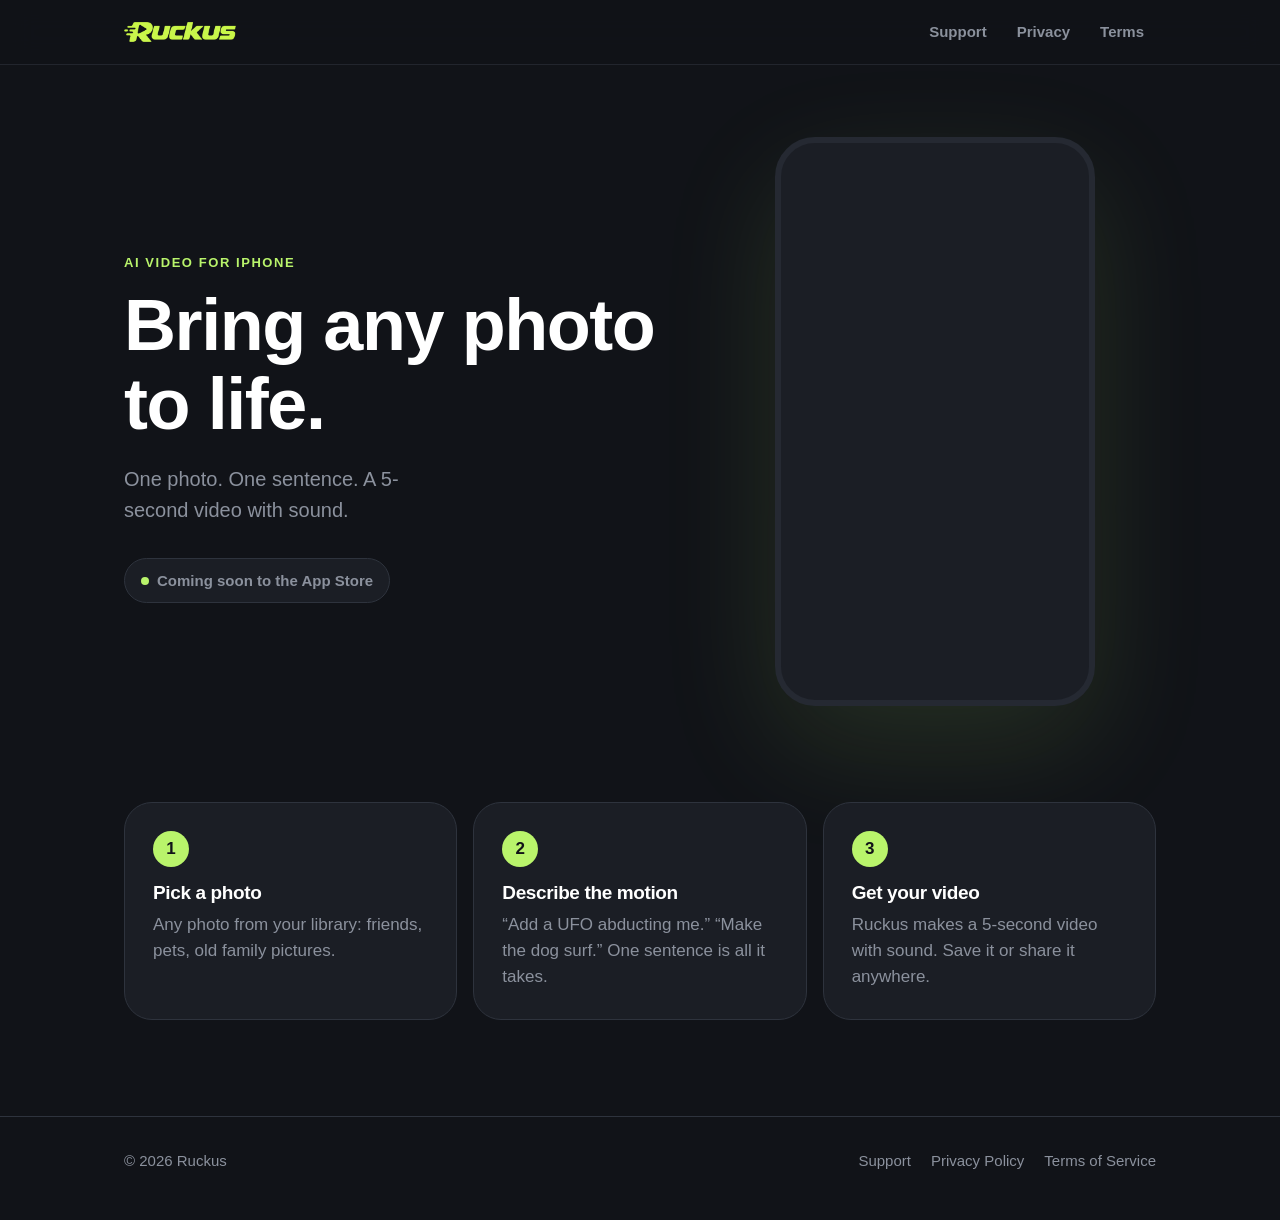
<file: index.html>
<!doctype html>
<html lang="en">
  <head>
    <meta charset="utf-8" />
    <meta name="viewport" content="width=device-width, initial-scale=1" />
    <title>Ruckus: AI Video Generator</title>
    <meta
      name="description"
      content="Ruckus turns any photo into a 5-second AI video with sound. Pick a photo, describe the motion, and watch it come to life."
    />
    <meta name="theme-color" content="#111318" />
    <link rel="icon" type="image/png" href="/assets/favicon.png" />
    <link rel="apple-touch-icon" href="/assets/icon-180.png" />
    <meta property="og:title" content="Ruckus: AI Video Generator" />
    <meta property="og:description" content="Turn any photo into a 5-second AI video with sound." />
    <meta property="og:image" content="https://ruckusapp.ai/assets/icon-512.png" />
    <meta property="og:url" content="https://ruckusapp.ai/" />
    <link rel="stylesheet" href="/assets/site.css" />
  </head>
  <body>
    <header class="site-header">
      <div class="wrap">
        <a class="logo" href="/" aria-label="Ruckus home"><img src="/assets/logo.png" alt="Ruckus" width="112" height="20" /></a>
        <nav class="site-nav" aria-label="Main">
          <a href="/support/">Support</a>
          <a href="/privacy/">Privacy</a>
          <a href="/terms/">Terms</a>
        </nav>
      </div>
    </header>

    <main class="wrap">
      <section class="hero">
        <div>
          <p class="eyebrow">AI video for iPhone</p>
          <h1>Bring any photo to life.</h1>
          <p class="lede muted">One photo. One sentence. A 5-second video with sound.</p>
          <div class="actions">
            <span class="badge"><span class="dot" aria-hidden="true"></span>Coming soon to the App Store</span>
          </div>
        </div>
        <div class="phone">
          <video src="/assets/hero.mp4" autoplay muted loop playsinline preload="metadata" aria-label="A gorilla paddleboarding, made with Ruckus"></video>
        </div>
      </section>

      <section class="steps" aria-label="How Ruckus works">
        <div class="card">
          <span class="num">1</span>
          <h3>Pick a photo</h3>
          <p class="muted">Any photo from your library: friends, pets, old family pictures.</p>
        </div>
        <div class="card">
          <span class="num">2</span>
          <h3>Describe the motion</h3>
          <p class="muted">“Add a UFO abducting me.” “Make the dog surf.” One sentence is all it takes.</p>
        </div>
        <div class="card">
          <span class="num">3</span>
          <h3>Get your video</h3>
          <p class="muted">Ruckus makes a 5-second video with sound. Save it or share it anywhere.</p>
        </div>
      </section>
    </main>

    <footer class="site-footer">
      <div class="wrap">
        <span>© 2026 Ruckus</span>
        <nav aria-label="Footer">
          <a href="/support/">Support</a>
          <a href="/privacy/">Privacy Policy</a>
          <a href="/terms/">Terms of Service</a>
        </nav>
      </div>
    </footer>
  </body>
</html>
</file>
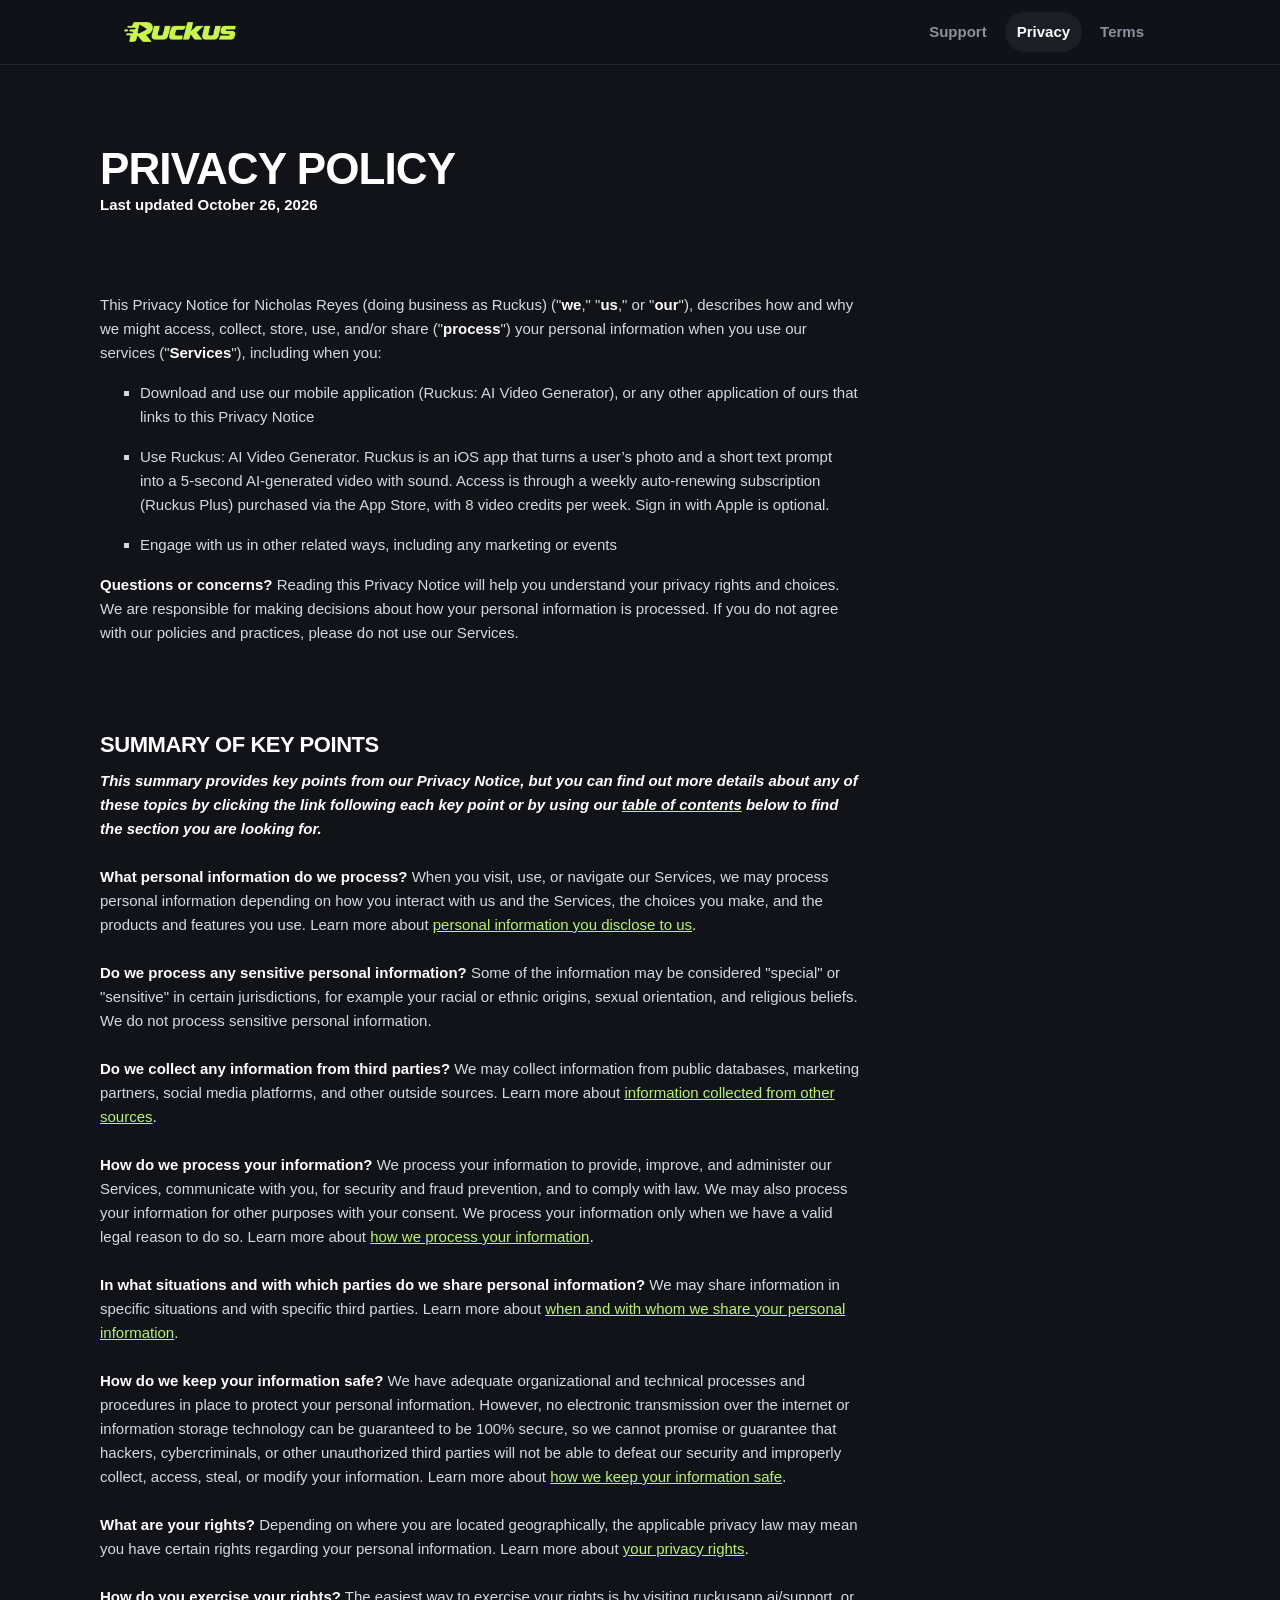
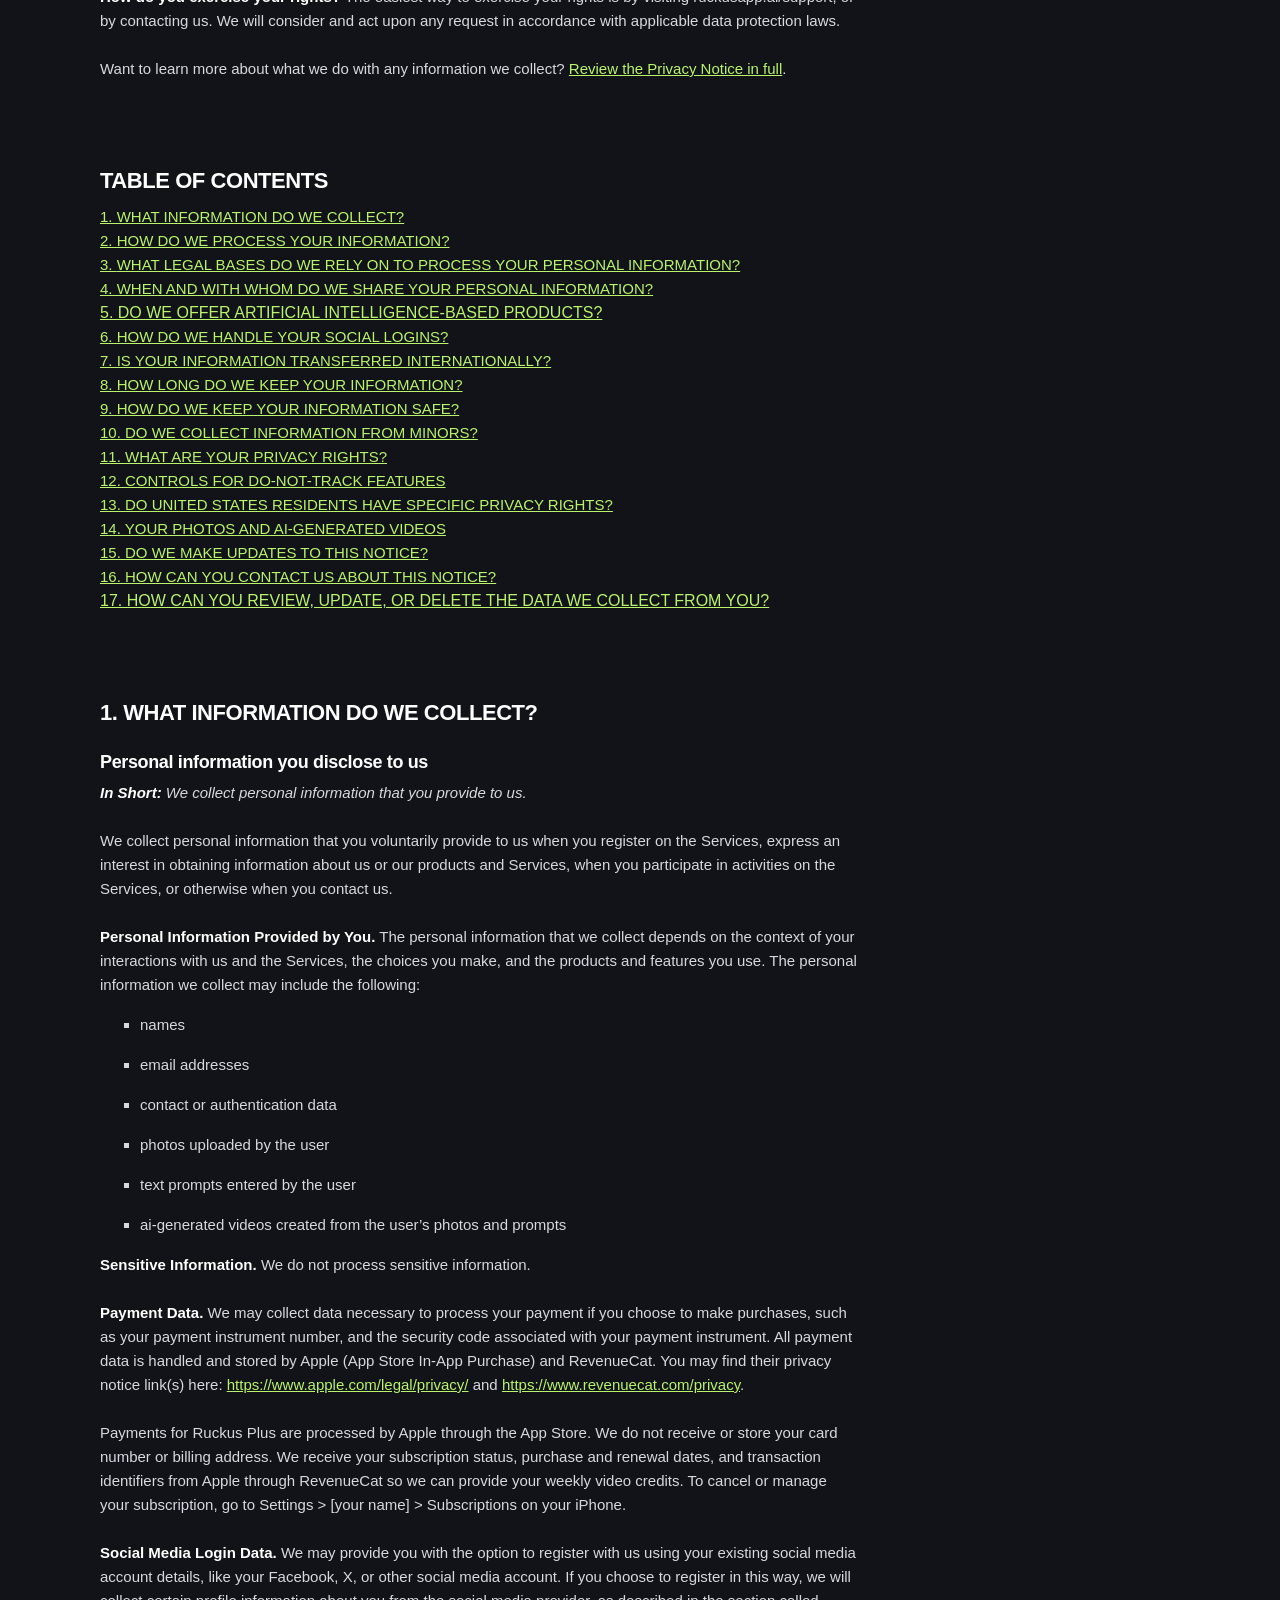
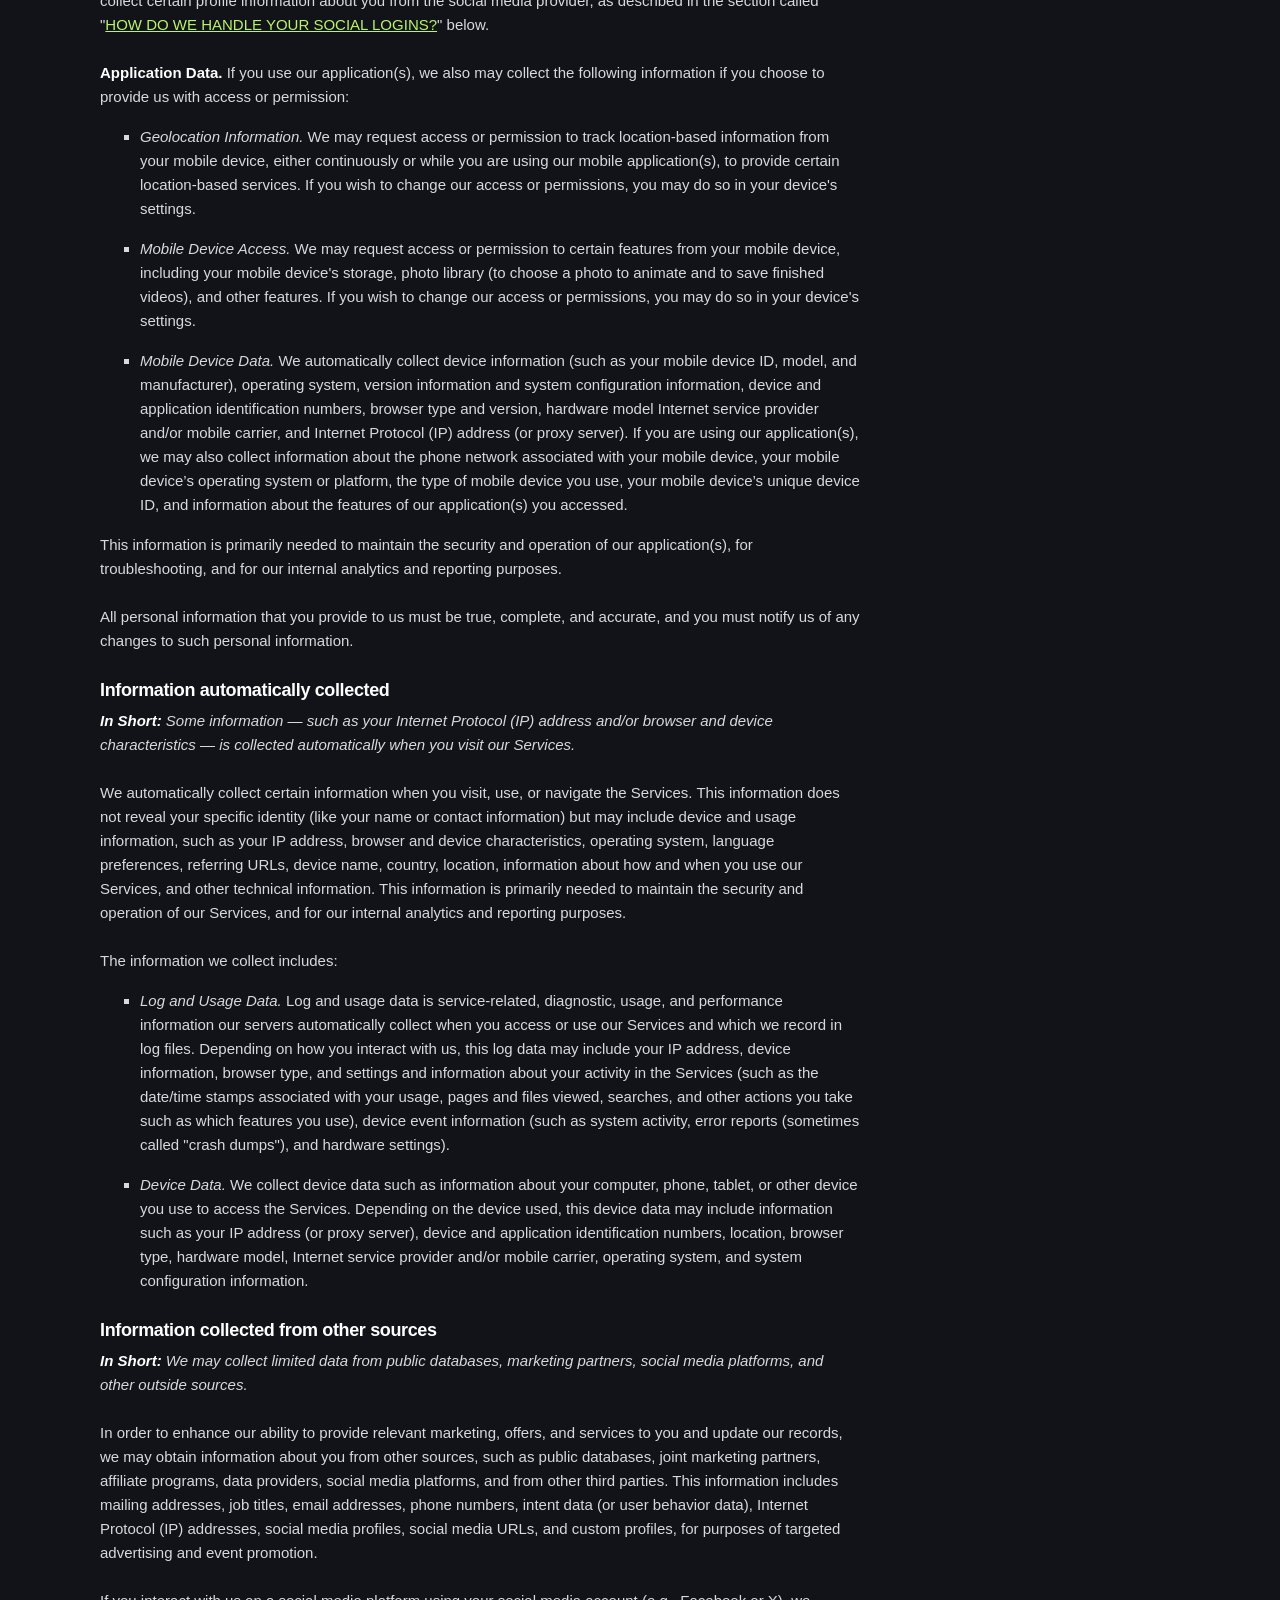
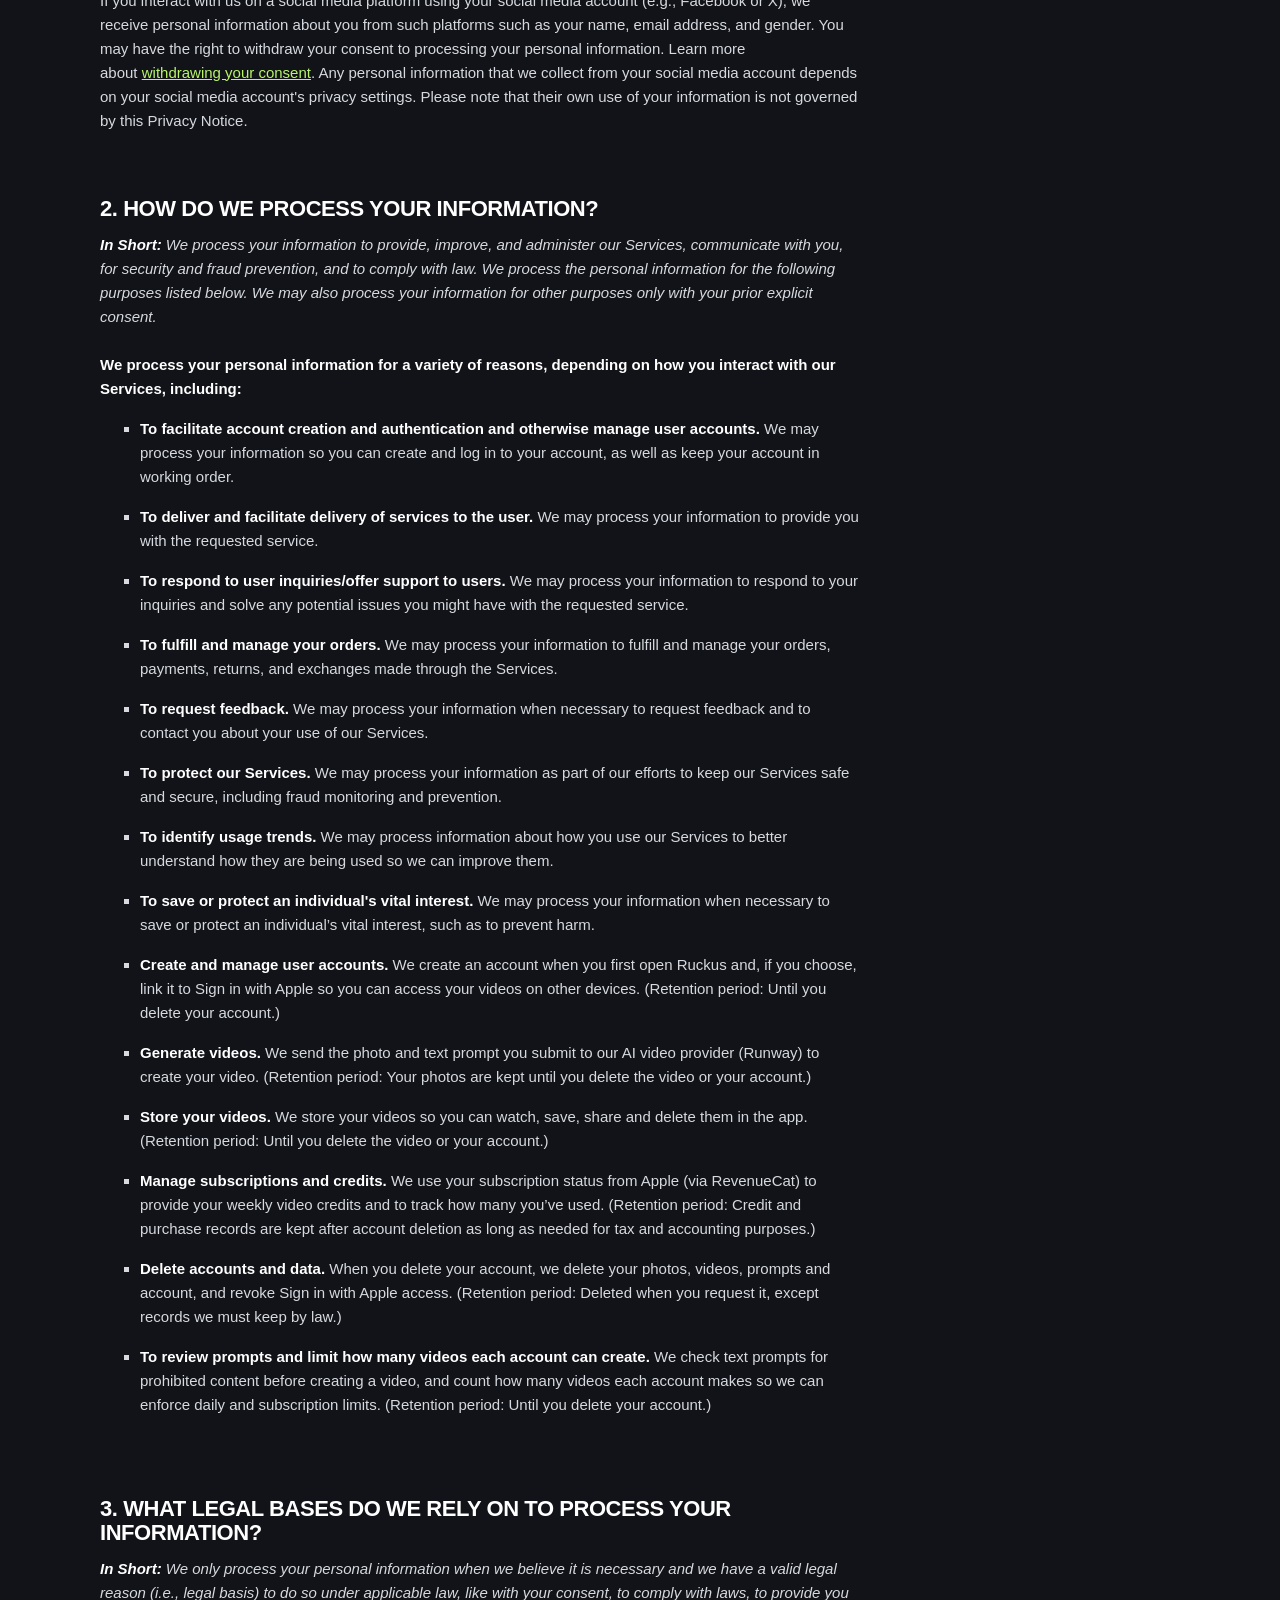
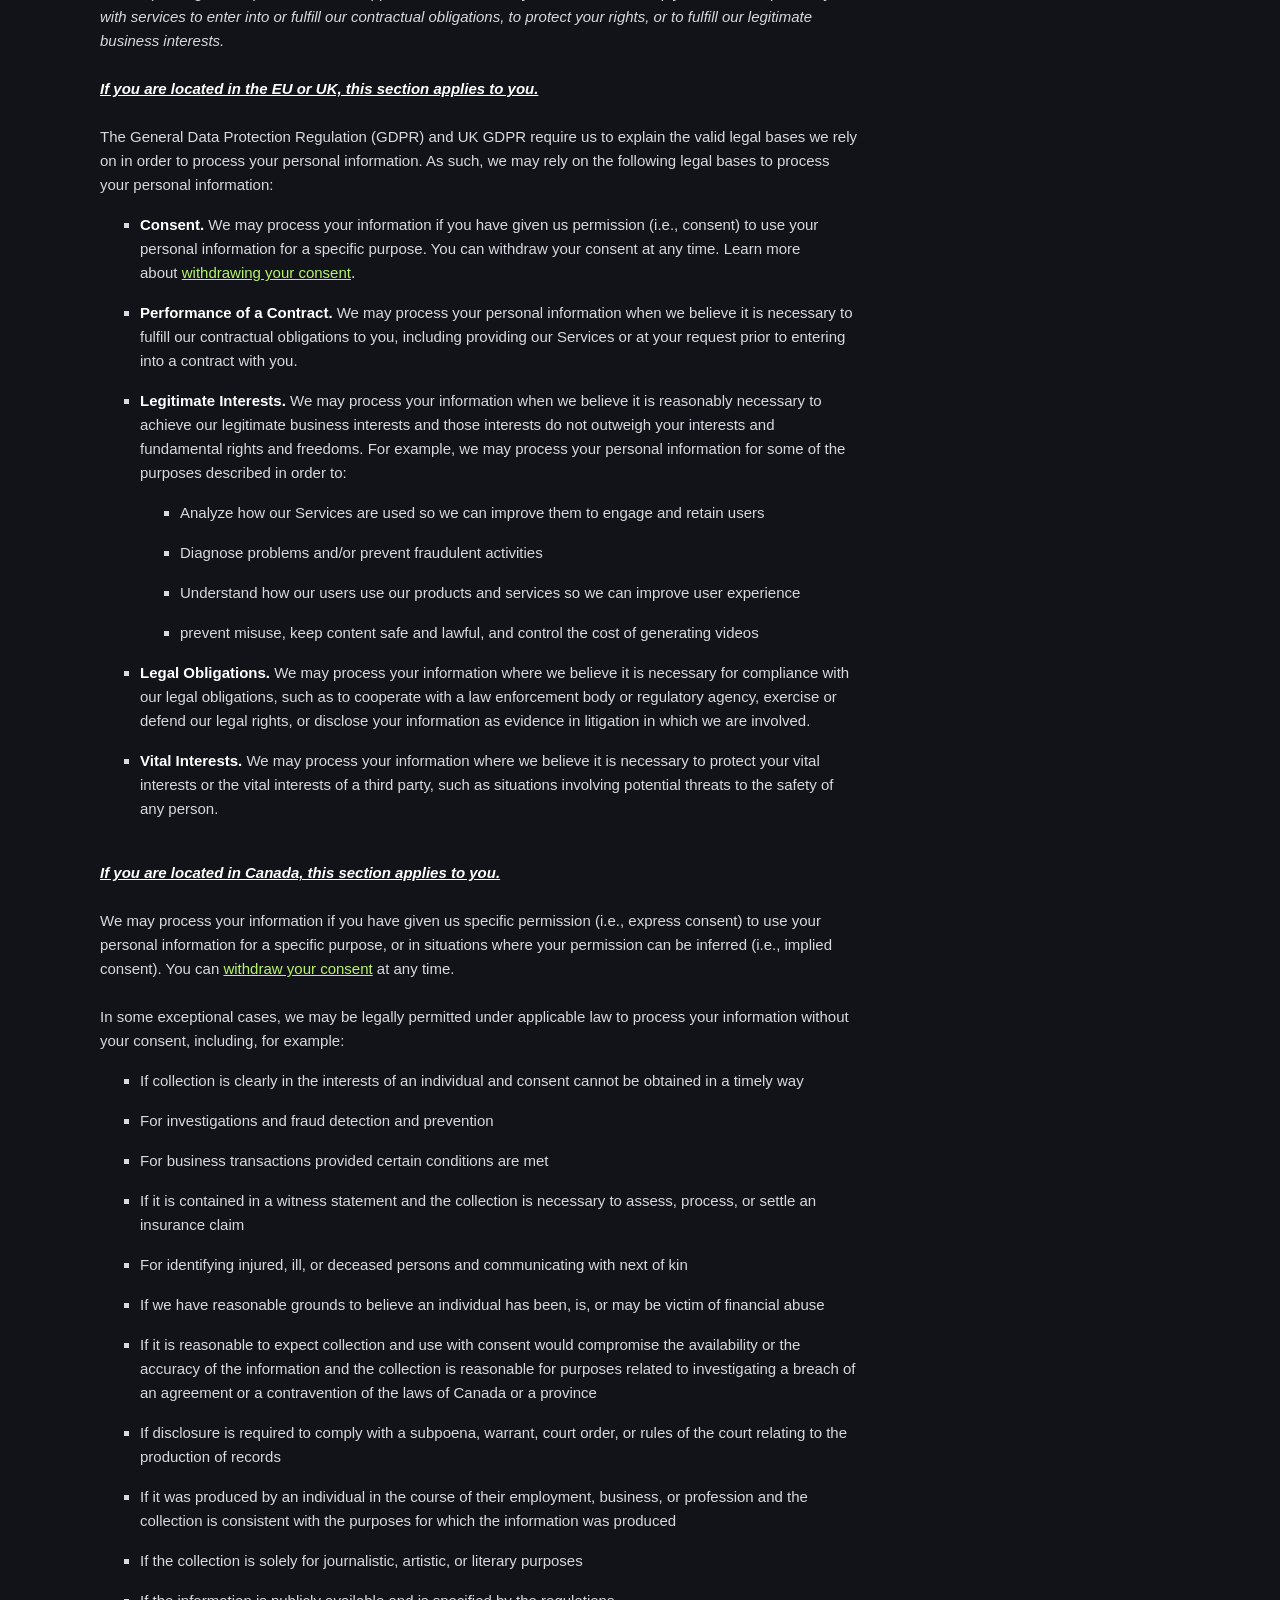
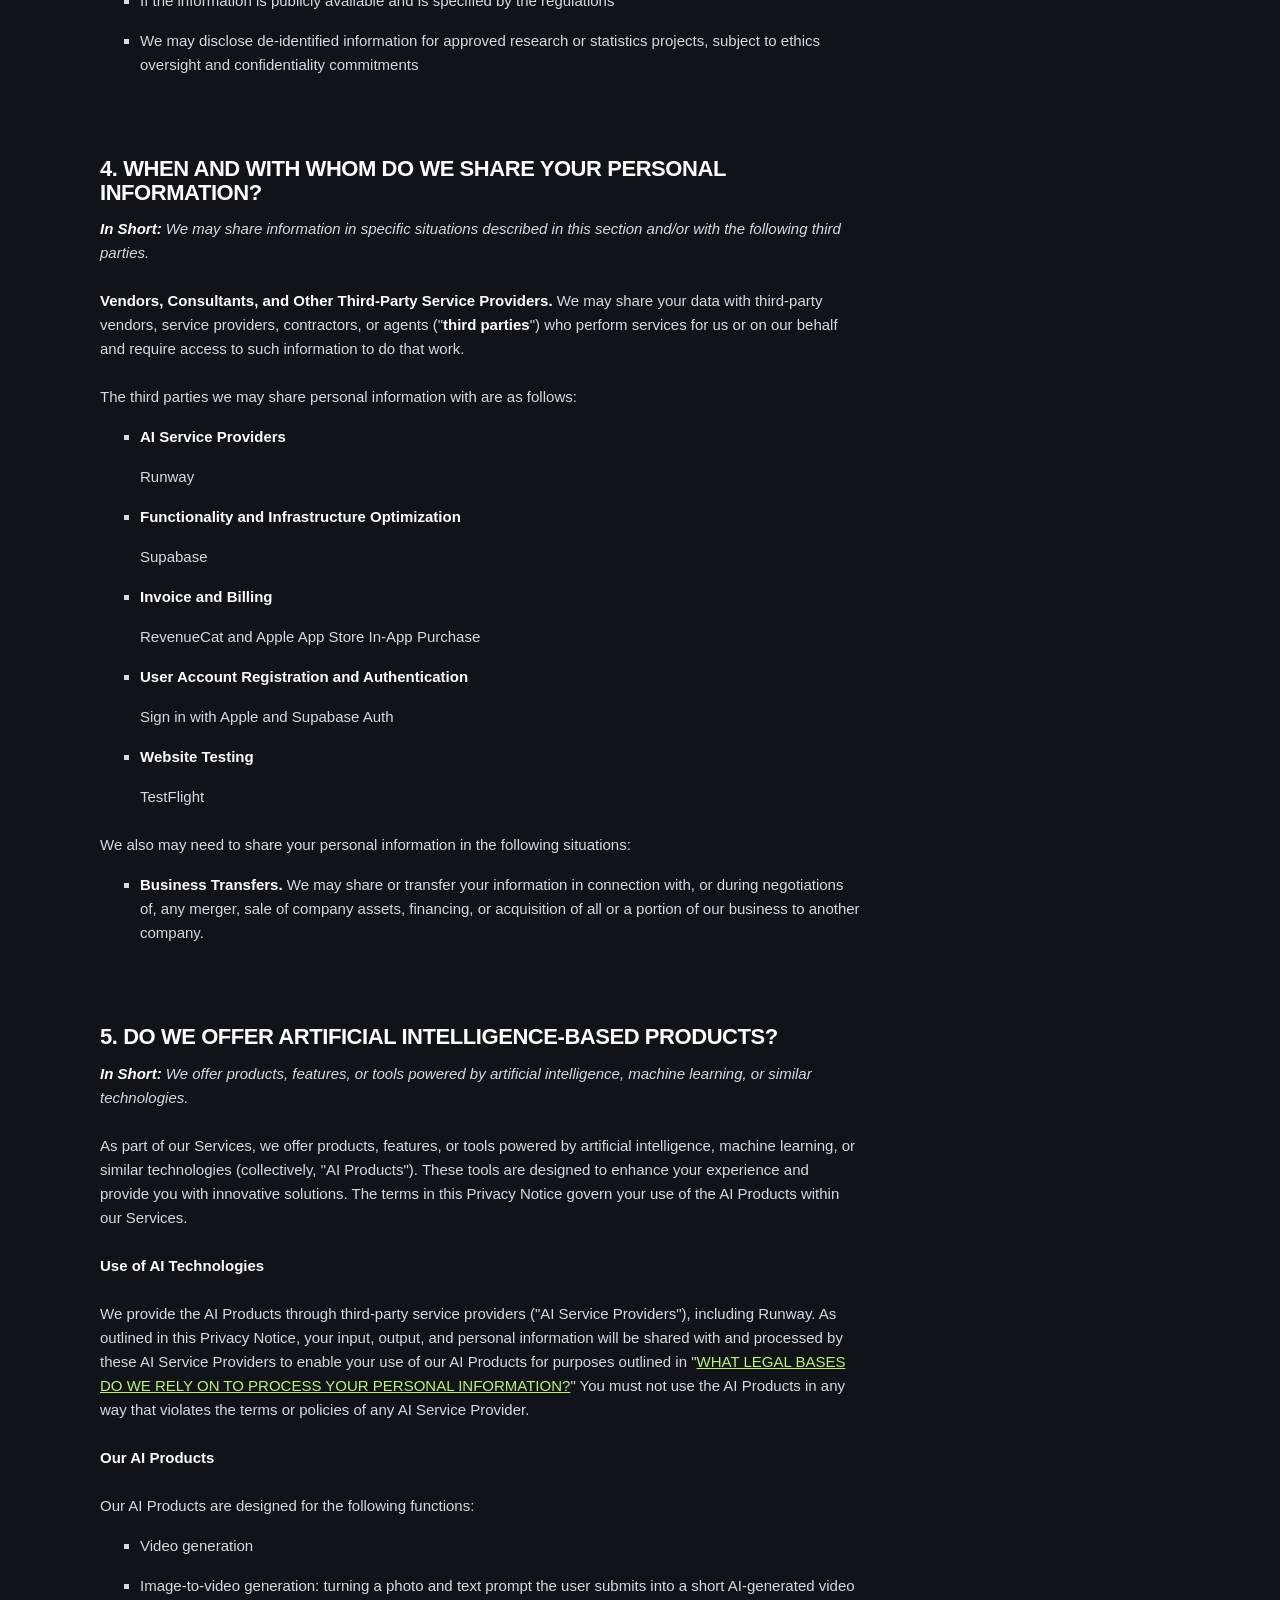
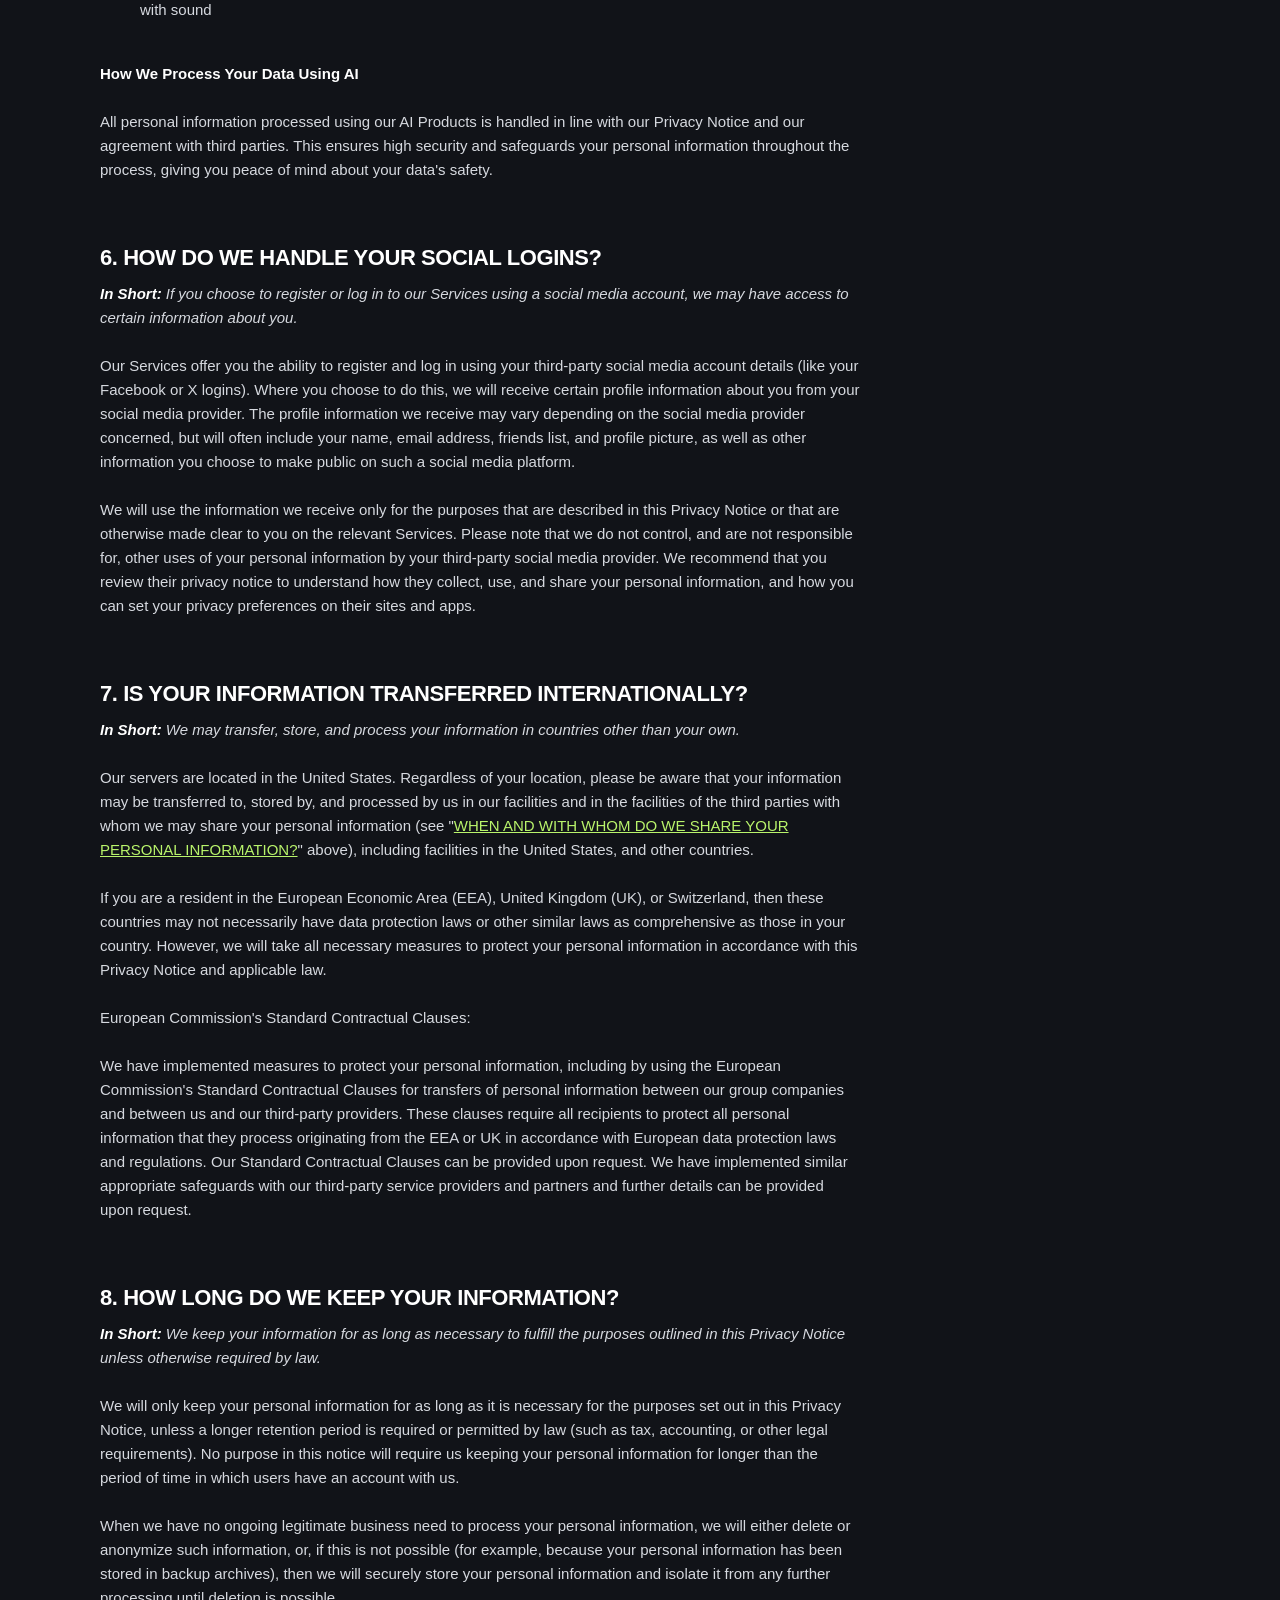
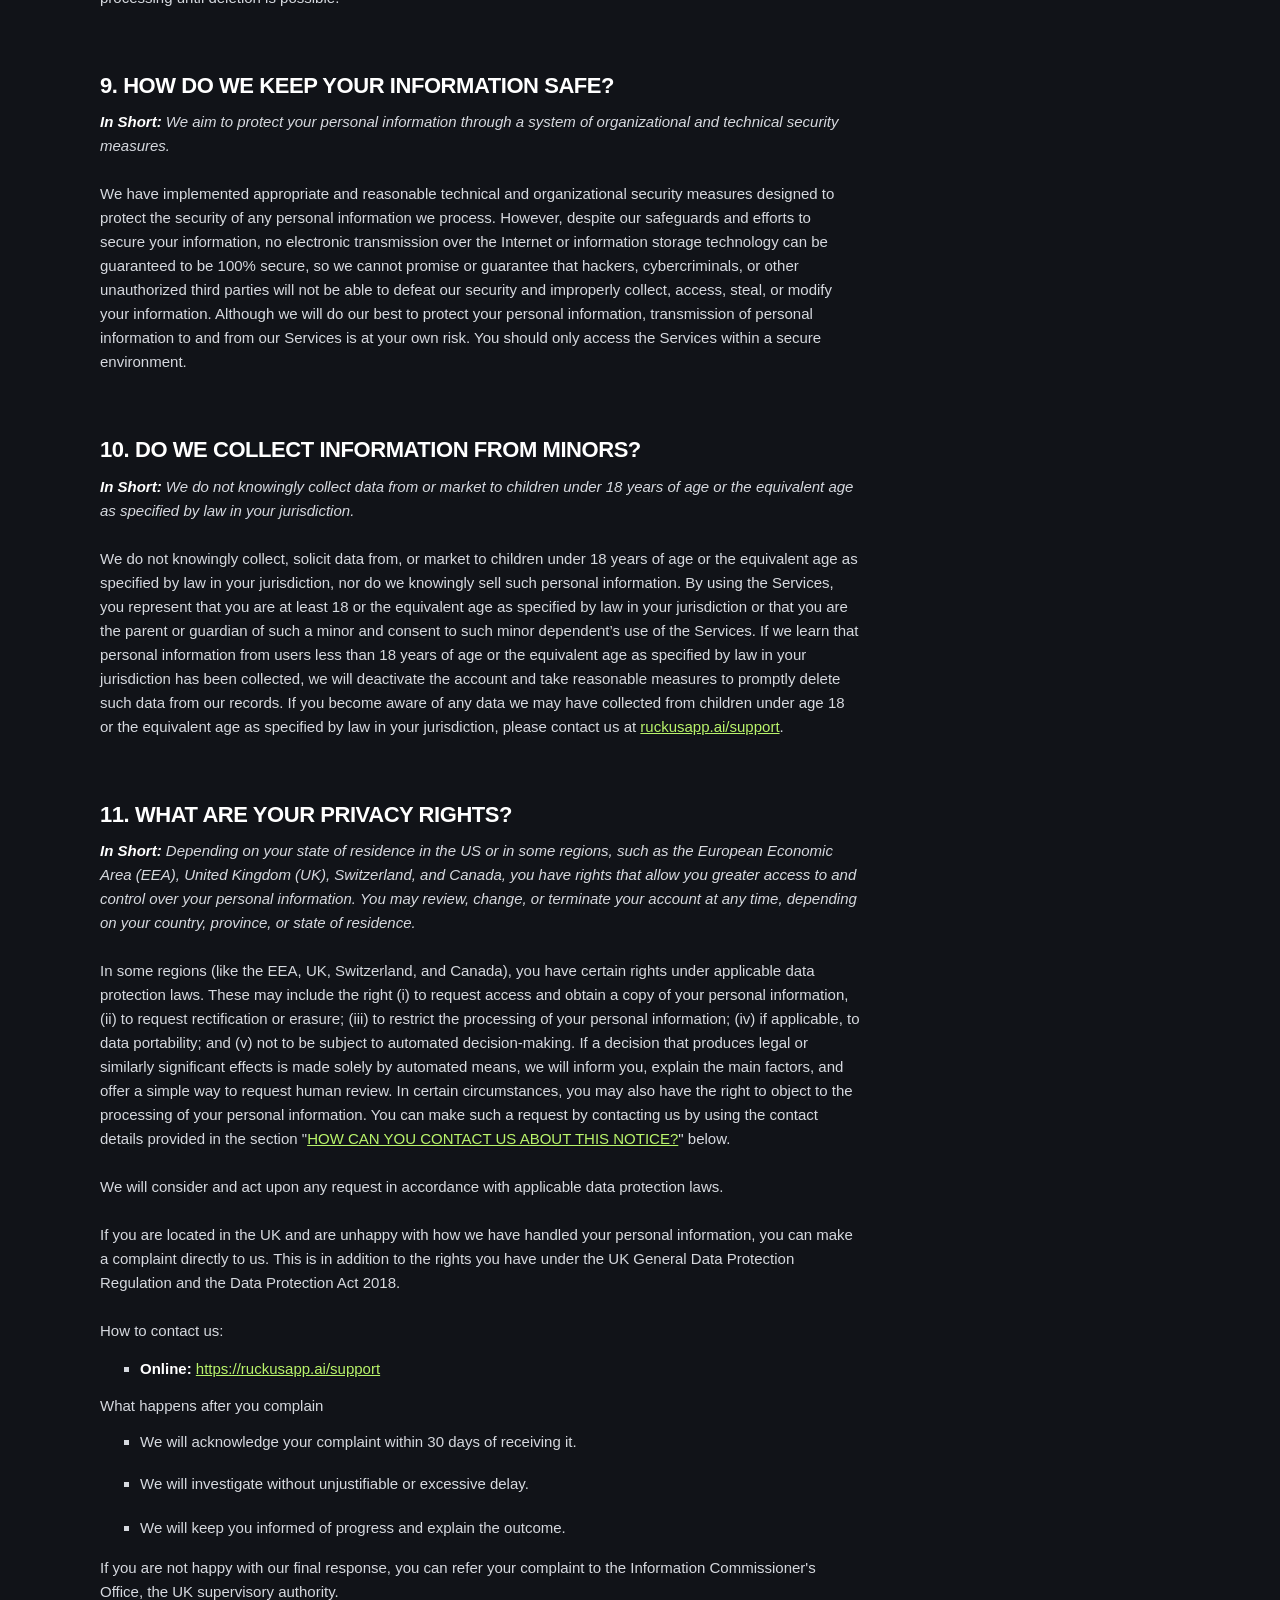
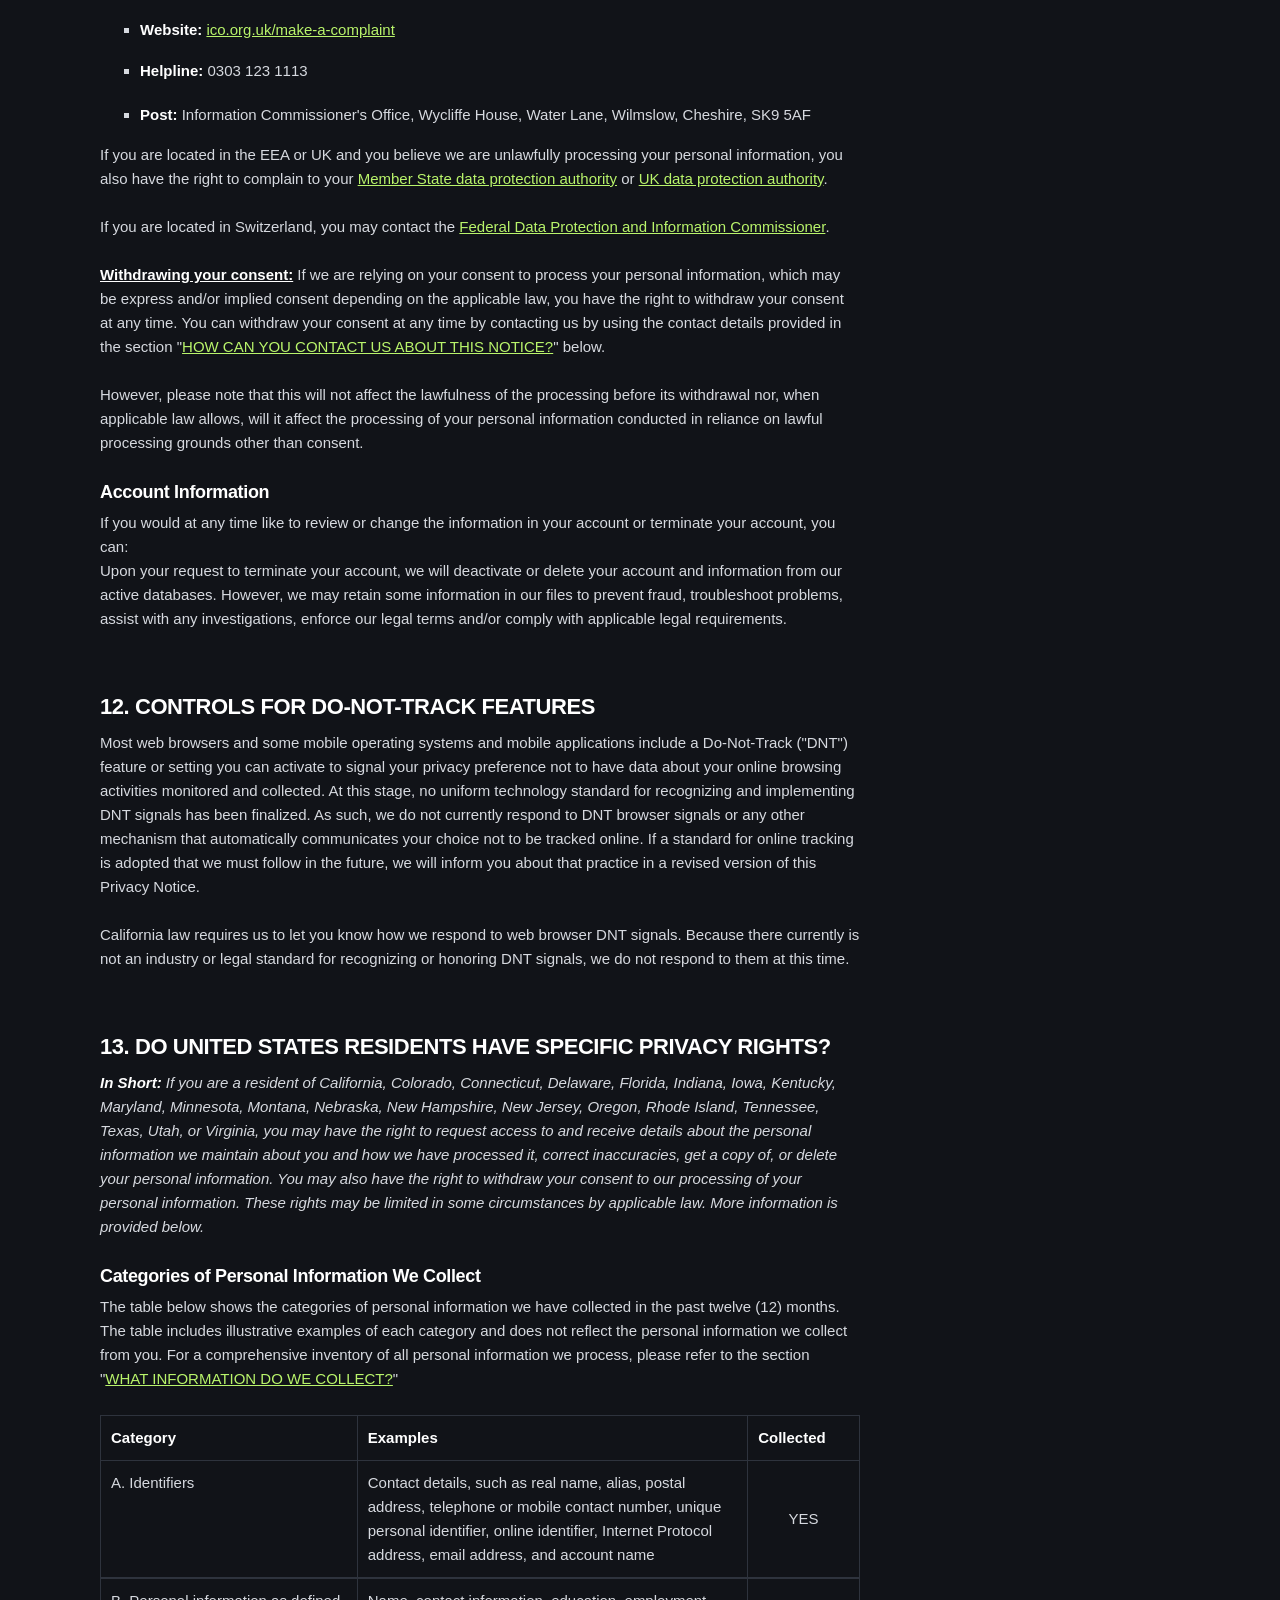
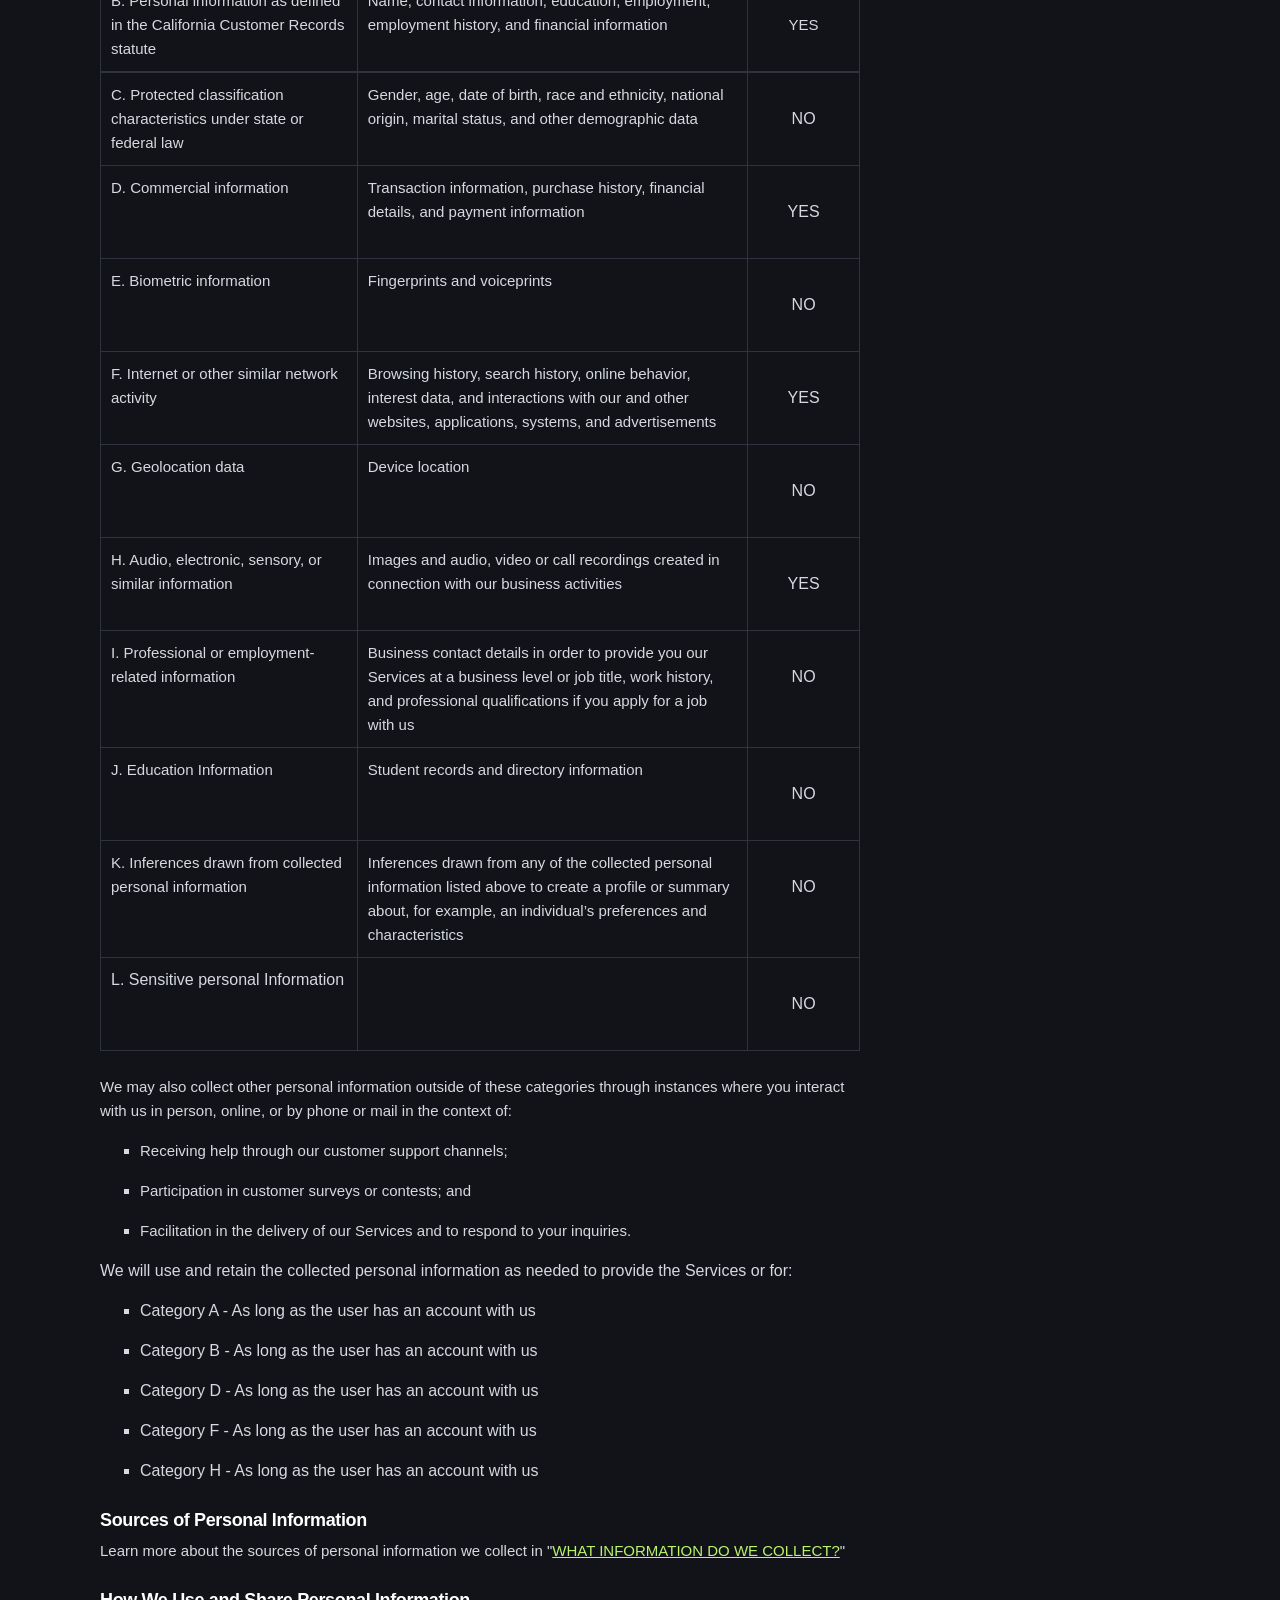
<file: privacy/index.html>
<!doctype html>
<html lang="en">
  <head>
    <meta charset="utf-8" />
    <meta name="viewport" content="width=device-width, initial-scale=1" />
    <title>Privacy Policy | Ruckus</title>
    <meta name="description" content="How Ruckus collects, uses and protects your information." />
    <meta name="theme-color" content="#111318" />
    <link rel="icon" type="image/png" href="/assets/favicon.png" />
    <link rel="apple-touch-icon" href="/assets/icon-180.png" />
    <link rel="stylesheet" href="/assets/site.css" />
  </head>
  <body>
    <header class="site-header">
      <div class="wrap">
        <a class="logo" href="/" aria-label="Ruckus home"><img src="/assets/logo.png" alt="Ruckus" width="112" height="20" /></a>
        <nav class="site-nav" aria-label="Main">
          <a href="/support/">Support</a>
          <a href="/privacy/" aria-current="page">Privacy</a>
          <a href="/terms/">Terms</a>
        </nav>
      </div>
    </header>

    <main class="wrap page">
      <article class="legal narrow">
        <!-- PRIVACY POLICY: generated with Termly. Placeholder blanks (address, email, mail) are
             replaced with the support form; see the website README. -->
<div data-custom-class="body">
      <div><strong><span style="font-size: 26px;"><span data-custom-class="title"><bdt class="block-component"></bdt><bdt class="question"><h1>PRIVACY POLICY</h1></bdt><bdt class="statement-end-if-in-editor"></bdt></span></span></strong></div><div><span style="color: rgb(127, 127, 127);"><strong><span style="font-size: 15px;"><span data-custom-class="subtitle">Last updated <bdt class="question">October 26, 2026</bdt></span></span></strong></span></div><div><br></div><div><br></div><div><br></div><div style="line-height: 1.5;"><span style="color: rgb(127, 127, 127);"><span style="color: rgb(89, 89, 89); font-size: 15px;"><span data-custom-class="body_text">This Privacy Notice for <bdt class="question noTranslate">Nicholas Reyes</bdt><bdt class="block-component"> (doing business as <bdt class="question noTranslate">Ruckus</bdt>)<bdt class="statement-end-if-in-editor"></bdt></bdt> (<bdt class="block-component"></bdt>"<strong>we</strong>," "<strong>us</strong>," or "<strong>our</strong>"<bdt class="statement-end-if-in-editor"></bdt></span><span data-custom-class="body_text">), describes how and why we might access, collect, store, use, and/or share (<bdt class="block-component"></bdt>"<strong>process</strong>"<bdt class="statement-end-if-in-editor"></bdt>) your personal information when you use our services (<bdt class="block-component"></bdt>"<strong>Services</strong>"<bdt class="statement-end-if-in-editor"></bdt>), including when you:</span></span></span><span style="font-size: 15px;"><span style="color: rgb(127, 127, 127);"><span data-custom-class="body_text"><span style="color: rgb(89, 89, 89);"><span data-custom-class="body_text"><bdt class="block-component"></bdt></span></span></span></span></span></span></span></span></li></ul><div><bdt class="block-component"><span style="font-size: 15px;"><span style="font-size: 15px;"><span style="color: rgb(127, 127, 127);"><span data-custom-class="body_text"><span style="color: rgb(89, 89, 89);"><span data-custom-class="body_text"><bdt class="block-component"></bdt></span></span></span></span></span></span></bdt></div><ul><li data-custom-class="body_text" style="line-height: 1.5;"><span style="font-size: 15px; color: rgb(89, 89, 89);"><span style="font-size: 15px; color: rgb(89, 89, 89);"><span data-custom-class="body_text">Download and use<bdt class="block-component"></bdt> our mobile application<bdt class="block-component"></bdt> (<bdt class="question noTranslate">Ruckus: AI Video Generator)<span style="font-size: 15px; color: rgb(89, 89, 89);"><span style="font-size: 15px; color: rgb(89, 89, 89);"><span data-custom-class="body_text"><span style="font-size: 15px;"><span style="color: rgb(89, 89, 89);"><span data-custom-class="body_text"><span style="font-size: 15px;"><span style="color: rgb(89, 89, 89);"><bdt class="statement-end-if-in-editor">,</bdt></span></span></span></span></span></span></span></span></bdt></span><span data-custom-class="body_text"><span style="font-size: 15px;"><span style="color: rgb(89, 89, 89);"><span data-custom-class="body_text"><span style="font-size: 15px;"><span style="color: rgb(89, 89, 89);"><bdt class="statement-end-if-in-editor"><bdt class="block-component"> or any other application of ours that links to this Privacy Notice</bdt></bdt></span></span></span></span></span></span></span></span></li></ul><div style="line-height: 1.5;"><bdt class="block-component"><span style="font-size: 15px;"></span></bdt></div><ul><li data-custom-class="body_text" style="line-height: 1.5;"><span style="font-size: 15px;">Use <bdt class="question noTranslate">Ruckus: AI Video Generator</bdt>. <bdt class="question">Ruckus is an iOS app that turns a user’s photo and a short text prompt into a 5-second AI-generated video with sound. Access is through a weekly auto-renewing subscription (Ruckus Plus) purchased via the App Store, with 8 video credits per week. Sign in with Apple is optional.</bdt></span><bdt class="statement-end-if-in-editor"><span style="font-size: 15px;"></span></bdt></li></ul><div style="line-height: 1.5;"><span style="font-size: 15px;"><span style="color: rgb(127, 127, 127);"><span data-custom-class="body_text"><span style="color: rgb(89, 89, 89);"><span data-custom-class="body_text"><bdt class="block-component"></bdt></span></span></span></span></span></div><ul><li data-custom-class="body_text" style="line-height: 1.5;"><span style="font-size: 15px; color: rgb(89, 89, 89);"><span style="font-size: 15px; color: rgb(89, 89, 89);"><span data-custom-class="body_text">Engage with us in other related ways, including any marketing or events<span style="font-size: 15px;"><span style="color: rgb(89, 89, 89);"><span data-custom-class="body_text"><span style="font-size: 15px;"><span style="color: rgb(89, 89, 89);"><bdt class="statement-end-if-in-editor"></bdt></span></span></span></span></span></span></span></span></li></ul><div style="line-height: 1.5;"><span style="font-size: 15px;"><span style="color: rgb(127, 127, 127);"><span data-custom-class="body_text"><strong>Questions or concerns?&nbsp;</strong>Reading this Privacy Notice will help you understand your privacy rights and choices. We are responsible for making decisions about how your personal information is processed. If you do not agree with our policies and practices, please do not use our Services.<bdt class="block-component"></span></span></span></div><div style="line-height: 1.5;"><br></div><div style="line-height: 1.5;"><br></div><div style="line-height: 1.5;"><strong><span style="font-size: 15px;"><span data-custom-class="heading_1"><h2>SUMMARY OF KEY POINTS</h2></span></span></strong></div><div style="line-height: 1.5;"><span style="font-size: 15px;"><span data-custom-class="body_text"><strong><em>This summary provides key points from our Privacy Notice, but you can find out more details about any of these topics by clicking the link following each key point or by using our&nbsp;</em></strong></span></span><a data-custom-class="link" href="#toc"><span style="color: rgb(0, 58, 250); font-size: 15px;"><span data-custom-class="body_text"><strong><em>table of contents</em></strong></span></span></a><span style="font-size: 15px;"><span data-custom-class="body_text"><strong><em>&nbsp;below to find the section you are looking for.</em></strong></span></span></div><div style="line-height: 1.5;"><br></div><div style="line-height: 1.5;"><span style="font-size: 15px;"><span data-custom-class="body_text"><strong>What personal information do we process?</strong> When you visit, use, or navigate our Services, we may process personal information depending on how you interact with us and the Services, the choices you make, and the products and features you use. Learn more about&nbsp;</span></span><a data-custom-class="link" href="#personalinfo"><span style="color: rgb(0, 58, 250); font-size: 15px;"><span data-custom-class="body_text">personal information you disclose to us</span></span></a><span data-custom-class="body_text">.</span></div><div style="line-height: 1.5;"><br></div><div style="line-height: 1.5;"><span style="font-size: 15px;"><span data-custom-class="body_text"><strong>Do we process any sensitive personal information?&nbsp;</strong>Some of the information may be considered <bdt class="block-component"></bdt>"special" or "sensitive"<bdt class="statement-end-if-in-editor"></bdt> in certain jurisdictions, for example your racial or ethnic origins, sexual orientation, and religious beliefs. <bdt class="block-component"></bdt>We do not process sensitive personal information.<bdt class="else-block"></bdt></span></span></div><div style="line-height: 1.5;"><br></div><div style="line-height: 1.5;"><span style="font-size: 15px;"><span data-custom-class="body_text"><strong>Do we collect any information from third parties?</strong> <bdt class="block-component"></bdt>We may collect information from public databases, marketing partners, social media platforms, and other outside sources. Learn more about&nbsp;</span></span><a data-custom-class="link" href="#othersources"><span style="color: rgb(0, 58, 250); font-size: 15px;"><span data-custom-class="body_text">information collected from other sources</span></span></a><span data-custom-class="body_text">.</span><span style="font-size: 15px;"><span data-custom-class="body_text"><bdt class="statement-end-if-in-editor"></bdt></span></span></div><div style="line-height: 1.5;"><br></div><div style="line-height: 1.5;"><span style="font-size: 15px;"><span data-custom-class="body_text"><strong>How do we process your information?</strong> We process your information to provide, improve, and administer our Services, communicate with you, for security and fraud prevention, and to comply with law. We may also process your information for other purposes with your consent. We process your information only when we have a valid legal reason to do so. Learn more about&nbsp;</span></span><a data-custom-class="link" href="#infouse"><span style="color: rgb(0, 58, 250); font-size: 15px;"><span data-custom-class="body_text">how we process your information</span></span></a><span data-custom-class="body_text">.</span></div><div style="line-height: 1.5;"><br></div><div style="line-height: 1.5;"><span style="font-size: 15px;"><span data-custom-class="body_text"><strong>In what situations and with which <bdt class="block-component"></bdt>parties do we share personal information?</strong> We may share information in specific situations and with specific <bdt class="block-component"></bdt>third parties. Learn more about&nbsp;</span></span><a data-custom-class="link" href="#whoshare"><span style="color: rgb(0, 58, 250); font-size: 15px;"><span data-custom-class="body_text">when and with whom we share your personal information</span></span></a><span style="font-size: 15px;"><span data-custom-class="body_text">.<bdt class="block-component"></bdt></span></span></div><div style="line-height: 1.5;"><br></div><div style="line-height: 1.5;"><span style="font-size: 15px;"><span data-custom-class="body_text"><strong>How do we keep your information safe?</strong> We have adequate <bdt class="block-component"></bdt>organizational<bdt class="statement-end-if-in-editor"></bdt> and technical processes and procedures in place to protect your personal information. However, no electronic transmission over the internet or information storage technology can be guaranteed to be 100% secure, so we cannot promise or guarantee that hackers, cybercriminals, or other <bdt class="block-component"></bdt>unauthorized<bdt class="statement-end-if-in-editor"></bdt> third parties will not be able to defeat our security and improperly collect, access, steal, or modify your information. Learn more about&nbsp;</span></span><a data-custom-class="link" href="#infosafe"><span style="color: rgb(0, 58, 250); font-size: 15px;"><span data-custom-class="body_text">how we keep your information safe</span></span></a><span data-custom-class="body_text">.</span><span style="font-size: 15px;"><span data-custom-class="body_text"><bdt class="statement-end-if-in-editor"></bdt></span></span></div><div style="line-height: 1.5;"><br></div><div style="line-height: 1.5;"><span style="font-size: 15px;"><span data-custom-class="body_text"><strong>What are your rights?</strong> Depending on where you are located geographically, the applicable privacy law may mean you have certain rights regarding your personal information. Learn more about&nbsp;</span></span><a data-custom-class="link" href="#privacyrights"><span style="color: rgb(0, 58, 250); font-size: 15px;"><span data-custom-class="body_text">your privacy rights</span></span></a><span data-custom-class="body_text">.</span></div><div style="line-height: 1.5;"><br></div><div style="line-height: 1.5;"><span style="font-size: 15px;"><span data-custom-class="body_text"><strong>How do you exercise your rights?</strong> The easiest way to exercise your rights is by <bdt class="block-component"></bdt>visiting <span style="color: rgb(0, 58, 250);"><bdt class="question noTranslate">ruckusapp.ai/support</bdt></span><bdt class="else-block"></bdt>, or by contacting us. We will consider and act upon any request in accordance with applicable data protection laws.</span></span></div><div style="line-height: 1.5;"><br></div><div style="line-height: 1.5;"><span style="font-size: 15px;"><span data-custom-class="body_text">Want to learn more about what we do with any information we collect?&nbsp;</span></span><a data-custom-class="link" href="#toc"><span style="color: rgb(0, 58, 250); font-size: 15px;"><span data-custom-class="body_text">Review the Privacy Notice in full</span></span></a><span style="font-size: 15px;"><span data-custom-class="body_text">.</span></span></div><div style="line-height: 1.5;"><br></div><div style="line-height: 1.5;"><br></div><div id="toc" style="line-height: 1.5;"><span style="font-size: 15px;"><span style="color: rgb(127, 127, 127);"><span style="color: rgb(0, 0, 0);"><strong><span data-custom-class="heading_1"><h2>TABLE OF CONTENTS</h2></span></strong></span></span></span></div><div style="line-height: 1.5;"><span style="font-size: 15px;"><a data-custom-class="link" href="#infocollect"><span style="color: rgb(0, 58, 250);">1. WHAT INFORMATION DO WE COLLECT?</span></a></span></div><div style="line-height: 1.5;"><span style="font-size: 15px;"><a data-custom-class="link" href="#infouse"><span style="color: rgb(0, 58, 250);">2. HOW DO WE PROCESS YOUR INFORMATION?<bdt class="block-component"></bdt></span></a></span></div><div style="line-height: 1.5;"><span style="font-size: 15px;"><a data-custom-class="link" href="#legalbases"><span style="color: rgb(0, 58, 250);">3. <span style="font-size: 15px;"><span style="color: rgb(0, 58, 250);">WHAT LEGAL BASES DO WE RELY ON TO PROCESS YOUR PERSONAL INFORMATION?</span></span><bdt class="statement-end-if-in-editor"></bdt></span></a></span></div><div style="line-height: 1.5;"><span style="font-size: 15px;"><span style="color: rgb(0, 58, 250);"><a data-custom-class="link" href="#whoshare">4. WHEN AND WITH WHOM DO WE SHARE YOUR PERSONAL INFORMATION?</a></span><span data-custom-class="body_text"><bdt class="block-component"></bdt></a><span style="color: rgb(127, 127, 127);"><span style="color: rgb(89, 89, 89);"><span data-custom-class="body_text"><span style="color: rgb(89, 89, 89);"><bdt class="block-component"></bdt></span></span></span></span><bdt class="block-component"></bdt></span></div><div style="line-height: 1.5;"><a data-custom-class="link" href="#ai"><span style="color: rgb (0, 58, 250);">5. DO WE OFFER ARTIFICIAL INTELLIGENCE-BASED PRODUCTS?</span></a><span style="font-size: 15px;"><bdt class="statement-end-if-in-editor"></bdt></span></div><div style="line-height: 1.5;"><span style="font-size: 15px;"><span style="color: rgb(127, 127, 127);"><span style="color: rgb(89, 89, 89);"><span data-custom-class="body_text"><span style="color: rgb(89, 89, 89);"><span style="color: rgb(89, 89, 89);"><span style="color: rgb(89, 89, 89);"><bdt class="block-component"></bdt></span></span></span></span></span></span></span></div><div style="line-height: 1.5;"><span style="font-size: 15px;"><a data-custom-class="link" href="#sociallogins"><span style="color: rgb(0, 58, 250);"><span style="color: rgb(0, 58, 250);"><span style="color: rgb(0, 58, 250);">6. HOW DO WE HANDLE YOUR SOCIAL LOGINS?</span></span></span></a><span style="color: rgb(127, 127, 127);"><span style="color: rgb(89, 89, 89);"><span data-custom-class="body_text"><span style="color: rgb(89, 89, 89);"><span style="color: rgb(89, 89, 89);"><span style="color: rgb(89, 89, 89);"><bdt class="statement-end-if-in-editor"></bdt></span></span> <bdt class="block-component"></bdt></span></span></span></span></span></div><div style="line-height: 1.5;"><span style="font-size: 15px;"><a data-custom-class="link" href="#intltransfers"><span style="color: rgb(0, 58, 250);">7. IS YOUR INFORMATION TRANSFERRED INTERNATIONALLY?</span></a><span style="color: rgb(127, 127, 127);"><span style="color: rgb(89, 89, 89);"><span data-custom-class="body_text"><span style="color: rgb(89, 89, 89);"><bdt class="statement-end-if-in-editor"></bdt></span></span></span></span></span></div><div style="line-height: 1.5;"><span style="font-size: 15px;"><a data-custom-class="link" href="#inforetain"><span style="color: rgb(0, 58, 250);">8. HOW LONG DO WE KEEP YOUR INFORMATION?</span></a><span style="color: rgb(127, 127, 127);"><span style="color: rgb(89, 89, 89);"><span data-custom-class="body_text"><span style="color: rgb(89, 89, 89);"><span style="color: rgb(89, 89, 89);"><bdt class="block-component"></bdt></span></span></span></span></span></span></div><div style="line-height: 1.5;"><span style="font-size: 15px;"><a data-custom-class="link" href="#infosafe"><span style="color: rgb(0, 58, 250);">9. HOW DO WE KEEP YOUR INFORMATION SAFE?</span></a><span style="color: rgb(127, 127, 127);"><span style="color: rgb(89, 89, 89);"><span data-custom-class="body_text"><span style="color: rgb(89, 89, 89);"><bdt class="statement-end-if-in-editor"></bdt><bdt class="block-component"></bdt></span></span></span></span></span></div><div style="line-height: 1.5;"><span style="font-size: 15px;"><a data-custom-class="link" href="#infominors"><span style="color: rgb(0, 58, 250);">10. DO WE COLLECT INFORMATION FROM MINORS?</span></a><span style="color: rgb(127, 127, 127);"><span style="color: rgb(89, 89, 89);"><span data-custom-class="body_text"><span style="color: rgb(89, 89, 89);"><bdt class="statement-end-if-in-editor"></bdt></span></span></span></span></span></div><div style="line-height: 1.5;"><span style="font-size: 15px;"><span style="color: rgb(0, 58, 250);"><a data-custom-class="link" href="#privacyrights">11. WHAT ARE YOUR PRIVACY RIGHTS?</a></span></span></div><div style="line-height: 1.5;"><span style="font-size: 15px;"><a data-custom-class="link" href="#DNT"><span style="color: rgb(0, 58, 250);">12. CONTROLS FOR DO-NOT-TRACK FEATURES<bdt class="block-component"></bdt></span></a></span></div><div style="line-height: 1.5;"><span style="font-size: 15px;"><a data-custom-class="link" href="#uslaws"><span style="color: rgb(0, 58, 250);">13. DO UNITED STATES RESIDENTS HAVE SPECIFIC PRIVACY RIGHTS?</span></a></span><bdt class="block-component"><span style="font-size: 15px;"><span data-custom-class="body_text"></span></bdt></span></div><div style="line-height: 1.5;"><bdt class="block-component"><span style="font-size: 15px;"></span></bdt></div><div style="line-height: 1.5;"><span style="color: rgb(0, 58, 250); font-size: 15px;"><a data-custom-class="link" href="#clausea">14. YOUR PHOTOS AND AI-GENERATED VIDEOS</a><bdt class="statement-end-if-in-editor"></bdt><bdt class="block-component"></bdt><bdt class="block-component"></bdt><bdt class="block-component"></bdt><bdt class="block-component"></bdt><bdt class="block-component"></bdt><bdt class="block-component"></bdt><bdt class="block-component"></bdt><bdt class="block-component"></bdt><bdt class="block-component"></span></bdt></div><div style="line-height: 1.5;"><span style="font-size: 15px;"><a data-custom-class="link" href="#policyupdates"><span style="color: rgb(0, 58, 250);">15. DO WE MAKE UPDATES TO THIS NOTICE?</span></a></span></div><div style="line-height: 1.5;"><a data-custom-class="link" href="#contact"><span style="color: rgb(0, 58, 250); font-size: 15px;">16. HOW CAN YOU CONTACT US ABOUT THIS NOTICE?</span></a></div><div style="line-height: 1.5;"><a data-custom-class="link" href="#request"><span style="color: rgb(0, 58, 250);">17. HOW CAN YOU REVIEW, UPDATE, OR DELETE THE DATA WE COLLECT FROM YOU?</span></a></div><div style="line-height: 1.5;"><br></div><div style="line-height: 1.5;"><br></div><div id="infocollect" style="line-height: 1.5;"><span style="color: rgb(0, 0, 0);"><span style="color: rgb(0, 0, 0); font-size: 15px;"><span style="font-size: 15px; color: rgb(0, 0, 0);"><span style="font-size: 15px; color: rgb(0, 0, 0);"><span id="control" style="color: rgb(0, 0, 0);"><strong><span data-custom-class="heading_1"><h2>1. WHAT INFORMATION DO WE COLLECT?</h2></span></strong></span></span></span></span></span><span data-custom-class="heading_2" id="personalinfo" style="color: rgb(0, 0, 0);"><span style="font-size: 15px;"><strong><h3>Personal information you disclose to us</h3></strong></span></span><span style="color: rgb(127, 127, 127);"><span style="color: rgb(89, 89, 89); font-size: 15px;"><span data-custom-class="body_text"><span style="font-size: 15px; color: rgb(89, 89, 89);"><span style="font-size: 15px; color: rgb(89, 89, 89);"><span data-custom-class="body_text"><strong><em>In Short:</em></strong></span></span></span></span><span data-custom-class="body_text"><span style="font-size: 15px; color: rgb(89, 89, 89);"><span style="font-size: 15px; color: rgb(89, 89, 89);"><span data-custom-class="body_text"><strong><em>&nbsp;</em></strong><em>We collect personal information that you provide to us.</em></span></span></span></span></span></span></div><div style="line-height: 1.5;"><br></div><div style="line-height: 1.5;"><span style="font-size: 15px; color: rgb(89, 89, 89);"><span style="font-size: 15px; color: rgb(89, 89, 89);"><span data-custom-class="body_text">We collect personal information that you voluntarily provide to us when you <span style="font-size: 15px;"><bdt class="block-component"></bdt></span>register on the Services,&nbsp;</span><span style="font-size: 15px;"><span data-custom-class="body_text"><span style="font-size: 15px;"><bdt class="statement-end-if-in-editor"></bdt></span></span><span data-custom-class="body_text">express an interest in obtaining information about us or our products and Services, when you participate in activities on the Services, or otherwise when you contact us.</span></span></span></span></div><div style="line-height: 1.5;"><br></div><div style="line-height: 1.5;"><span style="font-size: 15px; color: rgb(89, 89, 89);"><span style="font-size: 15px; color: rgb(89, 89, 89);"><span data-custom-class="body_text"><span style="font-size: 15px;"><bdt class="block-component"></bdt></span></span></span></span></div><div style="line-height: 1.5;"><span style="font-size: 15px; color: rgb(89, 89, 89);"><span style="font-size: 15px; color: rgb(89, 89, 89);"><span data-custom-class="body_text"><strong>Personal Information Provided by You.</strong> The personal information that we collect depends on the context of your interactions with us and the Services, the choices you make, and the products and features you use. The personal information we collect may include the following:<span style="font-size: 15px;"><span data-custom-class="body_text"><bdt class="forloop-component"></bdt></span></span></span></span></span></div><ul><li data-custom-class="body_text" style="line-height: 1.5;"><span style="font-size: 15px; color: rgb(89, 89, 89);"><span style="font-size: 15px; color: rgb(89, 89, 89);"><span data-custom-class="body_text"><span style="font-size: 15px;"><span data-custom-class="body_text"><bdt class="question">names</bdt></span></span></span></span></span></li></ul><div style="line-height: 1.5;"><span style="font-size: 15px; color: rgb(89, 89, 89);"><span style="font-size: 15px; color: rgb(89, 89, 89);"><span data-custom-class="body_text"><span style="font-size: 15px;"><span data-custom-class="body_text"><bdt class="forloop-component"></bdt></span></span></span></span></span></div><ul><li data-custom-class="body_text" style="line-height: 1.5;"><span style="font-size: 15px; color: rgb(89, 89, 89);"><span style="font-size: 15px; color: rgb(89, 89, 89);"><span data-custom-class="body_text"><span style="font-size: 15px;"><span data-custom-class="body_text"><bdt class="question">email addresses</bdt></span></span></span></span></span></li></ul><div style="line-height: 1.5;"><span style="font-size: 15px; color: rgb(89, 89, 89);"><span style="font-size: 15px; color: rgb(89, 89, 89);"><span data-custom-class="body_text"><span style="font-size: 15px;"><span data-custom-class="body_text"><bdt class="forloop-component"></bdt></span></span></span></span></span></div><ul><li data-custom-class="body_text" style="line-height: 1.5;"><span style="font-size: 15px; color: rgb(89, 89, 89);"><span style="font-size: 15px; color: rgb(89, 89, 89);"><span data-custom-class="body_text"><span style="font-size: 15px;"><span data-custom-class="body_text"><bdt class="question">contact or authentication data</bdt></span></span></span></span></span></li></ul><div style="line-height: 1.5;"><span style="font-size: 15px; color: rgb(89, 89, 89);"><span style="font-size: 15px; color: rgb(89, 89, 89);"><span data-custom-class="body_text"><span style="font-size: 15px;"><span data-custom-class="body_text"><bdt class="forloop-component"></bdt></span></span></span></span></span></div><ul><li data-custom-class="body_text" style="line-height: 1.5;"><span style="font-size: 15px; color: rgb(89, 89, 89);"><span style="font-size: 15px; color: rgb(89, 89, 89);"><span data-custom-class="body_text"><span style="font-size: 15px;"><span data-custom-class="body_text"><bdt class="question">photos uploaded by the user</bdt></span></span></span></span></span></li></ul><div style="line-height: 1.5;"><span style="font-size: 15px; color: rgb(89, 89, 89);"><span style="font-size: 15px; color: rgb(89, 89, 89);"><span data-custom-class="body_text"><span style="font-size: 15px;"><span data-custom-class="body_text"><bdt class="forloop-component"></bdt></span></span></span></span></span></div><ul><li data-custom-class="body_text" style="line-height: 1.5;"><span style="font-size: 15px; color: rgb(89, 89, 89);"><span style="font-size: 15px; color: rgb(89, 89, 89);"><span data-custom-class="body_text"><span style="font-size: 15px;"><span data-custom-class="body_text"><bdt class="question">text prompts entered by the user</bdt></span></span></span></span></span></li></ul><div style="line-height: 1.5;"><span style="font-size: 15px; color: rgb(89, 89, 89);"><span style="font-size: 15px; color: rgb(89, 89, 89);"><span data-custom-class="body_text"><span style="font-size: 15px;"><span data-custom-class="body_text"><bdt class="forloop-component"></bdt></span></span></span></span></span></div><ul><li data-custom-class="body_text" style="line-height: 1.5;"><span style="font-size: 15px; color: rgb(89, 89, 89);"><span style="font-size: 15px; color: rgb(89, 89, 89);"><span data-custom-class="body_text"><span style="font-size: 15px;"><span data-custom-class="body_text"><bdt class="question">ai-generated videos created from the user’s photos and prompts</bdt></span></span></span></span></span></li></ul><div style="line-height: 1.5;"><span style="font-size: 15px; color: rgb(89, 89, 89);"><span style="font-size: 15px; color: rgb(89, 89, 89);"><span data-custom-class="body_text"><span style="font-size: 15px;"><span data-custom-class="body_text"><bdt class="forloop-component"></bdt></span><span data-custom-class="body_text"><bdt class="statement-end-if-in-editor"></bdt></span></span></span></span></span></div><div id="sensitiveinfo" style="line-height: 1.5;"><span style="font-size: 15px;"><span data-custom-class="body_text"><strong>Sensitive Information.</strong> <bdt class="block-component"></bdt>We do not process sensitive information.</span></span></div><div style="line-height: 1.5;"><br></div><div style="line-height: 1.5;"><span style="font-size: 15px;"><span data-custom-class="body_text"><bdt class="else-block"></bdt></span></span><span style="font-size: 15px; color: rgb(89, 89, 89);"><span style="font-size: 15px; color: rgb(89, 89, 89);"><span data-custom-class="body_text"><span style="font-size: 15px;"><span data-custom-class="body_text"><bdt class="block-component"></bdt></span></span></span></span></span></div><div style="line-height: 1.5;"><span style="font-size: 15px; color: rgb(89, 89, 89);"><span style="font-size: 15px; color: rgb(89, 89, 89);"><span data-custom-class="body_text"><strong>Payment Data.</strong> We may collect data necessary to process your payment if you choose to make purchases, such as your payment instrument number, and the security code associated with your payment instrument. All payment data is handled and stored by<bdt class="forloop-component"></bdt><span style="font-size: 15px; color: rgb(89, 89, 89);"><span style="font-size: 15px; color: rgb(89, 89, 89);"><span data-custom-class="body_text"><span style="font-size: 15px;"><span data-custom-class="body_text"><bdt class="block-component"></bdt></span></span></span></span></span> <bdt class="question noTranslate">Apple (App Store In-App Purchase)</bdt><span style="font-size: 15px; color: rgb(89, 89, 89);"><span style="font-size: 15px; color: rgb(89, 89, 89);"><span data-custom-class="body_text"><span style="font-size: 15px; color: rgb(89, 89, 89);"><span style="font-size: 15px; color: rgb(89, 89, 89);"><span data-custom-class="body_text"><span style="font-size: 15px;"><span data-custom-class="body_text"><bdt class="block-component"></bdt></span></span></span><span data-custom-class="body_text"><span style="font-size: 15px;"><span style="color: rgb(89, 89, 89);"><span data-custom-class="body_text"><span style="font-size: 15px;"><span style="color: rgb(89, 89, 89);"><span data-custom-class="body_text"><span style="color: rgb(89, 89, 89);"><span style="font-size: 15px;"><span data-custom-class="body_text"><bdt class="forloop-component"></bdt><span style="font-size: 15px; color: rgb(89, 89, 89);"><span style="font-size: 15px; color: rgb(89, 89, 89);"><span data-custom-class="body_text"><span style="font-size: 15px;"><span data-custom-class="body_text"><bdt class="block-component"></bdt> and <span style="font-size: 15px; color: rgb(89, 89, 89);"><span style="font-size: 15px; color: rgb(89, 89, 89);"><span data-custom-class="body_text"><bdt class="question noTranslate">RevenueCat</bdt></span><span data-custom-class="body_text"><span style="font-size: 15px;"><span data-custom-class="body_text"><bdt class="statement-end-if-in-editor"></bdt></span></span></span><span data-custom-class="body_text"><span style="font-size: 15px;"><span style="color: rgb(89, 89, 89);"><span data-custom-class="body_text"><span style="font-size: 15px;"><span style="color: rgb(89, 89, 89);"><span data-custom-class="body_text"><span style="color: rgb(89, 89, 89);"><span style="font-size: 15px;"><span data-custom-class="body_text"><bdt class="forloop-component"></bdt></span></span></span></span></span></span></span></span></span></span></span></span>. You may find their privacy notice link(s) here:<span style="font-size: 15px; color: rgb(89, 89, 89);"><span style="font-size: 15px; color: rgb(89, 89, 89);"><span data-custom-class="body_text"><bdt class="forloop-component"></bdt><span style="font-size: 15px; color: rgb(89, 89, 89);"><span style="font-size: 15px; color: rgb(89, 89, 89);"><span data-custom-class="body_text"><span style="font-size: 15px;"><span data-custom-class="body_text"><bdt class="block-component"></bdt></span></span></span></span></span></span></span></span> <span style="color: rgb(0, 58, 250);"><bdt class="question noTranslate"><a target="_blank" data-custom-class="link" href="https://www.apple.com/legal/privacy/">https://www.apple.com/legal/privacy/</a></bdt></span><span style="font-size: 15px; color: rgb(89, 89, 89);"><span style="font-size: 15px; color: rgb(89, 89, 89);"><span data-custom-class="body_text"><span style="font-size: 15px; color: rgb(89, 89, 89);"><span style="font-size: 15px; color: rgb(89, 89, 89);"><span data-custom-class="body_text"><span style="font-size: 15px; color: rgb(89, 89, 89);"><span style="font-size: 15px; color: rgb(89, 89, 89);"><span data-custom-class="body_text"><span style="font-size: 15px;"><span data-custom-class="body_text"><bdt class="block-component"></bdt></span></span></span></span></span></span></span></span><bdt class="forloop-component"></bdt><span style="font-size: 15px; color: rgb(89, 89, 89);"><span style="font-size: 15px; color: rgb(89, 89, 89);"><span data-custom-class="body_text"><span style="font-size: 15px;"><span data-custom-class="body_text"><bdt class="block-component"></bdt> and <span style="font-size: 15px; color: rgb(0, 58, 250);"><span style="font-size: 15px; color: rgb(0, 58, 250);"><span data-custom-class="body_text"><bdt class="question noTranslate"><a target="_blank" data-custom-class="link" href="https://www.revenuecat.com/privacy">https://www.revenuecat.com/privacy</a></bdt></span><span data-custom-class="body_text"><span style="font-size: 15px; color: rgb(89, 89, 89);"><span style="font-size: 15px; color: rgb(89, 89, 89);"><span data-custom-class="body_text"><span style="font-size: 15px;"><span data-custom-class="body_text"><bdt class="statement-end-if-in-editor"></bdt></span></span></span></span></span></span></span></span><bdt class="forloop-component"></bdt><span style="font-size: 15px;"><span data-custom-class="body_text">.<bdt class="block-component"></bdt></span></span></span></span></span></div><div style="line-height: 1.5;"><br></div><div style="line-height: 1.5;"><span style="font-size: 15px; color: rgb(89, 89, 89);"><span style="font-size: 15px; color: rgb(89, 89, 89);"><span data-custom-class="body_text"><span style="font-size: 15px;"><span data-custom-class="body_text"><bdt class="question">Payments for Ruckus Plus are processed by Apple through the App Store. We do not receive or store your card number or billing address. We receive your subscription status, purchase and renewal dates, and transaction identifiers from Apple through RevenueCat so we can provide your weekly video credits. To cancel or manage your subscription, go to Settings &gt; [your name] &gt; Subscriptions on your iPhone.</bdt><bdt class="statement-end-if-in-editor"></bdt></span></span></span></span></span></div><div style="line-height: 1.5;"><br></div><div style="line-height: 1.5;"><span style="font-size: 15px; color: rgb(89, 89, 89);"><span style="font-size: 15px; color: rgb(89, 89, 89);"><span data-custom-class="body_text"><span style="font-size: 15px;"><span data-custom-class="body_text"><bdt class="statement-end-if-in-editor"><bdt class="block-component"></bdt></bdt></span></span></span></span></span></div><div style="line-height: 1.5;"><span style="font-size: 15px; color: rgb(89, 89, 89);"><span style="font-size: 15px; color: rgb(89, 89, 89);"><span data-custom-class="body_text"><strong>Social Media Login Data.&nbsp;</strong>We may provide you with the option to register with us using your existing social media account details, like your Facebook, X, or other social media account. If you choose to register in this way, we will collect certain profile information about you from the social media provider, as described in the section called <bdt class="block-component"></bdt>"<bdt class="statement-end-if-in-editor"></bdt><span style="font-size: 15px;"><span data-custom-class="body_text"><span style="font-size: 15px;"><span style="color: rgb(0, 58, 250);"><a data-custom-class="link" href="#sociallogins">HOW DO WE HANDLE YOUR SOCIAL LOGINS?</a></span></span></span></span><bdt class="block-component"></bdt>"<bdt class="statement-end-if-in-editor"></bdt> below.</span></span></span></div><div style="line-height: 1.5;"><br></div><div style="line-height: 1.5;"><span style="font-size: 15px; color: rgb(89, 89, 89);"><span style="font-size: 15px; color: rgb(89, 89, 89);"><span data-custom-class="body_text"><span style="font-size: 15px;"><bdt class="statement-end-if-in-editor"><bdt class="statement-end-if-in-editor"></bdt></bdt></span></span></span></span><bdt class="block-component"><bdt class="block-component"></bdt></bdt></div><div style="line-height: 1.5;"><span data-custom-class="body_text"><span style="font-size: 15px;"><strong>Application Data.</strong> If you use our application(s), we also may collect the following information if you choose to provide us with access or permission:<bdt class="block-component"></bdt></span></span></div><ul><li data-custom-class="body_text" style="line-height: 1.5;"><span data-custom-class="body_text"><span style="font-size: 15px;"><em>Geolocation Information.</em> We may request access or permission to track location-based information from your mobile device, either continuously or while you are using our mobile application(s), to provide certain location-based services. If you wish to change our access or permissions, you may do so in your device's settings.<bdt class="statement-end-if-in-editor"></bdt></span></span></li></ul><div style="line-height: 1.5;"><bdt class="block-component"><span style="font-size: 15px;"><span data-custom-class="body_text"></span></span></bdt></div><ul><li data-custom-class="body_text" style="line-height: 1.5;"><span style="font-size: 15px;"><span data-custom-class="body_text"><em>Mobile Device Access.</em> We may request access or permission to certain features from your mobile device, including your mobile device's <bdt class="forloop-component"></bdt><bdt class="question">storage</bdt>, <bdt class="forloop-component"></bdt><bdt class="question">photo library (to choose a photo to animate and to save finished videos)</bdt>, <bdt class="forloop-component"></bdt>and other features. If you wish to change our access or permissions, you may do so in your device's settings.<bdt class="statement-end-if-in-editor"></bdt></span></span></li></ul><div style="line-height: 1.5;"><bdt class="block-component"><span style="font-size: 15px;"><span data-custom-class="body_text"></span></span></bdt></div><ul><li data-custom-class="body_text" style="line-height: 1.5;"><span style="font-size: 15px;"><span data-custom-class="body_text"><em>Mobile Device Data.</em> We automatically collect device information (such as your mobile device ID, model, and manufacturer), operating system, version information and system configuration information, device and application identification numbers, browser type and version, hardware model Internet service provider and/or mobile carrier, and Internet Protocol (IP) address (or proxy server). If you are using our application(s), we may also collect information about the phone network associated with your mobile device, your mobile device’s operating system or platform, the type of mobile device you use, your mobile device’s unique device ID, and information about the features of our application(s) you accessed.<bdt class="statement-end-if-in-editor"></bdt></span></span></li></ul><div style="line-height: 1.5;"><bdt class="block-component"><span style="font-size: 15px;"><span data-custom-class="body_text"></bdt></span></span></li></ul><div style="line-height: 1.5;"><span style="font-size: 15px;"><span data-custom-class="body_text">This information is primarily needed to maintain the security and operation of our application(s), for troubleshooting, and for our internal analytics and reporting purposes.</span></span></div><div style="line-height: 1.5;"><br></div><div style="line-height: 1.5;"><bdt class="statement-end-if-in-editor"><span style="font-size: 15px;"><span data-custom-class="body_text"></span></span></bdt></div><div style="line-height: 1.5;"><span style="font-size: 15px; color: rgb(89, 89, 89);"><span style="font-size: 15px; color: rgb(89, 89, 89);"><span data-custom-class="body_text">All personal information that you provide to us must be true, complete, and accurate, and you must notify us of any changes to such personal information.</span></span></span></div><div style="line-height: 1.5;"><span style="font-size: 15px; color: rgb(89, 89, 89);"><span style="font-size: 15px; color: rgb(89, 89, 89);"><span data-custom-class="body_text"><bdt class="block-component"></bdt></span></span></span><span data-custom-class="heading_2" style="color: rgb(0, 0, 0);"><span style="font-size: 15px;"><strong><h3>Information automatically collected</h3></strong></span></span><span style="color: rgb(127, 127, 127);"><span style="color: rgb(89, 89, 89); font-size: 15px;"><span data-custom-class="body_text"><span style="font-size: 15px; color: rgb(89, 89, 89);"><span style="font-size: 15px; color: rgb(89, 89, 89);"><span data-custom-class="body_text"><strong><em>In Short:</em></strong></span></span></span></span><span data-custom-class="body_text"><span style="font-size: 15px; color: rgb(89, 89, 89);"><span style="font-size: 15px; color: rgb(89, 89, 89);"><span data-custom-class="body_text"><strong><em>&nbsp;</em></strong><em>Some information — such as your Internet Protocol (IP) address and/or browser and device characteristics — is collected automatically when you visit our Services.</em></span></span></span></span></span></span></div><div style="line-height: 1.5;"><br></div><div style="line-height: 1.5;"><span style="font-size: 15px; color: rgb(89, 89, 89);"><span style="font-size: 15px; color: rgb(89, 89, 89);"><span data-custom-class="body_text">We automatically collect certain information when you visit, use, or navigate the Services. This information does not reveal your specific identity (like your name or contact information) but may include device and usage information, such as your IP address, browser and device characteristics, operating system, language preferences, referring URLs, device name, country, location, information about how and when you use our Services, and other technical information. This information is primarily needed to maintain the security and operation of our Services, and for our internal analytics and reporting purposes.</span></span></span></div><div style="line-height: 1.5;"><br></div><div style="line-height: 1.5;"><span style="font-size: 15px; color: rgb(89, 89, 89);"><span style="font-size: 15px; color: rgb(89, 89, 89);"><span data-custom-class="body_text"><bdt class="block-component"></span></bdt></span><span data-custom-class="body_text"><bdt class="block-component"></bdt></span></span></span></div><div style="line-height: 1.5;"><span style="font-size: 15px; color: rgb(89, 89, 89);"><span style="font-size: 15px; color: rgb(89, 89, 89);"><span data-custom-class="body_text">The information we collect includes:<bdt class="block-component"></bdt></span></span></span></div><ul><li data-custom-class="body_text" style="line-height: 1.5;"><span style="font-size: 15px; color: rgb(89, 89, 89);"><span style="font-size: 15px; color: rgb(89, 89, 89);"><span data-custom-class="body_text"><em>Log and Usage Data.</em> Log and usage data is service-related, diagnostic, usage, and performance information our servers automatically collect when you access or use our Services and which we record in log files. Depending on how you interact with us, this log data may include your IP address, device information, browser type, and settings and information about your activity in the Services<span style="font-size: 15px;">&nbsp;</span>(such as the date/time stamps associated with your usage, pages and files viewed, searches, and other actions you take such as which features you use), device event information (such as system activity, error reports (sometimes called <bdt class="block-component"></bdt>"crash dumps"<bdt class="statement-end-if-in-editor"></bdt>), and hardware settings).<span style="font-size: 15px;"><span style="color: rgb(89, 89, 89);"><span data-custom-class="body_text"><span style="font-size: 15px;"><span style="color: rgb(89, 89, 89);"><bdt class="statement-end-if-in-editor"></bdt></span></span></span></span></span></span></span></span></li></ul><div style="line-height: 1.5;"><bdt class="block-component"><span style="font-size: 15px;"><span data-custom-class="body_text"></span></span></bdt></div><ul><li data-custom-class="body_text" style="line-height: 1.5;"><span style="font-size: 15px; color: rgb(89, 89, 89);"><span style="font-size: 15px; color: rgb(89, 89, 89);"><span data-custom-class="body_text"><em>Device Data.</em> We collect device data such as information about your computer, phone, tablet, or other device you use to access the Services. Depending on the device used, this device data may include information such as your IP address (or proxy server), device and application identification numbers, location, browser type, hardware model, Internet service provider and/or mobile carrier, operating system, and system configuration information.<span style="font-size: 15px;"><span style="color: rgb(89, 89, 89);"><span data-custom-class="body_text"><span style="font-size: 15px;"><span style="color: rgb(89, 89, 89);"><bdt class="statement-end-if-in-editor"></bdt></span></span></span></span></span></span></span></span></li></ul><div style="line-height: 1.5;"><bdt class="block-component"><span style="font-size: 15px;"><span data-custom-class="body_text"></bdt></span></span></span></span></span></span></span></span></li></ul><div><bdt class="block-component"><span style="font-size: 15px;"></bdt></bdt><bdt class="statement-end-if-in-editor"></bdt></bdt></span></span></span><bdt class="block-component"><span style="font-size: 15px;"></span></bdt><span style="font-size: 15px; color: rgb(89, 89, 89);"><span style="font-size: 15px; color: rgb(89, 89, 89);"><span data-custom-class="body_text"><span style="color: rgb(89, 89, 89); font-size: 15px;"><span data-custom-class="body_text"><span style="color: rgb(89, 89, 89); font-size: 15px;"><span data-custom-class="body_text"><bdt class="statement-end-if-in-editor"><bdt class="block-component"></bdt></bdt></span></span></span></span></span></span></span><span data-custom-class="heading_2" id="othersources" style="color: rgb(0, 0, 0);"><span style="font-size: 15px;"><strong><h3>Information collected from other sources</h3></strong></span></span><span style="color: rgb(127, 127, 127);"><span style="color: rgb(89, 89, 89); font-size: 15px;"><span data-custom-class="body_text"><span style="font-size: 15px; color: rgb(89, 89, 89);"><span style="font-size: 15px; color: rgb(89, 89, 89);"><span data-custom-class="body_text"><strong><em>In Short:&nbsp;</em></strong><em>We may collect limited data from public databases, marketing partners, <span style="color: rgb(89, 89, 89);"><span style="font-size: 15px;"><em><span data-custom-class="body_text"><bdt class="block-component"></bdt>social media platforms, <bdt class="statement-end-if-in-editor"></bdt></span></em></span></span>and other outside sources.</em></span></span></span></span></span></span></div><div style="line-height: 1.5;"><br></div><div style="line-height: 1.5;"><span style="font-size: 15px; color: rgb(89, 89, 89);"><span style="font-size: 15px; color: rgb(89, 89, 89);"><span data-custom-class="body_text">In order to enhance our ability to provide relevant marketing, offers, and services to you and update our records, we may obtain information about you from other sources, such as public databases, joint marketing partners, affiliate programs, data providers,<span style="color: rgb(89, 89, 89);"><span style="font-size: 15px;"><span data-custom-class="body_text"><bdt class="block-component"></bdt> social media platforms,<bdt class="statement-end-if-in-editor"></bdt></span></span>&nbsp;</span>and from other third parties. This information includes mailing addresses, job titles, email addresses, phone numbers, intent data (or user <bdt class="block-component"></bdt>behavior<bdt class="statement-end-if-in-editor"></bdt> data), Internet Protocol (IP) addresses, social media profiles, social media URLs, and custom profiles, for purposes of targeted advertising and event promotion.<span style="color: rgb(89, 89, 89);"><span style="font-size: 15px;"><span data-custom-class="body_text"><span style="color: rgb(89, 89, 89);"><span style="font-size: 15px;"><span data-custom-class="body_text"><bdt class="block-component"></bdt></span></span></span></span></span></span></span></span></span></div><div style="line-height: 1.5;"><br></div><div style="line-height: 1.5;"><span style="font-size: 15px; color: rgb(89, 89, 89);"><span style="font-size: 15px; color: rgb(89, 89, 89);"><span data-custom-class="body_text"><span style="color: rgb(89, 89, 89);"><span style="font-size: 15px;"><span data-custom-class="body_text">If you interact with us on a social media platform using your social media account (e.g.<bdt class="block-component"></bdt>,<bdt class="statement-end-if-in-editor"></bdt> Facebook or X), we receive personal information about you from such platforms such as your name, email address, and gender. You may have the right to withdraw your consent to processing your personal information. Learn more about&nbsp;</span></span></span></span></span></span><a data-custom-class="link" href="#withdrawconsent"><span style="font-size: 15px; color: rgb(0, 58, 250);"><span style="font-size: 15px; color: rgb(0, 58, 250);"><span data-custom-class="body_text"><span style="color: rgb(0, 58, 250);"><span style="font-size: 15px;"><span data-custom-class="body_text">withdrawing your consent</span></span></span></span></span></span></a><span style="font-size: 15px; color: rgb(89, 89, 89);"><span style="font-size: 15px; color: rgb(89, 89, 89);"><span data-custom-class="body_text"><span style="color: rgb(89, 89, 89);"><span style="font-size: 15px;"><span data-custom-class="body_text">. Any personal information that we collect from your social media account depends on your social media account's privacy settings. Please note that their own use of your information is not governed by this Privacy Notice.</span></span></span></span><span data-custom-class="body_text"><span style="color: rgb(89, 89, 89);"><span style="font-size: 15px;"><span data-custom-class="body_text"><span style="color: rgb(89, 89, 89);"><span style="font-size: 15px;"><span data-custom-class="body_text"><span style="color: rgb(89, 89, 89);"><span style="font-size: 15px;"><span data-custom-class="body_text"><bdt class="statement-end-if-in-editor"></bdt></span></span></span></span></span></span></span></span></span></span><span data-custom-class="body_text"><span style="color: rgb(89, 89, 89);"><span style="font-size: 15px;"><span data-custom-class="body_text"><span style="color: rgb(89, 89, 89);"><span style="color: rgb(89, 89, 89);"><bdt class="block-component"><span style="color: rgb(89, 89, 89); font-size: 15px;"><span data-custom-class="body_text"><span style="color: rgb(89, 89, 89); font-size: 15px;"><span data-custom-class="body_text"><bdt class="statement-end-if-in-editor"><bdt class="statement-end-if-in-editor"></bdt></bdt></span></span></span></span></bdt></span></span></span></span></span></span></span></span><span style="font-size: 15px;"><span data-custom-class="body_text"><bdt class="block-component"></bdt></span></span></div><div style="line-height: 1.5;"><br></div><div id="infouse" style="line-height: 1.5;"><span style="color: rgb(127, 127, 127);"><span style="color: rgb(89, 89, 89); font-size: 15px;"><span style="font-size: 15px; color: rgb(89, 89, 89);"><span style="font-size: 15px; color: rgb(89, 89, 89);"><span id="control" style="color: rgb(0, 0, 0);"><strong><span data-custom-class="heading_1"><h2>2. HOW DO WE PROCESS YOUR INFORMATION?</h2></span></strong></span></span></span><span data-custom-class="body_text"><span style="font-size: 15px; color: rgb(89, 89, 89);"><span style="font-size: 15px; color: rgb(89, 89, 89);"><span data-custom-class="body_text"><strong><em>In Short:&nbsp;</em></strong><em>We process your information to provide, improve, and administer our Services, communicate with you, for security and fraud prevention, and to comply with law.<bdt class="block-component"></bdt> We process the personal information for the following purposes listed below.<bdt class="statement-end-if-in-editor"></bdt> We may also process your information for other purposes <bdt class="block-component"></bdt>only with your prior explicit<bdt class="else-block"></bdt> consent.</em></span></span></span></span></span></span></div><div style="line-height: 1.5;"><br></div><div style="line-height: 1.5;"><span style="font-size: 15px; color: rgb(89, 89, 89);"><span style="font-size: 15px; color: rgb(89, 89, 89);"><span data-custom-class="body_text"><strong>We process your personal information for a variety of reasons, depending on how you interact with our Services, including:</strong><bdt class="block-component"></bdt></span></span></span></div><ul><li data-custom-class="body_text" style="line-height: 1.5;"><span style="font-size: 15px; color: rgb(89, 89, 89);"><span style="font-size: 15px; color: rgb(89, 89, 89);"><span data-custom-class="body_text"><strong>To facilitate account creation and authentication and otherwise manage user accounts.&nbsp;</strong>We may process your information so you can create and log in to your account, as well as keep your account in working order.<bdt class="block-component"></bdt><span style="font-size: 15px; color: rgb(89, 89, 89);"><span style="font-size: 15px; color: rgb(89, 89, 89);"><span data-custom-class="body_text"><span style="font-size: 15px;"><span style="color: rgb(89, 89, 89);"><span data-custom-class="body_text"><span style="font-size: 15px;"><span style="color: rgb(89, 89, 89);"><span data-custom-class="body_text"><bdt class="statement-end-if-in-editor"></bdt></span></span></span></span></span></span></span></span></span></span></span></span></li></ul><div style="line-height: 1.5;"><span style="font-size: 15px; color: rgb(89, 89, 89);"><span style="font-size: 15px; color: rgb(89, 89, 89);"><span data-custom-class="body_text"><bdt class="block-component"></bdt></span></span></span></span></span></span></span></span></span></span></span></span></span></span></span></li></ul><div style="line-height: 1.5;"><span style="font-size: 15px; color: rgb(89, 89, 89);"><span style="font-size: 15px; color: rgb(89, 89, 89);"><span data-custom-class="body_text"><bdt class="block-component"></bdt></span></span></span></div><ul><li data-custom-class="body_text" style="line-height: 1.5;"><span style="font-size: 15px; color: rgb(89, 89, 89);"><span style="font-size: 15px; color: rgb(89, 89, 89);"><span data-custom-class="body_text"><strong>To deliver and facilitate delivery of services to the user.&nbsp;</strong>We may process your information to provide you with the requested service.<bdt class="block-component"></bdt><bdt class="block-component"></bdt><span style="font-size: 15px;"><span style="color: rgb(89, 89, 89);"><span data-custom-class="body_text"><span style="font-size: 15px; color: rgb(89, 89, 89);"><span style="font-size: 15px; color: rgb(89, 89, 89);"><span data-custom-class="body_text"><span style="font-size: 15px; color: rgb(89, 89, 89);"><span style="font-size: 15px; color: rgb(89, 89, 89);"><span data-custom-class="body_text"><span style="font-size: 15px; color: rgb(89, 89, 89);"><span style="font-size: 15px; color: rgb(89, 89, 89);"><span data-custom-class="body_text"><span style="font-size: 15px;"><span style="color: rgb(89, 89, 89);"><span data-custom-class="body_text"><span style="font-size: 15px;"><span style="color: rgb(89, 89, 89);"><span data-custom-class="body_text"><bdt class="statement-end-if-in-editor"></bdt></span></span></span></span></span></span></span></span></span></span></span></span></span></span></span></span></span></span></span></span></span></li></ul><div style="line-height: 1.5;"><span style="font-size: 15px; color: rgb(89, 89, 89);"><span style="font-size: 15px; color: rgb(89, 89, 89);"><span data-custom-class="body_text"><bdt class="block-component"></bdt></span></span></span></span></span></span></span></span></span></span></span></span></li></ul><div style="line-height: 1.5;"><span style="font-size: 15px; color: rgb(89, 89, 89);"><span style="font-size: 15px; color: rgb(89, 89, 89);"><span data-custom-class="body_text"><bdt class="block-component"></bdt></span></span></span></div><ul><li data-custom-class="body_text" style="line-height: 1.5;"><span style="font-size: 15px; color: rgb(89, 89, 89);"><span style="font-size: 15px; color: rgb(89, 89, 89);"><span data-custom-class="body_text"><strong>To respond to user inquiries/offer support to users.&nbsp;</strong>We may process your information to respond to your inquiries and solve any potential issues you might have with the requested service.<bdt class="block-component"></bdt><bdt class="block-component"></bdt><bdt class="statement-end-if-in-editor"></bdt></span></span></span></li></ul><div style="line-height: 1.5;"><bdt class="block-component"><span style="font-size: 15px;"></bdt></span></span></span></span></span></span></li></ul><div style="line-height: 1.5;"><bdt class="block-component"><span style="font-size: 15px;"></bdt></span></span></span></span></span></span></span></span></span></li></ul><div style="line-height: 1.5;"><bdt class="block-component"><span style="font-size: 15px;"></bdt></span></span></span></span></span></span></span></span></span></span></span></span></li></ul><div style="line-height: 1.5;"><bdt class="block-component"><span style="font-size: 15px;"><span data-custom-class="body_text"></span></span></bdt></div><ul><li data-custom-class="body_text" style="line-height: 1.5;"><span data-custom-class="body_text"><span style="font-size: 15px;"><strong>To <bdt class="block-component"></bdt>fulfill<bdt class="statement-end-if-in-editor"></bdt> and manage your orders.</strong> We may process your information to <bdt class="block-component"></bdt>fulfill<bdt class="statement-end-if-in-editor"></bdt> and manage your orders, payments, returns, and exchanges made through the Services.<bdt class="block-component"></bdt><bdt class="block-component"></bdt></span></span><bdt class="statement-end-if-in-editor"><span style="font-size: 15px;"><span data-custom-class="body_text"></span></span></bdt></li></ul><p style="font-size: 15px; line-height: 1.5;"><bdt class="block-component"><span style="font-size: 15px;"></bdt></span></span></span></span></span></span></span></span></span></span></span></li></ul><p style="font-size: 15px; line-height: 1.5;"><bdt class="block-component"><span style="font-size: 15px;"></bdt></span></span></span></span></span></span></span></span></span></span></span></li></ul><p style="font-size: 15px; line-height: 1.5;"><bdt class="block-component"></bdt></span></span></span></span></span></span></span></span></span></span></span></li></ul><p style="font-size: 15px; line-height: 1.5;"><bdt class="block-component"></bdt></p><ul><li data-custom-class="body_text" style="line-height: 1.5;"><span style="font-size: 15px;"><span style="color: rgb(89, 89, 89);"><span style="color: rgb(89, 89, 89);"><span data-custom-class="body_text"><strong>To request feedback.&nbsp;</strong>We may process your information when necessary to request feedback and to contact you about your use of our Services.<bdt class="block-component"></bdt><bdt class="block-component"></bdt><span style="color: rgb(89, 89, 89);"><span style="color: rgb(89, 89, 89);"><span data-custom-class="body_text"><span style="color: rgb(89, 89, 89);"><span data-custom-class="body_text"><span style="color: rgb(89, 89, 89);"><span data-custom-class="body_text"><bdt class="statement-end-if-in-editor"></bdt></span></span></span></span></span></span></span></span></span></span></span></li></ul><div style="line-height: 1.5;"><bdt class="block-component"><span style="font-size: 15px;"><span data-custom-class="body_text"></span></bdt></span></li></ul><div style="line-height: 1.5;"><bdt class="block-component"><span style="font-size: 15px;"></bdt></span></span></span></li></ul><div style="line-height: 1.5;"><bdt class="block-component"><span style="font-size: 15px;"></bdt></span></span></span></li></ul><div style="line-height: 1.5;"><span style="font-size: 15px;"><bdt class="block-component"><span data-custom-class="body_text"></bdt></span></span></li></ul><div style="line-height: 1.5;"><bdt class="block-component"><span style="font-size: 15px;"><span data-custom-class="body_text"></bdt></span></span></li></ul><div style="line-height: 1.5;"><bdt class="block-component"><span style="font-size: 15px;"><span data-custom-class="body_text"></span></span></bdt></li></ul><div style="line-height: 1.5;"><bdt class="block-component"><span style="font-size: 15px;"><span data-custom-class="body_text"></span></span></bdt></div><ul><li data-custom-class="body_text" style="line-height: 1.5;"><span data-custom-class="body_text"><span style="font-size: 15px;"><strong>To protect our Services.</strong> We may process your information as part of our efforts to keep our Services safe and secure, including fraud monitoring and prevention.<bdt class="block-component"></bdt><bdt class="block-component"></bdt></span></span><bdt class="statement-end-if-in-editor"><span style="font-size: 15px;"><span data-custom-class="body_text"></span></span></bdt></li></ul><div style="line-height: 1.5;"><bdt class="block-component"><span style="font-size: 15px;"><span data-custom-class="body_text"></span></span></bdt></li></ul><div style="line-height: 1.5;"><bdt class="block-component"><span style="font-size: 15px;"><span data-custom-class="body_text"></span></span></bdt></li></ul><div style="line-height: 1.5;"><bdt class="block-component"><span style="font-size: 15px;"><span data-custom-class="body_text"></span></span></bdt></li></ul><div style="line-height: 1.5;"><bdt class="block-component"><span style="font-size: 15px;"><span data-custom-class="body_text"></span></span></bdt></div><ul><li data-custom-class="body_text" style="line-height: 1.5;"><span data-custom-class="body_text"><span style="font-size: 15px;"><strong>To identify usage trends.</strong> We may process information about how you use our Services to better understand how they are being used so we can improve them.<bdt class="block-component"></bdt><bdt class="block-component"></bdt></span></span><bdt class="statement-end-if-in-editor"><span style="font-size: 15px;"><span data-custom-class="body_text"></span></span></bdt></li></ul><div style="line-height: 1.5;"><bdt class="block-component"><span style="font-size: 15px;"><span data-custom-class="body_text"></bdt></span></span></li></ul><div style="line-height: 1.5;"><bdt class="block-component"><span style="font-size: 15px;"><span data-custom-class="body_text"></bdt></span></span></li></ul><div style="line-height: 1.5;"><bdt class="block-component"><span style="font-size: 15px;"><span data-custom-class="body_text"></bdt></span></span></li></ul><div style="line-height: 1.5;"><bdt class="block-component"><span style="font-size: 15px;"><span data-custom-class="body_text"></span></span></bdt></div><ul><li data-custom-class="body_text" style="line-height: 1.5;"><span data-custom-class="body_text"><span style="font-size: 15px;"><strong>To save or protect an individual's vital interest.</strong> We may process your information when necessary to save or protect an individual’s vital interest, such as to prevent harm.</span></span> <bdt class="statement-end-if-in-editor"><span style="font-size: 15px;"><span data-custom-class="body_text"></span></span></bdt></li></ul><div style="line-height: 1.5;"><bdt class="block-component"><span style="font-size: 15px;"><span data-custom-class="body_text"></span></span></bdt><bdt class="block-component"><span style="font-size: 15px;"><span data-custom-class="body_text"></span></span></bdt><span style="font-size: 15px;"><span data-custom-class="body_text"><bdt class="forloop-component"></bdt></span></span></div><ul><li data-custom-class="body_text" style="line-height: 1.5;"><span style="font-size: 15px;"><span data-custom-class="body_text"><bdt class="question"><strong>Create and manage user accounts</strong></bdt><strong>.</strong> <bdt class="question">We create an account when you first open Ruckus and, if you choose, link it to Sign in with Apple so you can access your videos on other devices.<bdt class="forloop-component"></bdt> (Retention period: <bdt class="question">Until you delete your account.)</bdt><bdt class="forloop-component"></bdt></bdt></span></span></li></ul><div style="line-height: 1.5;"><span style="font-size: 15px;"><span data-custom-class="body_text"><bdt class="forloop-component"></bdt></span></span></div><ul><li data-custom-class="body_text" style="line-height: 1.5;"><span style="font-size: 15px;"><span data-custom-class="body_text"><bdt class="question"><strong>Generate videos</strong></bdt><strong>.</strong> <bdt class="question">We send the photo and text prompt you submit to our AI video provider (Runway) to create your video.<bdt class="forloop-component"></bdt> (Retention period: <bdt class="question">Your photos are kept until you delete the video or your account.)</bdt><bdt class="forloop-component"></bdt></bdt></span></span></li></ul><div style="line-height: 1.5;"><span style="font-size: 15px;"><span data-custom-class="body_text"><bdt class="forloop-component"></bdt></span></span></div><ul><li data-custom-class="body_text" style="line-height: 1.5;"><span style="font-size: 15px;"><span data-custom-class="body_text"><bdt class="question"><strong>Store your videos</strong></bdt><strong>.</strong> <bdt class="question">We store your videos so you can watch, save, share and delete them in the app.<bdt class="forloop-component"></bdt> (Retention period: <bdt class="question">Until you delete the video or your account.)</bdt><bdt class="forloop-component"></bdt></bdt></span></span></li></ul><div style="line-height: 1.5;"><span style="font-size: 15px;"><span data-custom-class="body_text"><bdt class="forloop-component"></bdt></span></span></div><ul><li data-custom-class="body_text" style="line-height: 1.5;"><span style="font-size: 15px;"><span data-custom-class="body_text"><bdt class="question"><strong>Manage subscriptions and credits</strong></bdt><strong>.</strong> <bdt class="question">We use your subscription status from Apple (via RevenueCat) to provide your weekly video credits and to track how many you’ve used.<bdt class="forloop-component"></bdt> (Retention period: <bdt class="question">Credit and purchase records are kept after account deletion as long as needed for tax and accounting purposes.)</bdt><bdt class="forloop-component"></bdt></bdt></span></span></li></ul><div style="line-height: 1.5;"><span style="font-size: 15px;"><span data-custom-class="body_text"><bdt class="forloop-component"></bdt></span></span></div><ul><li data-custom-class="body_text" style="line-height: 1.5;"><span style="font-size: 15px;"><span data-custom-class="body_text"><bdt class="question"><strong>Delete accounts and data</strong></bdt><strong>.</strong> <bdt class="question">When you delete your account, we delete your photos, videos, prompts and account, and revoke Sign in with Apple access.<bdt class="forloop-component"></bdt> (Retention period: <bdt class="question">Deleted when you request it, except records we must keep by law.)</bdt><bdt class="forloop-component"></bdt></bdt></span></span></li></ul><div style="line-height: 1.5;"><span style="font-size: 15px;"><span data-custom-class="body_text"><bdt class="forloop-component"></bdt><bdt class="statement-end-if-in-editor"></bdt></span></span><bdt class="block-component"><span style="font-size: 15px;"><span data-custom-class="body_text"></span></span></bdt><span data-custom-class="body_text"><span style="font-size: 15px;"><bdt class="forloop-component"></bdt></span></span></div><ul><li data-custom-class="body_text" style="line-height: 1.5;"><span data-custom-class="body_text"><span style="font-size: 15px;"><bdt class="question"><strong>To review prompts and limit how many videos each account can create</strong></bdt><strong>.</strong> <bdt class="question">We check text prompts for prohibited content before creating a video, and count how many videos each account makes so we can enforce daily and subscription limits.<bdt class="forloop-component"></bdt> (Retention period: <bdt class="question">Until you delete your account.)</bdt><bdt class="forloop-component"></bdt></bdt></span></span></li></ul><div style="line-height: 1.5;"><span data-custom-class="body_text"><span style="font-size: 15px;"><bdt class="forloop-component"></bdt></span></span><bdt class="statement-end-if-in-editor"><span style="font-size: 15px;"><span data-custom-class="body_text"></span></span></bdt><bdt class="block-component"><span style="font-size: 15px;"><span data-custom-class="body_text"></span></span></bdt></div><div style="line-height: 1.5;"><br></div><div id="legalbases" style="line-height: 1.5;"><strong><span style="font-size: 15px;"><span data-custom-class="heading_1"><h2>3. WHAT LEGAL BASES DO WE RELY ON TO PROCESS YOUR INFORMATION?</h2></span></span></strong><em><span style="font-size: 15px;"><span data-custom-class="body_text"><strong>In Short:&nbsp;</strong>We only process your personal information when we believe it is necessary and we have a valid legal reason (i.e.<bdt class="block-component"></bdt>,<bdt class="statement-end-if-in-editor"></bdt> legal basis) to do so under applicable law, like with your consent, to comply with laws, to provide you with services to enter into or <bdt class="block-component"></bdt>fulfill<bdt class="statement-end-if-in-editor"></bdt> our contractual obligations, to protect your rights, or to <bdt class="block-component"></bdt>fulfill<bdt class="statement-end-if-in-editor"></bdt> our legitimate business interests.</span></span></em></div><div style="line-height: 1.5;"><span style="font-size: 15px;"><span data-custom-class="body_text"><bdt class="block-component"></bdt></span><span data-custom-class="body_text"><bdt class="block-component"></bdt></span></span></div><div style="line-height: 1.5;"><br></div><div style="line-height: 1.5;"><em><span style="font-size: 15px;"><span data-custom-class="body_text"><strong><u>If you are located in the EU or UK, this section applies to you.</u></strong></span></span></em></div><div style="line-height: 1.5;"><br></div><div style="line-height: 1.5;"><span style="font-size: 15px;"><span data-custom-class="body_text"><bdt class="statement-end-if-in-editor"></bdt></span></span></div><div style="line-height: 1.5;"><span style="font-size: 15px;"><span data-custom-class="body_text">The General Data Protection Regulation (GDPR) and UK GDPR require us to explain the valid legal bases we rely on in order to process your personal information. As such, we may rely on the following legal bases to process your personal information:</span></span></div><ul><li data-custom-class="body_text" style="line-height: 1.5;"><span style="font-size: 15px;"><span data-custom-class="body_text"><strong>Consent.&nbsp;</strong>We may process your information if you have given us permission (i.e.<bdt class="block-component"></bdt>,<bdt class="statement-end-if-in-editor"></bdt> consent) to use your personal information for a specific purpose. You can withdraw your consent at any time. Learn more about&nbsp;</span></span><a data-custom-class="link" href="#withdrawconsent"><span style="color: rgb(0, 58, 250); font-size: 15px;"><span data-custom-class="body_text">withdrawing your consent</span></span></a><span data-custom-class="body_text">.</span></li></ul><div style="line-height: 1.5;"><bdt class="block-component"><span style="font-size: 15px;"><span data-custom-class="body_text"></span></span></bdt></div><ul><li data-custom-class="body_text" style="line-height: 1.5;"><span data-custom-class="body_text"><span style="font-size: 15px;"><strong>Performance of a Contract.</strong> We may process your personal information when we believe it is necessary to <bdt class="block-component"></bdt>fulfill<bdt class="statement-end-if-in-editor"></bdt> our contractual obligations to you, including providing our Services or at your request prior to entering into a contract with you.</span></span><bdt class="statement-end-if-in-editor"><span style="font-size: 15px;"><span data-custom-class="body_text"></span></span></bdt></li></ul><div style="line-height: 1.5;"><bdt class="block-component"><span style="font-size: 15px;"><span data-custom-class="body_text"></span></span></bdt></div><ul><li data-custom-class="body_text" style="line-height: 1.5;"><span data-custom-class="body_text"><span style="font-size: 15px;"><strong>Legitimate Interests.</strong> We may process your information when we believe it is reasonably necessary to achieve our legitimate business interests and those interests do not outweigh your interests and fundamental rights and freedoms. For example, we may process your personal information for some of the purposes described in order to:</span></span></li></ul><div style="line-height: 1.5;"><span data-custom-class="body_text"><span style="font-size: 15px;"><bdt class="block-component"></bdt></span></span></li></ul><div style="line-height: 1.5;"><span data-custom-class="body_text"><span style="font-size: 15px;"><bdt class="block-component"></bdt></span></span></li></ul><div style="line-height: 1.5;"><span data-custom-class="body_text"><span style="font-size: 15px;"><bdt class="block-component"></bdt></span></span></div><ul style="margin-left: 40px;"><li data-custom-class="body_text" style="line-height: 1.5;"><span data-custom-class="body_text"><span style="font-size: 15px;"><bdt class="block-component"></bdt>Analyze<bdt class="statement-end-if-in-editor"></bdt> how our Services are used so we can improve them to engage and retain users<bdt class="statement-end-if-in-editor"></bdt></span></span></li></ul><div style="line-height: 1.5;"><span data-custom-class="body_text"><span style="font-size: 15px;"><bdt class="block-component"></bdt></span></span></li></ul><div style="line-height: 1.5;"><span data-custom-class="body_text"><span style="font-size: 15px;"><bdt class="block-component"></bdt></span></span></div><ul style="margin-left: 40px;"><li data-custom-class="body_text" style="line-height: 1.5;"><span data-custom-class="body_text"><span style="font-size: 15px;">Diagnose problems and/or prevent fraudulent activities<bdt class="statement-end-if-in-editor"></bdt></span></span></li></ul><div style="line-height: 1.5;"><span data-custom-class="body_text"><span style="font-size: 15px;"><bdt class="block-component"></bdt></span></span></div><ul style="margin-left: 40px;"><li data-custom-class="body_text" style="line-height: 1.5;"><span data-custom-class="body_text"><span style="font-size: 15px;">Understand how our users use our products and services so we can improve user experience<bdt class="statement-end-if-in-editor"></bdt></span></span></li></ul><div style="line-height: 1.5;"><span data-custom-class="body_text"><span style="font-size: 15px;"><bdt class="block-component"></bdt><bdt class="forloop-component"></bdt></span></span></div><ul style="margin-left: 40px;"><li data-custom-class="body_text" style="line-height: 1.5;"><span data-custom-class="body_text"><span style="font-size: 15px;"><bdt class="question">prevent misuse, keep content safe and lawful, and control the cost of generating videos</bdt></span></span></li></ul><div style="line-height: 1.5;"><span data-custom-class="body_text"><span style="font-size: 15px;"><bdt class="forloop-component"></bdt></span></span><span data-custom-class="body_text"><span style="font-size: 15px;"><bdt class="statement-end-if-in-editor"></bdt></span></span><bdt class="statement-end-if-in-editor"><span style="font-size: 15px;"><span data-custom-class="body_text"></span></span></bdt><bdt class="block-component"><span style="font-size: 15px;"><span data-custom-class="body_text"></span></span></bdt></div><ul><li data-custom-class="body_text" style="line-height: 1.5;"><span data-custom-class="body_text"><span style="font-size: 15px;"><strong>Legal Obligations.</strong> We may process your information where we believe it is necessary for compliance with our legal obligations, such as to cooperate with a law enforcement body or regulatory agency, exercise or defend our legal rights, or disclose your information as evidence in litigation in which we are involved.<bdt class="statement-end-if-in-editor"></bdt><br></span></span></li></ul><div style="line-height: 1.5;"><bdt class="block-component"><span style="font-size: 15px;"><span data-custom-class="body_text"></span></span></bdt></div><ul><li data-custom-class="body_text" style="line-height: 1.5;"><span data-custom-class="body_text"><span style="font-size: 15px;"><strong>Vital Interests.</strong> We may process your information where we believe it is necessary to protect your vital interests or the vital interests of a third party, such as situations involving potential threats to the safety of any person.</span></span><bdt class="statement-end-if-in-editor"><span style="font-size: 15px;"><span data-custom-class="body_text"></span></span></bdt></li></ul><div style="line-height: 1.5;"><bdt class="block-component"><span style="font-size: 15px;"><span data-custom-class="body_text"></span></span></bdt><span data-custom-class="body_text"><span style="font-size: 15px;"><bdt class="block-component"><bdt class="block-component"></bdt></bdt></span></span></div><div style="line-height: 1.5;"><br></div><div style="line-height: 1.5;"><span data-custom-class="body_text"><span style="font-size: 15px;"><strong><u><em>If you are located in Canada, this section applies to you.</em></u></strong></span></span></div><div style="line-height: 1.5;"><br></div><div style="line-height: 1.5;"><span data-custom-class="body_text"><span style="font-size: 15px;"><bdt class="statement-end-if-in-editor"></bdt></span></span></div><div style="line-height: 1.5;"><span data-custom-class="body_text"><span style="font-size: 15px;">We may process your information if you have given us specific permission (i.e.<bdt class="block-component"></bdt>,<bdt class="statement-end-if-in-editor"></bdt> express consent) to use your personal information for a specific purpose, or in situations where your permission can be inferred (i.e.<bdt class="block-component"></bdt>,<bdt class="statement-end-if-in-editor"></bdt> implied consent). You can&nbsp;</span></span><a data-custom-class="link" href="#withdrawconsent"><span data-custom-class="body_text"><span style="color: rgb(0, 58, 250); font-size: 15px;">withdraw your consent</span></span></a><span data-custom-class="body_text"><span style="font-size: 15px;">&nbsp;at any time.</span></span></div><div style="line-height: 1.5;"><br></div><div style="line-height: 1.5;"><span data-custom-class="body_text"><span style="font-size: 15px;">In some exceptional cases, we may be legally permitted under applicable law to process your information without your consent, including, for example:</span></span></div><ul><li data-custom-class="body_text" style="line-height: 1.5;"><span data-custom-class="body_text"><span style="font-size: 15px;">If collection is clearly in the interests of an individual and consent cannot be obtained in a timely way</span></span></li></ul><div style="line-height: 1.5;"><span data-custom-class="body_text"><span style="font-size: 15px;"><bdt class="block-component"></bdt></span></span></div><ul><li data-custom-class="body_text" style="line-height: 1.5;"><span data-custom-class="body_text"><span style="font-size: 15px;">For investigations and fraud detection and prevention<bdt class="statement-end-if-in-editor"></bdt></span></span></li></ul><div style="line-height: 1.5;"><bdt class="block-component"><span style="font-size: 15px;"><span data-custom-class="body_text"></span></span></bdt></div><ul><li data-custom-class="body_text" style="line-height: 1.5;"><span data-custom-class="body_text"><span style="font-size: 15px;">For business transactions provided certain conditions are met</span></span><bdt class="statement-end-if-in-editor"><span style="font-size: 15px;"><span data-custom-class="body_text"></span></span></bdt></li></ul><div style="line-height: 1.5;"><bdt class="block-component"><span style="font-size: 15px;"><span data-custom-class="body_text"></span></span></bdt></div><ul><li data-custom-class="body_text" style="line-height: 1.5;"><span data-custom-class="body_text"><span style="font-size: 15px;">If it is contained in a witness statement and the collection is necessary to assess, process, or settle an insurance claim</span></span><bdt class="statement-end-if-in-editor"><span style="font-size: 15px;"><span data-custom-class="body_text"></span></span></bdt></li></ul><div style="line-height: 1.5;"><bdt class="block-component"><span style="font-size: 15px;"><span data-custom-class="body_text"></span></span></bdt></div><ul><li data-custom-class="body_text" style="line-height: 1.5;"><span data-custom-class="body_text"><span style="font-size: 15px;">For identifying injured, ill, or deceased persons and communicating with next of kin</span></span><bdt class="statement-end-if-in-editor"><span style="font-size: 15px;"><span data-custom-class="body_text"></span></span></bdt></li></ul><div style="line-height: 1.5;"><span data-custom-class="body_text"><span style="font-size: 15px;"><bdt class="block-component"></bdt></span></span></div><ul><li data-custom-class="body_text" style="line-height: 1.5;"><span data-custom-class="body_text"><span style="font-size: 15px;">If we have reasonable grounds to believe an individual has been, is, or may be victim of financial abuse<bdt class="statement-end-if-in-editor"></bdt></span></span></li></ul><div style="line-height: 1.5;"><span data-custom-class="body_text"><span style="font-size: 15px;"><bdt class="block-component"></bdt></span></span></div><ul><li data-custom-class="body_text" style="line-height: 1.5;"><span data-custom-class="body_text"><span style="font-size: 15px;">If it is reasonable to expect collection and use with consent would compromise the availability or the accuracy of the information and the collection is reasonable for purposes related to investigating a breach of an agreement or a contravention of the laws of Canada or a province<bdt class="statement-end-if-in-editor"></bdt></span></span></li></ul><div style="line-height: 1.5;"><span data-custom-class="body_text"><span style="font-size: 15px;"><bdt class="block-component"></bdt></span></span></div><ul><li data-custom-class="body_text" style="line-height: 1.5;"><span data-custom-class="body_text"><span style="font-size: 15px;">If disclosure is required to comply with a subpoena, warrant, court order, or rules of the court relating to the production of records<bdt class="statement-end-if-in-editor"></bdt></span></span></li></ul><div style="line-height: 1.5;"><bdt class="block-component"><span style="font-size: 15px;"><span data-custom-class="body_text"></span></span></bdt></div><ul><li data-custom-class="body_text" style="line-height: 1.5;"><span style="font-size: 15px;"><span data-custom-class="body_text">If it was produced by an individual in the course of their employment, business, or profession and the collection is consistent with the purposes for which the information was produced<bdt class="statement-end-if-in-editor"></bdt></span></span></li></ul><div style="line-height: 1.5;"><span style="font-size: 15px;"><span data-custom-class="body_text"><bdt class="block-component"></bdt></span></span></div><ul><li data-custom-class="body_text" style="line-height: 1.5;"><span style="font-size: 15px;"><span data-custom-class="body_text">If the collection is solely for journalistic, artistic, or literary purposes<bdt class="statement-end-if-in-editor"></bdt></span></span></li></ul><div style="line-height: 1.5;"><span style="font-size: 15px;"><span data-custom-class="body_text"><bdt class="block-component"></bdt></span></span></div><ul><li data-custom-class="body_text" style="line-height: 1.5;"><span style="font-size: 15px;"><span data-custom-class="body_text">If the information is publicly available and is specified by the regulations</span><bdt class="statement-end-if-in-editor"><span data-custom-class="body_text"></span></bdt></span></li></ul><div style="line-height: 1.5;"><bdt class="block-component"><span style="font-size: 15px;"></span></bdt></div><ul><li data-custom-class="body_text" style="line-height: 1.5;"><span style="font-size: 15px;">We may disclose de-identified information for approved research or statistics projects, subject to ethics oversight and confidentiality commitments<bdt class="statement-end-if-in-editor"></bdt></span></li></ul><div style="line-height: 1.5;"><bdt class="statement-end-if-in-editor"><span style="font-size: 15px;"><span data-custom-class="body_text"></span></span></bdt><bdt class="statement-end-if-in-editor"><span style="font-size: 15px;"><span data-custom-class="body_text"></span></span></bdt></div><div style="line-height: 1.5;"><br></div><div id="whoshare" style="line-height: 1.5;"><span style="color: rgb(127, 127, 127);"><span style="color: rgb(89, 89, 89); font-size: 15px;"><span style="font-size: 15px; color: rgb(89, 89, 89);"><span style="font-size: 15px; color: rgb(89, 89, 89);"><span id="control" style="color: rgb(0, 0, 0);"><strong><span data-custom-class="heading_1"><h2>4. WHEN AND WITH WHOM DO WE SHARE YOUR PERSONAL INFORMATION?</h2></span></strong></span></span></span></span></span><span style="font-size: 15px; color: rgb(89, 89, 89);"><span style="font-size: 15px; color: rgb(89, 89, 89);"><span data-custom-class="body_text"><strong><em>In Short:</em></strong><em>&nbsp;We may share information in specific situations described in this section and/or with the following <bdt class="block-component"></bdt>third parties.</em></span></span></span></div><div style="line-height: 1.5;"><span style="font-size: 15px; color: rgb(89, 89, 89);"><span style="font-size: 15px; color: rgb(89, 89, 89);"><span data-custom-class="body_text"><bdt class="block-component"></bdt></span></span></span></div><div style="line-height: 1.5;"><br></div><div style="line-height: 1.5;"><span style="font-size: 15px;"><span data-custom-class="body_text"><strong>Vendors, Consultants, and Other Third-Party Service Providers.</strong> We may share your data with third-party vendors, service providers, contractors, or agents (<bdt class="block-component"></bdt>"<strong>third parties</strong>"<bdt class="statement-end-if-in-editor"></bdt>) who perform services for us or on our behalf and require access to such information to do that work. <bdt class="block-component"></bdt></span><bdt class="block-component"></bdt></span></div><div style="line-height: 1.5;"><br></div><div style="line-height: 1.5;"><span style="font-size: 15px;"><span data-custom-class="body_text">The <bdt class="block-component"></bdt>third parties we may share personal information with are as follows:</span></span><span style="font-size: 15px; color: rgb(89, 89, 89);"><span style="font-size: 15px; color: rgb(89, 89, 89);"><span data-custom-class="body_text"><bdt class="block-component"></bdt></span></span></span></span></span></span></span></span></span></span></span></span></bdt></span></span></span></bdt></span></span></span></span></span></span><span data-custom-class="body_text"><bdt class="block-component"></bdt></span></span></span></span></span></span></span></span><bdt class="block-component"></bdt></span></span></span></span></span></span></span></span><span style="font-size: 15px;"><bdt class="block-component"></bdt></span></div><ul><li data-custom-class="body_text"><span style="font-size: 15px;"><strong>AI Service Providers</strong></span></li></ul><div style="margin-left: 40px;"><span style="font-size: 15px;"><bdt class="forloop-component"><span data-custom-class="body_text"></span></bdt><span data-custom-class="body_text"><bdt class="block-component"></bdt><bdt class="question noTranslate">Runway</bdt><bdt class="block-component"></bdt></span><bdt class="forloop-component"><span data-custom-class="body_text"></span></bdt><bdt class="statement-end-if-in-editor"></bdt></span><bdt class="block-component"></bdt></span></span></span></span></span></span></span></span><bdt class="block-component"></bdt></span></span></span></span></span></span></span></span><bdt class="block-component"></bdt></span></span></span></span></span></span></span></span><bdt class="block-component"></bdt></span></span></span></span></span></span></span></span><bdt class="block-component"></bdt></span></span></span></span></span></span></span></span><bdt class="block-component"></bdt></div><ul><li data-custom-class="body_text" style="line-height: 1.5;"><span style="font-size: 15px; color: rgb(89, 89, 89);"><span style="font-size: 15px; color: rgb(89, 89, 89);"><span data-custom-class="body_text"><strong>Functionality and Infrastructure <bdt class="block-component"></bdt>Optimization<bdt class="statement-end-if-in-editor"></bdt></strong></span></span></span></li></ul><div style="margin-left: 40px;"><span style="font-size: 15px; color: rgb(89, 89, 89);"><span style="font-size: 15px; color: rgb(89, 89, 89);"><span data-custom-class="body_text"><span style="font-size: 15px;"><span style="color: rgb(89, 89, 89);"><bdt class="forloop-component"><span data-custom-class="body_text"></span></bdt><span data-custom-class="body_text"><span style="font-size: 15px;"><span style="color: rgb(89, 89, 89);"><bdt class="block-component"></bdt><bdt class="question noTranslate">Supabase</bdt><bdt class="block-component"></bdt></span></span></span></span><bdt class="forloop-component"></bdt><bdt class="statement-end-if-in-editor"></bdt></span></span></span></span></span></span></span></span><bdt class="block-component"></bdt></div><ul><li data-custom-class="body_text" style="line-height: 1.5;"><span style="font-size: 15px; color: rgb(89, 89, 89);"><span style="font-size: 15px; color: rgb(89, 89, 89);"><span data-custom-class="body_text"><strong>Invoice and Billing</strong></span></span></span></li></ul><div style="margin-left: 40px;"><span style="font-size: 15px; color: rgb(89, 89, 89);"><span style="font-size: 15px; color: rgb(89, 89, 89);"><span data-custom-class="body_text"><span style="font-size: 15px;"><span style="color: rgb(89, 89, 89);"><bdt class="forloop-component"><span data-custom-class="body_text"></span></bdt><span data-custom-class="body_text"><span style="font-size: 15px;"><span style="color: rgb(89, 89, 89);"><bdt class="block-component"></bdt><bdt class="question noTranslate">RevenueCat</bdt><bdt class="block-component"></bdt></span></span></span></span><bdt class="forloop-component"></span></bdt><span data-custom-class="body_text"><span style="font-size: 15px;"><span style="color: rgb(89, 89, 89);"><bdt class="block-component"></bdt></span></span> and <bdt class="question noTranslate">Apple App Store In-App Purchase</bdt><span style="font-size: 15px;"><span style="color: rgb(89, 89, 89);"><span style="font-size: 15px;"><span style="color: rgb(89, 89, 89);"><bdt class="statement-end-if-in-editor"></bdt></span></span></span></span><bdt class="forloop-component"></bdt><bdt class="statement-end-if-in-editor"></bdt></span></span></span></span></span></span></span></span><bdt class="block-component"></bdt></span></span></span></span></span></span></span></span><bdt class="block-component"></bdt></span></span></span></span></span></span></span></span><bdt class="block-component"></bdt></div><ul><li data-custom-class="body_text" style="line-height: 1.5;"><span style="font-size: 15px; color: rgb(89, 89, 89);"><span style="font-size: 15px; color: rgb(89, 89, 89);"><span data-custom-class="body_text"><strong>User Account Registration and Authentication</strong></span></span></span></li></ul><div style="margin-left: 40px;"><span style="font-size: 15px; color: rgb(89, 89, 89);"><span style="font-size: 15px; color: rgb(89, 89, 89);"><span data-custom-class="body_text"><span style="font-size: 15px;"><span style="color: rgb(89, 89, 89);"><bdt class="forloop-component"><span data-custom-class="body_text"></span></bdt><span data-custom-class="body_text"><span style="font-size: 15px;"><span style="color: rgb(89, 89, 89);"><bdt class="block-component"></bdt><bdt class="question noTranslate">Sign in with Apple</bdt><bdt class="block-component"></bdt></span></span></span></span><bdt class="forloop-component"></span></bdt><span data-custom-class="body_text"><span style="font-size: 15px;"><span style="color: rgb(89, 89, 89);"><bdt class="block-component"></bdt></span></span> and <bdt class="question noTranslate">Supabase Auth</bdt><span style="font-size: 15px;"><span style="color: rgb(89, 89, 89);"><span style="font-size: 15px;"><span style="color: rgb(89, 89, 89);"><bdt class="statement-end-if-in-editor"></bdt></span></span></span></span><bdt class="forloop-component"></bdt><bdt class="statement-end-if-in-editor"></bdt></span></span></span></span></span></span></span></span><bdt class="block-component"></bdt></span></span></span></span></span></span></span></span><bdt class="block-component"></bdt></span></span></span></span></span></span></span></span><bdt class="block-component"></bdt></span></span></span></span></span></span></span></span><bdt class="block-component"></bdt></span></span></span></span></span></span></span></span><bdt class="block-component"></bdt></div><ul><li data-custom-class="body_text" style="line-height: 1.5;"><span style="font-size: 15px; color: rgb(89, 89, 89);"><span style="font-size: 15px; color: rgb(89, 89, 89);"><span data-custom-class="body_text"><strong>Website Testing</strong></span></span></span></li></ul><div style="margin-left: 40px;"><span style="font-size: 15px; color: rgb(89, 89, 89);"><span style="font-size: 15px; color: rgb(89, 89, 89);"><span data-custom-class="body_text"><span style="font-size: 15px;"><span style="color: rgb(89, 89, 89);"><bdt class="forloop-component"><span data-custom-class="body_text"></span></bdt><span data-custom-class="body_text"><span style="font-size: 15px;"><span style="color: rgb(89, 89, 89);"><bdt class="block-component"></bdt><bdt class="question noTranslate">TestFlight</bdt><bdt class="block-component"></bdt></span></span></span></span><bdt class="forloop-component"></bdt><bdt class="statement-end-if-in-editor"></bdt></span></span></span></span></span></span></span></span><span data-custom-class="body_text"></span><span data-custom-class="body_text"></span><span data-custom-class="body_text"></span><span data-custom-class="body_text"></span><span data-custom-class="body_text"></span><span data-custom-class="body_text"></span></div><div style="line-height: 1.5;"><br></div><div style="line-height: 1.5;"><span style="font-size: 15px;"><span data-custom-class="body_text">We <bdt class="block-component"></bdt>also <bdt class="statement-end-if-in-editor"></bdt>may need to share your personal information in the following situations:</span></span></div><ul><li data-custom-class="body_text" style="line-height: 1.5;"><span style="font-size: 15px;"><span data-custom-class="body_text"><strong>Business Transfers.</strong> We may share or transfer your information in connection with, or during negotiations of, any merger, sale of company assets, financing, or acquisition of all or a portion of our business to another company.</span></span></li></ul><div style="line-height: 1.5;"><bdt class="block-component"><span style="font-size: 15px;"></span></bdt></li></ul><div style="line-height: 1.5;"><span style="font-size: 15px;"><span data-custom-class="body_text"><bdt class="block-component"></bdt></span></span></li></ul><div style="line-height: 1.5;"><span style="font-size: 15px;"><bdt class="block-component"><span data-custom-class="body_text"></span></bdt></span></li></ul><div style="line-height: 1.5;"><bdt class="block-component"><span style="font-size: 15px;"><span data-custom-class="body_text"></span></span></bdt></li></ul><div style="line-height: 1.5;"><bdt class="block-component"><span style="font-size: 15px;"><span data-custom-class="body_text"></bdt></span></span></li></ul><div style="line-height: 1.5;"><bdt class="block-component"><span style="font-size: 15px;"><span data-custom-class="body_text"></span></span></bdt><span data-custom-class="body_text"><span style="font-size: 15px;"><bdt class="block-component"></bdt></span></span><bdt class="statement-end-if-in-editor"><span style="font-size: 15px;"><span data-custom-class="body_text"></span></span></bdt></li></ul><div style="line-height: 1.5;"><bdt class="block-component"><span style="font-size: 15px;"><span data-custom-class="body_text"></span></span></bdt><span style="color: rgb(89, 89, 89); font-size: 15px;"><span style="font-size: 15px;"><span style="color: rgb(89, 89, 89);"><span style="font-size: 15px;"><span style="color: rgb(89, 89, 89);"><bdt class="block-component"><span data-custom-class="heading_1"><bdt class="block-component"></bdt></span></span></span></span></span></span></span></span></span></span><span style="font-size: 15px;"><bdt class="block-component"></bdt></span></div><div style="line-height: 1.5;"><br></div><div id="ai" style="line-height: 1.5;"><span style="font-size: 15px;"><strong><span data-custom-class="heading_1"><h2>5. DO WE OFFER ARTIFICIAL INTELLIGENCE-BASED PRODUCTS?</h2></span></strong><strong><em><span data-custom-class="body_text">In Short:</span></em></strong><em><span data-custom-class="body_text">&nbsp;We offer products, features, or tools powered by artificial intelligence, machine learning, or similar technologies.</span></em></span></div><div style="line-height: 1.5;"><br></div><div style="line-height: 1.5;"><span style="font-size: 15px;"><span data-custom-class="body_text">As part of our Services, we offer products, features, or tools powered by artificial intelligence, machine learning, or similar technologies (collectively, <bdt class="block-component"></bdt>"<bdt class="statement-end-if-in-editor"></bdt>AI Products<bdt class="block-component"></bdt>"<bdt class="statement-end-if-in-editor"></bdt>). These tools are designed to enhance your experience and provide you with innovative solutions. The terms in this Privacy Notice govern your use of the AI Products within our Services.</span><bdt class="block-component"></bdt></span></div><div style="line-height: 1.5;"><br></div><div style="line-height: 1.5;"><span style="font-size: 15px;"><strong><span data-custom-class="body_text">Use of AI Technologies</span></strong></span></div><div style="line-height: 1.5;"><br></div><div style="line-height: 1.5;"><span style="font-size: 15px;"><span data-custom-class="body_text">We provide the AI Products through third-party service providers (<bdt class="block-component"></bdt>"<bdt class="statement-end-if-in-editor"></bdt>AI Service Providers<bdt class="block-component"></bdt>"<bdt class="statement-end-if-in-editor"></bdt>), including <bdt class="forloop-component"></bdt><bdt class="block-component"></bdt><bdt class="question noTranslate">Runway</bdt><bdt class="block-component"></bdt><bdt class="forloop-component"></bdt>. As outlined in this Privacy Notice, your input, output, and personal information will be shared with and processed by these AI Service Providers to enable your use of our AI Products for purposes outlined in <bdt class="block-component"></bdt>"<bdt class="statement-end-if-in-editor"></bdt><bdt class="block-component"></bdt></span></span><span data-custom-class="body_text"><a data-custom-class="link" href="#legalbases"><span style="color: rgb(0, 58, 250); font-size: 15px;">WHAT LEGAL BASES DO WE RELY ON TO PROCESS YOUR PERSONAL INFORMATION?</span></a><span style="font-size: 15px;"><bdt class="else-block"></bdt><bdt class="block-component"></bdt>"<bdt class="statement-end-if-in-editor"></bdt> You must not use the AI Products in any way that violates the terms or policies of any AI Service Provider.</span><bdt class="statement-end-if-in-editor"></bdt></span></div><div style="line-height: 1.5;"><span style="font-size: 15px;"><br></span></div><div style="line-height: 1.5;"><span style="font-size: 15px;"><strong><span data-custom-class="body_text">Our AI Products</span></strong></span></div><div style="line-height: 1.5;"><span style="font-size: 15px;"><br></span></div><div style="line-height: 1.5;"><span style="font-size: 15px;"><span data-custom-class="body_text">Our AI Products are designed for the following functions:</span><bdt class="forloop-component"></bdt></span></div><ul><li data-custom-class="body_text" style="line-height: 1.5;"><span style="font-size: 15px;"><bdt class="question"><span data-custom-class="body_text">Video generation</span></bdt></span></li></ul><div><span style="font-size: 15px;"><bdt class="forloop-component"></bdt></span></div><ul><li data-custom-class="body_text" style="line-height: 1.5;"><span style="font-size: 15px;"><bdt class="question"><span data-custom-class="body_text">Image-to-video generation: turning a photo and text prompt the user submits into a short AI-generated video with sound</span></bdt></span></li></ul><div><span style="font-size: 15px;"><bdt class="forloop-component"></bdt><br></span></div><div style="line-height: 1.5;"><span style="font-size: 15px;"><strong><span data-custom-class="body_text">How We Process Your Data Using AI</span></strong></span></div><div style="line-height: 1.5;"><span style="font-size: 15px;"><br></span></div><div style="line-height: 1.5;"><span style="font-size: 15px;"><span data-custom-class="body_text">All personal information processed using our AI Products is handled in line with our Privacy Notice and our agreement with third parties. This ensures high security and safeguards your personal information throughout the process, giving you peace of mind about your data's safety.</span> <bdt class="block-component"></bdt><bdt class="statement-end-if-in-editor"></bdt></span><span style="font-size: 15px; color: rgb(89, 89, 89);"><span style="font-size: 15px; color: rgb(89, 89, 89);"><span data-custom-class="body_text"><span style="color: rgb(89, 89, 89); font-size: 15px;"><span style="color: rgb(89, 89, 89); font-size: 15px;"><span style="color: rgb(89, 89, 89); font-size: 15px;"><span style="font-size: 15px;"><span style="color: rgb(89, 89, 89);"><span style="font-size: 15px;"><span style="color: rgb(89, 89, 89);"><span data-custom-class="body_text"><bdt class="block-component"></bdt></span></span></span></span></span></span></span></span></span></span></span></div><div style="line-height: 1.5;"><br></div><div id="sociallogins" style="line-height: 1.5;"><span style="color: rgb(127, 127, 127);"><span style="color: rgb(89, 89, 89); font-size: 15px;"><span style="font-size: 15px; color: rgb(89, 89, 89);"><span style="font-size: 15px; color: rgb(89, 89, 89);"><span id="control" style="color: rgb(0, 0, 0);"><strong><span data-custom-class="heading_1"><h2>6. HOW DO WE HANDLE YOUR SOCIAL LOGINS?</h2></span></strong></span></span></span></span></span><span style="font-size: 15px; color: rgb(89, 89, 89);"><span style="font-size: 15px; color: rgb(89, 89, 89);"><span data-custom-class="body_text"><strong><em>In Short:&nbsp;</em></strong><em>If you choose to register or log in to our Services using a social media account, we may have access to certain information about you.</em></span></span></span></div><div style="line-height: 1.5;"><br></div><div style="line-height: 1.5;"><span style="font-size: 15px; color: rgb(89, 89, 89);"><span style="font-size: 15px; color: rgb(89, 89, 89);"><span data-custom-class="body_text">Our Services offer you the ability to register and log in using your third-party social media account details (like your Facebook or X logins). Where you choose to do this, we will receive certain profile information about you from your social media provider. The profile information we receive may vary depending on the social media provider concerned, but will often include your name, email address, friends list, and profile picture, as well as other information you choose to make public on such a social media platform.<span style="font-size: 15px;"><span style="color: rgb(89, 89, 89);"><span data-custom-class="body_text"><bdt class="block-component"></bdt></span></span></span></span></span></span></span></span></span></span></div><div style="line-height: 1.5;"><br></div><div style="line-height: 1.5;"><span style="font-size: 15px; color: rgb(89, 89, 89);"><span style="font-size: 15px; color: rgb(89, 89, 89);"><span data-custom-class="body_text">We will use the information we receive only for the purposes that are described in this Privacy Notice or that are otherwise made clear to you on the relevant Services. Please note that we do not control, and are not responsible for, other uses of your personal information by your third-party social media provider. We recommend that you review their privacy notice to understand how they collect, use, and share your personal information, and how you can set your privacy preferences on their sites and apps.<span style="color: rgb(89, 89, 89); font-size: 15px;"><span style="color: rgb(89, 89, 89); font-size: 15px;"><span style="color: rgb(89, 89, 89); font-size: 15px;"><span style="color: rgb(89, 89, 89); font-size: 15px;"><span style="font-size: 15px;"><span style="color: rgb(89, 89, 89);"><span style="font-size: 15px;"><span style="color: rgb(89, 89, 89);"><span data-custom-class="body_text"><bdt class="statement-end-if-in-editor"></bdt></span><bdt class="block-component"><span data-custom-class="body_text"><bdt class="block-component"></bdt></span></bdt></span></span></span></span></span></span></span></span></span></span></span></div><div style="line-height: 1.5;"><br></div><div id="intltransfers" style="line-height: 1.5;"><span style="color: rgb(127, 127, 127);"><span style="color: rgb(89, 89, 89); font-size: 15px;"><span style="font-size: 15px; color: rgb(89, 89, 89);"><span style="font-size: 15px; color: rgb(89, 89, 89);"><span id="control" style="color: rgb(0, 0, 0);"><strong><span data-custom-class="heading_1"><h2>7. IS YOUR INFORMATION TRANSFERRED INTERNATIONALLY?</h2></span></strong></span></span></span></span></span><span style="font-size: 15px; color: rgb(89, 89, 89);"><span style="font-size: 15px; color: rgb(89, 89, 89);"><span data-custom-class="body_text"><strong><em>In Short:&nbsp;</em></strong><em>We may transfer, store, and process your information in countries other than your own.</em></span></span></span></div><div style="line-height: 1.5;"><br></div><div data-custom-class="body_text" style="line-height: 1.5;"><span style="font-size: 15px; color: rgb(89, 89, 89);"><span style="font-size: 15px; color: rgb(89, 89, 89);"><span data-custom-class="body_text">Our servers are located in<span style="font-size: 15px;"><span style="color: rgb(89, 89, 89);"><span data-custom-class="body_text"><bdt class="forloop-component"></bdt><bdt class="block-component"></bdt><span style="font-size: 15px; color: rgb(89, 89, 89);"><span style="font-size: 15px; color: rgb(89, 89, 89);"><span data-custom-class="body_text"><span style="font-size: 15px;"><span style="color: rgb(89, 89, 89);"><span data-custom-class="body_text"><bdt class="block-component"></bdt></span></span></span></span></span></span> the <span style="font-size: 15px; color: rgb(89, 89, 89);"><span style="font-size: 15px; color: rgb(89, 89, 89);"><span data-custom-class="body_text"><span style="font-size: 15px;"><span style="color: rgb(89, 89, 89);"><span data-custom-class="body_text"><bdt class="question">United States</bdt></span></span></span></span><span data-custom-class="body_text"><span style="font-size: 15px;"><span style="color: rgb(89, 89, 89);"><span data-custom-class="body_text"><bdt class="block-component"></bdt></span></span></span></span></span></span></bdt><bdt class="block-component"></bdt></span></span></span></span></span></span></bdt><bdt class="forloop-component"></bdt></span></span></span><span style="font-size: 15px; color: rgb(89, 89, 89);"><span style="font-size: 15px; color: rgb(89, 89, 89);"><span data-custom-class="body_text">. Regardless of your location,</span><span data-custom-class="body_text">&nbsp;please be aware that your information may be transferred to, stored by, and processed by us in our facilities and in the facilities of the third parties with whom we may share your personal information (see <bdt class="block-component"></bdt>"<bdt class="statement-end-if-in-editor"></bdt></span></span></span><a data-custom-class="link" href="#whoshare"><span style="font-size: 15px;"><span style="color: rgb(0, 58, 250);">WHEN AND WITH WHOM DO WE SHARE YOUR PERSONAL INFORMATION?</span></span></a><span style="font-size: 15px; color: rgb(89, 89, 89);"><span style="font-size: 15px; color: rgb(89, 89, 89);"><span data-custom-class="body_text"><bdt class="block-component"></bdt>"<bdt class="statement-end-if-in-editor"></bdt> above), including facilities in</span></span></span><span style="font-size: 15px;"><span style="color: rgb(89, 89, 89);"><span data-custom-class="body_text"><bdt class="forloop-component"></bdt><span style="font-size: 15px; color: rgb(89, 89, 89);"><span style="font-size: 15px; color: rgb(89, 89, 89);"><span data-custom-class="body_text"><span style="font-size: 15px; color: rgb(89, 89, 89);"><span style="font-size: 15px; color: rgb(89, 89, 89);"><span data-custom-class="body_text"><span style="font-size: 15px;"><span style="color: rgb(89, 89, 89);"><span data-custom-class="body_text"><bdt class="block-component"></bdt><span style="font-size: 15px; color: rgb(89, 89, 89);"><span style="font-size: 15px; color: rgb(89, 89, 89);"><span data-custom-class="body_text"><span style="font-size: 15px;"><span style="color: rgb(89, 89, 89);"><span data-custom-class="body_text"><bdt class="block-component"></bdt></span></span></span></span></span></span> the <span style="font-size: 15px; color: rgb(89, 89, 89);"><span style="font-size: 15px; color: rgb(89, 89, 89);"><span data-custom-class="body_text"><span style="font-size: 15px;"><span style="color: rgb(89, 89, 89);"><span data-custom-class="body_text"><bdt class="question">United States,</bdt></span></span></span></span><span data-custom-class="body_text"><span style="font-size: 15px;"><span style="color: rgb(89, 89, 89);"><span data-custom-class="body_text"><bdt class="block-component"></bdt></span></span></span></span></span></span></bdt><span style="font-size: 15px; color: rgb(89, 89, 89);"><span style="font-size: 15px; color: rgb(89, 89, 89);"><span data-custom-class="body_text"><span style="font-size: 15px;"><span style="color: rgb(89, 89, 89);"><span data-custom-class="body_text"><bdt class="else-block"></bdt></span></span></span></span></span></span></bdt></span></span></span></span></span></span></span></span></span><bdt class="forloop-component"></bdt></span></span></span><span style="font-size: 15px; color: rgb(89, 89, 89);"><span style="font-size: 15px; color: rgb(89, 89, 89);"><span data-custom-class="body_text">&nbsp;and other countries.</span></span></span></span></span></span></div><div style="line-height: 1.5;"><br></div><div style="line-height: 1.5;"><span style="font-size: 15px; color: rgb(89, 89, 89);"><span style="font-size: 15px; color: rgb(89, 89, 89);"><span data-custom-class="body_text">If you are a resident in the European Economic Area (EEA), United Kingdom (UK), or Switzerland, then these countries may not necessarily have data protection laws or other similar laws as comprehensive as those in your country. However, we will take all necessary measures to protect your personal information in accordance with this Privacy Notice and applicable law.<span style="font-size: 15px;"><span style="color: rgb(89, 89, 89);"><span data-custom-class="body_text"><bdt class="block-component"></bdt></span></span></span></span></span></span></div><div style="line-height: 1.5;"><br></div><div style="line-height: 1.5;"><span style="font-size: 15px; color: rgb(89, 89, 89);"><span style="font-size: 15px; color: rgb(89, 89, 89);"><span data-custom-class="body_text">European Commission's Standard Contractual Clauses:</span></span></span></div><div style="line-height: 1.5;"><br></div><div style="line-height: 1.5;"><span style="font-size: 15px; color: rgb(89, 89, 89);"><span style="font-size: 15px; color: rgb(89, 89, 89);"><span data-custom-class="body_text">We have implemented measures to protect your personal information, including by using the European Commission's Standard Contractual Clauses for transfers of personal information between our group companies and between us and our third-party providers. These clauses require all recipients to protect all personal information that they process originating from the EEA or UK in accordance with European data protection laws and regulations.<span style="font-size: 15px;"><span style="color: rgb(89, 89, 89);"><span data-custom-class="body_text"><bdt class="block-component"></bdt></span></span>&nbsp;</span>Our Standard Contractual Clauses can be provided upon request.<span style="font-size: 15px;"><span style="color: rgb(89, 89, 89);"><span data-custom-class="body_text"><bdt class="statement-end-if-in-editor"></bdt></span></span>&nbsp;</span>We have implemented similar appropriate safeguards with our third-party service providers and partners and further details can be provided upon request.<span style="font-size: 15px;"><span style="color: rgb(89, 89, 89);"><span data-custom-class="body_text"><span style="font-size: 15px;"><span style="color: rgb(89, 89, 89);"><span data-custom-class="body_text"><bdt class="statement-end-if-in-editor"></bdt></span></span></span></span></span></span></span></span></span><span style="font-size: 15px;"><span style="color: rgb(89, 89, 89);"><span data-custom-class="body_text"><bdt class="block-component"></bdt></span></span></span></span></span><span data-custom-class="body_text"><span style="font-size: 15px;"><span style="color: rgb(89, 89, 89);"><span data-custom-class="body_text"><bdt class="block-component"></bdt></span></span></span></span></span><span style="font-size: 15px; color: rgb(89, 89, 89);"><span style="font-size: 15px; color: rgb(89, 89, 89);"><span data-custom-class="body_text"><span style="color: rgb(89, 89, 89); font-size: 15px;"><span style="color: rgb(89, 89, 89); font-size: 15px;"><span style="color: rgb(89, 89, 89); font-size: 15px;"><span style="color: rgb(89, 89, 89); font-size: 15px;"><span style="color: rgb(89, 89, 89); font-size: 15px;"><span style="font-size: 15px;"><span style="color: rgb(89, 89, 89);"><span style="font-size: 15px;"><span style="color: rgb(89, 89, 89);"><span data-custom-class="body_text"><bdt class="statement-end-if-in-editor"></bdt></span></span></span></span></span></span></span></span></span></span></span></span></span></div><div style="line-height: 1.5;"><br></div><div id="inforetain" style="line-height: 1.5;"><span style="color: rgb(127, 127, 127);"><span style="color: rgb(89, 89, 89); font-size: 15px;"><span style="font-size: 15px; color: rgb(89, 89, 89);"><span style="font-size: 15px; color: rgb(89, 89, 89);"><span id="control" style="color: rgb(0, 0, 0);"><strong><span data-custom-class="heading_1"><h2>8. HOW LONG DO WE KEEP YOUR INFORMATION?</h2></span></strong></span></span></span></span></span><span style="font-size: 15px; color: rgb(89, 89, 89);"><span style="font-size: 15px; color: rgb(89, 89, 89);"><span data-custom-class="body_text"><strong><em>In Short:&nbsp;</em></strong><em>We keep your information for as long as necessary to <bdt class="block-component"></bdt>fulfill<bdt class="statement-end-if-in-editor"></bdt> the purposes outlined in this Privacy Notice unless otherwise required by law.</em></span></span></span></div><div style="line-height: 1.5;"><br></div><div style="line-height: 1.5;"><span style="font-size: 15px; color: rgb(89, 89, 89);"><span style="font-size: 15px; color: rgb(89, 89, 89);"><span data-custom-class="body_text">We will only keep your personal information for as long as it is necessary for the purposes set out in this Privacy Notice, unless a longer retention period is required or permitted by law (such as tax, accounting, or other legal requirements).<bdt class="block-component"></bdt><bdt class="block-component"></bdt> No purpose in this notice will require us keeping your personal information for longer than <span style="font-size: 15px;"><span style="color: rgb(89, 89, 89);"><span data-custom-class="body_text"><bdt class="block-component"></bdt></span></span></span><bdt class="block-component"></bdt>the period of time in which users have an account with us<bdt class="block-component"></bdt><span style="font-size: 15px;"><span style="color: rgb(89, 89, 89);"><span data-custom-class="body_text"><bdt class="else-block"></bdt></span></span></span>.</span></span></span></div><div><div style="line-height: 1.5;"><br></div><div style="line-height: 1.5;"><span style="font-size: 15px; color: rgb(89, 89, 89);"><span style="font-size: 15px; color: rgb(89, 89, 89);"><span data-custom-class="body_text">When we have no ongoing legitimate business need to process your personal information, we will either delete or <bdt class="block-component"></bdt>anonymize<bdt class="statement-end-if-in-editor"></bdt> such information, or, if this is not possible (for example, because your personal information has been stored in backup archives), then we will securely store your personal information and isolate it from any further processing until deletion is possible.<span style="color: rgb(89, 89, 89);"><bdt class="block-component"></bdt></span></span></span></span></div><div style="line-height: 1.5;"><br></div><div id="infosafe" style="line-height: 1.5;"><span style="color: rgb(127, 127, 127);"><span style="color: rgb(89, 89, 89); font-size: 15px;"><span style="font-size: 15px; color: rgb(89, 89, 89);"><span style="font-size: 15px; color: rgb(89, 89, 89);"><span id="control" style="color: rgb(0, 0, 0);"><strong><span data-custom-class="heading_1"><h2>9. HOW DO WE KEEP YOUR INFORMATION SAFE?</h2></span></strong></span></span></span></span></span><span style="font-size: 15px; color: rgb(89, 89, 89);"><span style="font-size: 15px; color: rgb(89, 89, 89);"><span data-custom-class="body_text"><strong><em>In Short:&nbsp;</em></strong><em>We aim to protect your personal information through a system of <bdt class="block-component"></bdt>organizational<bdt class="statement-end-if-in-editor"></bdt> and technical security measures.</em></span></span></span></div><div style="line-height: 1.5;"><br></div><div style="line-height: 1.5;"><span style="font-size: 15px; color: rgb(89, 89, 89);"><span style="font-size: 15px; color: rgb(89, 89, 89);"><span data-custom-class="body_text">We have implemented appropriate and reasonable technical and <bdt class="block-component"></bdt>organizational<bdt class="statement-end-if-in-editor"></bdt> security measures designed to protect the security of any personal information we process. However, despite our safeguards and efforts to secure your information, no electronic transmission over the Internet or information storage technology can be guaranteed to be 100% secure, so we cannot promise or guarantee that hackers, cybercriminals, or other <bdt class="block-component"></bdt>unauthorized<bdt class="statement-end-if-in-editor"></bdt> third parties will not be able to defeat our security and improperly collect, access, steal, or modify your information. Although we will do our best to protect your personal information, transmission of personal information to and from our Services is at your own risk. You should only access the Services within a secure environment.<span style="color: rgb(89, 89, 89);"><bdt class="statement-end-if-in-editor"></bdt></span><span style="color: rgb(89, 89, 89); font-size: 15px;"><span data-custom-class="body_text"><bdt class="block-component"></bdt></span></span></span></span></span></div><div style="line-height: 1.5;"><br></div><div id="infominors" style="line-height: 1.5;"><span style="color: rgb(127, 127, 127);"><span style="color: rgb(89, 89, 89); font-size: 15px;"><span style="font-size: 15px; color: rgb(89, 89, 89);"><span style="font-size: 15px; color: rgb(89, 89, 89);"><span id="control" style="color: rgb(0, 0, 0);"><strong><span data-custom-class="heading_1"><h2>10. DO WE COLLECT INFORMATION FROM MINORS?</h2></span></strong></span></span></span></span></span><span style="font-size: 15px; color: rgb(89, 89, 89);"><span style="font-size: 15px; color: rgb(89, 89, 89);"><span data-custom-class="body_text"><strong><em>In Short:</em></strong><em>&nbsp;We do not knowingly collect data from or market to <bdt class="block-component"></bdt>children under 18 years of age<bdt class="block-component"></bdt> or the equivalent age as specified by law in your jurisdiction<bdt class="statement-end-if-in-editor"></bdt><bdt class="else-block"></bdt>.</em><bdt class="block-component"></bdt></span></span></span></div><div style="line-height: 1.5;"><br></div><div style="line-height: 1.5;"><span style="font-size: 15px; color: rgb(89, 89, 89);"><span style="font-size: 15px; color: rgb(89, 89, 89);"><span data-custom-class="body_text">We do not knowingly collect, solicit data from, or market to children under 18 years of age<bdt class="block-component"></bdt> or the equivalent age as specified by law in your jurisdiction<bdt class="statement-end-if-in-editor"></bdt>, nor do we knowingly sell such personal information. By using the Services, you represent that you are at least 18<bdt class="block-component"></bdt> or the equivalent age as specified by law in your jurisdiction<bdt class="statement-end-if-in-editor"></bdt> or that you are the parent or guardian of such a minor and consent to such minor dependent’s use of the Services. If we learn that personal information from users less than 18 years of age<bdt class="block-component"></bdt> or the equivalent age as specified by law in your jurisdiction<bdt class="statement-end-if-in-editor"></bdt> has been collected, we will deactivate the account and take reasonable measures to promptly delete such data from our records. If you become aware of any data we may have collected from children under age 18<bdt class="block-component"></bdt> or the equivalent age as specified by law in your jurisdiction<bdt class="statement-end-if-in-editor"></bdt>, please contact us at <span style="color: rgb(89, 89, 89); font-size: 15px;"><span data-custom-class="body_text"><bdt class="block-component"></bdt><bdt class="question"><a data-custom-class="link" href="https://ruckusapp.ai/support/">ruckusapp.ai/support</a></bdt><bdt class="else-block"></bdt></span></span>.</span><span data-custom-class="body_text"><bdt class="else-block"><bdt class="block-component"></bdt></span></span></span></span></span></span></div><div style="line-height: 1.5;"><br></div><div id="privacyrights" style="line-height: 1.5;"><span style="color: rgb(127, 127, 127);"><span style="color: rgb(89, 89, 89); font-size: 15px;"><span style="font-size: 15px; color: rgb(89, 89, 89);"><span style="font-size: 15px; color: rgb(89, 89, 89);"><span id="control" style="color: rgb(0, 0, 0);"><strong><span data-custom-class="heading_1"><h2>11. WHAT ARE YOUR PRIVACY RIGHTS?</h2></span></strong></span></span></span></span></span><span style="font-size: 15px; color: rgb(89, 89, 89);"><span style="font-size: 15px; color: rgb(89, 89, 89);"><span data-custom-class="body_text"><strong><em>In Short:</em></strong><em>&nbsp;<span style="color: rgb(89, 89, 89);"><span style="font-size: 15px;"><span data-custom-class="body_text"><em><bdt class="block-component"></bdt></em></span></span></span><bdt class="block-component"></bdt>Depending on your state of residence in the US or in <bdt class="else-block"></bdt>some regions, such as <bdt class="block-component"></bdt>the European Economic Area (EEA), United Kingdom (UK), Switzerland, and Canada<bdt class="block-component"></bdt>, you have rights that allow you greater access to and control over your personal information.<span style="color: rgb(89, 89, 89);"><span style="font-size: 15px;"><span data-custom-class="body_text"><em><bdt class="statement-end-if-in-editor"></bdt></em></span></span>&nbsp;</span>You may review, change, or terminate your account at any time, depending on your country, province, or state of residence.</em><span style="color: rgb(89, 89, 89);"><span style="font-size: 15px;"><bdt class="block-component"></bdt></span></span></span></span></span></div><div style="line-height: 1.5;"><br></div></div><div style="line-height: 1.5;"><span style="font-size: 15px; color: rgb(89, 89, 89);"><span style="font-size: 15px; color: rgb(89, 89, 89);"><span data-custom-class="body_text">In some regions (like <bdt class="block-component"></bdt>the EEA, UK, Switzerland, and Canada<bdt class="block-component"></bdt>), you have certain rights under applicable data protection laws. These may include the right (i) to request access and obtain a copy of your personal information, (ii) to request rectification or erasure; (iii) to restrict the processing of your personal information; (iv) if applicable, to data portability; and (v) not to be subject to automated decision-making.<bdt class="block-component"></bdt> If a decision that produces legal or similarly significant effects is made solely by automated means, we will inform you, explain the main factors, and offer a simple way to request human review.<bdt class="statement-end-if-in-editor"></bdt> In certain circumstances, you may also have the right to object to the processing of your personal information. You can make such a request by contacting us by using the contact details provided in the section <bdt class="block-component"></bdt>"<bdt class="statement-end-if-in-editor"></bdt></span></span></span><a data-custom-class="link" href="#contact"><span style="font-size: 15px; color: rgb(0, 58, 250);"><span style="font-size: 15px; color: rgb(0, 58, 250);"><span data-custom-class="body_text">HOW CAN YOU CONTACT US ABOUT THIS NOTICE?</span></span></span></a><span style="font-size: 15px; color: rgb(89, 89, 89);"><span style="font-size: 15px; color: rgb(89, 89, 89);"><span data-custom-class="body_text"><bdt class="block-component"></bdt>"<bdt class="statement-end-if-in-editor"></bdt> below.</span></span></span></div><div style="line-height: 1.5;"><br></div><div style="line-height: 1.5;"><span style="font-size: 15px; color: rgb(89, 89, 89);"><span style="font-size: 15px; color: rgb(89, 89, 89);"><span data-custom-class="body_text">We will consider and act upon any request in accordance with applicable data protection laws.<bdt class="block-component"></bdt></span></span></span></div><div style="line-height: 1.5;"><br></div><div style="line-height: 1.5;"><span style="font-size: 15px;"><span data-custom-class="body_text">If you are located in the UK and are unhappy with how we have handled your personal information, you can make a complaint directly to us. This is in addition to the rights you have under the UK General Data Protection Regulation and the Data Protection Act 2018.</span></span></div><div style="line-height: 1.5;"><br></div><div style="line-height: 1.5;"><span style="font-size: 15px;"><span data-custom-class="body_text">How to contact us:</span><span data-custom-class="body_text"><bdt class="block-component"></bdt></span></span></div><ul style="list-style-type: square;"><li data-custom-class="body_text" style="line-height: 1.3;"><span data-custom-class="body_text"><span style="font-size: 15px;"><strong>Online:</strong> <span style="color: rgb(0, 58, 250);"><bdt class="question noTranslate"><a target="_blank" data-custom-class="link" href="https://ruckusapp.ai/support">https://ruckusapp.ai/support</a></bdt></span></span></span></li></ul><div style="line-height: 1.3;"><span data-custom-class="body_text"><span style="font-size: 15px;"><bdt class="statement-end-if-in-editor"><bdt class="block-component">What happens after you complain<br></span></span></div><ul><li data-custom-class="body_text" style="line-height: 1.3;"><span data-custom-class="body_text"><span style="font-size: 15px;">We will acknowledge your complaint within 30 days of receiving it.<br><br></span></span></li><li data-custom-class="body_text" style="line-height: 1.3;"><span data-custom-class="body_text"><span style="font-size: 15px;">We will investigate without unjustifiable or excessive delay.<br><br></span></span></li><li data-custom-class="body_text" style="line-height: 1.5;"><span data-custom-class="body_text"><span style="font-size: 15px;">We will keep you informed of progress and explain the outcome.<br></span></span></li></ul><div style="line-height: 1.5;"><span data-custom-class="body_text"><span style="font-size: 15px;">If you are not happy with our final response, you can refer your complaint to the Information Commissioner's Office, the UK supervisory authority.<br></span></span></div><ul><li data-custom-class="body_text" style="line-height: 1.3;"><span data-custom-class="body_text"><span style="font-size: 15px;"><strong>Website:</strong>&nbsp;</span></span><span style="color: rgb(0, 58, 250);"><a data-custom-class="link" href="http://ico.org.uk/make-a-complaint" rel="noopener noreferrer" target="_blank"><span data-custom-class="body_text"><span style="font-size: 15px;">ico.org.uk/make-a-complaint</span></span></a></span><span data-custom-class="body_text"><span style="font-size: 15px;"><br><br></span></span></li><li data-custom-class="body_text" style="line-height: 1.3;"><span data-custom-class="body_text"><span style="font-size: 15px;"><strong>Helpline:</strong> 0303 123 1113<br><br></span></span></li><li data-custom-class="body_text" style="line-height: 1.5;"><span data-custom-class="body_text"><span style="font-size: 15px;"><strong>Post:</strong> Information Commissioner's Office, Wycliffe House, Water Lane, Wilmslow, Cheshire, SK9 5AF</span></span></li></ul><div style="line-height: 1.5;"><span style="font-size: 15px; color: rgb(89, 89, 89);"><span style="font-size: 15px; color: rgb(89, 89, 89);"><span data-custom-class="body_text">If you are located in the EEA or UK and you believe we are unlawfully processing your personal information, you also have the right to complain to your <span style="font-size: 15px;"><span style="color: rgb(0, 58, 250);"><span data-custom-class="body_text"><span style="color: rgb(0, 58, 250);"><span data-custom-class="body_text"><a data-custom-class="link" href="https://ec.europa.eu/justice/data-protection/bodies/authorities/index_en.htm" rel="noopener noreferrer" target="_blank"><span style="font-size: 15px;">Member State data protection authority</span></a></span></span></span></span></span> or&nbsp;</span></span></span><a data-custom-class="link" href="https://ico.org.uk/make-a-complaint/data-protection-complaints/data-protection-complaints/" rel="noopener noreferrer" target="_blank"><span style="font-size: 15px; color: rgb(0, 58, 250);"><span style="font-size: 15px; color: rgb(0, 58, 250);"><span data-custom-class="body_text">UK data protection authority</span></span></span></a><span style="font-size: 15px; color: rgb(89, 89, 89);"><span style="font-size: 15px; color: rgb(89, 89, 89);"><span data-custom-class="body_text">.</span></span></span></div><div style="line-height: 1.5;"><br></div><div style="line-height: 1.5;"><span style="font-size: 15px; color: rgb(89, 89, 89);"><span style="font-size: 15px; color: rgb(89, 89, 89);"><span data-custom-class="body_text">If you are located in Switzerland, you may contact the <span style="font-size: 15px;"><span style="color: rgb(0, 58, 250);"><span data-custom-class="body_text"><span style="color: rgb(0, 58, 250);"><span data-custom-class="body_text"><span style="color: rgb(0, 58, 250); font-size: 15px;"><a data-custom-class="link" href="https://www.edoeb.admin.ch/edoeb/en/home.html" rel="noopener noreferrer" target="_blank">Federal Data Protection and Information Commissioner</a></span></span></span></span></span></span>.</span></span></span></div><div style="line-height: 1.5;"><br></div><div id="withdrawconsent" style="line-height: 1.5;"><span style="font-size: 15px; color: rgb(89, 89, 89);"><span style="font-size: 15px; color: rgb(89, 89, 89);"><span data-custom-class="body_text"><strong><u>Withdrawing your consent:</u></strong> If we are relying on your consent to process your personal information,<bdt class="block-component"></bdt> which may be express and/or implied consent depending on the applicable law,<bdt class="statement-end-if-in-editor"></bdt> you have the right to withdraw your consent at any time. You can withdraw your consent at any time by contacting us by using the contact details provided in the section <bdt class="block-component"></bdt>"<bdt class="statement-end-if-in-editor"></bdt></span></span></span><a data-custom-class="link" href="#contact"><span style="font-size: 15px; color: rgb(0, 58, 250);"><span style="font-size: 15px; color: rgb(0, 58, 250);"><span data-custom-class="body_text">HOW CAN YOU CONTACT US ABOUT THIS NOTICE?</span></span></span></a><span style="font-size: 15px; color: rgb(89, 89, 89);"><span style="font-size: 15px; color: rgb(89, 89, 89);"><span data-custom-class="body_text"><bdt class="block-component"></bdt>"<bdt class="statement-end-if-in-editor"></bdt> below<bdt class="block-component"></bdt>.</span></span></span></div><div style="line-height: 1.5;"><br></div><div style="line-height: 1.5;"><span style="font-size: 15px;"><span data-custom-class="body_text">However, please note that this will not affect the lawfulness of the processing before its withdrawal nor,<bdt class="block-component"></bdt> when applicable law allows,<bdt class="statement-end-if-in-editor"></bdt> will it affect the processing of your personal information conducted in reliance on lawful processing grounds other than consent.<bdt class="block-component"></bdt></span></span><bdt class="block-component"><span style="font-size: 15px;"><span data-custom-class="body_text"></span></span></bdt><span style="font-size: 15px;"><span data-custom-class="heading_2"><strong><h3>Account Information</h3></strong></span></span><span data-custom-class="body_text"><span style="font-size: 15px;">If you would at any time like to review or change the information in your account or terminate your account, you can:<bdt class="forloop-component"></bdt></span></span></div><div style="line-height: 1.5;"><span style="font-size: 15px;"><span data-custom-class="body_text">Upon your request to terminate your account, we will deactivate or delete your account and information from our active databases. However, we may retain some information in our files to prevent fraud, troubleshoot problems, assist with any investigations, enforce our legal terms and/or comply with applicable legal requirements.</span></span><bdt class="statement-end-if-in-editor"><span style="font-size: 15px;"><span data-custom-class="body_text"></span></span></bdt><span style="font-size: 15px; color: rgb(89, 89, 89);"><span style="font-size: 15px; color: rgb(89, 89, 89);"><span data-custom-class="body_text"><span style="font-size: 15px;"><span style="color: rgb(89, 89, 89);"><span style="font-size: 15px;"><span style="color: rgb(89, 89, 89);"><span data-custom-class="body_text"><span style="font-size: 15px;"><span style="color: rgb(89, 89, 89);"><bdt class="block-component"></bdt></span></span></span></span></span></span></span></span></span></span></span></span><bdt class="block-component"><span style="font-size: 15px;"><span data-custom-class="body_text"></span></span></bdt></div><div style="line-height: 1.5;"><br></div><div id="DNT" style="line-height: 1.5;"><span style="color: rgb(127, 127, 127);"><span style="color: rgb(89, 89, 89); font-size: 15px;"><span style="font-size: 15px; color: rgb(89, 89, 89);"><span style="font-size: 15px; color: rgb(89, 89, 89);"><span id="control" style="color: rgb(0, 0, 0);"><strong><span data-custom-class="heading_1"><h2>12. CONTROLS FOR DO-NOT-TRACK FEATURES</h2></span></strong></span></span></span></span></span><span style="font-size: 15px; color: rgb(89, 89, 89);"><span style="font-size: 15px; color: rgb(89, 89, 89);"><span data-custom-class="body_text">Most web browsers and some mobile operating systems and mobile applications include a Do-Not-Track (<bdt class="block-component"></bdt>"DNT"<bdt class="statement-end-if-in-editor"></bdt>) feature or setting you can activate to signal your privacy preference not to have data about your online browsing activities monitored and collected. At this stage, no uniform technology standard for <bdt class="block-component"></bdt>recognizing<bdt class="statement-end-if-in-editor"></bdt> and implementing DNT signals has been <bdt class="block-component"></bdt>finalized<bdt class="statement-end-if-in-editor"></bdt>. As such, we do not currently respond to DNT browser signals or any other mechanism that automatically communicates your choice not to be tracked online. If a standard for online tracking is adopted that we must follow in the future, we will inform you about that practice in a revised version of this Privacy Notice.</span></span></span><bdt class="block-component"><span style="font-size: 15px;"></span></bdt></div><div style="line-height: 1.5;"><span style="font-size: 15px;"><br></span></div><div style="line-height: 1.5;"><span style="font-size: 15px;"><span data-custom-class="body_text">California law requires us to let you know how we respond to web browser DNT signals. Because there currently is not an industry or legal standard for <bdt class="block-component"></bdt>recognizing<bdt class="statement-end-if-in-editor"></bdt> or <bdt class="block-component"></bdt>honoring<bdt class="statement-end-if-in-editor"></bdt> DNT signals, we do not respond to them at this time.</span></span><bdt class="statement-end-if-in-editor"><span style="font-size: 15px;"><bdt class="block-component"></bdt></span></span></span></div><div style="line-height: 1.5;"><br></div><div id="uslaws" style="line-height: 1.5;"><span style="color: rgb(127, 127, 127);"><span style="color: rgb(89, 89, 89); font-size: 15px;"><span style="font-size: 15px; color: rgb(89, 89, 89);"><span style="font-size: 15px; color: rgb(89, 89, 89);"><span id="control" style="color: rgb(0, 0, 0);"><strong><span data-custom-class="heading_1"><h2>13. DO UNITED STATES RESIDENTS HAVE SPECIFIC PRIVACY RIGHTS?</h2></span></strong></span></span></span></span></span><span style="font-size: 15px; color: rgb(89, 89, 89);"><span style="font-size: 15px; color: rgb(89, 89, 89);"><span data-custom-class="body_text"><strong><em>In Short:&nbsp;</em></strong><em>If you are a resident of<bdt class="block-component"></bdt> California, Colorado, Connecticut, Delaware, Florida, Indiana, Iowa, Kentucky, Maryland, Minnesota, Montana, Nebraska, New Hampshire, New Jersey, Oregon, Rhode Island, Tennessee, Texas, Utah, or Virginia<bdt class="else-block"></bdt>, you may have the right to request access to and receive details about the personal information we maintain about you and how we have processed it, correct inaccuracies, get a copy of, or delete your personal information. You may also have the right to withdraw your consent to our processing of your personal information. These rights may be limited in some circumstances by applicable law. More information is provided below.</em></span><strong><span data-custom-class="heading_2"><h3>Categories of Personal Information We Collect</h3></span></strong><span data-custom-class="body_text">The table below shows the categories of personal information we have collected in the past twelve (12) months. The table includes illustrative examples of each category and does not reflect the personal information we collect from you. For a comprehensive inventory of all personal information we process, please refer to the section <bdt class="block-component"></bdt>"<bdt class="statement-end-if-in-editor"></bdt></span></span></span><a data-custom-class="link" href="#infocollect"><span style="font-size: 15px; color: rgb(89, 89, 89);"><span style="font-size: 15px; color: rgb(0, 58, 250);"><span data-custom-class="body_text"><span data-custom-class="link">WHAT INFORMATION DO WE COLLECT?</span></span></span></span></a><span style="font-size: 15px; color: rgb(89, 89, 89);"><span style="font-size: 15px; color: rgb(89, 89, 89);"><span data-custom-class="body_text"><bdt class="block-component"></bdt>"<bdt class="statement-end-if-in-editor"></bdt></span></span></span></div><div style="line-height: 1.5;"><br></div><table style="width: 100%;"><thead><tr><th style="width: 33.8274%; border-left: 1px solid black; border-right: 1px solid black; border-top: 1px solid black; text-align: left;"><span style="font-size: 15px; color: rgb(89, 89, 89);"><span style="font-size: 15px; color: rgb(89, 89, 89);"><span data-custom-class="body_text"><strong>Category</strong></span></span></span></th><th style="width: 51.4385%; border-top: 1px solid black; border-right: 1px solid black; text-align: left;"><span style="font-size: 15px; color: rgb(89, 89, 89);"><span style="font-size: 15px; color: rgb(89, 89, 89);"><span data-custom-class="body_text"><strong>Examples</strong></span></span></span></th><th style="width: 14.9084%; border-right: 1px solid black; border-top: 1px solid black; text-align: center; text-align: left;"><span style="font-size: 15px; color: rgb(89, 89, 89);"><span style="font-size: 15px; color: rgb(89, 89, 89);"><span data-custom-class="body_text"><strong>Collected</strong></span></span></span></th></tr></thead><tbody><tr><td style="width: 33.8274%; border-left: 1px solid black; border-right: 1px solid black; border-top: 1px solid black;"><div style="line-height: 1.5;"><span style="font-size: 15px; color: rgb(89, 89, 89);"><span style="font-size: 15px; color: rgb(89, 89, 89);"><span data-custom-class="body_text">A. Identifiers</span></span></span></div></td><td style="width: 51.4385%; border-top: 1px solid black; border-right: 1px solid black;"><div style="line-height: 1.5;"><span style="font-size: 15px; color: rgb(89, 89, 89);"><span style="font-size: 15px; color: rgb(89, 89, 89);"><span data-custom-class="body_text">Contact details, such as real name, alias, postal address, telephone or mobile contact number, unique personal identifier, online identifier, Internet Protocol address, email address, and account name</span></span></span></div></td><td style="width: 14.9084%; text-align: center; vertical-align: middle; border-right: 1px solid black; border-top: 1px solid black;"><div style="line-height: 1.5;"><br></div><div style="line-height: 1.5;"><span style="font-size: 15px; color: rgb(89, 89, 89);"><span style="font-size: 15px; color: rgb(89, 89, 89);"><span data-custom-class="body_text"><bdt class="block-component"><bdt class="block-component"><bdt class="forloop-component"></bdt>YES<bdt class="forloop-component"></bdt><bdt class="forloop-component"></bdt><bdt class="block-component"></bdt><bdt class="statement-end-if-in-editor"></bdt><bdt class="statement-end-if-in-editor"></bdt></bdt></bdt></bdt></span><span data-custom-class="body_text"><bdt class="statement-end-if-in-editor"></bdt></span></span></span></div><div style="line-height: 1.5;"><br></div></td></tr></tbody></table><div style="line-height: 1.5;"><bdt class="block-component"></bdt></div><table style="width: 100%;"><tbody><tr><td style="width: 33.8274%; border-left: 1px solid black; border-right: 1px solid black; border-top: 1px solid black;"><div style="line-height: 1.5;"><span style="font-size: 15px; color: rgb(89, 89, 89);"><span style="font-size: 15px; color: rgb(89, 89, 89);"><span data-custom-class="body_text">B. Personal information as defined in the California Customer Records statute</span></span></span></div></td><td style="width: 51.4385%; border-right: 1px solid black; border-top: 1px solid black;"><div style="line-height: 1.5;"><span style="font-size: 15px; color: rgb(89, 89, 89);"><span style="font-size: 15px; color: rgb(89, 89, 89);"><span data-custom-class="body_text">Name, contact information, education, employment, employment history, and financial information</span></span></span></div></td><td style="width: 14.9084%; text-align: center; border-right: 1px solid black; border-top: 1px solid black;"><div style="line-height: 1.5;"><br></div><div style="line-height: 1.5;"><span style="font-size: 15px; color: rgb(89, 89, 89);"><span style="font-size: 15px; color: rgb(89, 89, 89);"><span data-custom-class="body_text"><bdt class="forloop-component"><bdt class="block-component"><bdt class="forloop-component"></bdt>YES<bdt class="forloop-component"></bdt><bdt class="forloop-component"></bdt><bdt class="block-component"></bdt><bdt class="statement-end-if-in-editor"></bdt><bdt class="statement-end-if-in-editor"></bdt></bdt></bdt></span></span></span></div><div style="line-height: 1.5;"><br></div></td></tr></tbody></table><div style="line-height: 1.5;"><bdt class="block-component"></bdt></div><table style="width: 100%;"><tbody><tr><td style="width: 33.8274%; border-left: 1px solid black; border-right: 1px solid black; border-top: 1px solid black;"><div style="line-height: 1.5;"><span style="font-size: 15px; color: rgb(89, 89, 89);"><span style="font-size: 15px; color: rgb(89, 89, 89);"><span data-custom-class="body_text"><bdt class="block-component"></bdt>C<bdt class="else-block"></bdt>. Protected classification characteristics under state or federal law</span></span></span></div></td><td style="width: 51.4385%; border-right: 1px solid black; border-top: 1px solid black;"><div style="line-height: 1.5;"><span style="font-size: 15px; color: rgb(89, 89, 89);"><span style="font-size: 15px; color: rgb(89, 89, 89);"><span data-custom-class="body_text">Gender, age, date of birth, race and ethnicity, national origin, marital status, and other demographic data</span></span></span></div></td><td style="width: 14.9084%; text-align: center; border-right: 1px solid black; border-top: 1px solid black;"><div style="line-height: 1.5;"><br></div><div data-custom-class="body_text" style="line-height: 1.5;"><bdt class="forloop-component"><span data-custom-class="body_text"><bdt class="block-component"></bdt></bdt><bdt class="block-component"></bdt><bdt class="block-component"></bdt>NO</span><bdt class="statement-end-if-in-editor"><span data-custom-class="body_text"></span></bdt></div><div style="line-height: 1.5;"><br></div></td></tr><tr><td style="width: 33.8274%; border-left: 1px solid black; border-right: 1px solid black; border-top: 1px solid black;"><div style="line-height: 1.5;"><span style="font-size: 15px; color: rgb(89, 89, 89);"><span style="font-size: 15px; color: rgb(89, 89, 89);"><span data-custom-class="body_text"><bdt class="block-component"></bdt>D<bdt class="else-block"></bdt>. Commercial information</span></span></span></div></td><td style="width: 51.4385%; border-right: 1px solid black; border-top: 1px solid black;"><div style="line-height: 1.5;"><span style="font-size: 15px; color: rgb(89, 89, 89);"><span style="font-size: 15px; color: rgb(89, 89, 89);"><span data-custom-class="body_text">Transaction information, purchase history, financial details, and payment information</span></span></span></div></td><td style="width: 14.9084%; text-align: center; border-right: 1px solid black; border-top: 1px solid black;"><div style="line-height: 1.5;"><br></div><div data-custom-class="body_text" style="line-height: 1.5;"><bdt class="forloop-component"><span data-custom-class="body_text"><bdt class="block-component"></bdt></bdt></span></bdt><span data-custom-class="body_text"><bdt class="block-component"></bdt>YES<bdt class="statement-end-if-in-editor"></bdt><bdt class="forloop-component"></span></bdt><span data-custom-class="body_text"><bdt class="block-component"></bdt><bdt class="forloop-component"></bdt><bdt class="block-component"></bdt><bdt class="statement-end-if-in-editor"></bdt><bdt class="statement-end-if-in-editor"></bdt><bdt class="block-component"></span></bdt></div><div style="line-height: 1.5;"><br></div></td></tr><tr><td style="width: 33.8274%; border-left: 1px solid black; border-right: 1px solid black; border-top: 1px solid black;"><div style="line-height: 1.5;"><span style="font-size: 15px; color: rgb(89, 89, 89);"><span style="font-size: 15px; color: rgb(89, 89, 89);"><span data-custom-class="body_text"><bdt class="block-component"></bdt>E<bdt class="else-block"></bdt>. Biometric information</span></span></span></div></td><td style="width: 51.4385%; border-right: 1px solid black; border-top: 1px solid black;"><div style="line-height: 1.5;"><span style="font-size: 15px; color: rgb(89, 89, 89);"><span style="font-size: 15px; color: rgb(89, 89, 89);"><span data-custom-class="body_text">Fingerprints and voiceprints</span></span></span></div></td><td style="width: 14.9084%; text-align: center; border-right: 1px solid black; border-top: 1px solid black;"><div style="line-height: 1.5;"><br></div><div data-custom-class="body_text" style="line-height: 1.5;"><bdt class="forloop-component"><span data-custom-class="body_text"><bdt class="block-component"></bdt></bdt></bdt></bdt><bdt class="block-component"></bdt><bdt class="block-component"></bdt>NO</span><bdt class="statement-end-if-in-editor"><span data-custom-class="body_text"></span></bdt></div><div style="line-height: 1.5;"><br></div></td></tr><tr><td style="width: 33.8274%; border-left: 1px solid black; border-right: 1px solid black; border-top: 1px solid black;"><div style="line-height: 1.5;"><span style="font-size: 15px; color: rgb(89, 89, 89);"><span style="font-size: 15px; color: rgb(89, 89, 89);"><span data-custom-class="body_text"><bdt class="block-component"></bdt>F<bdt class="else-block"></bdt>. Internet or other similar network activity</span></span></span></div></td><td style="width: 51.4385%; border-right: 1px solid black; border-top: 1px solid black;"><div style="line-height: 1.5;"><span style="font-size: 15px; color: rgb(89, 89, 89);"><span style="font-size: 15px; color: rgb(89, 89, 89);"><span data-custom-class="body_text">Browsing history, search history, online <bdt class="block-component"></bdt>behavior<bdt class="statement-end-if-in-editor"></bdt>, interest data, and interactions with our and other websites, applications, systems, and advertisements</span></span></span></div></td><td style="width: 14.9084%; text-align: center; border-right: 1px solid black; border-top: 1px solid black;"><div style="line-height: 1.5;"><br></div><div data-custom-class="body_text" style="line-height: 1.5;"><bdt class="forloop-component"><span data-custom-class="body_text"><bdt class="block-component"></bdt></bdt></span></bdt><span data-custom-class="body_text"><bdt class="block-component"></bdt>YES<bdt class="statement-end-if-in-editor"></bdt><bdt class="forloop-component"></span></bdt><span data-custom-class="body_text"><bdt class="block-component"></bdt><bdt class="forloop-component"></bdt><bdt class="block-component"></bdt><bdt class="statement-end-if-in-editor"></bdt><bdt class="statement-end-if-in-editor"></bdt><bdt class="block-component"></span></bdt></div><div style="line-height: 1.5;"><br></div></td></tr><tr><td style="width: 33.8274%; border-left: 1px solid black; border-right: 1px solid black; border-top: 1px solid black;"><div style="line-height: 1.5;"><span style="font-size: 15px; color: rgb(89, 89, 89);"><span style="font-size: 15px; color: rgb(89, 89, 89);"><span data-custom-class="body_text"><bdt class="block-component"></bdt>G<bdt class="else-block"></bdt>. Geolocation data</span></span></span></div></td><td style="width: 51.4385%; border-right: 1px solid black; border-top: 1px solid black;"><div style="line-height: 1.5;"><span style="font-size: 15px; color: rgb(89, 89, 89);"><span style="font-size: 15px; color: rgb(89, 89, 89);"><span data-custom-class="body_text">Device location</span></span></span></div></td><td style="width: 14.9084%; text-align: center; border-right: 1px solid black; border-top: 1px solid black;"><div style="line-height: 1.5;"><br></div><div data-custom-class="body_text" style="line-height: 1.5;"><bdt class="forloop-component"><span data-custom-class="body_text"><bdt class="block-component"></bdt></bdt></bdt><bdt class="block-component"></bdt><bdt class="block-component"></bdt>NO</span><bdt class="statement-end-if-in-editor"><span data-custom-class="body_text"></span></bdt></div><div style="line-height: 1.5;"><br></div></td></tr><tr><td style="width: 33.8274%; border-left: 1px solid black; border-right: 1px solid black; border-top: 1px solid black;"><div style="line-height: 1.5;"><span style="font-size: 15px; color: rgb(89, 89, 89);"><span style="font-size: 15px; color: rgb(89, 89, 89);"><span data-custom-class="body_text"><bdt class="block-component"></bdt>H<bdt class="else-block"></bdt>. Audio, electronic, sensory, or similar information</span></span></span></div></td><td style="width: 51.4385%; border-right: 1px solid black; border-top: 1px solid black;"><div style="line-height: 1.5;"><span style="font-size: 15px; color: rgb(89, 89, 89);"><span style="font-size: 15px; color: rgb(89, 89, 89);"><span data-custom-class="body_text">Images and audio, video or call recordings created in connection with our business activities</span></span></span></div></td><td style="width: 14.9084%; text-align: center; border-right: 1px solid black; border-top: 1px solid black;"><div style="line-height: 1.5;"><br></div><div data-custom-class="body_text" style="line-height: 1.5;"><bdt class="forloop-component"><span data-custom-class="body_text"><bdt class="block-component"></bdt></bdt></bdt></span></bdt><span data-custom-class="body_text"><bdt class="block-component"></bdt>YES<bdt class="statement-end-if-in-editor"></bdt><bdt class="forloop-component"></span></bdt><span data-custom-class="body_text"><bdt class="block-component"></bdt><bdt class="forloop-component"></bdt><bdt class="block-component"></bdt><bdt class="statement-end-if-in-editor"></bdt><bdt class="statement-end-if-in-editor"></bdt><bdt class="block-component"></span></bdt></div><div style="line-height: 1.5;"><br></div></td></tr><tr><td style="width: 33.8274%; border-left: 1px solid black; border-right: 1px solid black; border-top: 1px solid black;"><div style="line-height: 1.5;"><span style="font-size: 15px; color: rgb(89, 89, 89);"><span style="font-size: 15px; color: rgb(89, 89, 89);"><span data-custom-class="body_text"><bdt class="block-component"></bdt>I<bdt class="else-block"></bdt>. Professional or employment-related information</span></span></span></div></td><td style="width: 51.4385%; border-right: 1px solid black; border-top: 1px solid black;"><div style="line-height: 1.5;"><span style="font-size: 15px; color: rgb(89, 89, 89);"><span style="font-size: 15px; color: rgb(89, 89, 89);"><span data-custom-class="body_text">Business contact details in order to provide you our Services at a business level or job title, work history, and professional qualifications if you apply for a job with us</span></span></span></div></td><td style="width: 14.9084%; text-align: center; border-right: 1px solid black; border-top: 1px solid black;"><div style="line-height: 1.5;"><br></div><div data-custom-class="body_text" style="line-height: 1.5;"><bdt class="forloop-component"><span data-custom-class="body_text"><bdt class="block-component"></bdt></bdt><bdt class="block-component"></bdt><bdt class="block-component"></bdt>NO</span><bdt class="statement-end-if-in-editor"><span data-custom-class="body_text"></span></bdt></div><div style="line-height: 1.5;"><br></div></td></tr><tr><td style="border-left: 1px solid black; border-right: 1px solid black; border-top: 1px solid black; width: 33.8274%;"><div style="line-height: 1.5;"><span style="font-size: 15px; color: rgb(89, 89, 89);"><span style="font-size: 15px; color: rgb(89, 89, 89);"><span data-custom-class="body_text"><bdt class="block-component"></bdt>J<bdt class="else-block"></bdt>. Education Information</span></span></span></div></td><td style="border-right: 1px solid black; border-top: 1px solid black; width: 51.4385%;"><div style="line-height: 1.5;"><span style="font-size: 15px; color: rgb(89, 89, 89);"><span style="font-size: 15px; color: rgb(89, 89, 89);"><span data-custom-class="body_text">Student records and directory information</span></span></span></div></td><td style="text-align: center; border-right: 1px solid black; border-top: 1px solid black; width: 14.9084%;"><div style="line-height: 1.5;"><br></div><div data-custom-class="body_text" style="line-height: 1.5;"><bdt class="forloop-component"><span data-custom-class="body_text"><bdt class="block-component"></bdt></bdt></bdt><bdt class="block-component"></bdt><bdt class="block-component"></bdt>NO</span><bdt class="statement-end-if-in-editor"><span data-custom-class="body_text"></span></bdt></div><div style="line-height: 1.5;"><br></div></td></tr><tr><td style="border-width: 1px; border-color: black; border-style: solid; width: 33.8274%;"><div style="line-height: 1.5;"><span style="font-size: 15px; color: rgb(89, 89, 89);"><span style="font-size: 15px; color: rgb(89, 89, 89);"><span data-custom-class="body_text"><bdt class="block-component"></bdt>K<bdt class="else-block"></bdt>. Inferences drawn from collected personal information</span></span></span></div></td><td style="border-bottom: 1px solid black; border-top: 1px solid black; border-right: 1px solid black; width: 51.4385%;"><div style="line-height: 1.5;"><span style="font-size: 15px; color: rgb(89, 89, 89);"><span style="font-size: 15px; color: rgb(89, 89, 89);"><span data-custom-class="body_text">Inferences drawn from any of the collected personal information listed above to create a profile or summary about, for example, an individual’s preferences and characteristics</span></span></span></div></td><td style="text-align: center; border-right: 1px solid black; border-bottom: 1px solid black; border-top: 1px solid black; width: 14.9084%;"><div style="line-height: 1.5;"><br></div><div data-custom-class="body_text" style="line-height: 1.5;"><span data-custom-class="body_text"><bdt class="block-component"></bdt>NO<span style="font-size: 15px; color: rgb(89, 89, 89);"><span style="font-size: 15px; color: rgb(89, 89, 89);"><span data-custom-class="body_text"><span style="color: rgb(89, 89, 89);"><span data-custom-class="body_text"><bdt class="statement-end-if-in-editor"></bdt></span></span></span></span></span></span></span></span></div><div style="line-height: 1.5;"><br></div></td></tr><tr><td style="border-left: 1px solid black; border-right: 1px solid black; border-bottom: 1px solid black; line-height: 1.5;"><span data-custom-class="body_text"><bdt class="block-component"></bdt>L<bdt class="else-block"></bdt>. Sensitive personal Information</span></td><td style="border-right: 1px solid black; border-bottom: 1px solid black; line-height: 1.5;"><bdt class="block-component"><span data-custom-class="body_text"></span></bdt></td><td style="border-right: 1px solid black; border-bottom: 1px solid black;"><div data-empty="true" style="text-align: center;"><br></div><div data-custom-class="body_text" data-empty="true" style="text-align: center; line-height: 1.5;"><bdt class="block-component"><span data-custom-class="body_text"></bdt>NO</span><bdt class="statement-end-if-in-editor"><span data-custom-class="body_text"></span></bdt></div><div data-empty="true" style="text-align: center;"><br></div></td></tr></tbody></table><div style="line-height: 1.5;"><bdt class="block-component"><span style="font-size: 15px;"></bdt></span></div><div style="line-height: 1.5;"><br></div><div style="line-height: 1.5;"><span style="font-size: 15px;"><span data-custom-class="body_text">We may also collect other personal information outside of these categories through instances where you interact with us in person, online, or by phone or mail in the context of:</span><bdt class="block-component"></bdt></span></div><ul><li data-custom-class="body_text" style="line-height: 1.5;"><span style="font-size: 15px;">Receiving help through our customer support channels;<bdt class="statement-end-if-in-editor"></bdt></span></li></ul><div><span style="font-size: 15px;"><bdt class="block-component"></bdt></span></div><ul><li data-custom-class="body_text"><span style="font-size: 15px;">Participation in customer surveys or contests; and<bdt class="statement-end-if-in-editor"></bdt></span></li></ul><div><span style="font-size: 15px;"><bdt class="block-component"></bdt></span></div><ul><li data-custom-class="body_text"><span style="font-size: 15px;">Facilitation in the delivery of our Services and to respond to your inquiries.</span><bdt class="statement-end-if-in-editor"><span style="font-size: 15px;"></span></bdt></li></ul><div style="line-height: 1.5;"><bdt class="block-component"><span data-custom-class="body_text"></span></bdt><span data-custom-class="body_text">We will use and retain the collected personal information as needed to provide the Services or for:<bdt class="block-component"></bdt></span></div><ul><li data-custom-class="body_text" style="line-height: 1.5;"><span data-custom-class="body_text">Category A - <bdt class="question">As long as the user has an account with us</bdt><bdt class="statement-end-if-in-editor"></bdt></span></li></ul><div style="line-height: 1.5;"><span data-custom-class="body_text"><bdt class="block-component"><bdt class="block-component"></bdt></bdt></span></div><ul><li data-custom-class="body_text" style="line-height: 1.5;"><span data-custom-class="body_text">Category B - <bdt class="question">As long as the user has an account with us</bdt><bdt class="statement-end-if-in-editor"></bdt></span></li></ul><div style="line-height: 1.5;"><span data-custom-class="body_text"><bdt class="block-component"></bdt></span></li></ul><div style="line-height: 1.5;"><span data-custom-class="body_text"><bdt class="block-component"></bdt></span></div><ul><li data-custom-class="body_text" style="line-height: 1.5;"><span data-custom-class="body_text">Category <bdt class="block-component"></bdt>D<bdt class="else-block"></bdt> - <bdt class="question">As long as the user has an account with us</bdt><bdt class="statement-end-if-in-editor"></bdt></span></li></ul><div style="line-height: 1.5;"><span data-custom-class="body_text"><bdt class="block-component"></bdt></span></li></ul><div style="line-height: 1.5;"><span data-custom-class="body_text"><bdt class="block-component"></bdt></span></div><ul><li data-custom-class="body_text" style="line-height: 1.5;"><span data-custom-class="body_text">Category <bdt class="block-component"></bdt>F<bdt class="else-block"></bdt> - <bdt class="question">As long as the user has an account with us</bdt><bdt class="statement-end-if-in-editor"></bdt></span></li></ul><div style="line-height: 1.5;"><span data-custom-class="body_text"><bdt class="block-component"></bdt></span></li></ul><div style="line-height: 1.5;"><span data-custom-class="body_text"><bdt class="block-component"></bdt></span></div><ul><li data-custom-class="body_text" style="line-height: 1.5;"><span data-custom-class="body_text">Category <bdt class="block-component"></bdt>H<bdt class="else-block"></bdt> - <bdt class="question">As long as the user has an account with us</bdt><bdt class="statement-end-if-in-editor"></bdt></span></li></ul><div style="line-height: 1.5;"><span data-custom-class="body_text"><bdt class="block-component"></bdt></span></li></ul><div style="line-height: 1.5;"><span data-custom-class="body_text"><bdt class="block-component"></bdt></span></li></ul><div style="line-height: 1.5;"><span data-custom-class="body_text"><bdt class="block-component"></bdt></span></li></ul><div style="line-height: 1.5;"><span data-custom-class="body_text"><bdt class="block-component"></bdt></span><bdt class="statement-end-if-in-editor"><span data-custom-class="body_text"></span></bdt></li></ul><div style="line-height: 1.5;"><strong><span style="font-size: 15px;"><span data-custom-class="heading_2"><h3>Sources of Personal Information</h3></span></span></strong><span style="font-size: 15px;"><span data-custom-class="body_text">Learn more about the sources of personal information we collect in <bdt class="block-component"></bdt>"<bdt class="statement-end-if-in-editor"></bdt></span></span><span style="color: rgb(0, 58, 250);"><span data-custom-class="body_text"><a data-custom-class="link" href="#infocollect"><span style="color: rgb (0, 58, 250); font-size: 15px;">WHAT INFORMATION DO WE COLLECT?</span></a></span></span><span style="font-size: 15px;"><span data-custom-class="body_text"><bdt class="block-component"></bdt>"</span><bdt class="statement-end-if-in-editor"><span data-custom-class="body_text"></span></bdt></span><span style="font-size: 15px; color: rgb(89, 89, 89);"><span style="font-size: 15px; color: rgb(89, 89, 89);"><strong><span data-custom-class="heading_2"><h3>How We Use and Share Personal Information</h3></span></strong></span></span><span data-custom-class="body_text" style="font-size: 15px;"><bdt class="block-component"></bdt>Learn more about how we use your personal information in the section, <bdt class="block-component"></bdt>"<bdt class="statement-end-if-in-editor"></bdt></span><a data-custom-class="link" href="#infouse"><span style="color: rgb(0, 58, 250); font-size: 15px;">HOW DO WE PROCESS YOUR INFORMATION?</span></a><span data-custom-class="body_text" style="font-size: 15px;"><bdt class="block-component"></bdt>"</span><bdt class="statement-end-if-in-editor"><span data-custom-class="body_text" style="font-size: 15px;"></span></bdt></div><div style="line-height: 1.5;"><br></div><div style="line-height: 1.5;"><span style="font-size: 15px; color: rgb(89, 89, 89);"><span style="font-size: 15px; color: rgb(89, 89, 89);"><span data-custom-class="body_text"><span style="color: rgb(89, 89, 89); font-size: 15px;"><span data-custom-class="body_text"><bdt class="block-component"></bdt><bdt class="block-component"></bdt></span></span></span></span></span></span></span></span></span></span></span></span></span></span><span data-custom-class="body_text"><span style="font-size: 15px;"><span style="color: rgb(89, 89, 89);"><span style="font-size: 15px;"><span style="color: rgb(89, 89, 89);"><span style="font-size: 15px;"><span style="color: rgb(89, 89, 89);"><span style="font-size: 15px;"><span style="color: rgb(89, 89, 89);"><span style="font-size: 15px;"><span style="color: rgb(89, 89, 89);"><span style="font-size: 15px;"><span style="color: rgb(89, 89, 89);"><span data-custom-class="body_text"><bdt class="statement-end-if-in-editor"></bdt></span></span></span></span></span></span></span></span></span></span></span></span></span></span></span></span></bdt></bdt></span></span></div><div style="line-height: 1.5;"><span style="font-size: 15px; color: rgb(89, 89, 89);"><span style="font-size: 15px; color: rgb(89, 89, 89);"><span data-custom-class="body_text"><strong>Will your information be shared with anyone else?</strong></span></span></span></div><div style="line-height: 1.5;"><br></div><div style="line-height: 1.5;"><span style="font-size: 15px; color: rgb(89, 89, 89);"><span style="font-size: 15px; color: rgb(89, 89, 89);"><span data-custom-class="body_text">We may disclose your personal information with our service providers pursuant to a written contract between us and each service provider. Learn more about how we disclose personal information to in the section, <bdt class="block-component"></bdt>"<bdt class="statement-end-if-in-editor"></bdt></span></span></span><a data-custom-class="link" href="#whoshare"><span style="font-size: 15px; color: rgb(0, 58, 250);"><span style="font-size: 15px; color: rgb(0, 58, 250);">WHEN AND WITH WHOM DO WE SHARE YOUR PERSONAL INFORMATION?</span></span></a><span style="font-size: 15px; color: rgb(89, 89, 89);"><span style="font-size: 15px; color: rgb(89, 89, 89);"><span data-custom-class="body_text"><bdt class="block-component"></bdt>"<bdt class="statement-end-if-in-editor"></bdt></span></span></span></div><div style="line-height: 1.5;"><br></div><div style="line-height: 1.5;"><span style="font-size: 15px; color: rgb(89, 89, 89);"><span style="font-size: 15px; color: rgb(89, 89, 89);"><span data-custom-class="body_text">We may use your personal information for our own business purposes, such as for undertaking internal research for technological development and demonstration. This is not considered to be <bdt class="block-component"></bdt>"selling"<bdt class="statement-end-if-in-editor"></bdt> of your personal information.<span style="color: rgb(89, 89, 89); font-size: 15px;"><span data-custom-class="body_text"><bdt class="block-component"></bdt></span></span></span></span><bdt class="block-component"></bdt></span></span></span></span></span></div><div style="line-height: 1.5;"><br></div><div style="line-height: 1.5;"><bdt class="block-component"><span style="font-size: 15px;"><span data-custom-class="body_text"></span></span></bdt><span data-custom-class="body_text"><span style="font-size: 15px;">We have not sold or shared any personal information to third parties for a business or commercial purpose in the preceding twelve (12) months.&nbsp;</span></span><bdt class="statement-end-if-in-editor"><span style="font-size: 15px;"><span data-custom-class="body_text"></span></span></bdt><span style="font-size: 15px;"><span style="color: rgb(89, 89, 89);"><span style="color: rgb(89, 89, 89);"><span data-custom-class="body_text">We have disclosed the following categories of personal information to third parties for a business or commercial purpose in the preceding twelve (12) months:<bdt class="forloop-component"></bdt></span></span></span></span></span></span></span></li></ul><p style="font-size: 15px;"><span style="font-size: 15px;"><bdt class="forloop-component"></bdt><bdt class="block-component"></bdt></span></span></span><span data-custom-class="body_text"><span style="color: rgb(89, 89, 89);"><bdt class="forloop-component"></bdt><bdt class="block-component"></bdt></span></p><ul><li data-custom-class="body_text" style="line-height: 1.5;"><span style="font-size: 15px;"><span style="color: rgb(89, 89, 89);"><span style="color: rgb(89, 89, 89);"><span data-custom-class="body_text">Category A. Identifiers<span style="color: rgb(89, 89, 89);"><span style="color: rgb(89, 89, 89);"><span data-custom-class="body_text"><span style="color: rgb(89, 89, 89);"><bdt class="statement-end-if-in-editor"></bdt></span></span></span><span data-custom-class="body_text"><span style="color: rgb(89, 89, 89);"><bdt class="forloop-component"></bdt></span></span></span></span></span></span></span></li></ul><p style="font-size: 15px; line-height: 1.5;"><bdt class="forloop-component"><bdt class="block-component"></bdt></li></ul><p style="font-size: 15px; line-height: 1.5;"><bdt class="forloop-component"></bdt></bdt></p><ul><li data-custom-class="body_text">Category B. Personal information as defined in the California Customer Records law</li></ul><p style="font-size: 15px;"><span style="font-size: 15px;"><bdt class="forloop-component"></bdt></span></span></span></span></span></span></span></li></ul><p style="font-size: 15px;"><span style="font-size: 15px;"><bdt class="forloop-component"></bdt></span></span></span></span></span></span></span></li></ul><p style="font-size: 15px;"><span style="font-size: 15px;"><bdt class="forloop-component"></bdt></span></span></span></span></span></span></span></li></ul><p style="font-size: 15px;"><span style="font-size: 15px;"><bdt class="forloop-component"></bdt><bdt class="block-component"></bdt></span></span></span><span data-custom-class="body_text"><span style="color: rgb(89, 89, 89);"><bdt class="forloop-component"></bdt><bdt class="block-component"></bdt></span></p><ul><li data-custom-class="body_text" style="line-height: 1.5;"><span style="font-size: 15px;"><span style="color: rgb(89, 89, 89);"><span style="color: rgb(89, 89, 89);"><span data-custom-class="body_text">Category <bdt class="block-component"></bdt>D<bdt class="else-block"></bdt>. Commercial information<span style="color: rgb(89, 89, 89);"><span style="color: rgb(89, 89, 89);"><span data-custom-class="body_text"><span style="color: rgb(89, 89, 89);"><bdt class="statement-end-if-in-editor"></bdt></span></span></span><span data-custom-class="body_text"><span style="color: rgb(89, 89, 89);"><bdt class="forloop-component"></bdt></span></span></span></span></span></span></span></li></ul><p style="font-size: 15px;"><span style="font-size: 15px;"><bdt class="forloop-component"></bdt></span></span></span></span></span></span></span></li></ul><p style="font-size: 15px;"><span style="font-size: 15px;"><bdt class="forloop-component"></bdt></span></span></span></span></span></span></span></li></ul><p style="font-size: 15px;"><span style="font-size: 15px;"><bdt class="forloop-component"></bdt></span></span></span></span></span></span></span></li></ul><div style="line-height: 1.5;"><span style="font-size: 15px;"><bdt class="forloop-component"></bdt></span><bdt class="block-component"><span style="font-size: 15px;"></bdt></span></span></span></span><span data-custom-class="body_text"><span style="color: rgb(89, 89, 89);"><bdt class="forloop-component"></bdt></span><bdt class="block-component"><span style="font-size: 15px;"></span></bdt></div><ul><li data-custom-class="body_text" style="line-height: 1.5;"><span style="font-size: 15px;"><span style="color: rgb(89, 89, 89);"><span style="color: rgb(89, 89, 89);"><span data-custom-class="body_text">Category <bdt class="block-component"></bdt>F<bdt class="else-block"></bdt>. Internet or other electronic network activity information<span style="color: rgb(89, 89, 89);"><span data-custom-class="body_text"><span style="color: rgb(89, 89, 89);"><span data-custom-class="body_text"><span style="color: rgb(89, 89, 89);"><bdt class="statement-end-if-in-editor"></bdt></span></span></span></span><span data-custom-class="body_text"><span style="color: rgb(89, 89, 89);"><bdt class="forloop-component"></bdt></span></span></span></span></span></span></span></li></ul><p style="font-size: 15px;"><bdt class="forloop-component"></bdt></span></span></span></span></span></span></span></span></li></ul><p style="font-size: 15px;"><bdt class="forloop-component"></bdt></span></span></span></span></span></span></span></span></li></ul><p style="font-size: 15px;"><bdt class="forloop-component"><span style="font-size: 15px;"></bdt></span></span></span></span></span></span></span></li></ul><p style="font-size: 15px;"><span style="font-size: 15px;"><bdt class="forloop-component"></bdt><bdt class="block-component"></bdt></span></span></span></span><span data-custom-class="body_text"><span style="color: rgb(89, 89, 89);"><bdt class="forloop-component"></bdt><bdt class="block-component"></bdt></span></p><ul><li data-custom-class="body_text" style="line-height: 1.5;"><span style="font-size: 15px;"><span style="color: rgb(89, 89, 89);"><span style="color: rgb(89, 89, 89);"><span data-custom-class="body_text">Category <bdt class="block-component"></bdt>H<bdt class="else-block"></bdt>. Audio, electronic, visual, and similar information<span style="color: rgb(89, 89, 89);"><span data-custom-class="body_text"><span style="color: rgb(89, 89, 89);"><span data-custom-class="body_text"><span style="color: rgb(89, 89, 89);"><bdt class="statement-end-if-in-editor"></bdt></span></span></span></span><span data-custom-class="body_text"><span style="color: rgb(89, 89, 89);"><bdt class="forloop-component"></bdt></span></span></span></span></span></span></span></li></ul><div><span style="font-size: 15px;"><bdt class="forloop-component"></bdt></span></span></span></span></span></span></span></span></li></ul><div><bdt class="forloop-component"><span style="font-size: 15px;"></bdt></span></span></span></span></span></span></span></span></li></ul><div><bdt class="forloop-component"><span style="font-size: 15px;"></bdt></span></span></span></span></span></span></span></span></li></ul><div><bdt class="forloop-component"><span style="font-size: 15px;"></bdt></span></span></span></span></span></span></span></span></li></ul><div><bdt class="block-component"><span style="font-size: 15px;"></bdt></span></span></span></span></span></span></span></span></span></span></span></li></ul><div><bdt class="block-component"></span></bdt></li></ul><div style="line-height: 1.5;"><span style="font-size: 15px; color: rgb(89, 89, 89);"><span style="font-size: 15px; color: rgb(89, 89, 89);"><span data-custom-class="body_text">The categories of third parties to whom we disclosed personal information for a business or commercial purpose can be found under <bdt class="block-component"></bdt>"<bdt class="statement-end-if-in-editor"></bdt><span style="font-size: 15px;"><span style="color: rgb(89, 89, 89);"><span style="color: rgb(0, 58, 250);"><a data-custom-class="link" href="#whoshare">WHEN AND WITH WHOM DO WE SHARE YOUR PERSONAL INFORMATION?</a></span><span style="font-size: 15px;"><span style="color: rgb(89, 89, 89);"><span style="font-size: 15px;"><span style="color: rgb(89, 89, 89);"><span style="font-size: 15px;"><span style="color: rgb(89, 89, 89);"><span data-custom-class="body_text"><span style="color: rgb(89, 89, 89);"><bdt class="block-component"></bdt>"<bdt class="statement-end-if-in-editor"></bdt></span></span></span></span></span></span></span></span></span></span></span><span data-custom-class="body_text"><span style="font-size: 15px;"><span style="color: rgb(89, 89, 89);"><span style="font-size: 15px;"><span style="color: rgb(89, 89, 89);"><span style="font-size: 15px;"><span style="color: rgb(89, 89, 89);"><span style="font-size: 15px;"><span style="color: rgb(89, 89, 89);"><span data-custom-class="body_text"><span style="color: rgb(89, 89, 89);"><span style="font-size: 15px;"><span style="color: rgb(89, 89, 89);"><span style="font-size: 15px;"><span style="color: rgb(89, 89, 89);"><span style="font-size: 15px;"><span style="color: rgb(89, 89, 89);"><span style="font-size: 15px;"><span style="color: rgb(89, 89, 89);"><span data-custom-class="body_text"><bdt class="statement-end-if-in-editor"><span style="font-size: 15px;"><span style="color: rgb(89, 89, 89);"><span style="font-size: 15px;"><span style="color: rgb(89, 89, 89);"><span style="font-size: 15px;"><span style="color: rgb(89, 89, 89);"><span style="font-size: 15px;"><span style="color: rgb(89, 89, 89);"><span data-custom-class="body_text"><bdt class="statement-end-if-in-editor"></bdt></span></span></span></span></span></span></span></span></span></bdt></span></span></span></span></span></span></span></span></span></span></span></span></span></span></span></span></span></span></span></span><span data-custom-class="body_text"><span style="color: rgb(0, 0, 0);"><span data-custom-class="body_text"><bdt class="block-component"></bdt></span></span></span></span></span></div><div style="line-height: 1.5;"><span style="font-size: 15px;"><strong><span data-custom-class="heading_2"><h3>Your Rights</h3></span></strong><span data-custom-class="body_text">You have rights under certain US state data protection laws. However, these rights are not absolute, and in certain cases, we may decline your request as permitted by law. These rights include:</span><bdt class="block-component"></bdt></span></div><ul><li data-custom-class="body_text" style="line-height: 1.5;"><span style="font-size: 15px;"><strong>Right to know</strong> whether or not we are processing your personal data<bdt class="statement-end-if-in-editor"></bdt></span></li></ul><div style="line-height: 1.5;"><span style="font-size: 15px;"><bdt class="block-component"></bdt></span></div><ul><li data-custom-class="body_text" style="line-height: 1.5;"><span style="font-size: 15px;"><strong>Right to access&nbsp;</strong>your personal data<bdt class="statement-end-if-in-editor"></bdt></span></li></ul><div style="line-height: 1.5;"><span style="font-size: 15px;"><bdt class="block-component"></bdt></span></div><ul><li data-custom-class="body_text" style="line-height: 1.5;"><span style="font-size: 15px;"><strong>Right to correct&nbsp;</strong>inaccuracies in your personal data<bdt class="statement-end-if-in-editor"></bdt></span></li></ul><div style="line-height: 1.5;"><span style="font-size: 15px;"><bdt class="block-component"></bdt></span></div><ul><li data-custom-class="body_text" style="line-height: 1.5;"><span style="font-size: 15px;"><strong>Right to request</strong> the deletion of your personal data<bdt class="statement-end-if-in-editor"></bdt></span></li></ul><div style="line-height: 1.5;"><span style="font-size: 15px;"><bdt class="block-component"></bdt></span></div><ul><li data-custom-class="body_text" style="line-height: 1.5;"><span style="font-size: 15px;"><strong>Right to obtain a copy&nbsp;</strong>of the personal data you previously shared with us<bdt class="statement-end-if-in-editor"></bdt></span></li></ul><div style="line-height: 1.5;"><span style="font-size: 15px;"><bdt class="block-component"></bdt></span></div><ul><li data-custom-class="body_text" style="line-height: 1.5;"><span style="font-size: 15px;"><strong>Right to non-discrimination</strong> for exercising your rights<bdt class="statement-end-if-in-editor"></bdt></span></li></ul><div style="line-height: 1.5;"><span style="font-size: 15px;"><bdt class="block-component"></bdt></span></div><ul><li data-custom-class="body_text" style="line-height: 1.5;"><span style="font-size: 15px;"><strong>Right to opt out</strong> of the processing of your personal data if it is used for targeted advertising<bdt class="block-component"></bdt> (or sharing as defined under California’s privacy law)<bdt class="statement-end-if-in-editor"></bdt>, the sale of personal data, or profiling in furtherance of decisions that produce legal or similarly significant effects (<bdt class="block-component"></bdt>"profiling"<bdt class="statement-end-if-in-editor"></bdt>)<bdt class="statement-end-if-in-editor"></bdt></span></li></ul><div style="line-height: 1.5;"><span style="font-size: 15px;"><bdt class="block-component"></bdt></span></div><div style="line-height: 1.5;"><span style="font-size: 15px;"><span data-custom-class="body_text">Depending upon the state where you live, you may also have the following rights:</span><bdt class="block-component"></bdt></span></div><ul><li data-custom-class="body_text" style="line-height: 1.5;"><span style="font-size: 15px;">Right to access the categories of personal data being processed (as permitted by applicable law, including the privacy law in Minnesota)<bdt class="statement-end-if-in-editor"></bdt></span></li></ul><div style="line-height: 1.5;"><span style="font-size: 15px;"><bdt class="block-component"></bdt></span></div><ul><li data-custom-class="body_text" style="line-height: 1.5;"><span style="font-size: 15px;">Right to obtain a list of the categories of third parties to which we have disclosed personal data (as permitted by applicable law, including the privacy law in<bdt class="block-component"></bdt> California, Delaware, and Maryland<bdt class="else-block"></bdt><bdt class="block-component"></bdt>)<bdt class="statement-end-if-in-editor"></bdt></span></li></ul><div style="line-height: 1.5;"><bdt class="block-component"><span style="font-size: 15px;"></span></bdt></div><ul><li data-custom-class="body_text" style="line-height: 1.5;"><span style="font-size: 15px;">Right to obtain a list of specific third parties to which we have disclosed personal data (as permitted by applicable law, including the privacy law in<bdt class="block-component"></bdt> Minnesota and Oregon<bdt class="else-block"></bdt>)</span><bdt class="statement-end-if-in-editor"><span style="font-size: 15px;"></span></bdt></li></ul><div style="line-height: 1.5;"><bdt class="block-component"><span style="font-size: 15px;"></span></bdt></div><ul><li data-custom-class="body_text" style="line-height: 1.5; font-size: 15px;">Right to obtain a list of third parties to which we have sold personal data (as permitted by applicable law, including the privacy law in Connecticut)<bdt class="statement-end-if-in-editor"></bdt></li></ul><div style="line-height: 1.5;"><span style="font-size: 15px;"><bdt class="block-component"></bdt></span></div><ul><li data-custom-class="body_text" style="line-height: 1.5;"><span style="font-size: 15px;">Right to review, understand, question, and depending on where you live, correct how personal data has been profiled (as permitted by applicable law, including the privacy law in <bdt class="block-component"></bdt>Connecticut and Minnesota<bdt class="else-block"></bdt>)<bdt class="statement-end-if-in-editor"></bdt></span></li></ul><div style="line-height: 1.5;"><bdt class="block-component"><span style="font-size: 15px;"></span></bdt></div><ul><li data-custom-class="body_text" style="line-height: 1.5;"><span style="font-size: 15px;">Right to limit use and disclosure of sensitive personal data (as permitted by applicable law, including the privacy law in California)</span><bdt class="statement-end-if-in-editor"><span style="font-size: 15px;"></span></bdt></li></ul><div style="line-height: 1.5;"><bdt class="block-component"><span style="font-size: 15px;"></span></bdt></div><ul><li data-custom-class="body_text" style="line-height: 1.5;"><span style="font-size: 15px;">Right to opt out of the collection of sensitive data and personal data collected through the operation of a voice or facial recognition feature (as permitted by applicable law, including the privacy law in Florida)</span><bdt class="statement-end-if-in-editor"><span style="font-size: 15px;"></span></bdt></li></ul><div style="line-height: 1.5;"><span style="font-size: 15px;"><bdt class="statement-end-if-in-editor"></bdt></span><strong><span style="font-size: 15px;"><span data-custom-class="heading_2"><h3>How to Exercise Your Rights</h3></span></span></strong><span style="font-size: 15px; color: rgb(89, 89, 89);"><span style="font-size: 15px; color: rgb(89, 89, 89);"><span data-custom-class="body_text">To exercise these rights, you can contact us <bdt class="block-component"></bdt>by visiting <span style="color: rgb(0, 58, 250);"><bdt class="question noTranslate">ruckusapp.ai/support</bdt></span>, <bdt class="else-block"></bdt></span><span style="color: rgb(89, 89, 89); font-size: 15px;"><span data-custom-class="body_text"><span style="color: rgb(89, 89, 89); font-size: 15px;"><span data-custom-class="body_text"><bdt class="block-component"></bdt><bdt class="block-component"></bdt></span><span data-custom-class="body_text"><bdt class="block-component"></bdt>by visiting <span style="color: rgb(0, 58, 250);"><bdt class="question noTranslate"><a target="_blank" data-custom-class="link" href="https://ruckusapp.ai/support">https://ruckusapp.ai/support</a></bdt></span>, <bdt class="statement-end-if-in-editor"></bdt><bdt class="block-component"><span data-custom-class="body_text"><bdt class="block-component"></bdt></bdt></span></span></span></span></span></span></span></span></span></span></span></span><span data-custom-class="body_text">or by referring to the contact details at the bottom of this document.</span></span></span><bdt class="block-component"><span style="font-size: 15px;"></span></bdt><bdt class="block-component"><span style="font-size: 15px;"></span></bdt></div><div style="line-height: 1.5;"><br></div><div style="line-height: 1.5;"><span style="font-size: 15px;"><span data-custom-class="body_text">Under certain US state data protection laws, you can designate an <bdt class="block-component"></bdt>authorized<bdt class="statement-end-if-in-editor"></bdt> agent to make a request on your behalf. We may deny a request from an <bdt class="block-component"></bdt>authorized<bdt class="statement-end-if-in-editor"></bdt> agent that does not submit proof that they have been validly <bdt class="block-component"></bdt>authorized<bdt class="statement-end-if-in-editor"></bdt> to act on your behalf in accordance with applicable laws.</span> <br><strong><span data-custom-class="heading_2"><h3>Request Verification</h3></span></strong><span data-custom-class="body_text">Upon receiving your request, we will need to verify your identity to determine you are the same person about whom we have the information in our system. We will only use personal information provided in your request to verify your identity or authority to make the request. However, if we cannot verify your identity from the information already maintained by us, we may request that you provide additional information for the purposes of verifying your identity and for security or fraud-prevention purposes.</span></span></div><div style="line-height: 1.5;"><span style="font-size: 15px;"><br></span></div><div style="line-height: 1.5;"><span style="font-size: 15px;"><span data-custom-class="body_text">If you submit the request through an <bdt class="block-component"></bdt>authorized<bdt class="statement-end-if-in-editor"></bdt> agent, we may need to collect additional information to verify your identity before processing your request and the agent will need to provide a written and signed permission from you to submit such request on your behalf.</span></span><bdt class="block-component"><span style="font-size: 15px;"></span></bdt><span style="font-size: 15px;"><span data-custom-class="heading_2"><strong><h3>Appeals</h3></strong></span><span data-custom-class="body_text">Under certain US state data protection laws, if we decline to take action regarding your request, you may appeal our decision by contacting us at <a data-custom-class="link" href="https://ruckusapp.ai/support/">ruckusapp.ai/support</a> (choose "Privacy request")<bdt class="statement-end-if-in-editor"></bdt>. We will inform you in writing of any action taken or not taken in response to the appeal, including a written explanation of the reasons for the decisions. If your appeal is denied, you may submit a complaint to your state attorney general.</span><bdt class="statement-end-if-in-editor"></bdt></span><span style="font-size: 15px; color: rgb(89, 89, 89);"><span style="font-size: 15px; color: rgb(89, 89, 89);"><span style="color: rgb(89, 89, 89); font-size: 15px;"><span data-custom-class="body_text"><bdt class="block-component"><bdt class="block-component"></span></bdt></span></span></span></span></span></span></span></span></span></span><bdt class="block-component"><span style="font-size: 15px;"><bdt class="block-component"></bdt></span></bdt><span style="font-size: 15px;"><strong><span data-custom-class="heading_2"><h3>California <bdt class="block-component"></bdt>"Shine The Light"<bdt class="statement-end-if-in-editor"></bdt> Law</h3></span></strong><span data-custom-class="body_text">California Civil Code Section 1798.83, also known as the <bdt class="block-component"></bdt>"Shine The Light"<bdt class="statement-end-if-in-editor"></bdt> law, permits our users who are California residents to request and obtain from us, once a year and free of charge, information about categories of personal information (if any) we disclosed to third parties for direct marketing purposes and the names and addresses of all third parties with which we shared personal information in the immediately preceding calendar year. If you are a California resident and would like to make such a request, please submit your request in writing to us by using the contact details provided in the section <bdt class="block-component"></bdt>"<bdt class="statement-end-if-in-editor"></bdt></span></span><span data-custom-class="body_text"><a data-custom-class="link" href="#contact"><span style="color: rgb(0, 58, 250); font-size: 15px;">HOW CAN YOU CONTACT US ABOUT THIS NOTICE?</span></a></span><span style="font-size: 15px;"><span data-custom-class="body_text"><bdt class="block-component"></bdt>"</span><bdt class="statement-end-if-in-editor"><span data-custom-class="body_text"></span></bdt></span><bdt class="statement-end-if-in-editor"><span style="font-size: 15px;"></span></bdt><span style="font-size: 15px; color: rgb(89, 89, 89);"><span style="font-size: 15px; color: rgb(89, 89, 89);"><span style="color: rgb(89, 89, 89); font-size: 15px;"><span data-custom-class="body_text"><span style="color: rgb(89, 89, 89); font-size: 15px;"><span data-custom-class="body_text"><span style="color: rgb(89, 89, 89); font-size: 15px;"><span data-custom-class="body_text"><span style="color: rgb(89, 89, 89); font-size: 15px;"><span data-custom-class="body_text"><bdt class="statement-end-if-in-editor"><span data-custom-class="body_text"><span style="font-size: 15px; color: rgb(89, 89, 89);"><span style="font-size: 15px; color: rgb(89, 89, 89);"><span style="color: rgb(89, 89, 89); font-size: 15px;"><span data-custom-class="body_text"><span style="color: rgb(89, 89, 89); font-size: 15px;"><span data-custom-class="body_text"><span style="color: rgb(89, 89, 89); font-size: 15px;"><span data-custom-class="body_text"><span style="color: rgb(89, 89, 89); font-size: 15px;"><span data-custom-class="body_text"><bdt class="statement-end-if-in-editor"><bdt class="statement-end-if-in-editor"></bdt></bdt></span></span></span></span></span></span></span></span></span></span></span></bdt></span></span></span></span></span></span></span></span></span></span><bdt class="block-component"><span style="font-size: 15px;"></bdt></span><bdt class="block-component"><span style="font-size: 15px;"></span></bdt><span style="font-size: 15px;"><bdt class="block-component"></bdt></span></div><div style="line-height: 1.5;"><span style="font-size: 15px;"><br></span></div><div id="clausea" style="line-height: 1.5;"><span style="font-size: 15px;"><strong><span data-custom-class="heading_1"><h2>14. YOUR PHOTOS AND AI-GENERATED VIDEOS</h2></span></strong> <bdt class="question"><span data-custom-class="body_text">When you create a video, the photo and text prompt you submit are sent to our AI video provider, Runway, solely to generate your video. We store your photos and videos privately in your account; they are not visible to other users and are never posted publicly by us. We do not use facial recognition or try to identify the people in your photos.

Only upload photos you have the right to use. If a photo includes other people, make sure you have their permission.

You can delete any video at any time in the app, which also deletes the photo used to create it. You can delete your account and all of your photos and videos at any time by going to Me → Delete account in the Ruckus app.

If you use Ruckus without signing in, your account exists only on your device. If you delete the app or lose your device without signing in with Apple, you may lose access to your videos.</span></bdt><bdt class="statement-end-if-in-editor"></bdt><bdt class="block-component"></bdt><bdt class="block-component"></bdt><bdt class="block-component"></bdt><bdt class="block-component"></bdt><bdt class="block-component"></bdt><bdt class="block-component"></bdt><bdt class="block-component"></bdt><bdt class="block-component"></bdt><bdt class="block-component"></bdt></span><bdt class="statement-end-if-in-editor"><span style="font-size: 15px;"></span></bdt></div><div style="line-height: 1.5;"><br></div><div id="policyupdates" style="line-height: 1.5;"><span style="color: rgb(127, 127, 127);"><span style="color: rgb(89, 89, 89); font-size: 15px;"><span style="font-size: 15px; color: rgb(89, 89, 89);"><span style="font-size: 15px; color: rgb(89, 89, 89);"><span id="control" style="color: rgb(0, 0, 0);"><strong><span data-custom-class="heading_1"><h2>15. DO WE MAKE UPDATES TO THIS NOTICE?</h2></span></strong></span></span></span></span></span><span style="font-size: 15px; color: rgb(89, 89, 89);"><span style="font-size: 15px; color: rgb(89, 89, 89);"><span data-custom-class="body_text"><em><strong>In Short:&nbsp;</strong>Yes, we will update this notice as necessary to stay compliant with relevant laws.</em></span></span></span></div><div style="line-height: 1.5;"><br></div><div style="line-height: 1.5;"><span style="font-size: 15px; color: rgb(89, 89, 89);"><span style="font-size: 15px; color: rgb(89, 89, 89);"><span data-custom-class="body_text">We may update this Privacy Notice from time to time. The updated version will be indicated by an updated <bdt class="block-component"></bdt>"Revised"<bdt class="statement-end-if-in-editor"></bdt> date at the top of this Privacy Notice. If we make material changes to this Privacy Notice, we may notify you either by prominently posting a notice of such changes or by directly sending you a notification. We encourage you to review this Privacy Notice frequently to be informed of how we are protecting your information.</span></span></span></div><div style="line-height: 1.5;"><br></div><div id="contact" style="line-height: 1.5;"><span style="color: rgb(127, 127, 127);"><span style="color: rgb(89, 89, 89); font-size: 15px;"><span style="font-size: 15px; color: rgb(89, 89, 89);"><span style="font-size: 15px; color: rgb(89, 89, 89);"><span id="control" style="color: rgb(0, 0, 0);"><strong><span data-custom-class="heading_1"><h2>16. HOW CAN YOU CONTACT US ABOUT THIS NOTICE?</h2></span></strong></span></span></span></span></span><span style="font-size: 15px; color: rgb(89, 89, 89);"><span style="font-size: 15px; color: rgb(89, 89, 89);"><span data-custom-class="body_text">If you have questions or comments about this notice, you may <span style="color: rgb(89, 89, 89); font-size: 15px;"><span data-custom-class="body_text"><bdt class="block-component"><bdt class="block-component"></bdt></bdt>contact us through our support page at <bdt class="question noTranslate"><a data-custom-class="link" href="https://ruckusapp.ai/support/">ruckusapp.ai/support</a>.</bdt> <bdt class="statement-end-if-in-editor"><bdt class="block-component"></bdt></bdt></span></span><span style="font-size: 15px; color: rgb(89, 89, 89);"><span style="font-size: 15px; color: rgb(89, 89, 89);"><span data-custom-class="body_text">Ruckus is operated by:</span></span></span></span></span></span></div><div style="line-height: 1.5;"><br></div><div style="line-height: 1.5;"><span style="font-size: 15px; color: rgb(89, 89, 89);"><span style="font-size: 15px; color: rgb(89, 89, 89);"><span data-custom-class="body_text"><span style="font-size: 15px;"><span style="color: rgb(89, 89, 89);"><span style="color: rgb(89, 89, 89);"><span data-custom-class="body_text"><bdt class="question noTranslate">Nicholas Reyes</bdt></span></span></span></span></span><span data-custom-class="body_text"><span style="color: rgb(89, 89, 89);"><span data-custom-class="body_text"><bdt class="block-component"><bdt class="block-component"></bdt></span></span></span></bdt></span></div><div style="line-height: 1.5;"><span data-custom-class="body_text" style="font-size: 15px;"><bdt class="question noTranslate">United States<span data-custom-class="body_text"><span style="color: rgb(89, 89, 89);"><span style="font-size: 15px;"><span data-custom-class="body_text"><span style="color: rgb(89, 89, 89);"><span style="font-size: 15px;"><span data-custom-class="body_text"><span style="color: rgb(89, 89, 89);"><span style="font-size: 15px;"><bdt class="statement-end-if-in-editor"></bdt></span></span></span></span></span></span></span></span></span></bdt></span><bdt class="block-component"><span style="font-size: 15px;"><span data-custom-class="body_text"></bdt></span></span></span></bdt><bdt class="statement-end-if-in-editor"></bdt></span></span></span><span data-custom-class="body_text"><span style="color: rgb(89, 89, 89);"><span style="font-size: 15px;"><bdt class="statement-end-if-in-editor"><bdt class="block-component"></bdt></bdt></span></span></span></bdt></span></span></span></span><span data-custom-class="body_text"><span style="font-size: 15px;"><span data-custom-class="body_text"><span style="color: rgb(89, 89, 89);"><bdt class="statement-end-if-in-editor"><span style="color: rgb(89, 89, 89);"><span style="font-size: 15px;"><span data-custom-class="body_text"><bdt class="block-component"><bdt class="block-component"></bdt></span></span></span></span></span></span><bdt class="block-component"><span style="font-size: 15px;"></span></bdt><span style="font-size: 15px;"><span data-custom-class="body_text"><span style="color: rgb(89, 89, 89); font-size: 15px;"><span style="font-size: 15px;"><span data-custom-class="body_text"><bdt class="statement-end-if-in-editor"><bdt class="block-component"></bdt></span></span></div><div style="line-height: 1.5;"><br></div><div id="request" style="line-height: 1.5;"><span style="color: rgb(127, 127, 127);"><span style="color: rgb(89, 89, 89); font-size: 15px;"><span style="font-size: 15px; color: rgb(89, 89, 89);"><span style="font-size: 15px; color: rgb(89, 89, 89);"><span id="control" style="color: rgb(0, 0, 0);"><strong><span data-custom-class="heading_1"><h2>17. HOW CAN YOU REVIEW, UPDATE, OR DELETE THE DATA WE COLLECT FROM YOU?</h2></span></strong></span></span></span></span></span><span style="font-size: 15px; color: rgb(89, 89, 89);"><span style="font-size: 15px; color: rgb(89, 89, 89);"><span data-custom-class="body_text"><bdt class="block-component"></bdt>Based on the applicable laws of your country<bdt class="block-component"></bdt> or state of residence in the US<bdt class="statement-end-if-in-editor"></bdt>, you may<bdt class="else-block"><bdt class="block-component"> have the right to request access to the personal information we collect from you, details about how we have processed it, correct inaccuracies, or delete your personal information. You may also have the right to <bdt class="block-component"></bdt>withdraw your consent to our processing of your personal information. These rights may be limited in some circumstances by applicable law. To request to review, update, or delete your personal information, please <bdt class="block-component"></span></bdt><span data-custom-class="body_text">visit: <span style="color: rgb(0, 58, 250);"><bdt class="question noTranslate">ruckusapp.ai/support</bdt></span><bdt class="else-block"></bdt></span></span><span data-custom-class="body_text">.</span></span></span><div style="display: none;"><a class="privacy123" href="https://app.termly.io/dsar/cd88cc1d-60b0-4585-86cf-ef0451accbeb"></a></div></div>
        <!-- /PRIVACY POLICY -->
      </article>
    </main>

    <footer class="site-footer">
      <div class="wrap">
        <span>© 2026 Ruckus</span>
        <nav aria-label="Footer">
          <a href="/support/">Support</a>
          <a href="/privacy/">Privacy Policy</a>
          <a href="/terms/">Terms of Service</a>
        </nav>
      </div>
    </footer>
  </body>
</html>
</file>
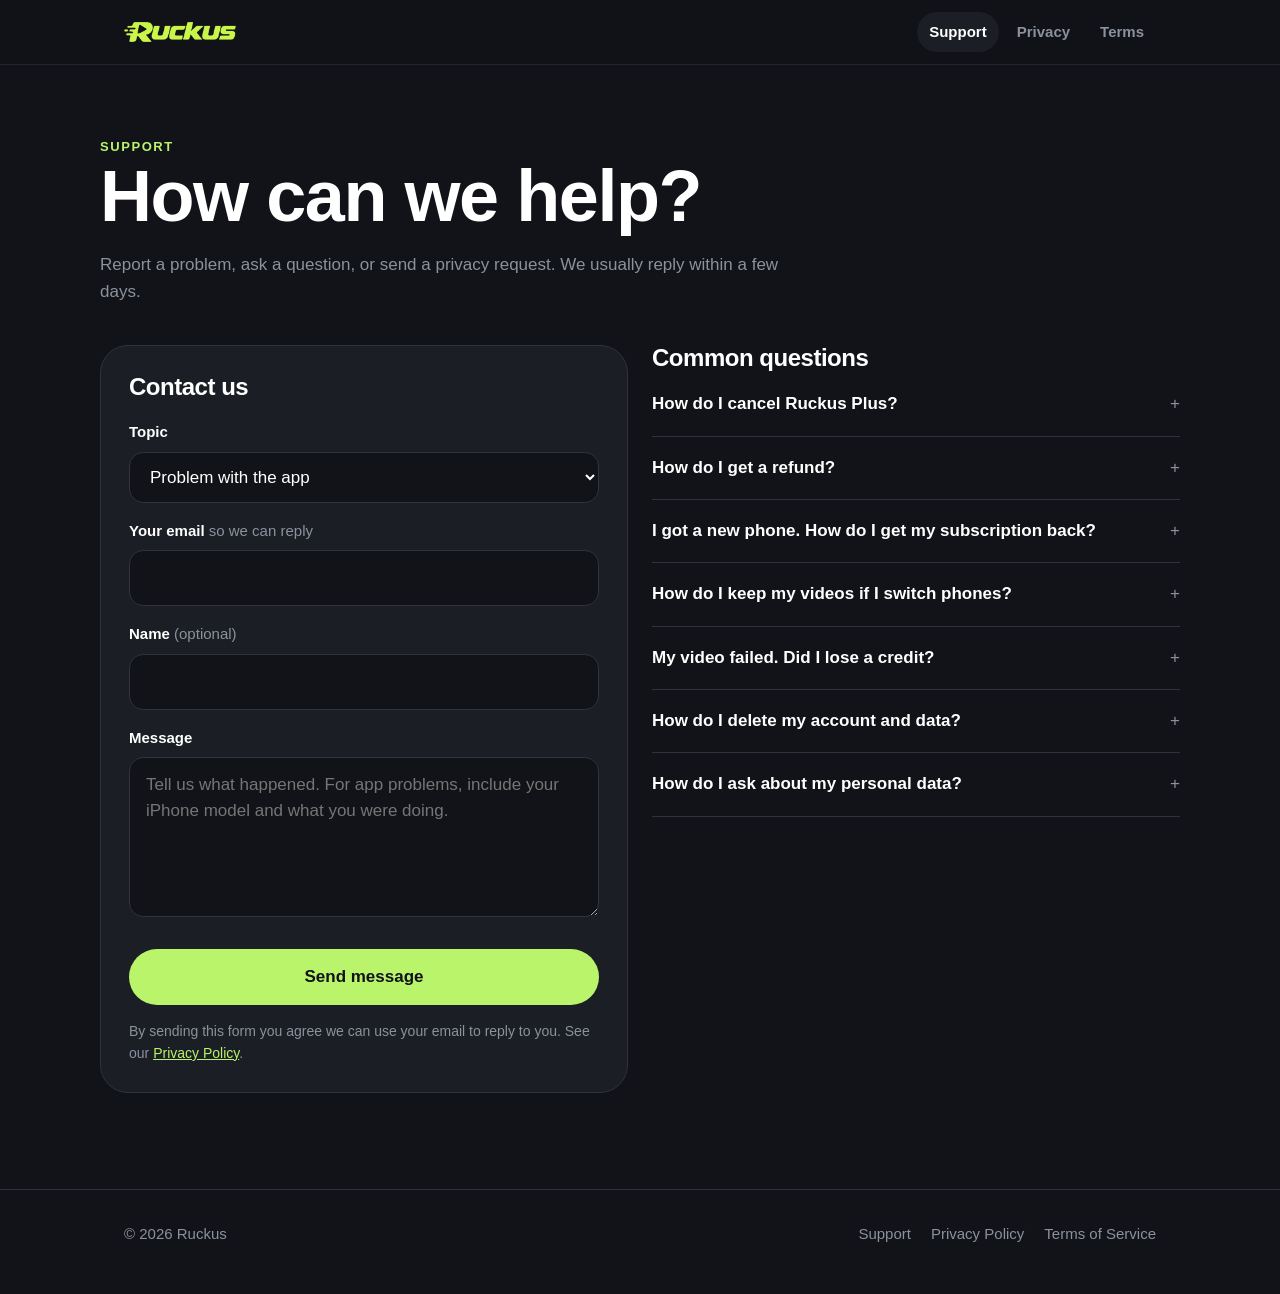
<file: support/index.html>
<!doctype html>
<html lang="en">
  <head>
    <meta charset="utf-8" />
    <meta name="viewport" content="width=device-width, initial-scale=1" />
    <title>Ruckus Support</title>
    <meta name="description" content="Get help with Ruckus, report a problem, or send a privacy request." />
    <meta name="theme-color" content="#111318" />
    <link rel="icon" type="image/png" href="/assets/favicon.png" />
    <link rel="apple-touch-icon" href="/assets/icon-180.png" />
    <link rel="stylesheet" href="/assets/site.css" />
  </head>
  <body>
    <header class="site-header">
      <div class="wrap">
        <a class="logo" href="/" aria-label="Ruckus home"><img src="/assets/logo.png" alt="Ruckus" width="112" height="20" /></a>
        <nav class="site-nav" aria-label="Main">
          <a href="/support/" aria-current="page">Support</a>
          <a href="/privacy/">Privacy</a>
          <a href="/terms/">Terms</a>
        </nav>
      </div>
    </header>

    <main class="wrap page">
      <div class="page-head">
        <p class="eyebrow">Support</p>
        <h1>How can we help?</h1>
        <p class="muted">Report a problem, ask a question, or send a privacy request. We usually reply within a few days.</p>
      </div>

      <div class="support-grid">
        <section class="card" aria-labelledby="contact-title">
          <h2 id="contact-title" style="font-size: 24px; margin-bottom: 20px">Contact us</h2>
          <!-- Messages are delivered by Formspree to the Ruckus inbox; the address never appears on this site. -->
          <form id="contact" class="form" action="https://formspree.io/f/mvkkadnr" method="POST">
            <input type="hidden" name="_subject" value="Ruckus support request" />
            <!-- Spam trap: people never see or fill this field. -->
            <input type="text" name="_gotcha" class="hidden-field" tabindex="-1" autocomplete="off" aria-hidden="true" />

            <div class="field">
              <label for="topic">Topic</label>
              <select id="topic" name="topic" required>
                <option>Problem with the app</option>
                <option>Subscription or billing</option>
                <option>Privacy request</option>
                <option>Feedback or idea</option>
                <option>Something else</option>
              </select>
            </div>
            <div class="field">
              <label for="email">Your email <span class="hint">so we can reply</span></label>
              <input id="email" name="email" type="email" autocomplete="email" required />
            </div>
            <div class="field">
              <label for="name">Name <span class="hint">(optional)</span></label>
              <input id="name" name="name" type="text" autocomplete="name" />
            </div>
            <div class="field">
              <label for="message">Message</label>
              <textarea id="message" name="message" required placeholder="Tell us what happened. For app problems, include your iPhone model and what you were doing."></textarea>
            </div>
            <div id="status" role="status" aria-live="polite"></div>
            <button class="button" type="submit">Send message</button>
            <p class="muted" style="font-size: 14px; margin: 0">
              By sending this form you agree we can use your email to reply to you. See our
              <a href="/privacy/">Privacy Policy</a>.
            </p>
          </form>
        </section>

        <section class="faq" aria-labelledby="faq-title">
          <h2 id="faq-title" style="font-size: 24px; margin-bottom: 20px">Common questions</h2>
          <details>
            <summary>How do I cancel Ruckus Plus?</summary>
            <p>
              Subscriptions are managed by Apple. Open the Settings app on your iPhone, tap your name, then
              Subscriptions, choose Ruckus Plus and tap Cancel Subscription. You keep access until the end of the
              week you've paid for. You can also tap Manage subscription in the Me tab in Ruckus.
            </p>
          </details>
          <details>
            <summary>How do I get a refund?</summary>
            <p>
              Purchases are made through the App Store, so Apple handles refunds. Request one at
              <a href="https://reportaproblem.apple.com">reportaproblem.apple.com</a>.
            </p>
          </details>
          <details>
            <summary>I got a new phone. How do I get my subscription back?</summary>
            <p>
              Install Ruckus with the same Apple Account and tap Restore on the subscription screen, or Me → Restore
              purchases. If you signed in with Apple, sign in again to get your videos back too.
            </p>
          </details>
          <details>
            <summary>How do I keep my videos if I switch phones?</summary>
            <p>
              Sign in with Apple from the Me tab. Without signing in, your videos are tied to this phone and can be
              lost if you delete the app.
            </p>
          </details>
          <details>
            <summary>My video failed. Did I lose a credit?</summary>
            <p>No. If a video doesn't finish, its credit goes back to your balance automatically.</p>
          </details>
          <details>
            <summary>How do I delete my account and data?</summary>
            <p>
              In Ruckus, go to Me → Delete account. This permanently deletes your account, photos and videos. Videos
              you saved to Photos stay on your phone. Deleting your account doesn't cancel Ruckus Plus; cancel it in
              your iPhone's Settings.
            </p>
          </details>
          <details>
            <summary>How do I ask about my personal data?</summary>
            <p>
              Choose "Privacy request" in the form. To help us find your account, send the request from the same
              email you use with Sign in with Apple, or sign in with Apple in the app first. Read more in our
              <a href="/privacy/">Privacy Policy</a>.
            </p>
          </details>
        </section>
      </div>
    </main>

    <footer class="site-footer">
      <div class="wrap">
        <span>© 2026 Ruckus</span>
        <nav aria-label="Footer">
          <a href="/support/">Support</a>
          <a href="/privacy/">Privacy Policy</a>
          <a href="/terms/">Terms of Service</a>
        </nav>
      </div>
    </footer>

    <script>
      // Sends the form without leaving the page. Without JavaScript, the form still posts and
      // Formspree shows its own confirmation page.
      (function () {
        const form = document.getElementById("contact");
        const status = document.getElementById("status");
        const button = form.querySelector("button[type=submit]");
        const show = (kind, text) => {
          status.className = "notice " + kind;
          status.textContent = text;
        };

        form.addEventListener("submit", async (event) => {
          event.preventDefault();
          const data = new FormData(form);
          data.set("_subject", "Ruckus: " + data.get("topic"));
          button.disabled = true;
          button.textContent = "Sending…";
          try {
            const response = await fetch(form.action, {
              method: "POST",
              headers: { Accept: "application/json" },
              body: data,
            });
            if (!response.ok) throw new Error("Formspree returned " + response.status);
            form.reset();
            show("success", "Thanks! Your message was sent. We'll reply by email.");
          } catch {
            show("error", "Your message didn't send. Please try again in a moment.");
          } finally {
            button.disabled = false;
            button.textContent = "Send message";
          }
        });
      })();
    </script>
  </body>
</html>
</file>
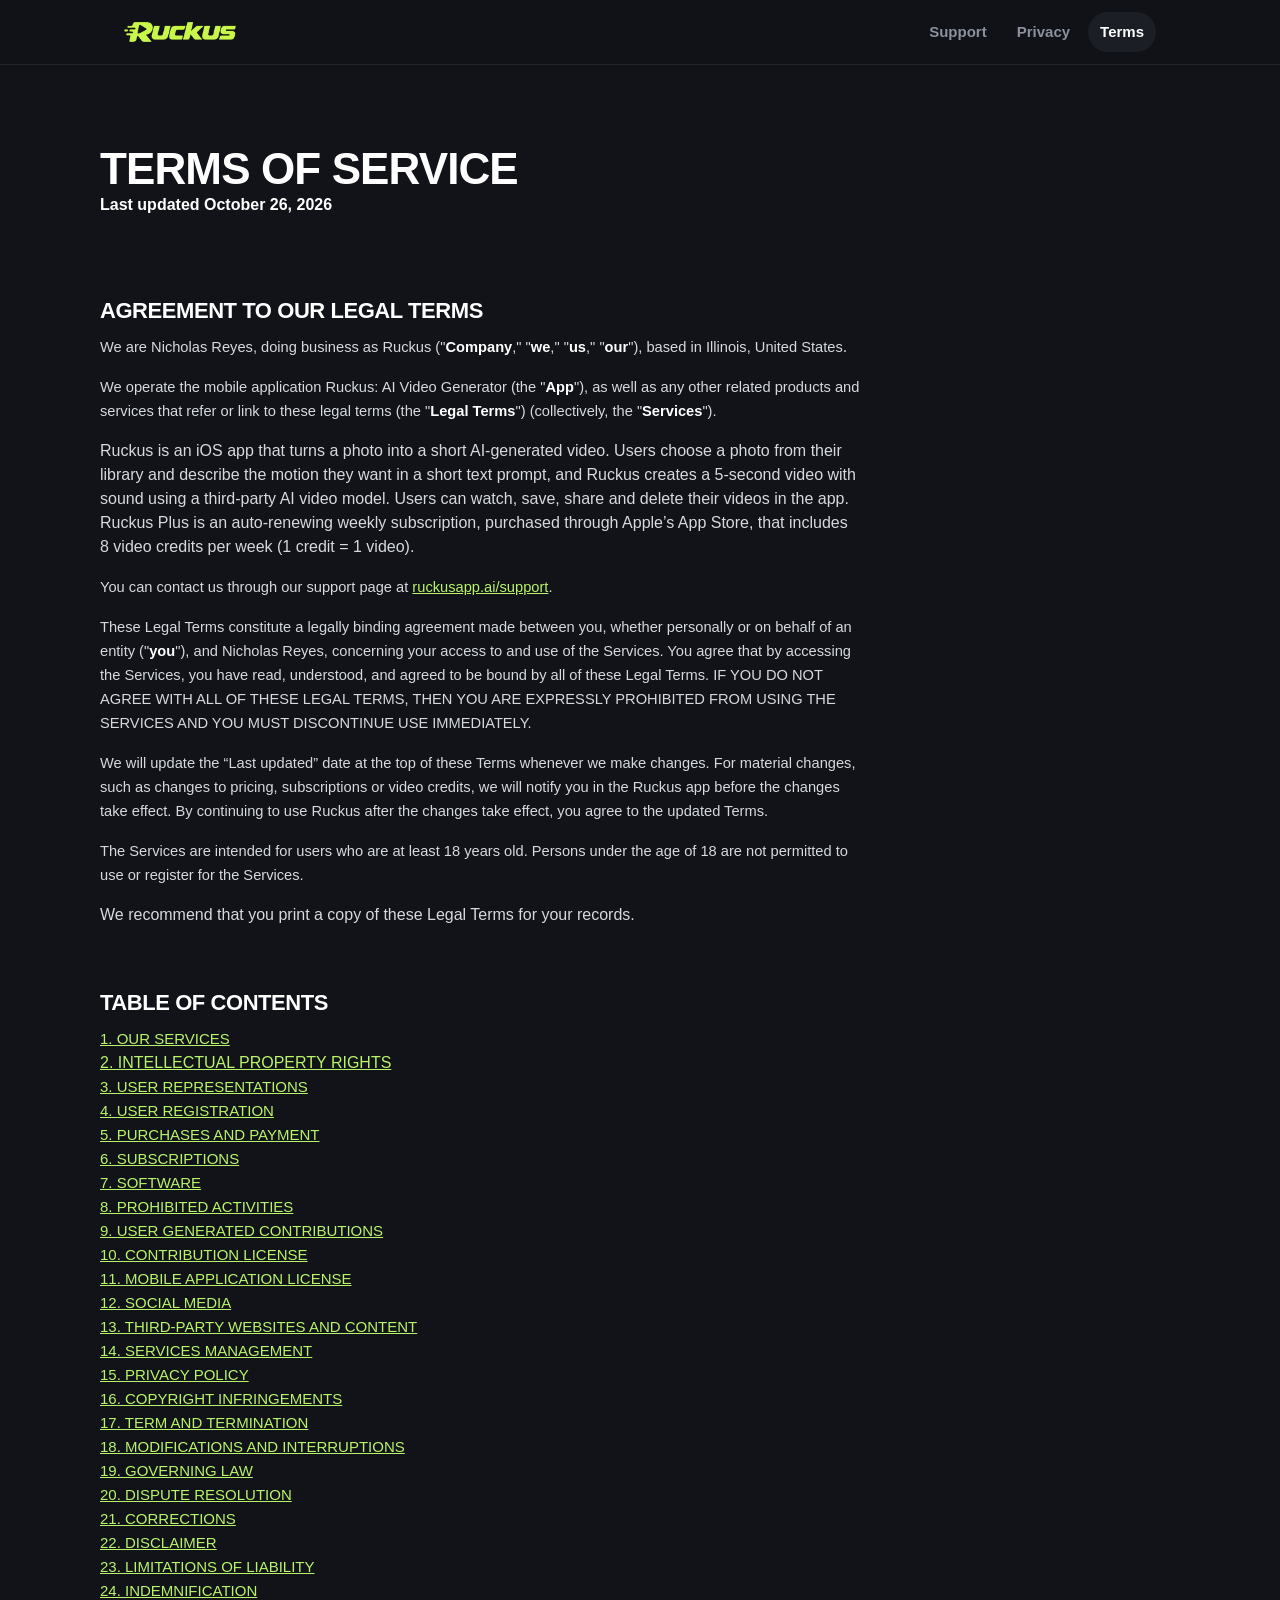
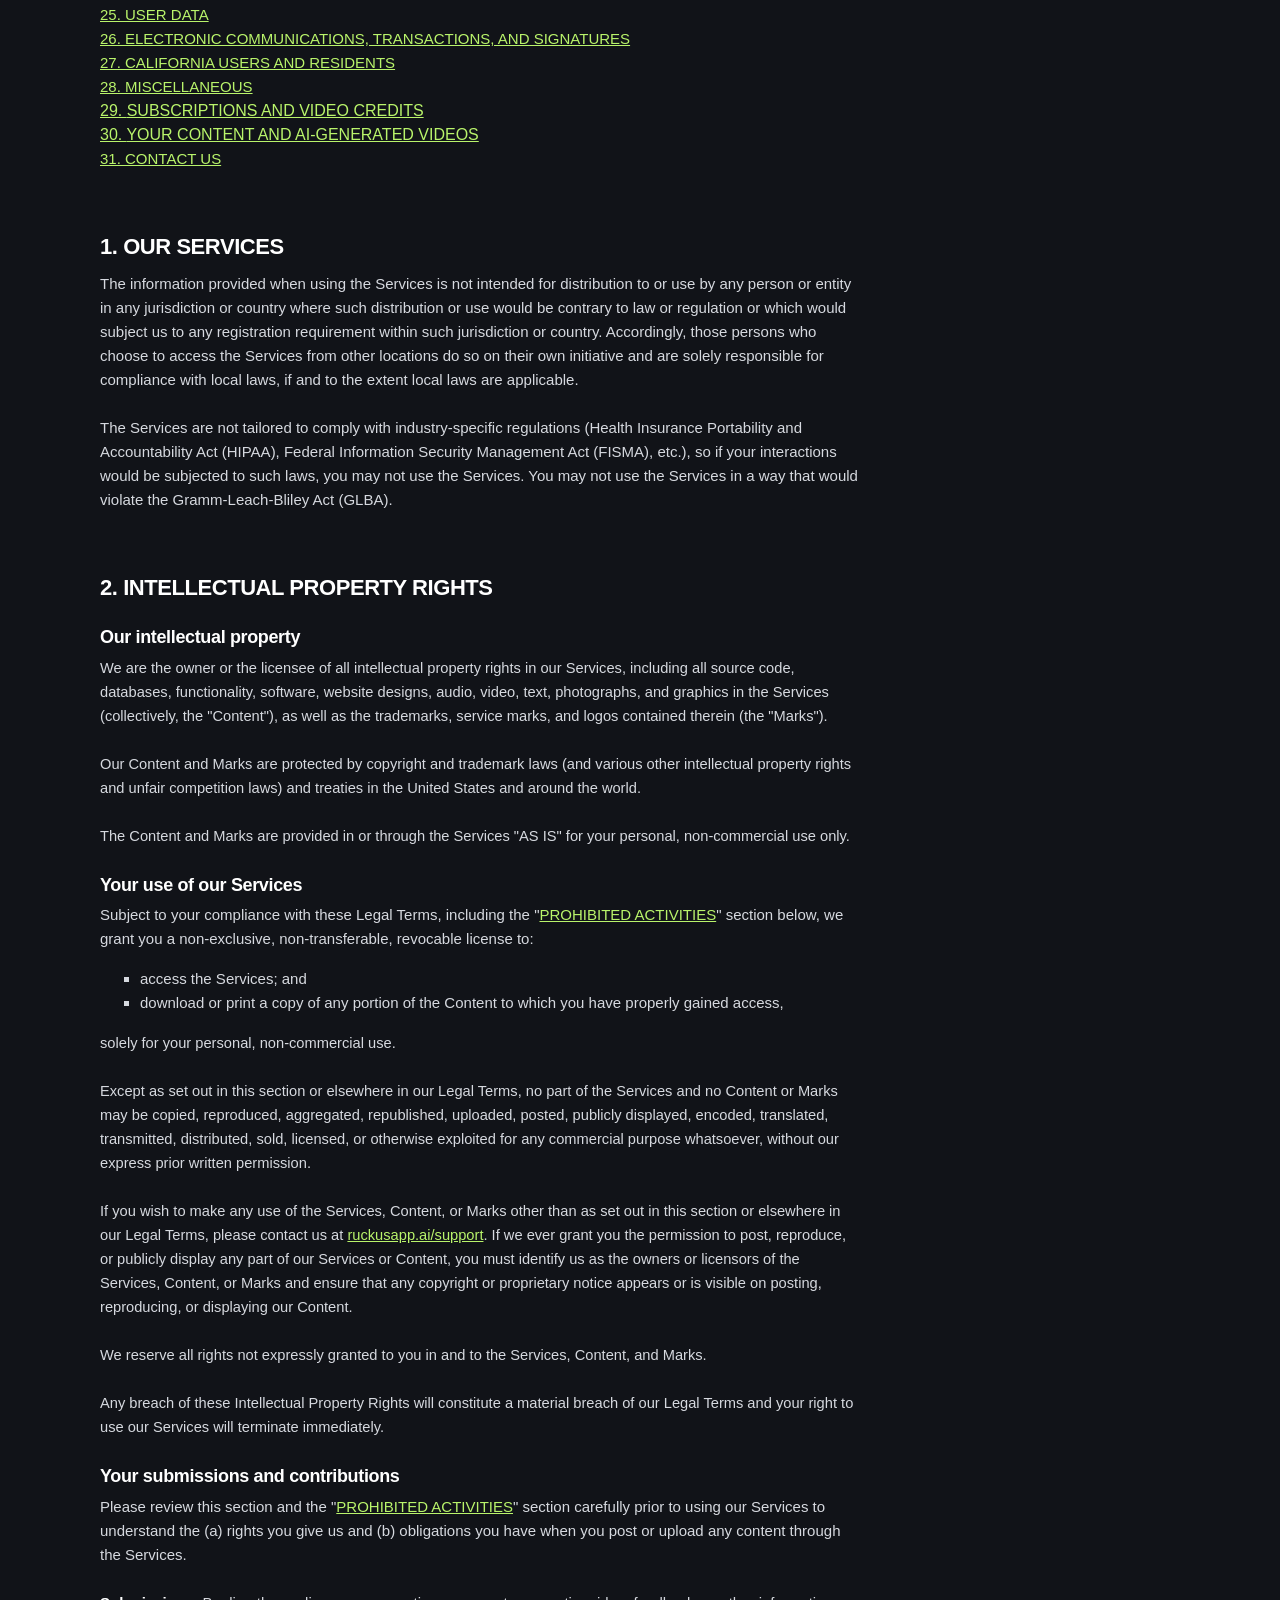
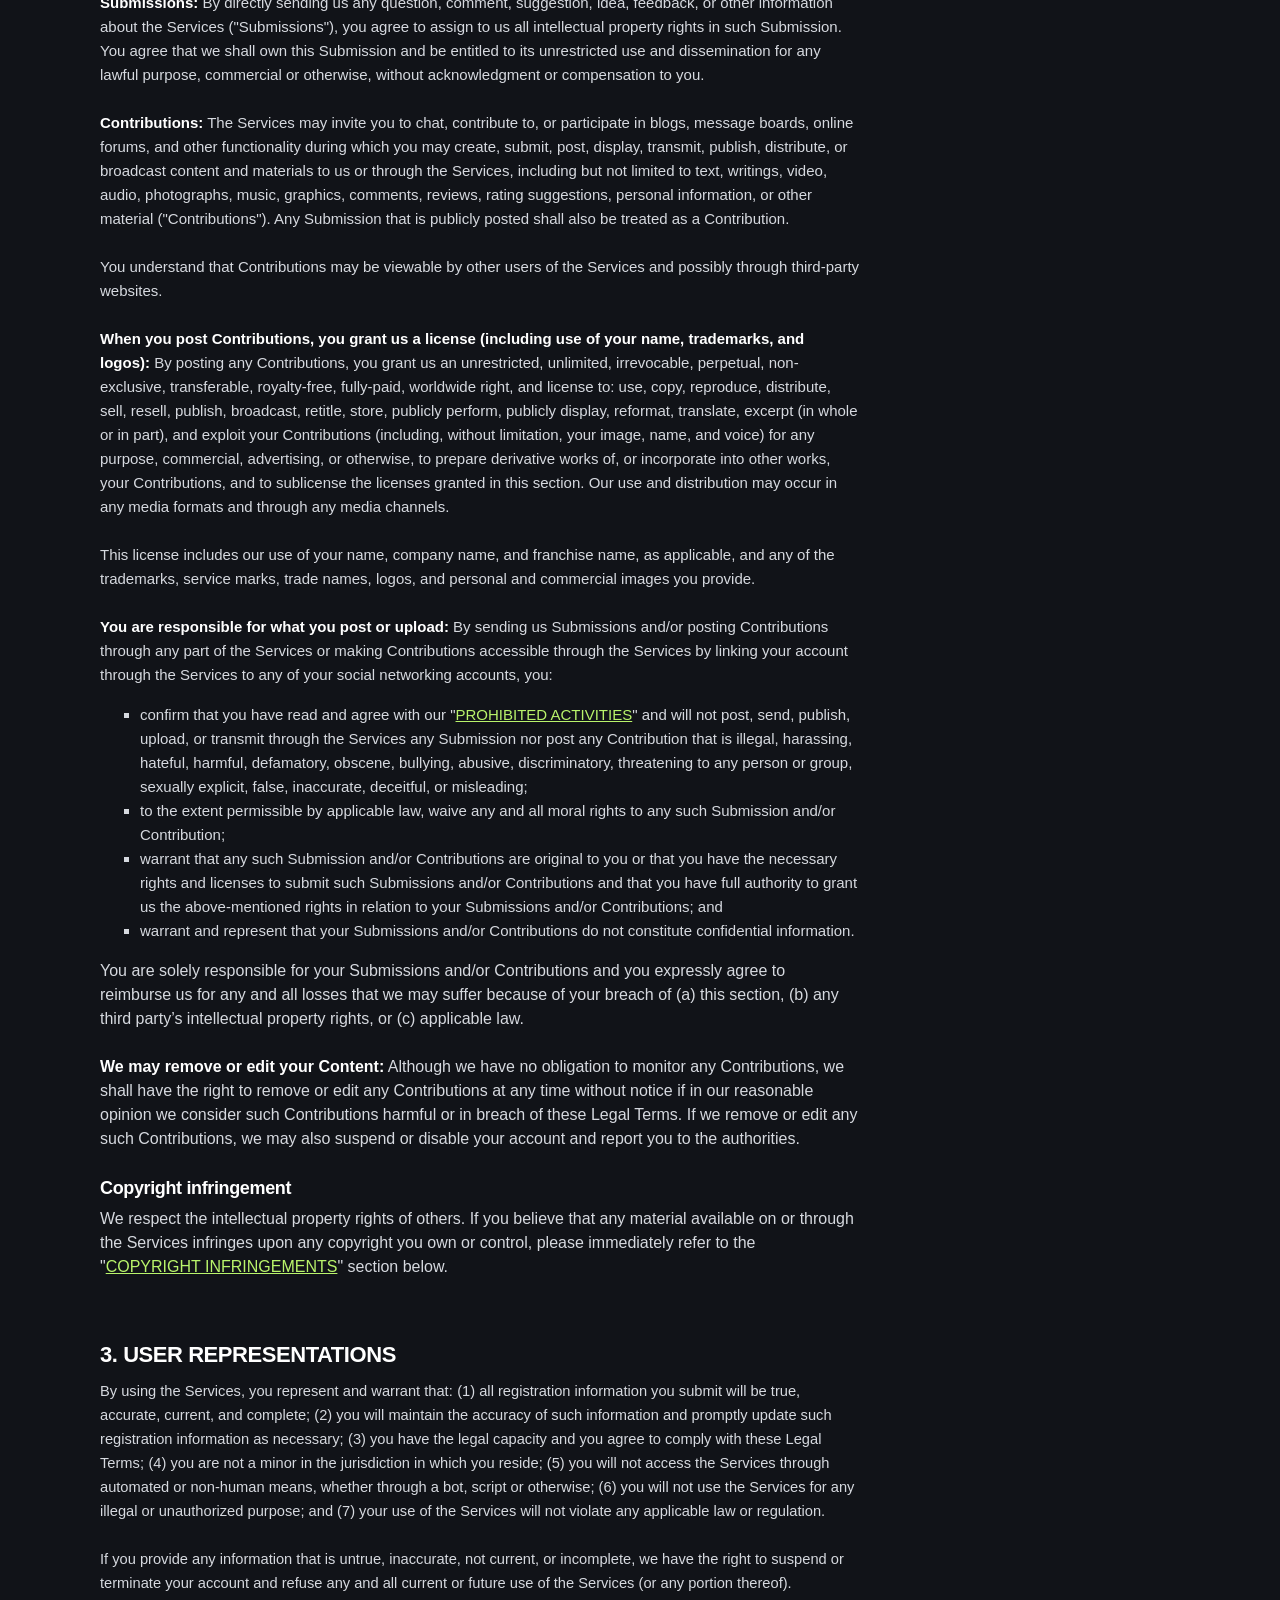
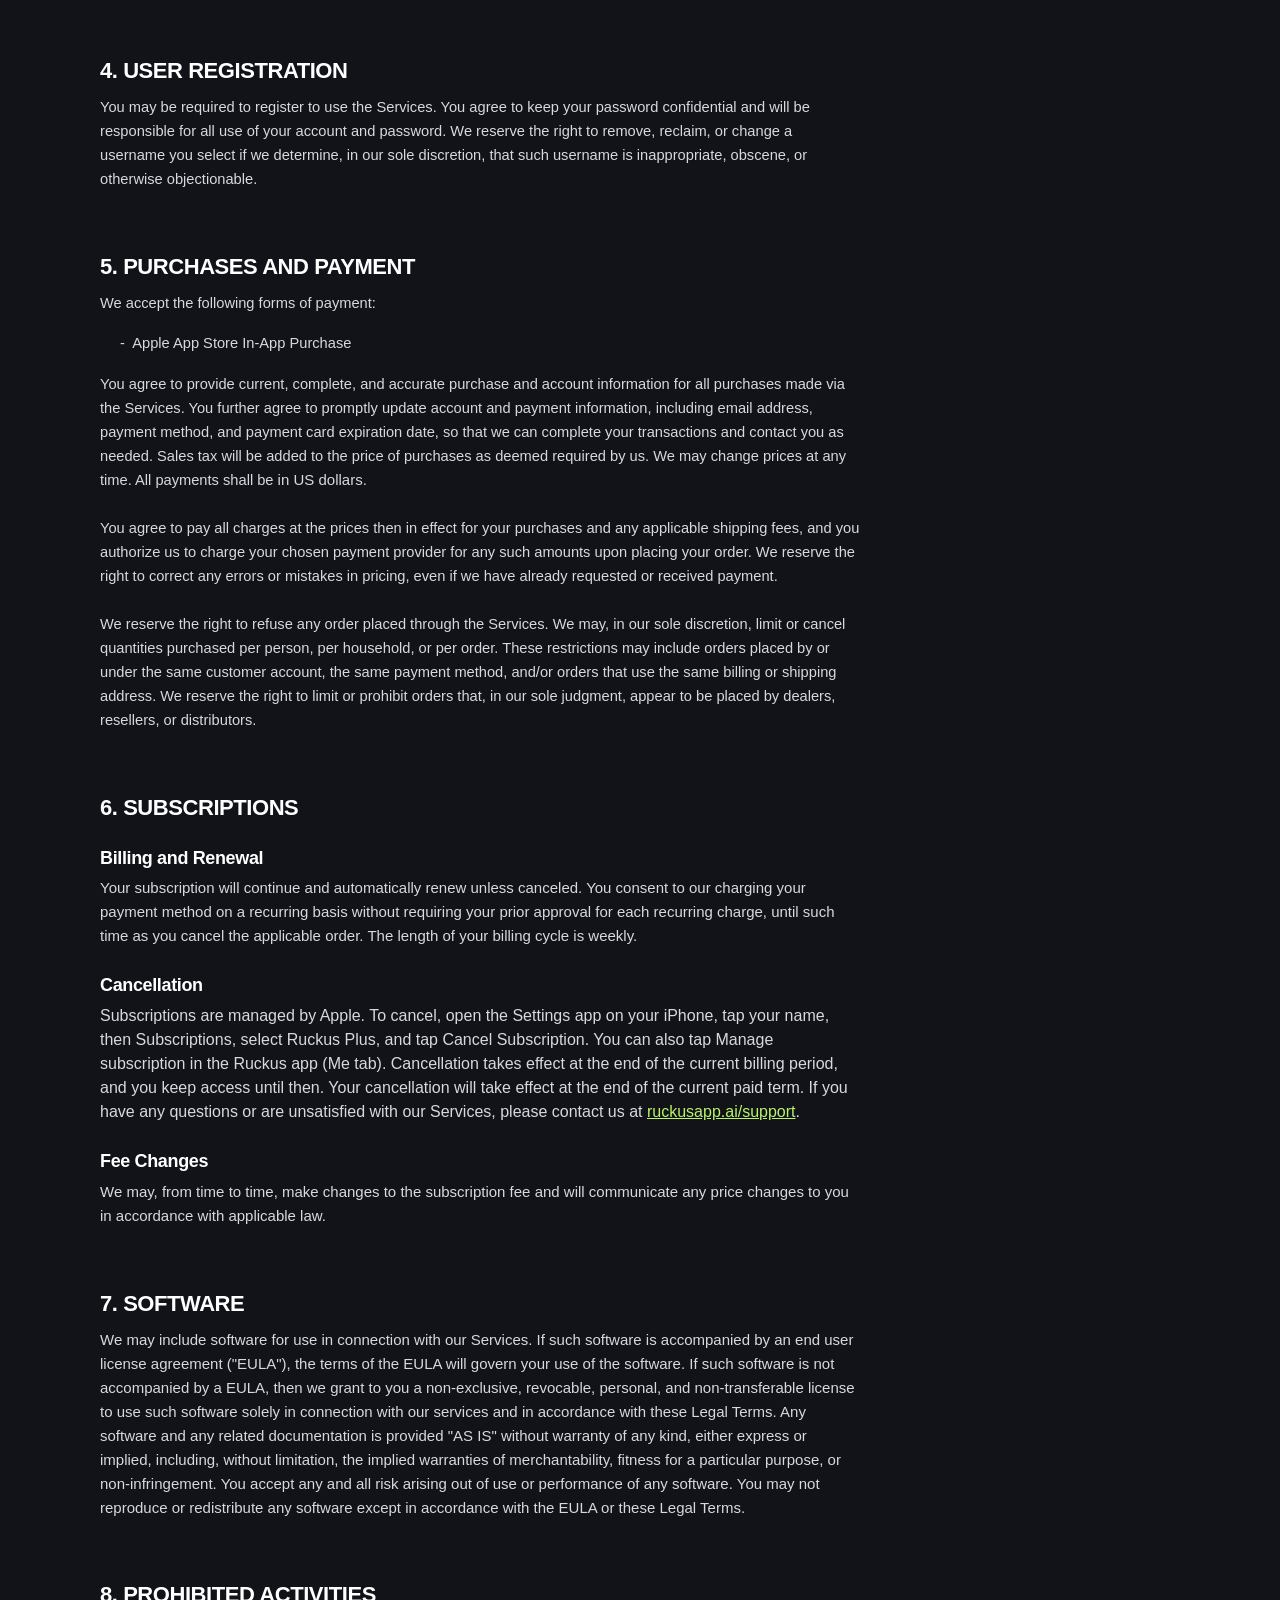
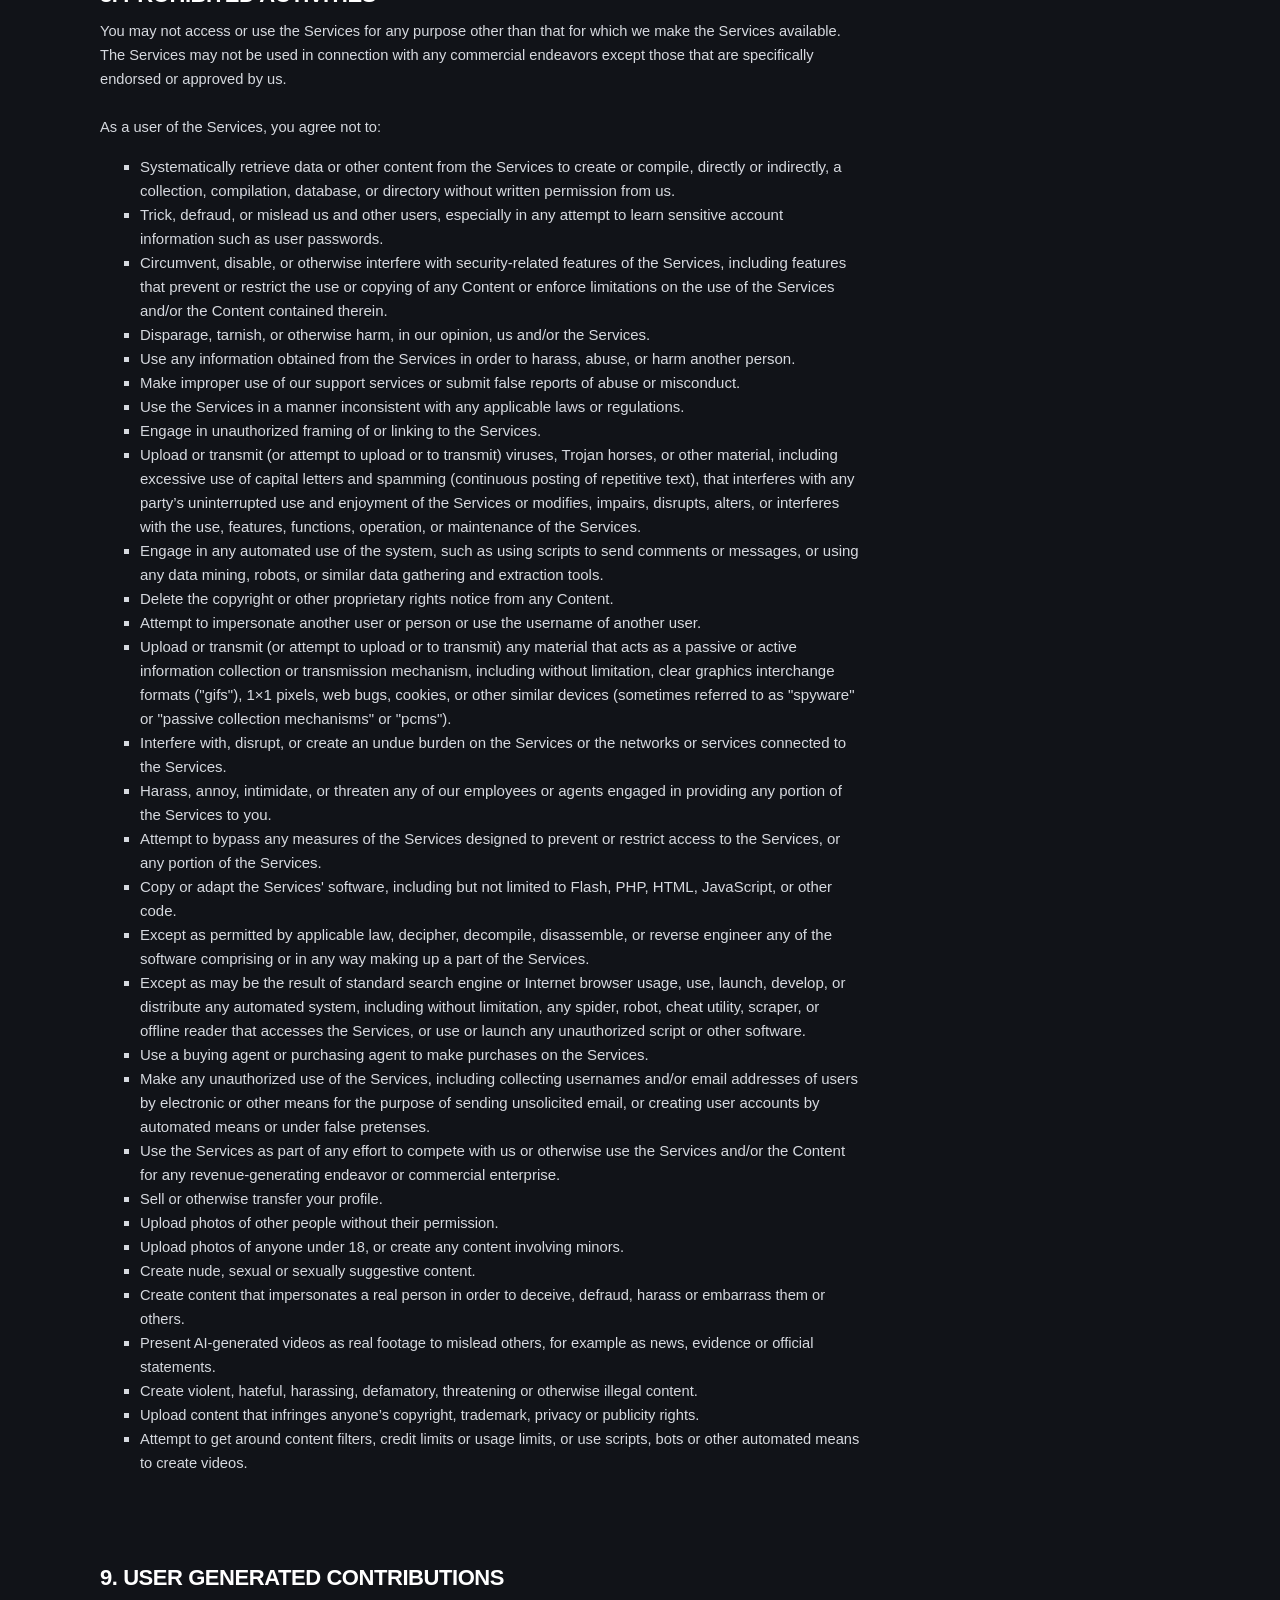
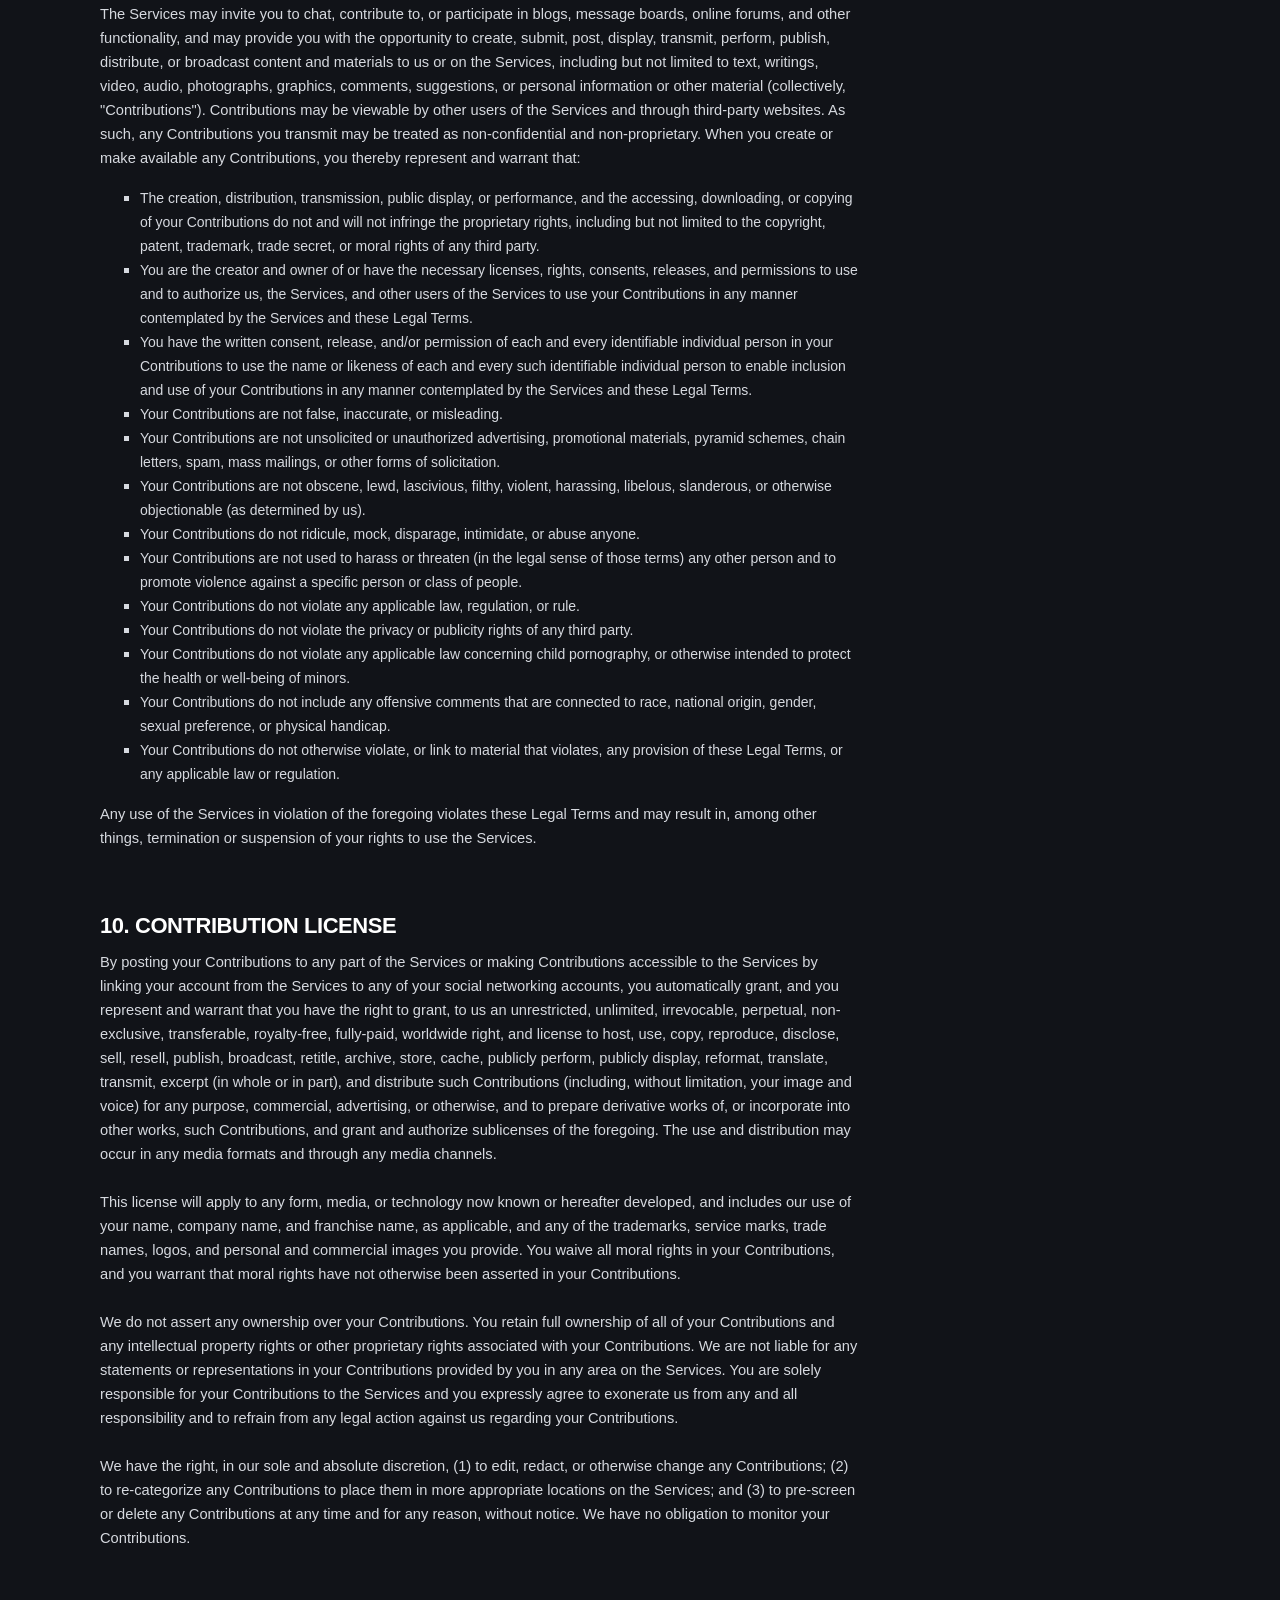
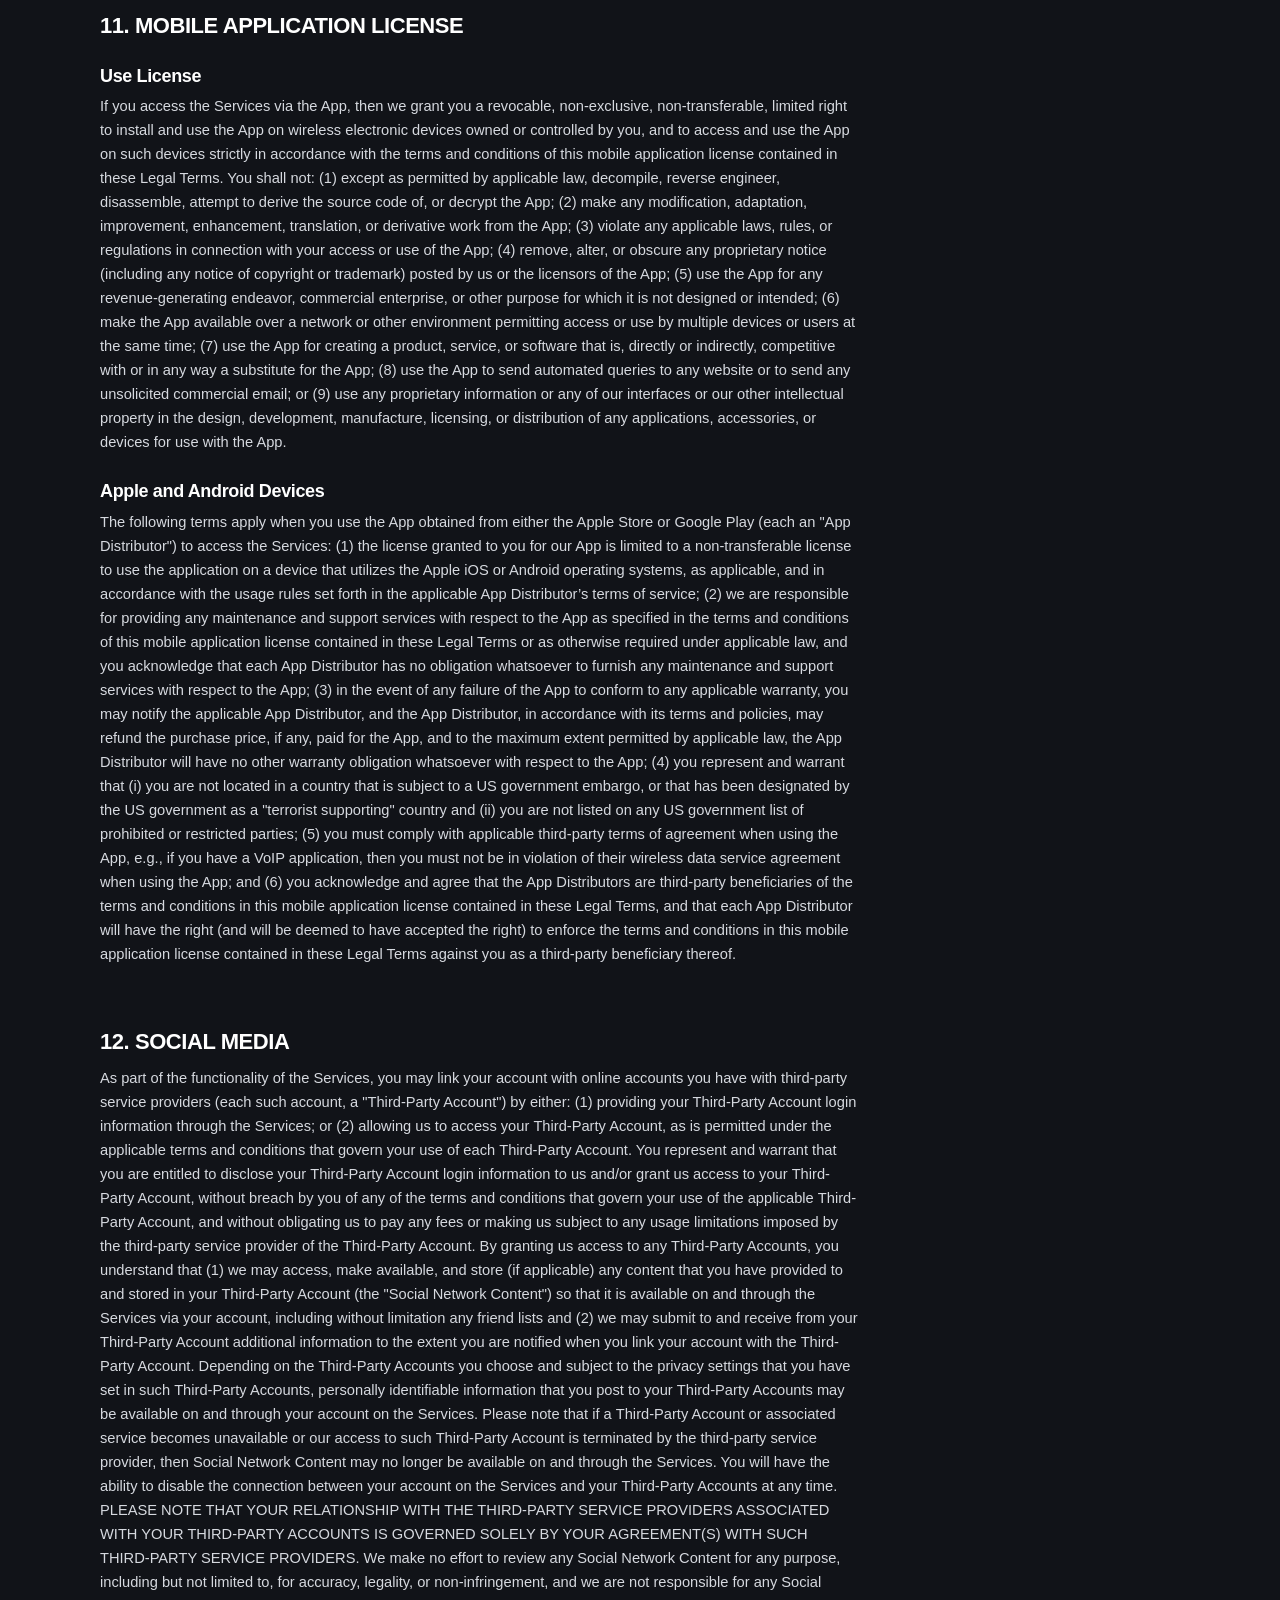
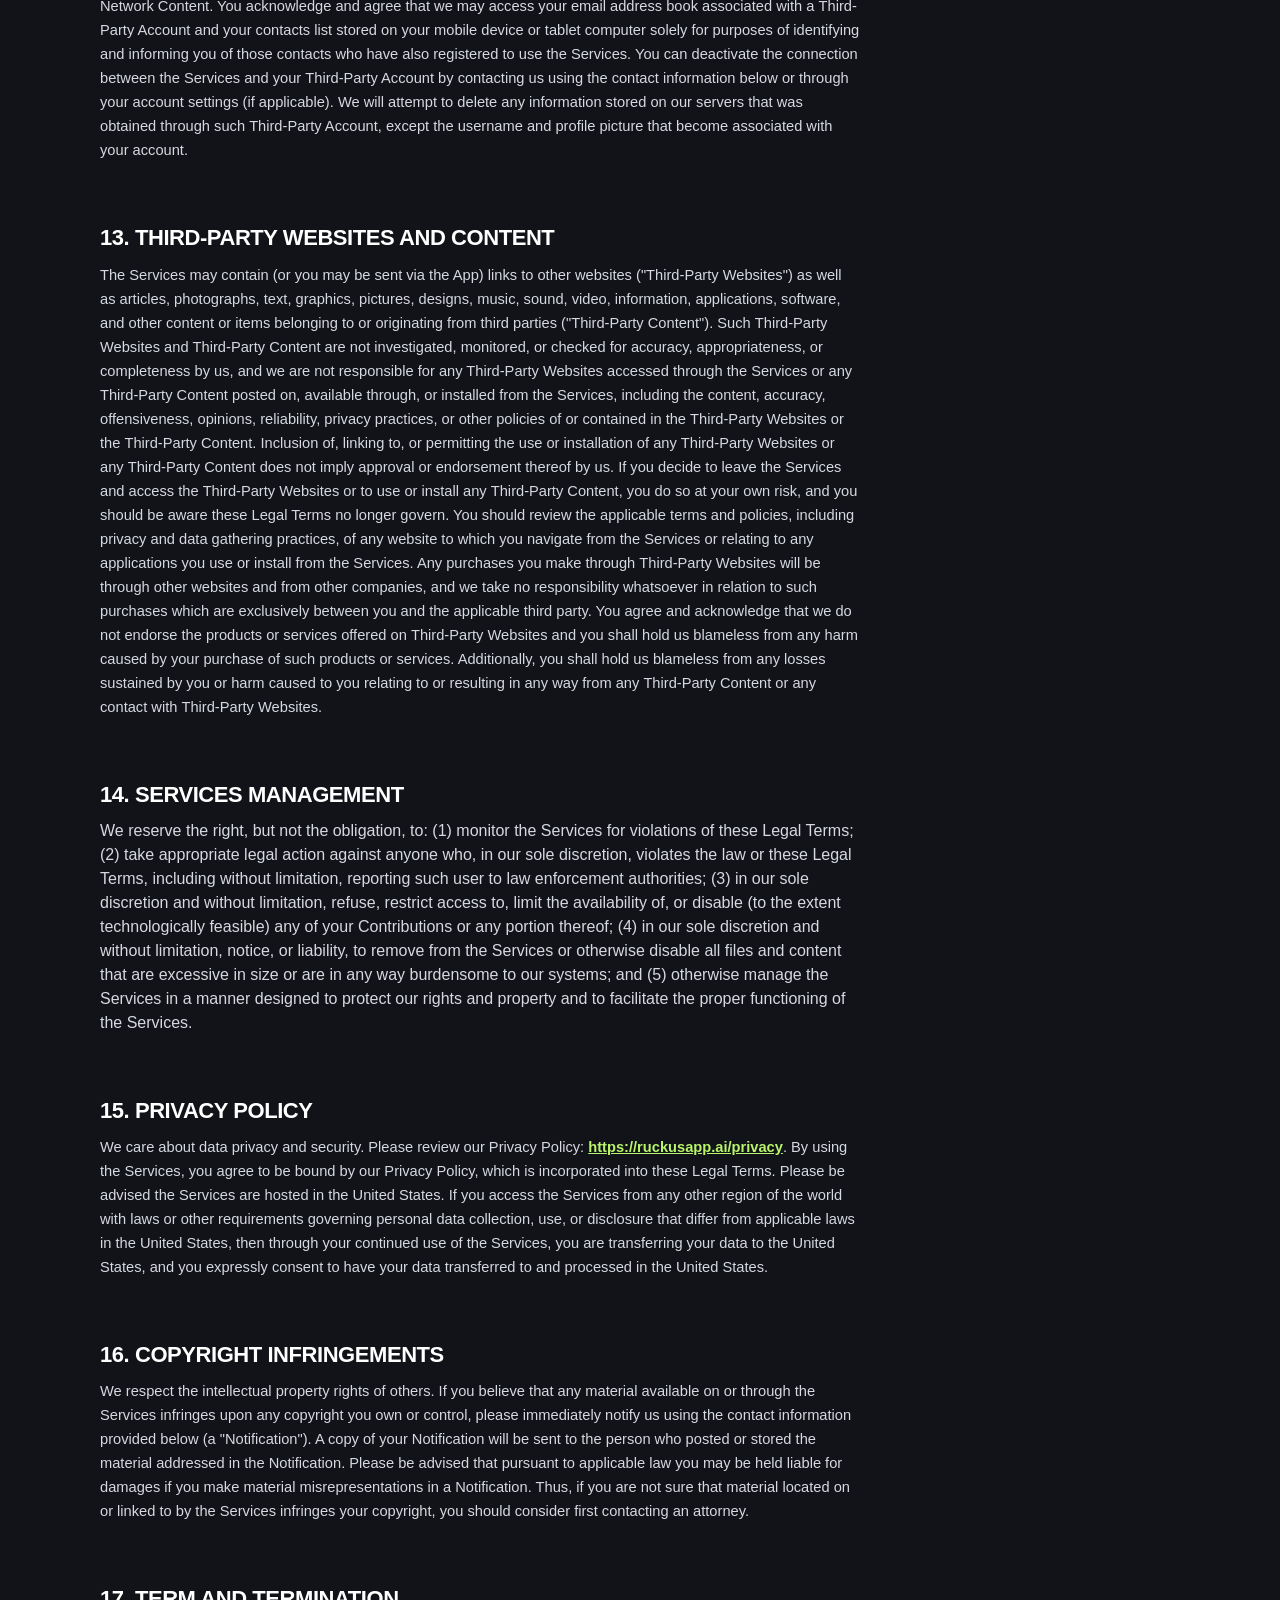
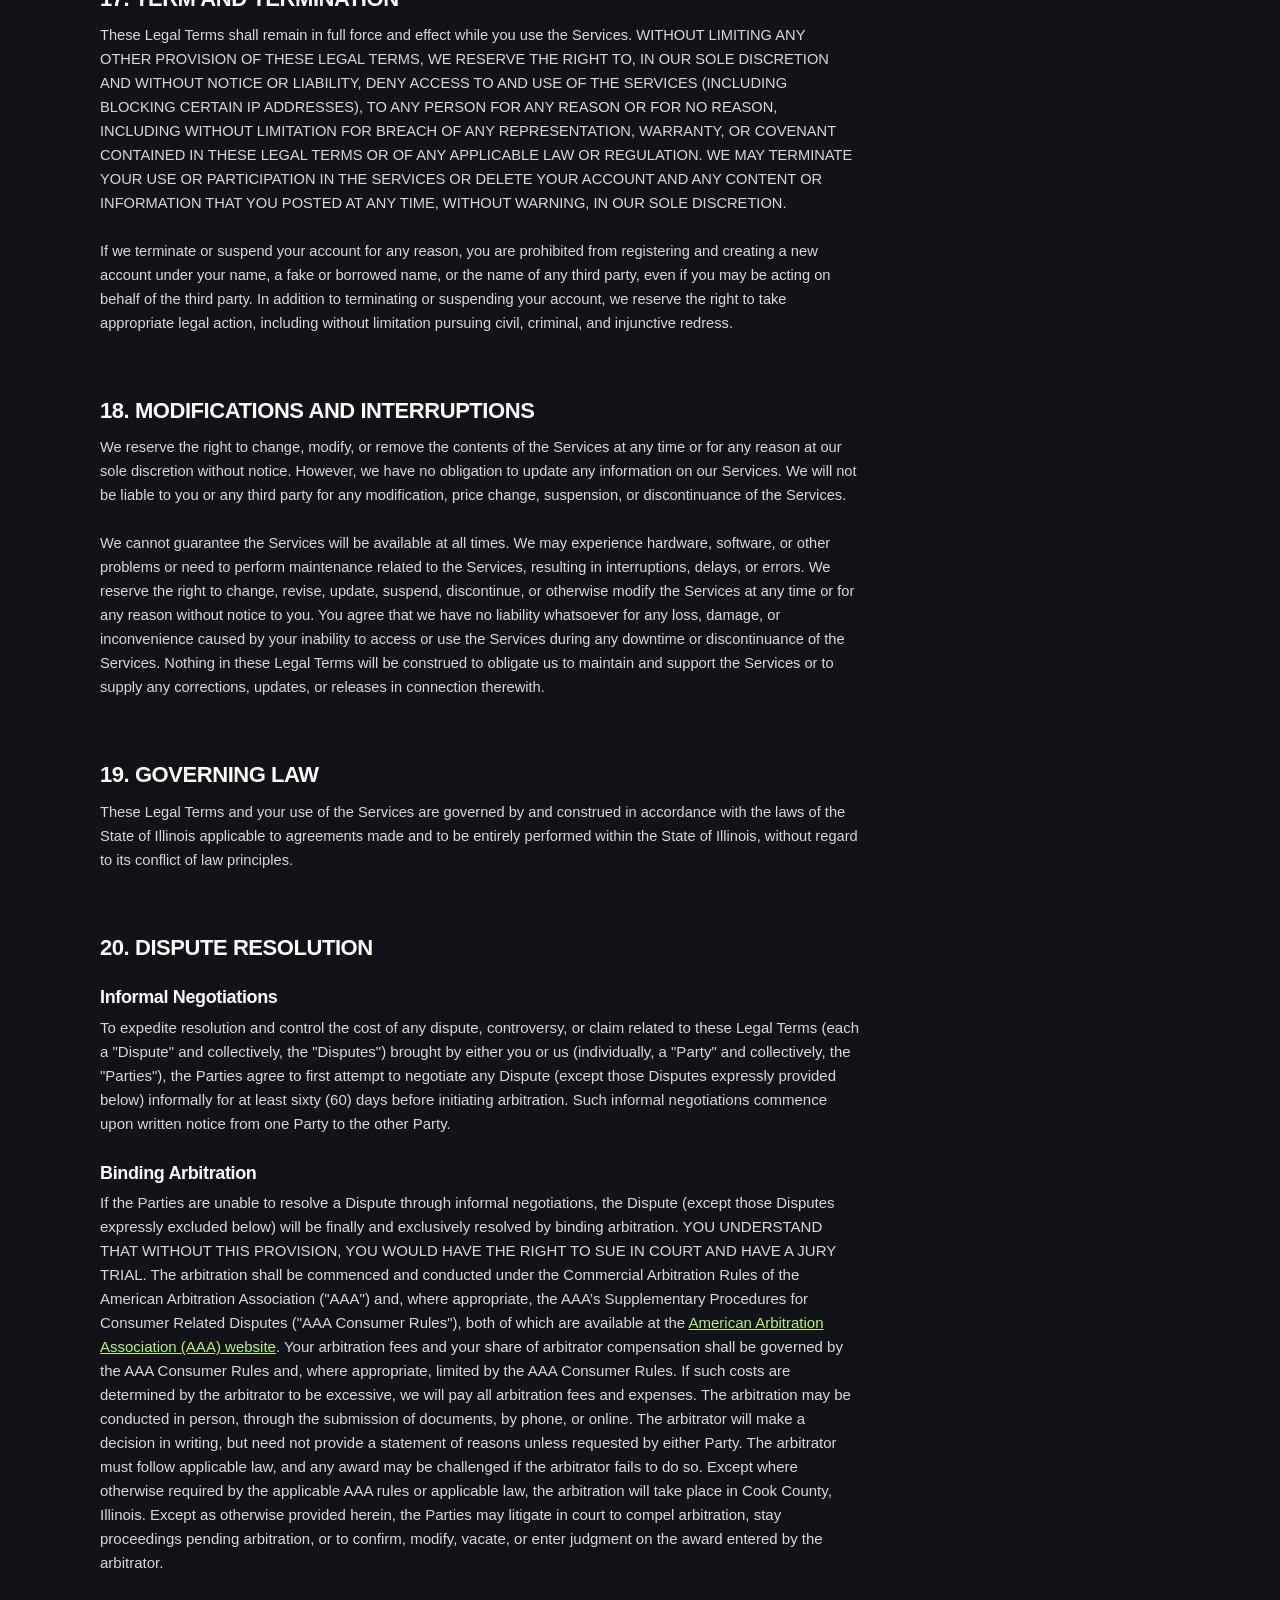
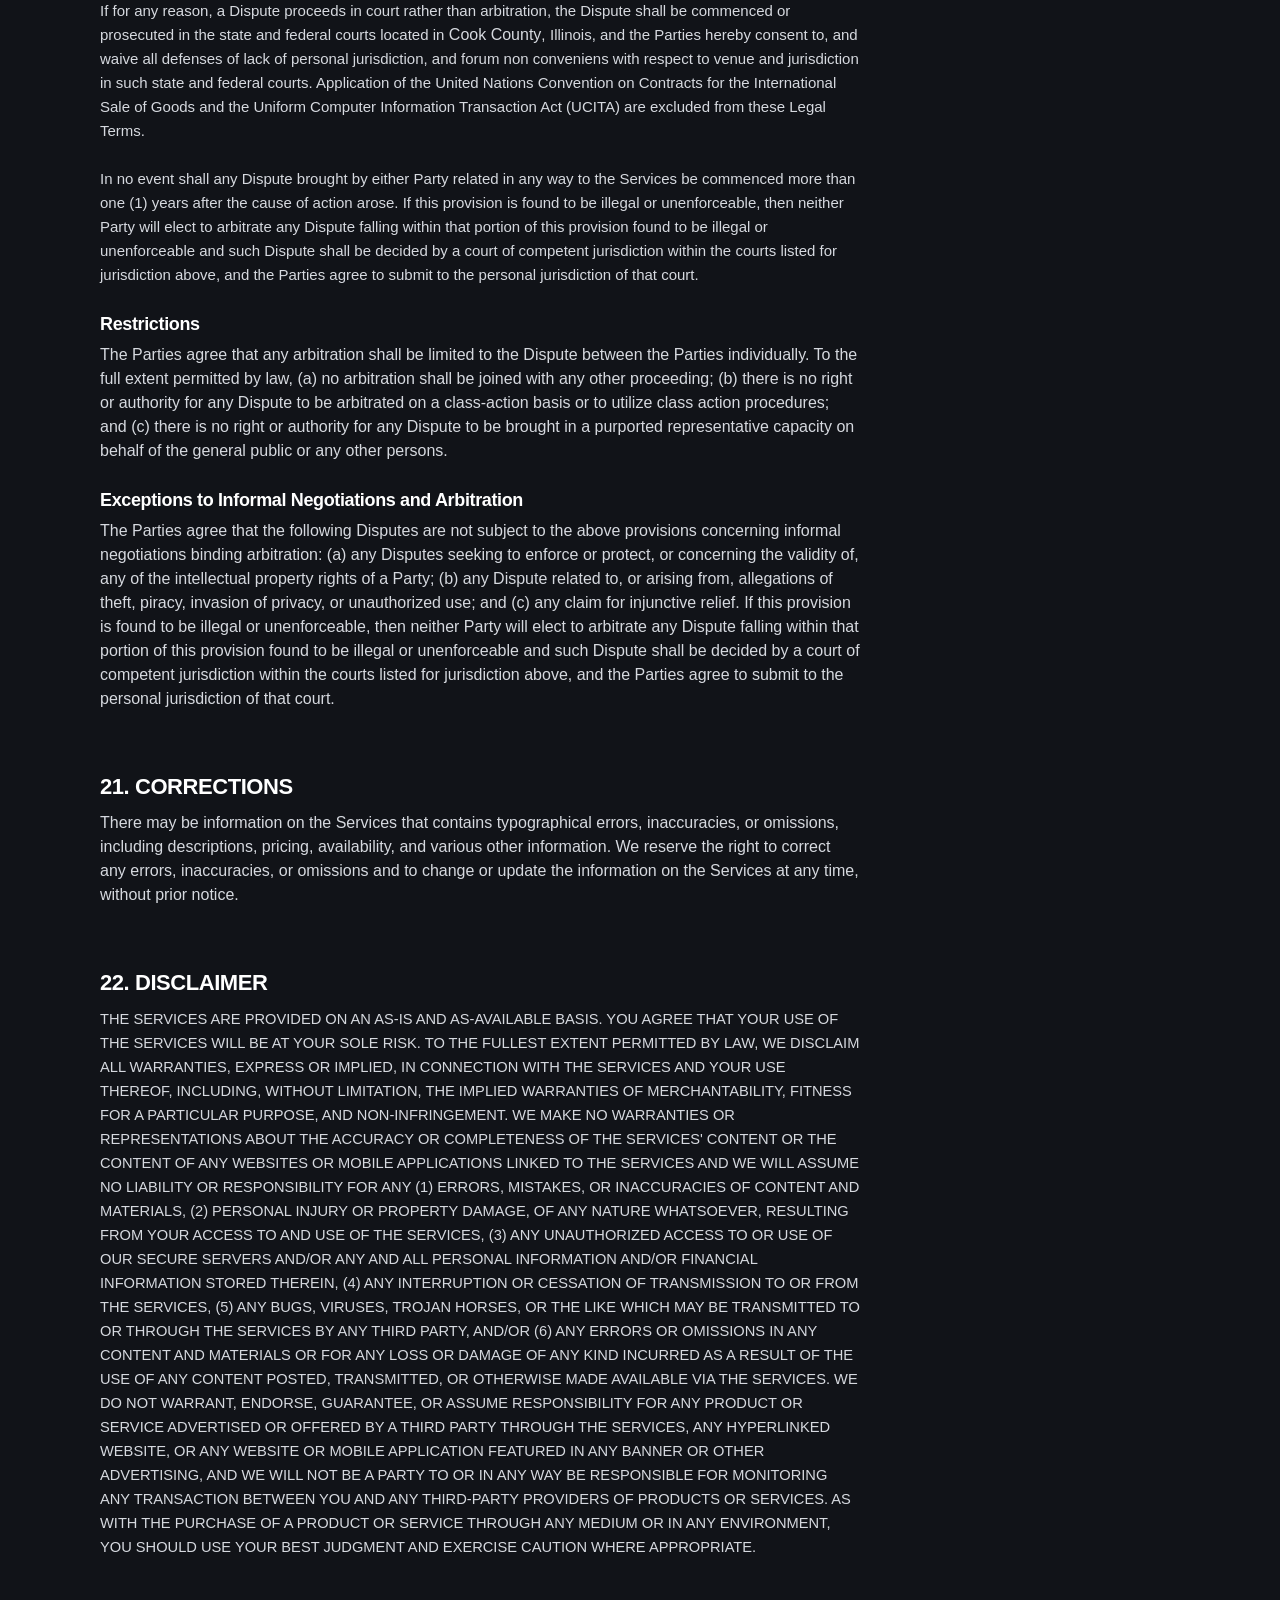
<file: terms/index.html>
<!doctype html>
<html lang="en">
  <head>
    <meta charset="utf-8" />
    <meta name="viewport" content="width=device-width, initial-scale=1" />
    <title>Terms of Service | Ruckus</title>
    <meta name="description" content="The terms for using Ruckus and Ruckus Plus." />
    <meta name="theme-color" content="#111318" />
    <link rel="icon" type="image/png" href="/assets/favicon.png" />
    <link rel="apple-touch-icon" href="/assets/icon-180.png" />
    <link rel="stylesheet" href="/assets/site.css" />
  </head>
  <body>
    <header class="site-header">
      <div class="wrap">
        <a class="logo" href="/" aria-label="Ruckus home"><img src="/assets/logo.png" alt="Ruckus" width="112" height="20" /></a>
        <nav class="site-nav" aria-label="Main">
          <a href="/support/">Support</a>
          <a href="/privacy/">Privacy</a>
          <a href="/terms/" aria-current="page">Terms</a>
        </nav>
      </div>
    </header>

    <main class="wrap page">
      <article class="legal narrow">
        <!-- TERMS OF SERVICE: generated with Termly. Placeholder blanks (address, email, mail) are
             replaced with the support form; see the website README. -->
<div data-custom-class="body">
      <div align="center" style="text-align: left;"><div class="MsoNormal" data-custom-class="title" style="line-height: 1.5;"><bdt class="block-component"><span style="font-size: 19px;"></bdt><bdt class="question"><strong><h1>TERMS OF SERVICE</h1></strong></bdt><bdt class="statement-end-if-in-editor"></bdt></span></div><div class="MsoNormal" data-custom-class="subtitle" style="line-height: 1.5;"><strong>Last updated</strong> <bdt class="question"><strong>October 26, 2026</strong></bdt></div><div class="MsoNormal" style="line-height: 1.1;"><br></div><div style="line-height: 1.5;"><br></div><div style="line-height: 1.5;"><strong><span data-custom-class="heading_1"><h2>AGREEMENT TO OUR LEGAL TERMS</h2></span></strong></div></div><div align="center" style="text-align: left;"><div class="MsoNormal" id="agreement" style="line-height: 1.5;"><a name="_6aa3gkhykvst"></a></div></div><div align="center" style="text-align: left;"><div class="MsoNormal" data-custom-class="body_text" style="line-height: 1.5;"><span style="font-size:11.0pt;line-height:115%;font-family:Arial;
Calibri;color:#595959;mso-themecolor:text1;mso-themetint:166;">We are <bdt class="question noTranslate" data-id="9d459c4e-c548-e5cb-7729-a118548965d2">Nicholas Reyes</bdt><bdt class="block-component"></bdt>, doing business as <bdt class="question noTranslate">Ruckus</bdt><bdt class="block-component"></bdt><bdt class="statement-end-if-in-editor"></bdt> (<bdt class="block-component"></bdt>"<strong>Company</strong>," "<strong>we</strong>," "<strong>us</strong>," "<strong>our</strong>"<bdt class="statement-end-if-in-editor"></bdt>)<span style="font-size:11.0pt;line-height:115%;
Arial;mso-fareast-font-family:Calibri;color:#595959;mso-themecolor:text1;
mso-themetint:166;"><span style="font-size:11.0pt;line-height:115%;
Arial;mso-fareast-font-family:Calibri;color:#595959;mso-themecolor:text1;
mso-themetint:166;"><span style="font-size:11.0pt;line-height:115%;
Arial;mso-fareast-font-family:Calibri;color:#595959;mso-themecolor:text1;
mso-themetint:166;"><bdt class="question"><bdt class="block-component"></bdt></bdt><span style="font-size:11.0pt;line-height:115%;
Arial;mso-fareast-font-family:Calibri;color:#595959;mso-themecolor:text1;
mso-themetint:166;"><bdt class="block-component"></bdt></span>, based in Illinois, United States<bdt class="block-component"></bdt><bdt class="block-component"></bdt><bdt class="block-component"></bdt><span style="font-size:11.0pt;line-height:115%;
Arial;mso-fareast-font-family:Calibri;color:#595959;mso-themecolor:text1;
mso-themetint:166;"><span style="font-size:11.0pt;line-height:115%;
Arial;mso-fareast-font-family:Calibri;color:#595959;mso-themecolor:text1;
mso-themetint:166;"><bdt class="question noTranslate"></bdt><bdt class="question noTranslate"></bdt></span></span><bdt class="statement-end-if-in-editor"></bdt><bdt class="block-component"></bdt></span></span></bdt></span></span><bdt class="question noTranslate"></bdt><bdt class="block-component"></bdt></span></span><bdt class="question noTranslate"></bdt></span></span><span style="font-size: 15px;"><span data-custom-class="body_text"><span style="font-size: 15px;"><span data-custom-class="body_text"><span style="color: rgb(89, 89, 89);"><bdt class="block-component"></bdt><bdt class="block-component"></bdt></span></span></span></span></span><span style="font-size:11.0pt;line-height:115%;
Arial;mso-fareast-font-family:Calibri;color:#595959;mso-themecolor:text1;
mso-themetint:166;"><span style="font-size:11.0pt;line-height:115%;
Arial;mso-fareast-font-family:Calibri;color:#595959;mso-themecolor:text1;
mso-themetint:166;"><bdt class="else-block"></bdt></bdt></span></bdt></span><bdt class="statement-end-if-in-editor">.</bdt></span><bdt class="block-component"></bdt></span></span></span></span></span></span></div></div><div align="center" style="line-height: 1;"><br></div><div align="center" style="text-align: left;"><div class="MsoNormal" data-custom-class="body_text" style="line-height: 1.5;"><span style="font-size:11.0pt;line-height:115%;font-family:Arial;
Calibri;color:#595959;mso-themecolor:text1;mso-themetint:166;">We operate <bdt class="block-component"></bdt><bdt class="block-component"></bdt>the mobile application <bdt class="question noTranslate">Ruckus: AI Video Generator</bdt> (the <bdt class="block-component"></bdt>"<strong>App</strong>"<bdt class="statement-end-if-in-editor"></bdt>)<bdt class="statement-end-if-in-editor"></bdt>, as well as any other related products and services that refer or link to these legal terms (the <bdt class="block-component"></bdt>"<strong>Legal Terms</strong>"<bdt class="statement-end-if-in-editor"></bdt>) (collectively, the <bdt class="block-component"></bdt>"<strong>Services</strong>"<bdt class="statement-end-if-in-editor"></bdt>).<bdt class="block-component"></bdt></span></div><div class="MsoNormal" style="line-height: 1;"><br></div><div class="MsoNormal" data-custom-class="body_text" style="line-height: 1.5;"><bdt class="question">Ruckus is an iOS app that turns a photo into a short AI-generated video. Users choose a photo from their library and describe the motion they want in a short text prompt, and Ruckus creates a 5-second video with sound using a third-party AI video model. Users can watch, save, share and delete their videos in the app. Ruckus Plus is an auto-renewing weekly subscription, purchased through Apple’s App Store, that includes 8 video credits per week (1 credit = 1 video).</bdt></div><div class="MsoNormal" data-custom-class="body_text" style="line-height: 1.5;"><span style="font-size:11.0pt;line-height:115%;font-family:Arial;
Calibri;color:#595959;mso-themecolor:text1;mso-themetint:166;"><bdt class="statement-end-if-in-editor"></bdt></span></div><div class="MsoNormal" style="line-height: 1;"><br></div><div class="MsoNormal" data-custom-class="body_text" style="line-height: 1.5;"><span style="font-size:11.0pt;line-height:115%;font-family:Arial;
Calibri;color:#595959;mso-themecolor:text1;mso-themetint:166;">You can contact us through our support page at <a data-custom-class="link" href="https://ruckusapp.ai/support/">ruckusapp.ai/support</a>.<bdt class="block-component"><bdt class="question noTranslate"></bdt><bdt class="block-component"></bdt><bdt class="question noTranslate"></bdt><bdt class="block-component"></bdt><bdt class="question noTranslate"></bdt><bdt class="block-component"></bdt><bdt class="block-component"></bdt><bdt class="block-component"></bdt><bdt class="block-component"></bdt><bdt class="question noTranslate"></bdt><bdt class="statement-end-if-in-editor"></bdt><bdt class="block-component"></bdt></span></div><div class="MsoNormal" style="line-height: 1;"><br></div><div class="MsoNormal" data-custom-class="body_text" style="line-height: 1.5;"><span style="font-size:11.0pt;line-height:115%;font-family:Arial;
Calibri;color:#595959;mso-themecolor:text1;mso-themetint:166;">These Legal Terms constitute a legally binding agreement made between you, whether personally or on behalf of an entity (<bdt class="block-component"></bdt>"<strong>you</strong>"<bdt class="statement-end-if-in-editor"></bdt>), and <bdt class="question noTranslate">Nicholas Reyes</bdt>, concerning your access to and use of the Services. You agree that by accessing the Services, you have read, understood, and agreed to be bound by all of these Legal Terms. IF YOU DO NOT AGREE WITH ALL OF THESE LEGAL TERMS, THEN YOU ARE EXPRESSLY PROHIBITED FROM USING THE SERVICES AND YOU MUST DISCONTINUE USE IMMEDIATELY.<bdt class="block-component"></bdt><bdt class="block-component"></bdt></span></div><div class="MsoNormal" style="line-height: 1;"><br></div><div class="MsoNormal" data-custom-class="body_text" style="line-height: 1.5;"><span style="font-size:11.0pt;line-height:115%;font-family:Arial;
Calibri;color:#595959;mso-themecolor:text1;mso-themetint:166;"><bdt class="question">We will update the “Last updated” date at the top of these Terms whenever we make changes. For material changes, such as changes to pricing, subscriptions or video credits, we will notify you in the Ruckus app before the changes take effect. By continuing to use Ruckus after the changes take effect, you agree to the updated Terms.</bdt><bdt class="statement-end-if-in-editor"></bdt><bdt class="statement-end-if-in-editor"></bdt></span></div></div><div align="center" style="line-height: 1;"><br></div><div align="center" style="text-align: left;"><div class="MsoNormal" data-custom-class="body_text" style="line-height: 1.5;"><bdt class="block-container if" data-type="if" id="a2595956-7028-dbe5-123e-d3d3a93ed076"><bdt data-type="conditional-block"><bdt data-type="body"><span style="font-size:11.0pt;line-height:115%;font-family:Arial;
Calibri;color:#595959;mso-themecolor:text1;mso-themetint:166;"><bdt class="block-component"></bdt>The
Services are intended for users who are at least 18 years old. Persons under the age
of 18 are not permitted to use or register for the Services.</span></bdt></bdt><bdt data-type="conditional-block"><bdt class="block-component"></bdt></bdt></div><div class="MsoNormal" style="line-height: 1;"><br></div><div class="MsoNormal" data-custom-class="body_text" style="line-height: 1.5;">We recommend that you print a copy of these Legal Terms for your records.</div><div class="MsoNormal" style="line-height: 1.5;"><br></div><div class="MsoNormal" data-custom-class="heading_1" style="line-height: 1.5;"><strong><h2>TABLE OF CONTENTS</h2></strong></div><div class="MsoNormal" style="line-height: 1.5;"><a data-custom-class="link" href="#services"><span data-custom-class="link"><span style="color: rgb(0, 58, 250); font-size: 15px;"><span data-custom-class="body_text">1. OUR SERVICES</span></span></span></a></div><div class="MsoNormal" style="line-height: 1.5;"><a data-custom-class="link" href="#ip"><span style="color: rgb(0, 58, 250);"><span data-custom-class="body_text">2. INTELLECTUAL PROPERTY RIGHTS</span></span></a></div><div class="MsoNormal" style="line-height: 1.5;"><a data-custom-class="link" href="#userreps"></a><a data-custom-class="link" href="#userreps"><span style="color: rbg(0, 58, 250); font-size: 15px; line-height: 1.5;"><span data-custom-class="body_text">3. USER REPRESENTATIONS</span></span></a></div><div class="MsoNormal" style="line-height: 1.5;"><span style="font-size: 15px;"><span data-custom-class="body_text"><bdt class="block-component"></bdt></span></span><a data-custom-class="link" href="#userreg"><span style="color: rgb(0, 58, 250); font-size: 15px;"><span data-custom-class="body_text">4. USER REGISTRATION</span></span></a><span style="font-size: 15px;"><span data-custom-class="body_text"><bdt class="statement-end-if-in-editor"></bdt></span></span> <a data-custom-class="link" href="#products"></a></div><div class="MsoNormal" style="line-height: 1.5;"><a data-custom-class="link" href="#products"><span style="color: rgb(0, 58, 250); font-size: 15px;"><span data-custom-class="body_text"><bdt class="block-component"></bdt></span></span></a> <a data-custom-class="link" href="#purchases"></a></div><div class="MsoNormal" style="line-height: 1.5;"><a data-custom-class="link" href="#purchases"><span style="color: rgb(0, 58, 250); font-size: 15px;"><span data-custom-class="body_text"><bdt class="block-component"></bdt>5. PURCHASES AND PAYMENT<bdt class="statement-end-if-in-editor"></bdt></span></span></a></div><div class="MsoNormal" style="line-height: 1.5;"><bdt class="block-component"><span style="font-size: 15px;"></span></bdt><a data-custom-class="link" href="#subscriptions"><span style="color: rgb(0, 58, 250); font-size: 15px;"><span data-custom-class="body_text">6. SUBSCRIPTIONS</span></span></a><bdt class="statement-end-if-in-editor"><span style="font-size: 15px;"></span></bdt></div><div class="MsoNormal" style="line-height: 1.5;"><span style="font-size: 15px;"><span data-custom-class="body_text"><bdt class="block-component"></bdt></span></span> <a data-custom-class="link" href="#software"></a> <a data-custom-class="link" href="#software"></a></div><div class="MsoNormal" style="line-height: 1.5;"><a data-custom-class="link" href="#software"><span style="color: rgb(0, 58, 250); font-size: 15px;"><span data-custom-class="body_text"><bdt class="block-component"></bdt>7. SOFTWARE<bdt class="statement-end-if-in-editor"></bdt></span></span></a> <a data-custom-class="link" href="#prohibited"></a></div><div class="MsoNormal" style="line-height: 1.5;"><a data-custom-class="link" href="#prohibited"><span style="color: rgb(0, 58, 250); font-size: 15px;"><span data-custom-class="body_text">8. PROHIBITED ACTIVITIES</span></span></a> <a data-custom-class="link" href="#ugc"></a></div><div class="MsoNormal" style="line-height: 1.5;"><a data-custom-class="link" href="#ugc"><span style="color: rgb(0, 58, 250); font-size: 15px;"><span data-custom-class="body_text">9. USER GENERATED CONTRIBUTIONS</span></span></a> <a data-custom-class="link" href="#license"></a></div><div class="MsoNormal" style="line-height: 1.5;"><a data-custom-class="link" href="#license"><span style="color: rgb(0, 58, 250); font-size: 15px;"><span data-custom-class="body_text">10. CONTRIBUTION <bdt class="block-component"></bdt>LICENSE<bdt class="statement-end-if-in-editor"></bdt></span></span></a> <a data-custom-class="link" href="#reviews"></a></div><div class="MsoNormal" style="line-height: 1.5;"><a data-custom-class="link" href="#reviews"><span style="color: rgb(0, 58, 250); font-size: 15px;"><span data-custom-class="body_text"><bdt class="block-component"></bdt></span></span></a> <a data-custom-class="link" href="#mobile"></a></div><div class="MsoNormal" style="line-height: 1.5;"><a data-custom-class="link" href="#mobile"><span style="color: rgb(0, 58, 250); font-size: 15px;"><span data-custom-class="body_text"><bdt class="block-component"></bdt>11. MOBILE APPLICATION <bdt class="block-component"></bdt>LICENSE<bdt class="statement-end-if-in-editor"></bdt><bdt class="statement-end-if-in-editor"></bdt></span></span></a> <a data-custom-class="link" href="#socialmedia"></a></div><div class="MsoNormal" style="line-height: 1.5;"><a data-custom-class="link" href="#socialmedia"><span style="color: rgb(0, 58, 250); font-size: 15px;"><span data-custom-class="body_text"><bdt class="block-component"></bdt>12. SOCIAL MEDIA<bdt class="statement-end-if-in-editor"></bdt></span></span></a> <a data-custom-class="link" href="#thirdparty"></a></div><div class="MsoNormal" style="line-height: 1.5;"><a data-custom-class="link" href="#thirdparty"><span style="color: rgb(0, 58, 250); font-size: 15px;"><span data-custom-class="body_text"><bdt class="block-component"></bdt>13. THIRD-PARTY WEBSITES AND CONTENT<bdt class="statement-end-if-in-editor"></bdt></span></span></a> <a data-custom-class="link" href="#advertisers"></a></div><div class="MsoNormal" style="line-height: 1.5;"><a data-custom-class="link" href="#advertisers"><span style="color: rgb(0, 58, 250); font-size: 15px;"><span data-custom-class="body_text"><bdt class="block-component"></bdt></span></span></a> <a data-custom-class="link" href="#sitemanage"></a></div><div class="MsoNormal" style="line-height: 1.5;"><a data-custom-class="link" href="#sitemanage"><span style="color: rgb(0, 58, 250); font-size: 15px;"><span data-custom-class="body_text">14. SERVICES MANAGEMENT</span></span></a> <a data-custom-class="link" href="#ppyes"></a></div><div class="MsoNormal" style="line-height: 1.5;"><a data-custom-class="link" href="#ppyes"><span style="color: rgb(0, 58, 250); font-size: 15px;"><span data-custom-class="body_text"><bdt class="block-component"></bdt>15. PRIVACY POLICY<bdt class="statement-end-if-in-editor"></bdt></span></span></a> <a data-custom-class="link" href="#ppno"></a></div><div class="MsoNormal" style="line-height: 1.5;"><a data-custom-class="link" href="#ppno"><span style="color: rgb(0, 58, 250); font-size: 15px;"><span data-custom-class="body_text"><bdt class="block-component"></bdt></span></span></a> <a data-custom-class="link" href="#dmca"></a></div><div class="MsoNormal" style="line-height: 1.5;"><a data-custom-class="link" href="#dmca"><span style="color: rgb(0, 58, 250); font-size: 15px;"><span data-custom-class="body_text"><bdt class="block-component"></bdt><bdt class="block-component"></bdt><bdt class="statement-end-if-in-editor"></bdt></span></span></a></div><div class="MsoNormal" style="line-height: 1.5;"><span style="font-size: 15px;"><span data-custom-class="body_text"><bdt class="block-component"></bdt><bdt class="block-component"></bdt></span></span><a data-custom-class="link" href="#copyrightyes"><span style="color: rgb(0, 58, 250); font-size: 15px;"><span data-custom-class="body_text">16. COPYRIGHT INFRINGEMENTS</span></span></a><span style="font-size: 15px;"><span data-custom-class="body_text"><bdt class="statement-end-if-in-editor"></bdt><bdt class="block-component"></bdt></span></span> <a data-custom-class="link" href="#terms"></a></div><div class="MsoNormal" style="line-height: 1.5;"><a data-custom-class="link" href="#terms"><span style="color: rgb(0, 58, 250); font-size: 15px;"><span data-custom-class="body_text">17. TERM AND TERMINATION</span></span></a> <a data-custom-class="link" href="#modifications"></a></div><div class="MsoNormal" style="line-height: 1.5;"><a data-custom-class="link" href="#modifications"><span style="color: rgb(0, 58, 250); font-size: 15px;"><span data-custom-class="body_text">18. MODIFICATIONS AND INTERRUPTIONS</span></span></a> <a data-custom-class="link" href="#law"></a></div><div class="MsoNormal" style="line-height: 1.5;"><a data-custom-class="link" href="#law"><span style="color: rgb(0, 58, 250); font-size: 15px;"><span data-custom-class="body_text">19. GOVERNING LAW</span></span></a> <a data-custom-class="link" href="#disputes"></a></div><div class="MsoNormal" style="line-height: 1.5;"><a data-custom-class="link" href="#disputes"><span style="color: rgb(0, 58, 250); font-size: 15px;"><span data-custom-class="body_text">20. DISPUTE RESOLUTION</span></span></a> <a data-custom-class="link" href="#corrections"></a></div><div class="MsoNormal" style="line-height: 1.5;"><a data-custom-class="link" href="#corrections"><span style="color: rgb(0, 58, 250); font-size: 15px;"><span data-custom-class="body_text">21. CORRECTIONS</span></span></a> <a data-custom-class="link" href="#disclaimer"></a></div><div class="MsoNormal" style="line-height: 1.5;"><a data-custom-class="link" href="#disclaimer"><span style="color: rgb(0, 58, 250); font-size: 15px;"><span data-custom-class="body_text">22. DISCLAIMER</span></span></a> <a data-custom-class="link" href="#liability"></a></div><div class="MsoNormal" style="line-height: 1.5;"><a data-custom-class="link" href="#liability"><span style="color: rgb(0, 58, 250); font-size: 15px;"><span data-custom-class="body_text">23. LIMITATIONS OF LIABILITY</span></span></a> <a data-custom-class="link" href="#indemnification"></a></div><div class="MsoNormal" style="line-height: 1.5;"><a data-custom-class="link" href="#indemnification"><span style="color: rgb(0, 58, 250); font-size: 15px;"><span data-custom-class="body_text">24. INDEMNIFICATION</span></span></a> <a data-custom-class="link" href="#userdata"></a></div><div class="MsoNormal" style="line-height: 1.5;"><a data-custom-class="link" href="#userdata"><span style="color: rgb(0, 58, 250); font-size: 15px;"><span data-custom-class="body_text">25. USER DATA</span></span></a> <a data-custom-class="link" href="#electronic"></a></div><div class="MsoNormal" style="line-height: 1.5;"><a data-custom-class="link" href="#electronic"><span style="color: rgb(0, 58, 250); font-size: 15px;"><span data-custom-class="body_text">26. ELECTRONIC COMMUNICATIONS, TRANSACTIONS, AND SIGNATURES</span></span></a> <a data-custom-class="link" href="#california"></a></div><div class="MsoNormal" style="line-height: 1.5;"><bdt class="block-component"><span style="font-size: 15px;"></span></bdt></div><div class="MsoNormal" style="line-height: 1.5;"><a data-custom-class="link" href="#california"><span style="color: rgb(0, 58, 250); font-size: 15px;"><span data-custom-class="body_text"><bdt class="block-component"></bdt>27. CALIFORNIA USERS AND RESIDENTS<bdt class="statement-end-if-in-editor"></bdt></span></span></a> <a data-custom-class="link" href="#misc"></a></div><div class="MsoNormal" style="line-height: 1.5;"><a data-custom-class="link" href="#misc"><span style="color: rgb(0, 58, 250); font-size: 15px;"><span data-custom-class="body_text">28. MISCELLANEOUS</span></span></a> <a data-custom-class="link" href="#contact"></a></div><div class="MsoNormal" style="line-height: 1.5;"><bdt class="block-component"></bdt><a data-custom-class="link" href="#addclause"><span style="color: rgb(0, 58, 250);"><span data-custom-class="body_text">29. <bdt class="question">SUBSCRIPTIONS AND VIDEO CREDITS</bdt></span></span></a><bdt class="statement-end-if-in-editor"><span data-custom-class="body_text"></span></bdt></div><div class="MsoNormal" style="line-height: 1.5;"><bdt class="block-component"></bdt><a data-custom-class="link" href="#addclauseb"><span style="color: rgb(0, 58, 250);"><span data-custom-class="body_text">30. <bdt class="question">YOUR CONTENT AND AI-GENERATED VIDEOS</bdt></span></span></a><bdt class="statement-end-if-in-editor"></bdt></div><div class="MsoNormal" style="line-height: 1.5;"><bdt class="block-component"></bdt></div><div class="MsoNormal" style="line-height: 1.5;"><bdt class="block-component"></bdt></div><div class="MsoNormal" style="line-height: 1.5;"><bdt class="block-component"></bdt></div><div class="MsoNormal" style="line-height: 1.5;"><bdt class="block-component"></bdt></div><div class="MsoNormal" style="line-height: 1.5;"><bdt class="block-component"></bdt></div><div class="MsoNormal" style="line-height: 1.5;"><bdt class="block-component"></bdt></div><div class="MsoNormal" style="line-height: 1.5;"><bdt class="block-component"></bdt></div><div class="MsoNormal" style="line-height: 1.5;"><bdt class="block-component"></bdt></div><div class="MsoNormal" style="line-height: 1.5;"><a data-custom-class="link" href="#contact"><span style="color: rgb(0, 58, 250); font-size: 15px;"><span data-custom-class="body_text">31. CONTACT US</span></span></a></div></div><div align="center" style="text-align: left;"><div class="MsoNormal" data-custom-class="heading_1" style="line-height: 1.5;"><a name="_b6y29mp52qvx"></a></div><div class="MsoNormal" style="line-height: 1.5;"><br></div><div class="MsoNormal" data-custom-class="heading_1" id="services" style="line-height: 1.5;"><strong><span style="font-size: 19px; line-height: 1.5;"><h2>1. OUR SERVICES</h2></span></strong></div><div class="MsoNormal" data-custom-class="body_text" style="line-height: 1.5;"><span style="font-size: 15px;">The information provided when using the Services is not intended for distribution to or use by any person or entity in any jurisdiction or country where such distribution or use would be contrary to law or regulation or which would subject us to any registration requirement within such jurisdiction or country. Accordingly, those persons who choose to access the Services from other locations do so on their own initiative and are solely responsible for compliance with local laws, if and to the extent local laws are applicable.<bdt class="block-component"></bdt></span><bdt class="block-component"><span style="font-size: 15px;"></span></bdt></div><div class="MsoNormal" style="line-height: 1.5;"><br></div><div class="MsoNormal" data-custom-class="body_text" style="line-height: 1.5;"><span style="font-size: 15px;">The Services are not tailored to comply with industry-specific regulations (Health Insurance Portability and Accountability Act (HIPAA), Federal Information Security Management Act (FISMA), etc.), so if your interactions would be subjected to such laws, you may not use the Services. You may not use the Services in a way that would violate the Gramm-Leach-Bliley Act (GLBA).<bdt class="block-component"></bdt><bdt class="statement-end-if-in-editor"></bdt></div><div class="MsoNormal" style="line-height: 1.5;"><br></div></div><div align="center" data-custom-class="heading_1" style="text-align: left; line-height: 1.5;"><strong><span id="ip" style="font-size: 19px; line-height: 1.5;"><h2>2. INTELLECTUAL PROPERTY RIGHTS</h2></span></strong></div><div align="center" style="text-align: left;"><div class="MsoNormal" data-custom-class="heading_2" style="line-height: 1.5;"><strong><h3>Our intellectual property</h3></strong></div><div class="MsoNormal" data-custom-class="body_text" style="line-height: 1.5;"><span style="font-size:11.0pt;line-height:115%;font-family:Arial;
Calibri;color:#595959;mso-themecolor:text1;mso-themetint:166;">We are the owner or the licensee of all intellectual property rights in our Services, including all source code, databases, functionality, software, website designs, audio, video, text, photographs, and graphics in the Services (collectively, the <bdt class="block-component"></bdt>"Content"<bdt class="statement-end-if-in-editor"></bdt>), as well as the trademarks, service marks, and logos contained therein (the <bdt class="block-component"></bdt>"Marks"<bdt class="statement-end-if-in-editor"></bdt>).</span></div><div class="MsoNormal" style="line-height: 1.5;"><br></div><div class="MsoNormal" data-custom-class="body_text" style="line-height: 1.5;"><span style="font-size:11.0pt;line-height:115%;font-family:Arial;
Calibri;color:#595959;mso-themecolor:text1;mso-themetint:166;">Our Content and Marks are protected by copyright and trademark laws (and various other intellectual property rights and unfair competition laws) and treaties<bdt class="block-component"></bdt> in the United States and<bdt class="statement-end-if-in-editor"></bdt> around the world.</span></div><div class="MsoNormal" style="line-height: 1.5;"><br></div><div class="MsoNormal" data-custom-class="body_text" style="line-height: 1.5;"><span style="font-size:11.0pt;line-height:115%;font-family:Arial;
Calibri;color:#595959;mso-themecolor:text1;mso-themetint:166;">The Content and Marks are provided in or through the Services <bdt class="block-component"></bdt>"AS IS"<bdt class="statement-end-if-in-editor"></bdt> for your <bdt class="block-component"></bdt>personal, non-commercial use<bdt class="block-component"></bdt> only.</span></div><div class="MsoNormal" data-custom-class="heading_2" style="line-height: 1.5;"><strong><h3>Your use of our Services</h3></strong></div><div class="MsoNormal" data-custom-class="body_text" style="line-height: 1.5;"><span style="font-size: 15px;">Subject to your compliance with these Legal Terms, including the <bdt class="block-component"></bdt>"<bdt class="statement-end-if-in-editor"></bdt></span><a data-custom-class="link" href="#prohibited"><span style="color: rgb(0, 58, 250); font-size: 15px;">PROHIBITED ACTIVITIES</span></a><span style="font-size: 15px;"><bdt class="block-component"></bdt>"<bdt class="statement-end-if-in-editor"></bdt> section below, we grant you a non-exclusive, non-transferable, revocable <bdt class="block-component"></bdt>license<bdt class="statement-end-if-in-editor"></bdt> to:</span></div><ul><li class="MsoNormal" data-custom-class="body_text" style="line-height: 1.5;"><span style="font-size: 15px;">access the Services; and</span></li><li class="MsoNormal" data-custom-class="body_text" style="line-height: 1.5;"><span style="font-size: 15px;">download or print a copy of any portion of the Content to which you have properly gained access,</span></li></ul><div class="MsoNormal" data-custom-class="body_text" style="line-height: 1.5;"><span style="font-size:11.0pt;line-height:115%;font-family:Arial;
Calibri;color:#595959;mso-themecolor:text1;mso-themetint:166;">solely for your <bdt class="block-component"></bdt>personal, non-commercial use<bdt class="block-component"></bdt>.</span></div><div class="MsoNormal" style="line-height: 1.5;"><br></div><div class="MsoNormal" data-custom-class="body_text" style="line-height: 1.5;"><span style="font-size:11.0pt;line-height:115%;font-family:Arial;
Calibri;color:#595959;mso-themecolor:text1;mso-themetint:166;">Except as set out in this section or elsewhere in our Legal Terms, no part of the Services and no Content or Marks may be copied, reproduced,
aggregated, republished, uploaded, posted, publicly displayed, encoded,
translated, transmitted, distributed, sold, licensed, or otherwise exploited
for any commercial purpose whatsoever, without our express prior written
permission.</span></div><div class="MsoNormal" style="line-height: 1.5;"><br></div><div class="MsoNormal" data-custom-class="body_text" style="line-height: 1.5;"><span style="font-size:11.0pt;line-height:115%;font-family:Arial;
Calibri;color:#595959;mso-themecolor:text1;mso-themetint:166;">If you wish to make any use of the Services, Content, or Marks other than as set out in this section or elsewhere in our Legal Terms, please contact us at <a data-custom-class="link" href="https://ruckusapp.ai/support/">ruckusapp.ai/support</a>. If we ever grant you the permission to post, reproduce, or publicly display any part of our Services or Content, you must identify us as the owners or licensors of the Services, Content, or Marks and ensure that any copyright or proprietary notice appears or is visible on posting, reproducing, or displaying our Content.</span></div></div><div align="center" style="line-height: 1.5;"><br></div><div align="center" style="text-align: left;"><div class="MsoNormal" data-custom-class="body_text" style="line-height: 1.5;"><span style="font-size:11.0pt;line-height:115%;font-family:Arial;
Calibri;color:#595959;mso-themecolor:text1;mso-themetint:166;">We reserve all rights not expressly granted to you in and to the Services, Content, and Marks.</span></div><div class="MsoNormal" style="line-height: 1.5;"><br></div><div class="MsoNormal" data-custom-class="body_text" style="line-height: 1.5;"><span style="font-size:11.0pt;line-height:115%;font-family:Arial;
Calibri;color:#595959;mso-themecolor:text1;mso-themetint:166;">Any breach of these Intellectual Property Rights will constitute a material breach of our Legal Terms and your right to use our Services will terminate immediately.</span></div><div class="MsoNormal" data-custom-class="heading_2" style="line-height: 1.5;"><span style="font-size:11.0pt;line-height:1.5;font-family:Arial;
Calibri;color:#595959;mso-themecolor:text1;mso-themetint:166;"><strong><h3>Your submissions<bdt class="block-component"></bdt> and contributions</h3></strong><bdt class="statement-end-if-in-editor"><strong></strong></bdt></span></div><div class="MsoNormal" data-custom-class="body_text" style="line-height: 1.5;"><span style="font-size: 15px;">Please review this section and the <bdt class="block-component"></bdt>"<bdt class="statement-end-if-in-editor"></bdt><a data-custom-class="link" href="#prohibited"><span style="color: rgb(0, 58, 250);">PROHIBITED ACTIVITIES</span></a><bdt class="block-component"></bdt>"<bdt class="statement-end-if-in-editor"></bdt> section carefully prior to using our Services to understand the (a) rights you give us and (b) obligations you have when you post or upload any content through the Services.</span></div><div class="MsoNormal" style="line-height: 1.5;"><br></div><div class="MsoNormal" data-custom-class="body_text" style="line-height: 1.5;"><span style="font-size: 15px;"><strong>Submissions:</strong> By directly sending us any question, comment, suggestion, idea, feedback, or other information about the Services (<bdt class="block-component"></bdt>"Submissions"<bdt class="statement-end-if-in-editor"></bdt>), you agree to assign to us all intellectual property rights in such Submission. You agree that we shall own this Submission and be entitled to its unrestricted use and dissemination for any lawful purpose, commercial or otherwise, without acknowledgment or compensation to you.<bdt class="block-component"></bdt></span></div><div class="MsoNormal" style="line-height: 1.5;"><br></div><div class="MsoNormal" data-custom-class="body_text" style="line-height: 1.5;"><span style="font-size: 15px;"><strong>Contributions:</strong> The Services may invite you to chat, contribute to, or participate in blogs, message boards, online forums, and other functionality during which you may create, submit, post, display, transmit, publish, distribute, or broadcast content and materials to us or through the Services, including but not limited to text, writings, video, audio, photographs, music, graphics, comments, reviews, rating suggestions, personal information, or other material (<bdt class="block-component"></bdt>"Contributions"<bdt class="statement-end-if-in-editor"></bdt>). Any Submission that is publicly posted shall also be treated as a Contribution.</span></div><div class="MsoNormal" style="line-height: 1.5;"><br></div><div class="MsoNormal" data-custom-class="body_text" style="line-height: 1.5;"><span style="font-size: 15px;">You understand that Contributions may be viewable by other users of the Services<bdt class="block-component"></bdt> and possibly through third-party websites<bdt class="statement-end-if-in-editor"></bdt>.</span></div><div class="MsoNormal" style="line-height: 1.5;"><br></div><div class="MsoNormal" data-custom-class="body_text" style="line-height: 1.5;"><span style="font-size: 15px;"><strong>When you post Contributions, you grant us a <bdt class="block-component"></bdt>license<bdt class="statement-end-if-in-editor"></bdt> (including use of your name, trademarks, and logos):&nbsp;</strong>By posting any Contributions, you grant us an unrestricted, unlimited, irrevocable, perpetual, non-exclusive, transferable, royalty-free, fully-paid, worldwide right, and <bdt class="block-component"></bdt>license<bdt class="statement-end-if-in-editor"></bdt> to: use, copy, reproduce, distribute, sell, resell, publish, broadcast, retitle, store, publicly perform, publicly display, reformat, translate, excerpt (in whole or in part), and exploit your Contributions (including, without limitation, your image, name, and voice) for any purpose, commercial, advertising, or otherwise, to prepare derivative works of, or incorporate into other works, your Contributions, and to <bdt class="block-component"></bdt>sublicense the licenses<bdt class="statement-end-if-in-editor"></bdt> granted in this section. Our use and distribution may occur in any media formats and through any media channels.</span></div><div class="MsoNormal" style="line-height: 1.5;"><br></div><div class="MsoNormal" data-custom-class="body_text" style="line-height: 1.5;"><span style="font-size: 15px;">This <bdt class="block-component"></bdt>license<bdt class="statement-end-if-in-editor"></bdt> includes our use of your name, company name, and franchise name, as applicable, and any of the trademarks, service marks, trade names, logos, and personal and commercial images you provide.<bdt class="statement-end-if-in-editor"></bdt></span></div><div class="MsoNormal" style="line-height: 1.5;"><br></div><div class="MsoNormal" data-custom-class="body_text" style="line-height: 1.5;"><span style="font-size: 15px;"><strong>You are responsible for what you post or upload:</strong> By sending us Submissions<bdt class="block-component"></bdt> and/or posting Contributions<bdt class="statement-end-if-in-editor"></bdt> through any part of the Services<bdt class="block-component"></bdt> or making Contributions accessible through the Services by linking your account through the Services to any of your social networking accounts,<bdt class="statement-end-if-in-editor"></bdt> you:</span></div><ul><li class="MsoNormal" data-custom-class="body_text" style="line-height: 1.5;"><span style="font-size: 15px;">confirm that you have read and agree with our <bdt class="block-component"></bdt>"<bdt class="statement-end-if-in-editor"></bdt></span><a data-custom-class="link" href="#prohibited"><span style="color: rgb(0, 58, 250); font-size: 15px;">PROHIBITED ACTIVITIES</span></a><span style="font-size: 15px;"><bdt class="block-component"></bdt>"<bdt class="statement-end-if-in-editor"></bdt> and will not post, send, publish, upload, or transmit through the Services any Submission<bdt class="block-component"></bdt> nor post any Contribution<bdt class="statement-end-if-in-editor"></bdt> that is illegal, harassing, hateful, harmful, defamatory, obscene, bullying, abusive, discriminatory, threatening to any person or group, sexually explicit, false, inaccurate, deceitful, or misleading;</span></li><li class="MsoNormal" data-custom-class="body_text" style="line-height: 1.5;"><span style="font-size: 15px;">to the extent permissible by applicable law, waive any and all moral rights to any such Submission<bdt class="block-component"></bdt> and/or Contribution<bdt class="statement-end-if-in-editor"></bdt>;</span></li><li class="MsoNormal" data-custom-class="body_text" style="line-height: 1.5;"><span style="font-size: 15px;">warrant that any such Submission<bdt class="block-component"></bdt> and/or Contributions<bdt class="statement-end-if-in-editor"></bdt> are original to you or that you have the necessary rights and <bdt class="block-component"></bdt>licenses<bdt class="statement-end-if-in-editor"></bdt> to submit such Submissions<bdt class="block-component"></bdt> and/or Contributions<bdt class="statement-end-if-in-editor"></bdt> and that you have full authority to grant us the above-mentioned rights in relation to your Submissions<bdt class="block-component"></bdt> and/or Contributions<bdt class="statement-end-if-in-editor"></bdt>; and</span></li><li class="MsoNormal" data-custom-class="body_text" style="line-height: 1.5;"><span style="font-size: 15px;">warrant and represent that your Submissions<bdt class="block-component"></bdt> and/or Contributions<bdt class="statement-end-if-in-editor"></bdt> do not constitute confidential information.</span></li></ul><div class="MsoNormal" data-custom-class="body_text" style="line-height: 1.5;">You are solely responsible for your Submissions<bdt class="block-component"></bdt> and/or Contributions<bdt class="statement-end-if-in-editor"></bdt> and you expressly agree to reimburse us for any and all losses that we may suffer because of your breach of (a) this section, (b) any third party’s intellectual property rights, or (c) applicable law.<bdt class="block-component"></bdt></div><div class="MsoNormal" style="line-height: 1.5;"><br></div><div class="MsoNormal" data-custom-class="body_text" style="line-height: 1.5;"><strong>We may remove or edit your Content:</strong> Although we have no obligation to monitor any Contributions, we shall have the right to remove or edit any Contributions at any time without notice if in our reasonable opinion we consider such Contributions harmful or in breach of these Legal Terms. If we remove or edit any such Contributions, we may also suspend or disable your account and report you to the authorities.<bdt class="statement-end-if-in-editor"></bdt><bdt class="block-component"></bdt></div><div class="MsoNormal" data-custom-class="heading_2" style="line-height: 1.5;"><strong><h3>Copyright infringement</h3></strong></div><div class="MsoNormal" data-custom-class="body_text" style="line-height: 1.5;">We respect the intellectual property rights of others. If you believe that any material available on or through the Services infringes upon any copyright you own or control, please immediately refer to the <bdt class="block-component"></bdt>"<bdt class="statement-end-if-in-editor"></bdt><a data-custom-class="link" href="#dmca"><span style="color: rgb(0, 58, 250);"><bdt class="block-component"></bdt><bdt class="block-component"></bdt></span><bdt class="statement-end-if-in-editor"></bdt></a><bdt class="block-component"></bdt><a data-custom-class="link" href="#copyrightyes"><span style="color: rgb(0, 58, 250);"><bdt class="block-component"></bdt>COPYRIGHT INFRINGEMENTS<bdt class="statement-end-if-in-editor"></bdt></span></a><bdt class="block-component"></bdt><bdt class="block-component"></bdt>"<bdt class="statement-end-if-in-editor"></bdt> section below.<bdt class="statement-end-if-in-editor"></bdt></div><div class="MsoNormal" style="line-height: 1.5;"><br></div></div><div align="center" style="text-align: left;"><div class="MsoNormal" data-custom-class="heading_1" id="userreps" style="line-height: 1.5;"><a name="_5hg7kgyv9l8z"></a><strong><span style="line-height: 1.5; font-family: Arial; font-size: 19px;"><h2>3. USER REPRESENTATIONS</h2></span></strong></div></div><div align="center" style="text-align: left;"><div class="MsoNormal" data-custom-class="body_text" style="line-height: 1.5;"><span style="font-size:11.0pt;line-height:115%;font-family:Arial;
Calibri;color:#595959;mso-themecolor:text1;mso-themetint:166;">By using the Services, you represent and warrant that:</span><bdt class="block-container if" data-type="if" id="d2d82ca8-275f-3f86-8149-8a5ef8054af6"><bdt data-type="conditional-block"><bdt class="block-component" data-record-question-key="user_account_option" data-type="statement"></bdt> <bdt data-type="body"><span style="color: rgb(89, 89, 89); font-size: 11pt;">(</span><span style="color: rgb(89, 89, 89); font-size: 14.6667px;">1</span><span style="color: rgb(89, 89, 89); font-size: 11pt;">) all registration information you submit
will be true, accurate, current, and complete; (</span><span style="color: rgb(89, 89, 89); font-size: 14.6667px;">2</span><span style="color: rgb(89, 89, 89); font-size: 11pt;">) you will maintain the accuracy of such information and promptly update such registration information as necessary;</span></bdt></bdt><bdt class="statement-end-if-in-editor" data-type="close"></bdt>&nbsp;</bdt><span style="color: rgb(89, 89, 89); font-size: 11pt;">(</span><span style="color: rgb(89, 89, 89); font-size: 14.6667px;">3</span><span style="color: rgb(89, 89, 89); font-size: 11pt;">) you have the legal capacity and you agree to comply with these Legal Terms;</span><bdt class="block-container if" data-type="if" id="8d4c883b-bc2c-f0b4-da3e-6d0ee51aca13"><bdt data-type="conditional-block"><bdt class="block-component" data-record-question-key="user_u13_option" data-type="statement"></bdt>&nbsp;</bdt><span style="color: rgb(89, 89, 89); font-size: 11pt;">(</span><span style="color: rgb(89, 89, 89); font-size: 14.6667px;">4</span><span style="color: rgb(89, 89, 89); font-size: 11pt;">) you are not a
minor in the jurisdiction in which you reside<bdt class="block-container if" data-type="if" id="76948fab-ec9e-266a-bb91-948929c050c9"><bdt data-type="conditional-block"><bdt class="block-component" data-record-question-key="user_o18_option" data-type="statement"></bdt></bdt>; (</span><span style="color: rgb(89, 89, 89); font-size: 14.6667px;">5</span><span style="color: rgb(89, 89, 89); font-size: 11pt;">) you will not access the Services through automated or non-human means, whether through a bot, script or
otherwise; (</span><span style="color: rgb(89, 89, 89); font-size: 14.6667px;">6</span><span style="color: rgb(89, 89, 89); font-size: 11pt;">) you will not use the Services for any illegal or <bdt class="block-component"></bdt>unauthorized<bdt class="statement-end-if-in-editor"></bdt> purpose; and (</span><span style="color: rgb(89, 89, 89); font-size: 14.6667px;">7</span><span style="color: rgb(89, 89, 89); font-size: 11pt;">) your use of the Services will not violate any applicable law or regulation.</span><span style="color: rgb(89, 89, 89); font-size: 14.6667px;"></span></div></div><div align="center" style="line-height: 1.5;"><br></div><div align="center" style="text-align: left;"><div class="MsoNormal" style="text-align: justify; line-height: 115%;"><div class="MsoNormal" style="line-height: 17.25px;"><div class="MsoNormal" data-custom-class="body_text" style="line-height: 1.5; text-align: left;"><span style="font-size: 11pt; line-height: 16.8667px; color: rgb(89, 89, 89);">If you provide any information that is untrue, inaccurate, not current, or incomplete, we have the right to suspend or terminate your account and refuse any and all current or future use of the Services (or any portion thereof).</span></div><div class="MsoNormal" style="line-height: 1.1; text-align: left;"><bdt class="block-component"></bdt></div><div class="MsoNormal" style="line-height: 1.5; text-align: left;"><br></div></div><div class="MsoNormal" style="line-height: 1;"><bdt data-type="conditional-block"><bdt data-type="body"><div class="MsoNormal" data-custom-class="heading_1" id="userreg" style="line-height: 1.5; text-align: left;"><strong><span style="line-height: 1.5; font-size: 19px;"><h2>4. USER REGISTRATION</h2></span></strong></div></bdt></bdt></div><div class="MsoNormal" style="line-height: 1;"><bdt data-type="conditional-block"><bdt data-type="body"><div class="MsoNormal" data-custom-class="body_text" style="text-align: left; line-height: 1.5;"><span style="font-size: 11pt; line-height: 16.8667px; color: rgb(89, 89, 89);">You may be required to register to use the Services. You agree to keep your password confidential and will be responsible for all use of your account and password. We reserve the right to remove, reclaim, or change a username you select if we determine, in our sole discretion, that such username is inappropriate, obscene, or otherwise objectionable.<bdt class="statement-end-if-in-editor" data-type="close"></bdt></span></div></bdt></bdt> <bdt class="block-component"><span style="font-size: 15px;"></bdt></span></div><div class="MsoNormal" style="line-height: 1.5; text-align: left;"><bdt class="block-component"><span style="font-size: 15px;"></span></bdt></div><div class="MsoNormal" style="line-height: 1.5; text-align: left;"><br></div></div></div><div align="center" style="text-align: left;"><div class="MsoNormal" data-custom-class="heading_1" id="purchases" style="line-height: 1.5;"><a name="_ynub0jdx8pob"></a><strong><span style="line-height: 1.5; font-family: Arial; font-size: 19px;"><h2>5. PURCHASES AND PAYMENT</h2></span></strong></div></div><div align="center" style="text-align: left;"><div class="MsoNormal" style="line-height: 1.5;"><bdt class="block-component"><span style="font-size: 15px;"></span></bdt></div><div class="MsoNormal" data-custom-class="body_text" style="line-height: 1.5;"><span style="font-size:11.0pt;line-height:115%;font-family:Arial;
Calibri;color:#595959;mso-themecolor:text1;mso-themetint:166;">We accept the following forms of payment:</span></div><div class="MsoNormal" style="text-align:justify;line-height:115%;"><div class="MsoNormal" style="text-align: left; line-height: 1;"><br></div></div><div class="MsoNormal" data-custom-class="body_text" style="line-height: 1.5; margin-left: 20px;"><span style="font-size:11.0pt;line-height:115%;font-family:Arial;
Calibri;color:#595959;mso-themecolor:text1;mso-themetint:166;"><bdt class="forloop-component"></bdt>- &nbsp;<bdt class="question noTranslate">Apple App Store In-App Purchase</bdt></span></div><div class="MsoNormal" data-custom-class="body_text" style="line-height: 1.5; margin-left: 20px;"><span style="font-size:11.0pt;line-height:115%;font-family:Arial;
Calibri;color:#595959;mso-themecolor:text1;mso-themetint:166;"><bdt class="forloop-component"></bdt></span></div><div class="MsoNormal" style="line-height: 1;"><span style="font-size:11.0pt;line-height:115%;font-family:Arial;
Calibri;color:#595959;mso-themecolor:text1;mso-themetint:166;"><br></span></div><div class="MsoNormal" data-custom-class="body_text" style="line-height: 1.5;"><span style="font-size:11.0pt;line-height:115%;font-family:Arial;
Calibri;color:#595959;mso-themecolor:text1;mso-themetint:166;">You agree to provide current, complete, and accurate purchase and account information for all purchases made via the Services. You further agree to promptly update account and payment information, including email address, payment method, and payment card expiration date, so that we can complete your transactions and contact you as needed. Sales tax will be added to the price of purchases as deemed required by us. We may change prices at any time. All payments shall be&nbsp;</span><span style="font-size: 15px; line-height: 115%; font-family: Arial; color: rgb(89, 89, 89);">in <bdt class="question">US dollars</bdt>.</span></div></div><div align="center" style="line-height: 1.5;"><br></div><div align="center" style="text-align: left;"><div class="MsoNormal" data-custom-class="body_text" style="line-height: 1.5;"><span style="font-size:11.0pt;line-height:115%;font-family:Arial;
Calibri;color:#595959;mso-themecolor:text1;mso-themetint:166;">You agree to pay all charges at the prices then in effect for your purchases and any applicable shipping fees, and you <bdt class="block-component"></bdt>authorize<bdt class="statement-end-if-in-editor"></bdt> us to charge your chosen payment provider for any such amounts upon placing your order. We reserve the right to correct any errors or mistakes in pricing, even if we have already requested or received payment.</span></div></div><div align="center" style="line-height: 1.5;"><br></div><div align="center" style="text-align: left; line-height: 1.5;"><div class="MsoNormal" data-custom-class="body_text" style="line-height: 1.5;"><span style="font-size:11.0pt;line-height:115%;font-family:Arial;
Calibri;color:#595959;mso-themecolor:text1;mso-themetint:166;">We reserve the right to refuse any order placed through the Services. We may, in our sole discretion, limit or cancel quantities purchased per person, per household, or per order. These restrictions may include orders placed by or under the same customer account, the same payment method, and/or orders that use the same billing or shipping address. We reserve the right to limit or prohibit orders that, in our sole <bdt class="block-component"></bdt>judgment<bdt class="statement-end-if-in-editor"></bdt>, appear to be placed by dealers, resellers, or distributors.</span><span style="line-height: 115%; font-family: Arial; color: rgb(89, 89, 89);"><bdt data-type="conditional-block" style="color: rgb(10, 54, 90); text-align: left;"><bdt class="block-component" data-record-question-key="return_option" data-type="statement" style="font-size: 15px;"></bdt></bdt></span></div><div class="MsoNormal" style="line-height: 1.5;"><bdt class="block-component"><span style="font-size: 15px;"></span></bdt></div><div class="MsoNormal" style="line-height: 1.5;"><br></div><div class="MsoNormal" data-custom-class="heading_1" id="subscriptions" style="line-height: 1.5;"><strong><span style="font-size: 19px; line-height: 1.5;"><h2>6. SUBSCRIPTIONS</h2></span></strong></div><div class="MsoNormal" style="line-height: 1.5;"><bdt class="block-component"></bdt></div><div class="MsoNormal" data-custom-class="heading_2" style="line-height: 1.5;"><strong><span style="font-size: 15px; line-height: 1.5;"><h3>Billing and Renewal</h3></span></strong></div><div class="MsoNormal" data-custom-class="body_text" style="line-height: 1.5;"><span style="font-size: 15px;"><bdt class="block-component"></bdt>Your subscription will continue and automatically renew unless <bdt class="block-component"></bdt>canceled<bdt class="statement-end-if-in-editor"></bdt>. You consent to our charging your payment method on a recurring basis without requiring your prior approval for each recurring charge, until such time as you cancel the applicable order.<bdt class="block-component"></bdt> The length of your billing cycle <bdt class="block-component">is&nbsp;</bdt><bdt class="question">weekly</bdt><bdt class="statement-end-if-in-editor"></bdt>.<bdt class="statement-end-if-in-editor"></bdt><bdt class="else-block"></bdt></span></div><div class="MsoNormal" style="line-height: 1.5;"><bdt class="block-component"><span style="font-size: 15px;"></bdt></span><bdt class="block-component"><span style="font-size: 15px;"></span></bdt></div><div class="MsoNormal" data-custom-class="heading_2" style="line-height: 1.5;"><span style="font-size: 15px; line-height: 1.5;"><strong><h3>Cancellation</h3></strong></span></div><div class="MsoNormal" data-custom-class="body_text" style="line-height: 1.5;"><bdt class="block-component"><span style="font-size: 15px;"></bdt><bdt class="block-component"></bdt><bdt class="question">Subscriptions are managed by Apple. To cancel, open the Settings app on your iPhone, tap your name, then Subscriptions, select Ruckus Plus, and tap Cancel Subscription. You can also tap Manage subscription in the Ruckus app (Me tab). Cancellation takes effect at the end of the current billing period, and you keep access until then.</bdt><bdt class="statement-end-if-in-editor"></bdt> Your cancellation will take effect at the end of the current paid term. If you have any questions or are unsatisfied with our Services, please contact us at <a data-custom-class="link" href="https://ruckusapp.ai/support/">ruckusapp.ai/support</a>.<bdt class="statement-end-if-in-editor"></bdt><br></span></div><div class="MsoNormal" data-custom-class="heading_2" style="line-height: 1.5;"><strong><span style="font-size: 15px; line-height: 1.5;"><h3>Fee Changes</h3></span></strong></div><span style="font-size: 15px;"><span data-custom-class="body_text">We may, from time to time, make changes to the subscription fee and will communicate any price changes to you in accordance with applicable law.</span></span><div class="MsoNormal" style="line-height: 1.5;"><span style="font-size: 15px;"><bdt class="statement-end-if-in-editor"></bdt></span><bdt class="block-component"><span style="font-size: 15px;"></bdt></span></div><div class="MsoNormal" style="line-height: 1.5;"><bdt class="block-component"></bdt></div><div class="MsoNormal" style="line-height: 1.5;"><br></div><div class="MsoNormal" data-custom-class="heading_1" id="software" style="line-height: 1.5;"><strong><span style="font-size: 19px; line-height: 1.5;"><h2>7. SOFTWARE</h2></span></strong></div><div class="MsoNormal" data-custom-class="body_text" style="line-height: 1.5;"><span style="font-size: 15px;">We may include software for use in connection with our Services. If such software is accompanied by an end user <bdt class="block-component"></bdt>license<bdt class="statement-end-if-in-editor"></bdt> agreement (<bdt class="block-component"></bdt>"EULA"<bdt class="statement-end-if-in-editor"></bdt>), the terms of the EULA will govern your use of the software. If such software is not accompanied by a EULA, then we grant to you a non-exclusive, revocable, personal, and non-transferable <bdt class="block-component"></bdt>license<bdt class="statement-end-if-in-editor"></bdt> to use such software solely in connection with our services and in accordance with these Legal Terms. Any software and any related documentation is provided <bdt class="block-component"></bdt>"AS IS"<bdt class="statement-end-if-in-editor"></bdt> without warranty of any kind, either express or implied, including, without limitation, the implied warranties of merchantability, fitness for a particular purpose, or non-infringement. You accept any and all risk arising out of use or performance of any software. You may not reproduce or redistribute any software except in accordance with the EULA or these Legal Terms.</span><bdt class="statement-end-if-in-editor"></bdt></div><div class="MsoNormal" style="text-align: justify; line-height: 1.5;"><span style="line-height: 115%; font-family: Arial; color: rgb(89, 89, 89);"><bdt data-type="conditional-block" style="color: rgb(10, 54, 90); text-align: left;"><bdt data-type="body"><div class="MsoNormal" style="font-size: 15px; line-height: 1.5;"><br></div></bdt></bdt></span><div class="MsoNormal" data-custom-class="heading_1" id="prohibited" style="text-align: left; line-height: 1.5;"><strong><span style="line-height: 1.5; font-size: 19px;"><h2>8. PROHIBITED ACTIVITIES</h2></span></strong></div></div><div class="MsoNormal" style="text-align: justify; line-height: 1;"><div class="MsoNormal" data-custom-class="body_text" style="line-height: 1.5; text-align: left;"><span style="font-size: 11pt; line-height: 16.8667px; color: rgb(89, 89, 89);">You may not access or use the Services for any purpose other than that for which we make the Services available. The Services may not be used in connection with any commercial <bdt class="block-component"></bdt>endeavors<bdt class="statement-end-if-in-editor"></bdt> except those that are specifically endorsed or approved by us.</span></div></div><div class="MsoNormal" style="line-height: 1.5;"><br></div><div class="MsoNormal" style="text-align: justify; line-height: 1;"><div class="MsoNormal" style="line-height: 17.25px;"><div class="MsoNormal" style="line-height: 1.1;"><div class="MsoNormal" style="line-height: 17.25px;"><div class="MsoNormal" data-custom-class="body_text" style="line-height: 1.5; text-align: left;"><span style="font-size: 11pt; line-height: 16.8667px; color: rgb(89, 89, 89);">As a user of the Services, you agree not to:</span></div></div><ul><li class="MsoNormal" data-custom-class="body_text" style="line-height: 1.5; text-align: left;"><span style="font-size: 11pt; line-height: 16.8667px; color: rgb(89, 89, 89);"><span style="font-family: sans-serif; font-size: 15px; font-style: normal; font-variant-ligatures: normal; font-variant-caps: normal; font-weight: 400; letter-spacing: normal; orphans: 2; text-align: justify; text-indent: -29.4px; text-transform: none; white-space: normal; widows: 2; word-spacing: 0px; -webkit-text-stroke-width: 0px; background-color: rgb(255, 255, 255); text-decoration-style: initial; text-decoration-color: initial; color: rgb(89, 89, 89);">Systematically retrieve data or other content from the Services to create or compile, directly or indirectly, a collection, compilation, database, or directory without written permission from us.</span></span></li><li class="MsoNormal" data-custom-class="body_text" style="line-height: 1.5; text-align: left;"><span style="font-size: 15px;"><span style="line-height: 16.8667px; color: rgb(89, 89, 89);"><span style="font-family: sans-serif; font-style: normal; font-variant-ligatures: normal; font-variant-caps: normal; font-weight: 400; letter-spacing: normal; orphans: 2; text-align: justify; text-indent: -29.4px; text-transform: none; white-space: normal; widows: 2; word-spacing: 0px; -webkit-text-stroke-width: 0px; background-color: rgb(255, 255, 255); text-decoration-style: initial; text-decoration-color: initial; color: rgb(89, 89, 89);"><span style="line-height: 16.8667px; color: rgb(89, 89, 89);"><span style="font-family: sans-serif; font-style: normal; font-variant-ligatures: normal; font-variant-caps: normal; font-weight: 400; letter-spacing: normal; orphans: 2; text-align: justify; text-indent: -29.4px; text-transform: none; white-space: normal; widows: 2; word-spacing: 0px; -webkit-text-stroke-width: 0px; background-color: rgb(255, 255, 255); text-decoration-style: initial; text-decoration-color: initial; color: rgb(89, 89, 89);">Trick, defraud, or mislead us and other users, especially in any attempt to learn sensitive account information such as user passwords.</span></span></span></span></span></li><li class="MsoNormal" data-custom-class="body_text" style="line-height: 1.5; text-align: left;"><span style="font-size: 15px;"><span style="line-height: 16.8667px; color: rgb(89, 89, 89);"><span style="font-family: sans-serif; font-style: normal; font-variant-ligatures: normal; font-variant-caps: normal; font-weight: 400; letter-spacing: normal; orphans: 2; text-align: justify; text-indent: -29.4px; text-transform: none; white-space: normal; widows: 2; word-spacing: 0px; -webkit-text-stroke-width: 0px; background-color: rgb(255, 255, 255); text-decoration-style: initial; text-decoration-color: initial; color: rgb(89, 89, 89);"><span style="line-height: 16.8667px; color: rgb(89, 89, 89);"><span style="font-family: sans-serif; font-style: normal; font-variant-ligatures: normal; font-variant-caps: normal; font-weight: 400; letter-spacing: normal; orphans: 2; text-align: justify; text-indent: -29.4px; text-transform: none; white-space: normal; widows: 2; word-spacing: 0px; -webkit-text-stroke-width: 0px; background-color: rgb(255, 255, 255); text-decoration-style: initial; text-decoration-color: initial; color: rgb(89, 89, 89);">Circumvent, disable, or otherwise interfere with security-related features of the Services, including features that prevent or restrict the use or copying of any Content or enforce limitations on the use of the Services and/or the Content contained therein.</span></span></span></span></span></li><li class="MsoNormal" data-custom-class="body_text" style="line-height: 1.5; text-align: left;"><span style="font-size: 15px;"><span style="line-height: 16.8667px; color: rgb(89, 89, 89);"><span style="font-family: sans-serif; font-style: normal; font-variant-ligatures: normal; font-variant-caps: normal; font-weight: 400; letter-spacing: normal; orphans: 2; text-align: justify; text-indent: -29.4px; text-transform: none; white-space: normal; widows: 2; word-spacing: 0px; -webkit-text-stroke-width: 0px; background-color: rgb(255, 255, 255); text-decoration-style: initial; text-decoration-color: initial; color: rgb(89, 89, 89);"><span style="line-height: 16.8667px; color: rgb(89, 89, 89);"><span style="font-family: sans-serif; font-style: normal; font-variant-ligatures: normal; font-variant-caps: normal; font-weight: 400; letter-spacing: normal; orphans: 2; text-align: justify; text-indent: -29.4px; text-transform: none; white-space: normal; widows: 2; word-spacing: 0px; -webkit-text-stroke-width: 0px; background-color: rgb(255, 255, 255); text-decoration-style: initial; text-decoration-color: initial; color: rgb(89, 89, 89);">Disparage, tarnish, or otherwise harm, in our opinion, us and/or the Services.</span></span></span></span></span></li><li class="MsoNormal" data-custom-class="body_text" style="line-height: 1.5; text-align: left;"><span style="font-size: 15px;"><span style="line-height: 16.8667px; color: rgb(89, 89, 89);"><span style="font-family: sans-serif; font-style: normal; font-variant-ligatures: normal; font-variant-caps: normal; font-weight: 400; letter-spacing: normal; orphans: 2; text-align: justify; text-indent: -29.4px; text-transform: none; white-space: normal; widows: 2; word-spacing: 0px; -webkit-text-stroke-width: 0px; background-color: rgb(255, 255, 255); text-decoration-style: initial; text-decoration-color: initial; color: rgb(89, 89, 89);"><span style="line-height: 16.8667px; color: rgb(89, 89, 89);"><span style="font-family: sans-serif; font-style: normal; font-variant-ligatures: normal; font-variant-caps: normal; font-weight: 400; letter-spacing: normal; orphans: 2; text-align: justify; text-indent: -29.4px; text-transform: none; white-space: normal; widows: 2; word-spacing: 0px; -webkit-text-stroke-width: 0px; background-color: rgb(255, 255, 255); text-decoration-style: initial; text-decoration-color: initial; color: rgb(89, 89, 89);">Use any information obtained from the Services in order to harass, abuse, or harm another person.</span></span></span></span></span></li><li class="MsoNormal" data-custom-class="body_text" style="line-height: 1.5; text-align: left;"><span style="font-size: 15px;"><span style="line-height: 16.8667px; color: rgb(89, 89, 89);"><span style="font-family: sans-serif; font-style: normal; font-variant-ligatures: normal; font-variant-caps: normal; font-weight: 400; letter-spacing: normal; orphans: 2; text-align: justify; text-indent: -29.4px; text-transform: none; white-space: normal; widows: 2; word-spacing: 0px; -webkit-text-stroke-width: 0px; background-color: rgb(255, 255, 255); text-decoration-style: initial; text-decoration-color: initial; color: rgb(89, 89, 89);"><span style="line-height: 16.8667px; color: rgb(89, 89, 89);"><span style="font-family: sans-serif; font-style: normal; font-variant-ligatures: normal; font-variant-caps: normal; font-weight: 400; letter-spacing: normal; orphans: 2; text-align: justify; text-indent: -29.4px; text-transform: none; white-space: normal; widows: 2; word-spacing: 0px; -webkit-text-stroke-width: 0px; background-color: rgb(255, 255, 255); text-decoration-style: initial; text-decoration-color: initial; color: rgb(89, 89, 89);">Make improper use of our support services or submit false reports of abuse or misconduct.</span></span></span></span></span></li><li class="MsoNormal" data-custom-class="body_text" style="line-height: 1.5; text-align: left;"><span style="font-size: 15px;"><span style="line-height: 16.8667px; color: rgb(89, 89, 89);"><span style="font-family: sans-serif; font-style: normal; font-variant-ligatures: normal; font-variant-caps: normal; font-weight: 400; letter-spacing: normal; orphans: 2; text-align: justify; text-indent: -29.4px; text-transform: none; white-space: normal; widows: 2; word-spacing: 0px; -webkit-text-stroke-width: 0px; background-color: rgb(255, 255, 255); text-decoration-style: initial; text-decoration-color: initial; color: rgb(89, 89, 89);"><span style="line-height: 16.8667px; color: rgb(89, 89, 89);"><span style="font-family: sans-serif; font-style: normal; font-variant-ligatures: normal; font-variant-caps: normal; font-weight: 400; letter-spacing: normal; orphans: 2; text-align: justify; text-indent: -29.4px; text-transform: none; white-space: normal; widows: 2; word-spacing: 0px; -webkit-text-stroke-width: 0px; background-color: rgb(255, 255, 255); text-decoration-style: initial; text-decoration-color: initial; color: rgb(89, 89, 89);">Use the Services in a manner inconsistent with any applicable laws or regulations.</span></span></span></span></span></li><li class="MsoNormal" data-custom-class="body_text" style="line-height: 1.5; text-align: left;"><span style="font-size: 15px;"><span style="line-height: 16.8667px; color: rgb(89, 89, 89);"><span style="font-family: sans-serif; font-style: normal; font-variant-ligatures: normal; font-variant-caps: normal; font-weight: 400; letter-spacing: normal; orphans: 2; text-align: justify; text-indent: -29.4px; text-transform: none; white-space: normal; widows: 2; word-spacing: 0px; -webkit-text-stroke-width: 0px; background-color: rgb(255, 255, 255); text-decoration-style: initial; text-decoration-color: initial; color: rgb(89, 89, 89);"><span style="line-height: 16.8667px; color: rgb(89, 89, 89);"><span style="font-family: sans-serif; font-style: normal; font-variant-ligatures: normal; font-variant-caps: normal; font-weight: 400; letter-spacing: normal; orphans: 2; text-align: justify; text-indent: -29.4px; text-transform: none; white-space: normal; widows: 2; word-spacing: 0px; -webkit-text-stroke-width: 0px; background-color: rgb(255, 255, 255); text-decoration-style: initial; text-decoration-color: initial; color: rgb(89, 89, 89);">Engage in <bdt class="block-component"></bdt>unauthorized<bdt class="statement-end-if-in-editor"></bdt> framing of or linking to the Services.</span></span></span></span></span></li><li class="MsoNormal" data-custom-class="body_text" style="line-height: 1.5; text-align: left;"><span style="font-size: 15px;"><span style="line-height: 16.8667px; color: rgb(89, 89, 89);"><span style="font-family: sans-serif; font-style: normal; font-variant-ligatures: normal; font-variant-caps: normal; font-weight: 400; letter-spacing: normal; orphans: 2; text-align: justify; text-indent: -29.4px; text-transform: none; white-space: normal; widows: 2; word-spacing: 0px; -webkit-text-stroke-width: 0px; background-color: rgb(255, 255, 255); text-decoration-style: initial; text-decoration-color: initial; color: rgb(89, 89, 89);"><span style="line-height: 16.8667px; color: rgb(89, 89, 89);"><span style="font-family: sans-serif; font-style: normal; font-variant-ligatures: normal; font-variant-caps: normal; font-weight: 400; letter-spacing: normal; orphans: 2; text-align: justify; text-indent: -29.4px; text-transform: none; white-space: normal; widows: 2; word-spacing: 0px; -webkit-text-stroke-width: 0px; background-color: rgb(255, 255, 255); text-decoration-style: initial; text-decoration-color: initial; color: rgb(89, 89, 89);">Upload or transmit (or attempt to upload or to transmit) viruses, Trojan horses, or other material, including excessive use of capital letters and spamming (continuous posting of repetitive text), that interferes with any party’s uninterrupted use and enjoyment of the Services or modifies, impairs, disrupts, alters, or interferes with the use, features, functions, operation, or maintenance of the Services.</span></span></span></span></span></li><li class="MsoNormal" data-custom-class="body_text" style="line-height: 1.5; text-align: left;"><span style="font-size: 15px;"><span style="line-height: 16.8667px; color: rgb(89, 89, 89);"><span style="font-family: sans-serif; font-style: normal; font-variant-ligatures: normal; font-variant-caps: normal; font-weight: 400; letter-spacing: normal; orphans: 2; text-align: justify; text-indent: -29.4px; text-transform: none; white-space: normal; widows: 2; word-spacing: 0px; -webkit-text-stroke-width: 0px; background-color: rgb(255, 255, 255); text-decoration-style: initial; text-decoration-color: initial; color: rgb(89, 89, 89);"><span style="line-height: 16.8667px; color: rgb(89, 89, 89);"><span style="font-family: sans-serif; font-style: normal; font-variant-ligatures: normal; font-variant-caps: normal; font-weight: 400; letter-spacing: normal; orphans: 2; text-align: justify; text-indent: -29.4px; text-transform: none; white-space: normal; widows: 2; word-spacing: 0px; -webkit-text-stroke-width: 0px; background-color: rgb(255, 255, 255); text-decoration-style: initial; text-decoration-color: initial; color: rgb(89, 89, 89);">Engage in any automated use of the system, such as using scripts to send comments or messages, or using any data mining, robots, or similar data gathering and extraction tools.</span></span></span></span></span></li><li class="MsoNormal" data-custom-class="body_text" style="line-height: 1.5; text-align: left;"><span style="font-size: 15px;"><span style="line-height: 16.8667px; color: rgb(89, 89, 89);"><span style="font-family: sans-serif; font-style: normal; font-variant-ligatures: normal; font-variant-caps: normal; font-weight: 400; letter-spacing: normal; orphans: 2; text-align: justify; text-indent: -29.4px; text-transform: none; white-space: normal; widows: 2; word-spacing: 0px; -webkit-text-stroke-width: 0px; background-color: rgb(255, 255, 255); text-decoration-style: initial; text-decoration-color: initial; color: rgb(89, 89, 89);"><span style="line-height: 16.8667px; color: rgb(89, 89, 89);"><span style="font-family: sans-serif; font-style: normal; font-variant-ligatures: normal; font-variant-caps: normal; font-weight: 400; letter-spacing: normal; orphans: 2; text-align: justify; text-indent: -29.4px; text-transform: none; white-space: normal; widows: 2; word-spacing: 0px; -webkit-text-stroke-width: 0px; background-color: rgb(255, 255, 255); text-decoration-style: initial; text-decoration-color: initial; color: rgb(89, 89, 89);">Delete the copyright or other proprietary rights notice from any Content.</span></span></span></span></span></li><li class="MsoNormal" data-custom-class="body_text" style="line-height: 1.5; text-align: left;"><span style="font-size: 15px;"><span style="line-height: 16.8667px; color: rgb(89, 89, 89);"><span style="font-family: sans-serif; font-style: normal; font-variant-ligatures: normal; font-variant-caps: normal; font-weight: 400; letter-spacing: normal; orphans: 2; text-align: justify; text-indent: -29.4px; text-transform: none; white-space: normal; widows: 2; word-spacing: 0px; -webkit-text-stroke-width: 0px; background-color: rgb(255, 255, 255); text-decoration-style: initial; text-decoration-color: initial; color: rgb(89, 89, 89);"><span style="line-height: 16.8667px; color: rgb(89, 89, 89);"><span style="font-family: sans-serif; font-style: normal; font-variant-ligatures: normal; font-variant-caps: normal; font-weight: 400; letter-spacing: normal; orphans: 2; text-align: justify; text-indent: -29.4px; text-transform: none; white-space: normal; widows: 2; word-spacing: 0px; -webkit-text-stroke-width: 0px; background-color: rgb(255, 255, 255); text-decoration-style: initial; text-decoration-color: initial; color: rgb(89, 89, 89);">Attempt to impersonate another user or person or use the username of another user.</span></span></span></span></span></li><li class="MsoNormal" data-custom-class="body_text" style="line-height: 1.5; text-align: left;"><span style="font-size: 15px;"><span style="line-height: 16.8667px; color: rgb(89, 89, 89);"><span style="font-family: sans-serif; font-style: normal; font-variant-ligatures: normal; font-variant-caps: normal; font-weight: 400; letter-spacing: normal; orphans: 2; text-align: justify; text-indent: -29.4px; text-transform: none; white-space: normal; widows: 2; word-spacing: 0px; -webkit-text-stroke-width: 0px; background-color: rgb(255, 255, 255); text-decoration-style: initial; text-decoration-color: initial; color: rgb(89, 89, 89);"><span style="line-height: 16.8667px; color: rgb(89, 89, 89);"><span style="font-family: sans-serif; font-style: normal; font-variant-ligatures: normal; font-variant-caps: normal; font-weight: 400; letter-spacing: normal; orphans: 2; text-align: justify; text-indent: -29.4px; text-transform: none; white-space: normal; widows: 2; word-spacing: 0px; -webkit-text-stroke-width: 0px; background-color: rgb(255, 255, 255); text-decoration-style: initial; text-decoration-color: initial; color: rgb(89, 89, 89);">Upload or transmit (or attempt to upload or to transmit) any material that acts as a passive or active information collection or transmission mechanism, including without limitation, clear graphics interchange formats (<bdt class="block-component"></bdt>"gifs"<bdt class="statement-end-if-in-editor"></bdt>), 1×1 pixels, web bugs, cookies, or other similar devices (sometimes referred to as <bdt class="block-component"></bdt>"spyware" or "passive collection mechanisms" or "pcms"<bdt class="statement-end-if-in-editor"></bdt>).</span></span></span></span></span></li><li class="MsoNormal" data-custom-class="body_text" style="line-height: 1.5; text-align: left;"><span style="font-size: 15px;"><span style="line-height: 16.8667px; color: rgb(89, 89, 89);"><span style="font-family: sans-serif; font-style: normal; font-variant-ligatures: normal; font-variant-caps: normal; font-weight: 400; letter-spacing: normal; orphans: 2; text-align: justify; text-indent: -29.4px; text-transform: none; white-space: normal; widows: 2; word-spacing: 0px; -webkit-text-stroke-width: 0px; background-color: rgb(255, 255, 255); text-decoration-style: initial; text-decoration-color: initial; color: rgb(89, 89, 89);"><span style="line-height: 16.8667px; color: rgb(89, 89, 89);"><span style="font-family: sans-serif; font-style: normal; font-variant-ligatures: normal; font-variant-caps: normal; font-weight: 400; letter-spacing: normal; orphans: 2; text-align: justify; text-indent: -29.4px; text-transform: none; white-space: normal; widows: 2; word-spacing: 0px; -webkit-text-stroke-width: 0px; background-color: rgb(255, 255, 255); text-decoration-style: initial; text-decoration-color: initial; color: rgb(89, 89, 89);">Interfere with, disrupt, or create an undue burden on the Services or the networks or services connected to the Services.</span></span></span></span></span></li><li class="MsoNormal" data-custom-class="body_text" style="line-height: 1.5; text-align: left;"><span style="font-size: 15px;"><span style="line-height: 16.8667px; color: rgb(89, 89, 89);"><span style="font-family: sans-serif; font-style: normal; font-variant-ligatures: normal; font-variant-caps: normal; font-weight: 400; letter-spacing: normal; orphans: 2; text-align: justify; text-indent: -29.4px; text-transform: none; white-space: normal; widows: 2; word-spacing: 0px; -webkit-text-stroke-width: 0px; background-color: rgb(255, 255, 255); text-decoration-style: initial; text-decoration-color: initial; color: rgb(89, 89, 89);"><span style="line-height: 16.8667px; color: rgb(89, 89, 89);"><span style="font-family: sans-serif; font-style: normal; font-variant-ligatures: normal; font-variant-caps: normal; font-weight: 400; letter-spacing: normal; orphans: 2; text-align: justify; text-indent: -29.4px; text-transform: none; white-space: normal; widows: 2; word-spacing: 0px; -webkit-text-stroke-width: 0px; background-color: rgb(255, 255, 255); text-decoration-style: initial; text-decoration-color: initial; color: rgb(89, 89, 89);">Harass, annoy, intimidate, or threaten any of our employees or agents engaged in providing any portion of the Services to you.</span></span></span></span></span></li><li class="MsoNormal" data-custom-class="body_text" style="line-height: 1.5; text-align: left;"><span style="font-size: 15px;"><span style="line-height: 16.8667px; color: rgb(89, 89, 89);"><span style="font-family: sans-serif; font-style: normal; font-variant-ligatures: normal; font-variant-caps: normal; font-weight: 400; letter-spacing: normal; orphans: 2; text-align: justify; text-indent: -29.4px; text-transform: none; white-space: normal; widows: 2; word-spacing: 0px; -webkit-text-stroke-width: 0px; background-color: rgb(255, 255, 255); text-decoration-style: initial; text-decoration-color: initial; color: rgb(89, 89, 89);"><span style="line-height: 16.8667px; color: rgb(89, 89, 89);"><span style="font-family: sans-serif; font-style: normal; font-variant-ligatures: normal; font-variant-caps: normal; font-weight: 400; letter-spacing: normal; orphans: 2; text-align: justify; text-indent: -29.4px; text-transform: none; white-space: normal; widows: 2; word-spacing: 0px; -webkit-text-stroke-width: 0px; background-color: rgb(255, 255, 255); text-decoration-style: initial; text-decoration-color: initial; color: rgb(89, 89, 89);">Attempt to bypass any measures of the Services designed to prevent or restrict access to the Services, or any portion of the Services.</span></span></span></span></span></li><li class="MsoNormal" data-custom-class="body_text" style="line-height: 1.5; text-align: left;"><span style="font-size: 15px;"><span style="line-height: 16.8667px; color: rgb(89, 89, 89);"><span style="font-family: sans-serif; font-style: normal; font-variant-ligatures: normal; font-variant-caps: normal; font-weight: 400; letter-spacing: normal; orphans: 2; text-align: justify; text-indent: -29.4px; text-transform: none; white-space: normal; widows: 2; word-spacing: 0px; -webkit-text-stroke-width: 0px; background-color: rgb(255, 255, 255); text-decoration-style: initial; text-decoration-color: initial; color: rgb(89, 89, 89);"><span style="line-height: 16.8667px; color: rgb(89, 89, 89);"><span style="font-family: sans-serif; font-style: normal; font-variant-ligatures: normal; font-variant-caps: normal; font-weight: 400; letter-spacing: normal; orphans: 2; text-align: justify; text-indent: -29.4px; text-transform: none; white-space: normal; widows: 2; word-spacing: 0px; -webkit-text-stroke-width: 0px; background-color: rgb(255, 255, 255); text-decoration-style: initial; text-decoration-color: initial; color: rgb(89, 89, 89);">Copy or adapt the Services' software, including but not limited to Flash, PHP, HTML, JavaScript, or other code.</span></span></span></span></span></li><li class="MsoNormal" data-custom-class="body_text" style="line-height: 1.5; text-align: left;"><span style="font-size: 15px;"><span style="line-height: 16.8667px; color: rgb(89, 89, 89);"><span style="font-family: sans-serif; font-style: normal; font-variant-ligatures: normal; font-variant-caps: normal; font-weight: 400; letter-spacing: normal; orphans: 2; text-align: justify; text-indent: -29.4px; text-transform: none; white-space: normal; widows: 2; word-spacing: 0px; -webkit-text-stroke-width: 0px; background-color: rgb(255, 255, 255); text-decoration-style: initial; text-decoration-color: initial; color: rgb(89, 89, 89);"><span style="line-height: 16.8667px; color: rgb(89, 89, 89);"><span style="font-family: sans-serif; font-style: normal; font-variant-ligatures: normal; font-variant-caps: normal; font-weight: 400; letter-spacing: normal; orphans: 2; text-align: justify; text-indent: -29.4px; text-transform: none; white-space: normal; widows: 2; word-spacing: 0px; -webkit-text-stroke-width: 0px; background-color: rgb(255, 255, 255); text-decoration-style: initial; text-decoration-color: initial; color: rgb(89, 89, 89);">Except as permitted by applicable law, decipher, decompile, disassemble, or reverse engineer any of the software comprising or in any way making up a part of the Services.</span></span></span></span></span></li><li class="MsoNormal" data-custom-class="body_text" style="line-height: 1.5; text-align: left;"><span style="font-size: 15px;"><span style="line-height: 16.8667px; color: rgb(89, 89, 89);"><span style="font-family: sans-serif; font-style: normal; font-variant-ligatures: normal; font-variant-caps: normal; font-weight: 400; letter-spacing: normal; orphans: 2; text-align: justify; text-indent: -29.4px; text-transform: none; white-space: normal; widows: 2; word-spacing: 0px; -webkit-text-stroke-width: 0px; background-color: rgb(255, 255, 255); text-decoration-style: initial; text-decoration-color: initial; color: rgb(89, 89, 89);"><span style="line-height: 16.8667px; color: rgb(89, 89, 89);"><span style="font-family: sans-serif; font-style: normal; font-variant-ligatures: normal; font-variant-caps: normal; font-weight: 400; letter-spacing: normal; orphans: 2; text-align: justify; text-indent: -29.4px; text-transform: none; white-space: normal; widows: 2; word-spacing: 0px; -webkit-text-stroke-width: 0px; background-color: rgb(255, 255, 255); text-decoration-style: initial; text-decoration-color: initial; color: rgb(89, 89, 89);">Except as may be the result of standard search engine or Internet browser usage, use, launch, develop, or distribute any automated system, including without limitation, any spider, robot, cheat utility, scraper, or offline reader that accesses the Services, or use or launch any <bdt class="block-component"></bdt>unauthorized<bdt class="statement-end-if-in-editor"></bdt> script or other software.</span></span></span></span></span></li><li class="MsoNormal" data-custom-class="body_text" style="line-height: 1.5; text-align: left;"><span style="font-size: 15px;"><span style="line-height: 16.8667px; color: rgb(89, 89, 89);"><span style="font-family: sans-serif; font-style: normal; font-variant-ligatures: normal; font-variant-caps: normal; font-weight: 400; letter-spacing: normal; orphans: 2; text-align: justify; text-indent: -29.4px; text-transform: none; white-space: normal; widows: 2; word-spacing: 0px; -webkit-text-stroke-width: 0px; background-color: rgb(255, 255, 255); text-decoration-style: initial; text-decoration-color: initial; color: rgb(89, 89, 89);"><span style="line-height: 16.8667px; color: rgb(89, 89, 89);"><span style="font-family: sans-serif; font-style: normal; font-variant-ligatures: normal; font-variant-caps: normal; font-weight: 400; letter-spacing: normal; orphans: 2; text-align: justify; text-indent: -29.4px; text-transform: none; white-space: normal; widows: 2; word-spacing: 0px; -webkit-text-stroke-width: 0px; background-color: rgb(255, 255, 255); text-decoration-style: initial; text-decoration-color: initial; color: rgb(89, 89, 89);">Use a buying agent or purchasing agent to make purchases on the Services.</span></span></span></span></span></li><li class="MsoNormal" data-custom-class="body_text" style="line-height: 1.5; text-align: left;"><span style="font-size: 15px;"><span style="line-height: 16.8667px; color: rgb(89, 89, 89);"><span style="font-family: sans-serif; font-style: normal; font-variant-ligatures: normal; font-variant-caps: normal; font-weight: 400; letter-spacing: normal; orphans: 2; text-align: justify; text-indent: -29.4px; text-transform: none; white-space: normal; widows: 2; word-spacing: 0px; -webkit-text-stroke-width: 0px; background-color: rgb(255, 255, 255); text-decoration-style: initial; text-decoration-color: initial; color: rgb(89, 89, 89);"><span style="line-height: 16.8667px; color: rgb(89, 89, 89);"><span style="font-family: sans-serif; font-style: normal; font-variant-ligatures: normal; font-variant-caps: normal; font-weight: 400; letter-spacing: normal; orphans: 2; text-align: justify; text-indent: -29.4px; text-transform: none; white-space: normal; widows: 2; word-spacing: 0px; -webkit-text-stroke-width: 0px; background-color: rgb(255, 255, 255); text-decoration-style: initial; text-decoration-color: initial; color: rgb(89, 89, 89);">Make any <bdt class="block-component"></bdt>unauthorized<bdt class="statement-end-if-in-editor"></bdt> use of the Services, including collecting usernames and/or email addresses of users by electronic or other means for the purpose of sending unsolicited email, or creating user accounts by automated means or under false <bdt class="block-component"></bdt>pretenses<bdt class="statement-end-if-in-editor"></bdt>.</span></span></span></span></span></li><li class="MsoNormal" data-custom-class="body_text" style="line-height: 1.5; text-align: left;"><span style="font-size: 15px;"><span style="line-height: 16.8667px; color: rgb(89, 89, 89);"><span style="font-family: sans-serif; font-style: normal; font-variant-ligatures: normal; font-variant-caps: normal; font-weight: 400; letter-spacing: normal; orphans: 2; text-align: justify; text-indent: -29.4px; text-transform: none; white-space: normal; widows: 2; word-spacing: 0px; -webkit-text-stroke-width: 0px; background-color: rgb(255, 255, 255); text-decoration-style: initial; text-decoration-color: initial; color: rgb(89, 89, 89);"><span style="line-height: 16.8667px; color: rgb(89, 89, 89);"><span style="font-family: sans-serif; font-style: normal; font-variant-ligatures: normal; font-variant-caps: normal; font-weight: 400; letter-spacing: normal; orphans: 2; text-align: justify; text-indent: -29.4px; text-transform: none; white-space: normal; widows: 2; word-spacing: 0px; -webkit-text-stroke-width: 0px; background-color: rgb(255, 255, 255); text-decoration-style: initial; text-decoration-color: initial; color: rgb(89, 89, 89);">Use the Services as part of any effort to compete with us or otherwise use the Services and/or the Content for any revenue-generating <bdt class="block-component"></bdt>endeavor<bdt class="statement-end-if-in-editor"></bdt> or commercial enterprise.</span><span style="font-size: 11pt; line-height: 16.8667px; color: rgb(89, 89, 89);font-family: sans-serif; font-style: normal; font-variant-ligatures: normal; font-variant-caps: normal; font-weight: 400; letter-spacing: normal; orphans: 2; text-align: justify; text-indent: -29.4px; text-transform: none; white-space: normal; widows: 2; word-spacing: 0px; -webkit-text-stroke-width: 0px; background-color: rgb(255, 255, 255); text-decoration-style: initial; text-decoration-color: initial; color: rgb(89, 89, 89);"><bdt class="forloop-component"></bdt></span></span></span></span></span></li><li class="MsoNormal" data-custom-class="body_text" style="line-height: 1.5; text-align: left;"><span style="font-size: 11pt; line-height: 16.8667px; color: rgb(89, 89, 89);"><bdt class="question">Sell or otherwise transfer your profile.</bdt><bdt class="forloop-component"></bdt></span></span></span></span></span></li><li class="MsoNormal" data-custom-class="body_text" style="line-height: 1.5; text-align: left;"><span style="font-size: 11pt; line-height: 16.8667px; color: rgb(89, 89, 89);"><bdt class="question">Upload photos of other people without their permission.</bdt><bdt class="forloop-component"></bdt></span></span></span></span></span></li><li class="MsoNormal" data-custom-class="body_text" style="line-height: 1.5; text-align: left;"><span style="font-size: 11pt; line-height: 16.8667px; color: rgb(89, 89, 89);"><bdt class="question">Upload photos of anyone under 18, or create any content involving minors.</bdt><bdt class="forloop-component"></bdt></span></span></span></span></span></li><li class="MsoNormal" data-custom-class="body_text" style="line-height: 1.5; text-align: left;"><span style="font-size: 11pt; line-height: 16.8667px; color: rgb(89, 89, 89);"><bdt class="question">Create nude, sexual or sexually suggestive content.</bdt><bdt class="forloop-component"></bdt></span></span></span></span></span></li><li class="MsoNormal" data-custom-class="body_text" style="line-height: 1.5; text-align: left;"><span style="font-size: 11pt; line-height: 16.8667px; color: rgb(89, 89, 89);"><bdt class="question">Create content that impersonates a real person in order to deceive, defraud, harass or embarrass them or others.</bdt><bdt class="forloop-component"></bdt></span></span></span></span></span></li><li class="MsoNormal" data-custom-class="body_text" style="line-height: 1.5; text-align: left;"><span style="font-size: 11pt; line-height: 16.8667px; color: rgb(89, 89, 89);"><bdt class="question">Present AI-generated videos as real footage to mislead others, for example as news, evidence or official statements.</bdt><bdt class="forloop-component"></bdt></span></span></span></span></span></li><li class="MsoNormal" data-custom-class="body_text" style="line-height: 1.5; text-align: left;"><span style="font-size: 11pt; line-height: 16.8667px; color: rgb(89, 89, 89);"><bdt class="question">Create violent, hateful, harassing, defamatory, threatening or otherwise illegal content.</bdt><bdt class="forloop-component"></bdt></span></span></span></span></span></li><li class="MsoNormal" data-custom-class="body_text" style="line-height: 1.5; text-align: left;"><span style="font-size: 11pt; line-height: 16.8667px; color: rgb(89, 89, 89);"><bdt class="question">Upload content that infringes anyone’s copyright, trademark, privacy or publicity rights.</bdt><bdt class="forloop-component"></bdt></span></span></span></span></span></li><li class="MsoNormal" data-custom-class="body_text" style="line-height: 1.5; text-align: left;"><span style="font-size: 11pt; line-height: 16.8667px; color: rgb(89, 89, 89);"><bdt class="question">Attempt to get around content filters, credit limits or usage limits, or use scripts, bots or other automated means to create videos.</bdt><bdt class="forloop-component"></bdt></span></li></ul><div class="MsoNormal"><br></div><bdt class="block-container if" data-type="if" style="text-align: left;">&nbsp;<bdt data-type="conditional-block">&nbsp;<bdt data-type="body"><div class="MsoNormal" data-custom-class="heading_1" id="ugc" style="line-height: 1.5;"><strong><span style="line-height: 1.5; font-size: 19px;"><h2>9. USER GENERATED CONTRIBUTIONS</h2></span></strong></div></bdt></bdt></bdt> <bdt class="block-container if" data-type="if" style="text-align: left;"><bdt data-type="conditional-block"><bdt data-type="body"><div class="MsoNormal" data-custom-class="body_text" style="line-height: 1.5;"><span style="font-size: 11pt; line-height: 16.8667px; color: rgb(89, 89, 89);"><bdt class="block-container if" data-type="if" id="24327c5d-a34f-f7e7-88f1-65a2f788484f" style="text-align: left;"><bdt data-type="conditional-block"><bdt class="block-component" data-record-question-key="user_post_content_option" data-type="statement"></bdt></bdt></bdt>The Services may invite you to chat, contribute to, or participate in blogs, message boards, online forums, and other functionality, and may provide you with the opportunity to create, submit, post, display, transmit, perform, publish, distribute, or broadcast content and materials to us or on the Services, including but not limited to text, writings, video, audio, photographs, graphics, comments, suggestions, or personal information or other material (collectively, <bdt class="block-component"></bdt>"Contributions"<bdt class="statement-end-if-in-editor"></bdt>). Contributions may be viewable by other users of the Services and through third-party websites. As such, any Contributions you transmit may be treated as non-confidential and non-proprietary. When you create or make available any Contributions, you thereby represent and warrant that:<bdt class="else-block"><bdt class="block-component"></bdt></bdt></span></span></span></div></bdt></bdt></bdt></div></div><div class="MsoNormal" style="line-height: 17.25px;"><ul style="font-size: medium;text-align: left;"><li data-custom-class="body_text" style="line-height: 1.5;"><span style="color: rgb(89, 89, 89);"><span style="font-size: 14px;"><span data-custom-class="body_text">The creation, distribution, transmission, public display, or performance, and the accessing, downloading, or copying of your Contributions do not and will not infringe the proprietary rights, including but not limited to the copyright, patent, trademark, trade secret, or moral rights of any third party.</span></span></span></li><li data-custom-class="body_text" style="line-height: 1.5;"><span style="color: rgb(89, 89, 89);"><span style="font-size: 14px;"><span data-custom-class="body_text">You are the creator and owner of or have the necessary <bdt class="block-component"></bdt>licenses<bdt class="statement-end-if-in-editor"></bdt>, rights, consents, releases, and permissions to use and to <bdt class="block-component"></bdt>authorize<bdt class="statement-end-if-in-editor"></bdt> us, the Services, and other users of the Services to use your Contributions in any manner contemplated by the Services and these Legal Terms.</span></span></span></li><li data-custom-class="body_text" style="line-height: 1.5;"><span style="color: rgb(89, 89, 89);"><span style="font-size: 14px;"><span data-custom-class="body_text">You have the written consent, release, and/or permission of each and every identifiable individual person in your Contributions to use the name or likeness of each and every such identifiable individual person to enable inclusion and use of your Contributions in any manner contemplated by the Services and these Legal Terms.</span></span></span></li><li data-custom-class="body_text" style="line-height: 1.5;"><span style="color: rgb(89, 89, 89);"><span style="font-size: 14px;"><span data-custom-class="body_text">Your Contributions are not false, inaccurate, or misleading.</span></span></span></li><li data-custom-class="body_text" style="line-height: 1.5;"><span style="color: rgb(89, 89, 89);"><span style="font-size: 14px;"><span data-custom-class="body_text">Your Contributions are not unsolicited or <bdt class="block-component"></bdt>unauthorized<bdt class="statement-end-if-in-editor"></bdt> advertising, promotional materials, pyramid schemes, chain letters, spam, mass mailings, or other forms of solicitation.</span></span></span></li><li data-custom-class="body_text" style="line-height: 1.5;"><span style="color: rgb(89, 89, 89);"><span style="font-size: 14px;"><span data-custom-class="body_text">Your Contributions are not obscene, lewd, lascivious, filthy, violent, harassing, <bdt class="block-component"></bdt>libelous<bdt class="statement-end-if-in-editor"></bdt>, slanderous, or otherwise objectionable (as determined by us).</span></span></span></li><li data-custom-class="body_text" style="line-height: 1.5;"><span style="color: rgb(89, 89, 89);"><span style="font-size: 14px;"><span data-custom-class="body_text">Your Contributions do not ridicule, mock, disparage, intimidate, or abuse anyone.</span></span></span></li><li data-custom-class="body_text" style="line-height: 1.5;"><span style="color: rgb(89, 89, 89);"><span style="font-size: 14px;"><span data-custom-class="body_text">Your Contributions are not used to harass or threaten (in the legal sense of those terms) any other person and to promote violence against a specific person or class of people.</span></span></span></li><li data-custom-class="body_text" style="line-height: 1.5;"><span style="color: rgb(89, 89, 89);"><span style="font-size: 14px;"><span data-custom-class="body_text">Your Contributions do not violate any applicable law, regulation, or rule.</span></span></span></li><li data-custom-class="body_text" style="line-height: 1.5;"><span style="color: rgb(89, 89, 89);"><span style="font-size: 14px;"><span data-custom-class="body_text">Your Contributions do not violate the privacy or publicity rights of any third party.</span></span></span></li><li data-custom-class="body_text" style="line-height: 1.5;"><span style="color: rgb(89, 89, 89);"><span style="font-size: 14px;"><span data-custom-class="body_text">Your Contributions do not violate any applicable law concerning child pornography, or otherwise intended to protect the health or well-being of minors.</span></span></span></li><li data-custom-class="body_text" style="line-height: 1.5;"><span style="color: rgb(89, 89, 89);"><span style="font-size: 14px;"><span data-custom-class="body_text">Your Contributions do not include any offensive comments that are connected to race, national origin, gender, sexual preference, or physical handicap.</span></span></span></li><li data-custom-class="body_text" style="line-height: 1.5;"><span style="color: rgb(89, 89, 89);"><span style="font-size: 14px;"><span data-custom-class="body_text">Your Contributions do not otherwise violate, or link to material that violates, any provision of these Legal Terms, or any applicable law or regulation.</span></span></span></li></ul><bdt class="block-container if" data-type="if" style="text-align: left;"><bdt data-type="conditional-block"><bdt data-type="body"><div class="MsoNormal" data-custom-class="body_text" style="line-height: 1.5;"><span style="font-size: 11pt; line-height: 16.8667px; color: rgb(89, 89, 89);">Any use of the Services in violation of the foregoing violates these Legal Terms and may result in, among other things, termination or suspension of your rights to use the Services.</span></div></bdt></bdt></bdt></div></div><div class="MsoNormal" style="line-height: 1.5;"><br></div><div class="MsoNormal" style="text-align: justify; line-height: 1;"><bdt class="block-container if" data-type="if" style="text-align: left;"><bdt data-type="conditional-block"><bdt data-type="body"><div class="MsoNormal" data-custom-class="heading_1" id="license" style="line-height: 1.5;"><strong><span style="line-height: 1.5; font-size: 19px;"><h2>10. CONTRIBUTION <bdt class="block-component"></bdt>LICENSE<bdt class="statement-end-if-in-editor"></bdt></h2></span></strong></div></bdt></bdt></bdt></div><div class="MsoNormal" style="line-height: 1;"><bdt class="block-container if" data-type="if" id="a088ddfb-d8c1-9e58-6f21-958c3f4f0709" style="text-align: left;"><bdt data-type="conditional-block"><bdt class="block-component" data-record-question-key="user_post_content_option" data-type="statement"></bdt></bdt></bdt> <bdt class="block-container if" data-type="if" style="text-align: left;"><bdt data-type="conditional-block"><bdt data-type="body"><div class="MsoNormal" data-custom-class="body_text" style="line-height: 1.5;"><span style="font-size: 11pt; line-height: 16.8667px; color: rgb(89, 89, 89);">By posting your Contributions to any part of the Services<bdt class="block-container if" data-type="if" id="19652acc-9a2a-5ffe-6189-9474402fa6cc"><bdt data-type="conditional-block"><bdt class="block-component" data-record-question-key="socialnetwork_link_option" data-type="statement"></bdt><bdt data-type="body">&nbsp;or making Contributions accessible to the Services by linking your account from the Services to any of your social networking accounts</bdt></bdt><bdt class="statement-end-if-in-editor" data-type="close"></bdt></bdt>, you automatically grant, and you represent and warrant that you have the right to grant, to us an unrestricted, unlimited, irrevocable, perpetual, non-exclusive, transferable, royalty-free, fully-paid, worldwide right, and <bdt class="block-component"></bdt>license<bdt class="statement-end-if-in-editor"></bdt> to host, use, copy, reproduce, disclose, sell, resell, publish, broadcast, retitle, archive, store, cache, publicly perform, publicly display, reformat, translate, transmit, excerpt (in whole or in part), and distribute such Contributions (including, without limitation, your image and voice) for any purpose, commercial, advertising, or otherwise, and to prepare derivative works of, or incorporate into other works, such Contributions, and grant and <bdt class="block-component"></bdt>authorize sublicenses<bdt class="statement-end-if-in-editor"></bdt> of the foregoing. The use and distribution may occur in any media formats and through any media channels.</span></div></bdt></bdt></bdt></div><div class="MsoNormal" style="line-height: 1.5;"><br></div><div class="MsoNormal" style="text-align: justify; line-height: 1;"><bdt class="block-container if" data-type="if" style="text-align: left;"><bdt data-type="conditional-block"><bdt data-type="body"><div class="MsoNormal" data-custom-class="body_text" style="line-height: 1.5;"><span style="font-size: 11pt; line-height: 16.8667px; color: rgb(89, 89, 89);">This <bdt class="block-component"></bdt>license<bdt class="statement-end-if-in-editor"></bdt> will apply to any form, media, or technology now known or hereafter developed, and includes our use of your name, company name, and franchise name, as applicable, and any of the trademarks, service marks, trade names, logos, and personal and commercial images you provide. You waive all moral rights in your Contributions, and you warrant that moral rights have not otherwise been asserted in your Contributions.</span></div></bdt></bdt></bdt></div><div class="MsoNormal" style="line-height: 1.5;"><br></div><div class="MsoNormal" style="text-align: justify; line-height: 1;"><bdt class="block-container if" data-type="if" style="text-align: left;"><bdt data-type="conditional-block"><bdt data-type="body"><div class="MsoNormal" data-custom-class="body_text" style="line-height: 1.5;"><span style="font-size: 11pt; line-height: 16.8667px; color: rgb(89, 89, 89);">We do not assert any ownership over your Contributions. You retain full ownership of all of your Contributions and any intellectual property rights or other proprietary rights associated with your Contributions. We are not liable for any statements or representations in your Contributions provided by you in any area on the Services. You are solely responsible for your Contributions to the Services and you expressly agree to exonerate us from any and all responsibility and to refrain from any legal action against us regarding your Contributions.</span></div></bdt></bdt></bdt></div><div class="MsoNormal" style="line-height: 1.5;"><br></div><div class="MsoNormal" style="text-align: justify; line-height: 1;"><bdt class="block-container if" data-type="if" style="text-align: left;"><bdt data-type="conditional-block"><bdt data-type="body"><div class="MsoNormal" data-custom-class="body_text" style="line-height: 1.5;"><span style="font-size: 11pt; line-height: 16.8667px; color: rgb(89, 89, 89);">We have the right, in our sole and absolute discretion, (1) to edit, redact, or otherwise change any Contributions; (2) to <bdt class="block-component"></bdt>re-categorize<bdt class="statement-end-if-in-editor"></bdt> any Contributions to place them in more appropriate locations on the Services; and (3) to pre-screen or delete any Contributions at any time and for any reason, without notice. We have no obligation to monitor your Contributions.</span></div></bdt></bdt></bdt></div></div><div align="center" style="text-align: left;"><div class="MsoNormal" style="line-height: 1.5;"><br></div><div class="MsoNormal" style="line-height: 1.5;"><bdt class="block-container if" data-type="if" style="text-align: left;"><bdt data-type="conditional-block"><bdt data-type="body"><span style="font-size: 11pt; line-height: 16.8667px; color: rgb(89, 89, 89);"><bdt class="else-block"></bdt></bdt></span></span></span></div><div class="MsoNormal" data-custom-class="body_text" style="line-height: 1.5;"><bdt class="block-container if" data-type="if" style="text-align: left;"><bdt data-type="conditional-block"><bdt class="block-component" data-record-question-key="review_option" data-type="statement"></bdt></bdt></span></span></span></div><div class="MsoNormal" style="line-height: 1.5;"><bdt class="block-container if" data-type="if" style="text-align: left;"><bdt data-type="conditional-block"><bdt class="block-component" data-record-question-key="mobile_app_option" data-type="statement"></bdt></bdt></bdt></div><div class="MsoNormal" data-custom-class="heading_1" id="mobile" style="line-height: 1.5;"><strong><h2>11. MOBILE APPLICATION <bdt class="block-component"></bdt>LICENSE<bdt class="statement-end-if-in-editor"></bdt></h2></strong></div><div class="MsoNormal" data-custom-class="heading_2" style="line-height: 1.5;"><strong><h3>Use <bdt class="block-component"></bdt>License<bdt class="statement-end-if-in-editor"></bdt></h3></strong></div><div class="MsoNormal" data-custom-class="body_text" style="line-height: 1.5; text-align: left;"><span style="font-size: 11pt; line-height: 16.8667px; color: rgb(89, 89, 89);">If you access the Services via the App, then we grant you a revocable, non-exclusive, non-transferable, limited right to install and use the App on wireless electronic devices owned or controlled by you, and to access and use the App on such devices strictly in accordance with the terms and conditions of this mobile application <bdt class="block-component"></bdt>license<bdt class="statement-end-if-in-editor"></bdt> contained in these Legal Terms. You shall not: (1) except as permitted by applicable law, decompile, reverse engineer, disassemble, attempt to derive the source code of, or decrypt the App; (2) make any modification, adaptation, improvement, enhancement, translation, or derivative work from the App; (3) violate any applicable laws, rules, or regulations in connection with your access or use of the App; (4) remove, alter, or obscure any proprietary notice (including any notice of copyright or trademark) posted by us or the licensors of the App; (5) use the App for any revenue-generating <bdt class="block-component"></bdt>endeavor<bdt class="statement-end-if-in-editor"></bdt>, commercial enterprise, or other purpose for which it is not designed or intended; (6) make the App available over a network or other environment permitting access or use by multiple devices or users at the same time; (7) use the App for creating a product, service, or software that is, directly or indirectly, competitive with or in any way a substitute for the App; (8) use the App to send automated queries to any website or to send any unsolicited commercial email; or (9) use any proprietary information or any of our interfaces or our other intellectual property in the design, development, manufacture, licensing, or distribution of any applications, accessories, or devices for use with the App.</span></div><div class="MsoNormal" data-custom-class="heading_2" style="line-height: 1.5;"><span style="font-size: 11pt; line-height: 1.5; color: rgb(89, 89, 89);"><strong><h3>Apple and Android Devices</h3></strong></span></div><div class="MsoNormal" data-custom-class="body_text" style="line-height: 1.5; text-align: left;"><span style="font-size: 11pt; line-height: 16.8667px; color: rgb(89, 89, 89);">The following terms apply when you use the App obtained from either the Apple Store or Google Play (each an <bdt class="block-component"></bdt>"App Distributor"<bdt class="statement-end-if-in-editor"></bdt>) to access the Services: (1) the <bdt class="block-component"></bdt>license<bdt class="statement-end-if-in-editor"></bdt> granted to you for our App is limited to a non-transferable <bdt class="block-component"></bdt>license<bdt class="statement-end-if-in-editor"></bdt> to use the application on a device that <bdt class="block-component"></bdt>utilizes<bdt class="statement-end-if-in-editor"></bdt> the Apple iOS or Android operating systems, as applicable, and in accordance with the usage rules set forth in the applicable App Distributor’s terms of service; (2) we are responsible for providing any maintenance and support services with respect to the App as specified in the terms and conditions of this mobile application <bdt class="block-component"></bdt>license<bdt class="statement-end-if-in-editor"></bdt> contained in these Legal Terms or as otherwise required under applicable law, and you acknowledge that each App Distributor has no obligation whatsoever to furnish any maintenance and support services with respect to the App; (3) in the event of any failure of the App to conform to any applicable warranty, you may notify the applicable App Distributor, and the App Distributor, in accordance with its terms and policies, may refund the purchase price, if any, paid for the App, and to the maximum extent permitted by applicable law, the App Distributor will have no other warranty obligation whatsoever with respect to the App; (4) you represent and warrant that (i) you are not located in a country that is subject to a US government embargo, or that has been designated by the US government as a <bdt class="block-component"></bdt>"terrorist supporting"<bdt class="statement-end-if-in-editor"></bdt> country and (ii) you are not listed on any US government list of prohibited or restricted parties; (5) you must comply with applicable third-party terms of agreement when using the App, e.g.<bdt class="block-component"></bdt>,<bdt class="statement-end-if-in-editor"></bdt> if you have a VoIP application, then you must not be in violation of their wireless data service agreement when using the App; and (6) you acknowledge and agree that the App Distributors are third-party beneficiaries of the terms and conditions in this mobile application <bdt class="block-component"></bdt>license<bdt class="statement-end-if-in-editor"></bdt> contained in these Legal Terms, and that each App Distributor will have the right (and will be deemed to have accepted the right) to enforce the terms and conditions in this mobile application <bdt class="block-component"></bdt>license<bdt class="statement-end-if-in-editor"></bdt> contained in these Legal Terms against you as a third-party beneficiary thereof.</span></div><div class="MsoNormal" style="line-height: 1.5;"><br></div><div class="MsoNormal" style="line-height: 1.5;"><span style="font-size: 11pt; line-height: 16.8667px; color: rgb(89, 89, 89);"><span style="font-size: 11pt; line-height: 16.8667px; color: rgb(89, 89, 89);"><span style="font-size: 11pt; line-height: 16.8667px; color: rgb(89, 89, 89);"><bdt class="block-container if" data-type="if" style="text-align: left;"><bdt class="statement-end-if-in-editor" data-type="close"></bdt></bdt></span></span></span></div><div class="MsoNormal" style="line-height: 1.5;"><bdt class="block-container if" data-type="if" style="text-align: left;"><bdt data-type="conditional-block"><bdt class="block-component" data-record-question-key="socialnetwork_link_option" data-type="statement"></bdt></bdt></bdt></div><div class="MsoNormal" data-custom-class="heading_1" id="socialmedia" style="line-height: 1.5;"><strong><h2>12. SOCIAL MEDIA</h2></strong></div><div class="MsoNormal" style="line-height: 1.5;"><bdt class="block-container if" data-type="if" style="text-align: left;"><bdt data-type="conditional-block"><bdt data-type="body"><div class="MsoNormal" data-custom-class="body_text" style="line-height: 1.5;"><span style="font-size: 11pt; line-height: 16.8667px; color: rgb(89, 89, 89);">As part of the functionality of the Services, you may link your account with online accounts you have with third-party service providers (each such account, a <bdt class="block-component"></bdt>"Third-Party Account"<bdt class="statement-end-if-in-editor"></bdt>) by either: (1) providing your Third-Party Account login information through the Services; or (2) allowing us to access your <span style="font-size: 14.6667px;">Third-Party</span> Account, as is permitted under the applicable terms and conditions that govern your use of each <span style="font-size: 14.6667px;">Third-Party</span> Account. You represent and warrant that you are entitled to disclose your <span style="font-size: 14.6667px;">Third-Party</span> Account login information to us and/or grant us access to your <span style="font-size: 14.6667px;">Third-Party</span> Account, without breach by you of any of the terms and conditions that govern your use of the applicable <span style="font-size: 14.6667px;">Third-Party</span> Account, and without obligating us to pay any fees or making us subject to any usage limitations imposed by the third-party service provider of the <span style="font-size: 14.6667px;">Third-Party</span> Account. By granting us access to any <span style="font-size: 14.6667px;">Third-Party</span> Accounts, you understand that (1) we may access, make available, and store (if applicable) any content that you have provided to and stored in your <span style="font-size: 14.6667px;">Third-Party</span> Account (the <bdt class="block-component"></bdt>"Social Network Content"<bdt class="statement-end-if-in-editor"></bdt>) so that it is available on and through the Services via your account, including without limitation any friend lists and (2) we may submit to and receive from your <span style="font-size: 14.6667px;">Third-Party</span> Account additional information to the extent you are notified when you link your account with the <span style="font-size: 14.6667px;">Third-Party</span> Account. Depending on the <span style="font-size: 14.6667px;">Third-Party</span> Accounts you choose and subject to the privacy settings that you have set in such <span style="font-size: 14.6667px;">Third-Party</span> Accounts, personally identifiable information that you post to your <span style="font-size: 14.6667px;">Third-Party</span> Accounts may be available on and through your account on the Services. Please note that if a <span style="font-size: 14.6667px;">Third-Party</span> Account or associated service becomes unavailable or our access to such <span style="font-size: 14.6667px;">Third-Party</span> Account is terminated by the third-party service provider, then Social Network Content may no longer be available on and through the Services. You will have the ability to disable the connection between your account on the Services and your <span style="font-size: 14.6667px;">Third-Party</span> Accounts at any time. PLEASE NOTE THAT YOUR RELATIONSHIP WITH THE THIRD-PARTY SERVICE PROVIDERS ASSOCIATED WITH YOUR THIRD-PARTY ACCOUNTS IS GOVERNED SOLELY BY YOUR AGREEMENT(S) WITH SUCH THIRD-PARTY SERVICE PROVIDERS. We make no effort to review any Social Network Content for any purpose, including but not limited to, for accuracy, legality, or non-infringement, and we are not responsible for any Social Network Content. You acknowledge and agree that we may access your email address book associated with a <span style="font-size: 14.6667px;">Third-Party</span> Account and your contacts list stored on your mobile device or tablet computer solely for purposes of identifying and informing you of those contacts who have also registered to use the Services. You can deactivate the connection between the Services and your <span style="font-size: 14.6667px;">Third-Party</span> Account by contacting us using the contact information below or through your account settings (if applicable). We will attempt to delete any information stored on our servers that was obtained through such <span style="font-size: 14.6667px;">Third-Party</span> Account, except the username and profile picture that become associated with your account.</span></div></bdt></bdt></bdt></div><div class="MsoNormal" style="line-height: 1.5;"><br></div><div class="MsoNormal" style="line-height: 1.1;"><bdt class="block-container if" data-type="if" style="text-align: left;"><bdt data-type="conditional-block"><bdt data-type="body"><div class="MsoNormal" style="line-height: 1.5;"><span style="font-size: 11pt; line-height: 16.8667px; color: rgb(89, 89, 89);"></span></div></bdt></bdt></bdt> <bdt class="block-container if" data-type="if" style="text-align: left;"><bdt data-type="conditional-block"><bdt class="block-component" data-record-question-key="3rd_party_option" data-type="statement"></bdt></bdt></bdt></div><div class="MsoNormal" data-custom-class="heading_1" id="thirdparty" style="line-height: 1.5;"><strong><h2>13. THIRD-PARTY WEBSITES AND CONTENT</h2></strong></div><div class="MsoNormal" data-custom-class="body_text" style="line-height: 1.5; text-align: left;"><span style="font-size: 11pt; line-height: 16.8667px; color: rgb(89, 89, 89);">The Services may contain (or you may be sent via the <bdt class="block-component"></bdt>App<bdt class="statement-end-if-in-editor"></bdt>) links to other websites (<bdt class="block-component"></bdt>"Third-Party Websites"<bdt class="statement-end-if-in-editor"></bdt>) as well as articles, photographs, text, graphics, pictures, designs, music, sound, video, information, applications, software, and other content or items belonging to or originating from third parties (<bdt class="block-component"></bdt>"Third-Party Content"<bdt class="statement-end-if-in-editor"></bdt>). Such <span style="font-size: 14.6667px;">Third-Party</span> Websites and <span style="font-size: 14.6667px;">Third-Party</span> Content are not investigated, monitored, or checked for accuracy, appropriateness, or completeness by us, and we are not responsible for any Third-Party Websites accessed through the Services or any <span style="font-size: 14.6667px;">Third-Party</span> Content posted on, available through, or installed from the Services, including the content, accuracy, offensiveness, opinions, reliability, privacy practices, or other policies of or contained in the <span style="font-size: 14.6667px;">Third-Party</span> Websites or the <span style="font-size: 14.6667px;">Third-Party</span> Content. Inclusion of, linking to, or permitting the use or installation of any <span style="font-size: 14.6667px;">Third-Party</span> Websites or any <span style="font-size: 14.6667px;">Third-Party&nbsp;</span>Content does not imply approval or endorsement thereof by us. If you decide to leave the Services and access the <span style="font-size: 14.6667px;">Third-Party</span> Websites or to use or install any <span style="font-size: 14.6667px;">Third-Party</span> Content, you do so at your own risk, and you should be aware these Legal Terms no longer govern. You should review the applicable terms and policies, including privacy and data gathering practices, of any website to which you navigate from the Services or relating to any applications you use or install from the Services. Any purchases you make through <span style="font-size: 14.6667px;">Third-Party</span> Websites will be through other websites and from other companies, and we take no responsibility whatsoever in relation to such purchases which are exclusively between you and the applicable third party. You agree and acknowledge that we do not endorse the products or services offered on <span style="font-size: 14.6667px;">Third-Party</span> Websites and you shall hold us blameless from any harm caused by your purchase of such products or services. Additionally, you shall hold us blameless from any losses sustained by you or harm caused to you relating to or resulting in any way from any <span style="font-size: 14.6667px;">Third-Party</span> Content or any contact with <span style="font-size: 14.6667px;">Third-Party</span> Websites.</span></div><div class="MsoNormal" style="line-height: 1.5;"><br></div><div class="MsoNormal" style="line-height: 1.5;"><bdt class="block-container if" data-type="if" style="text-align: left;"><bdt class="statement-end-if-in-editor" data-type="close"></bdt></bdt></div><div class="MsoNormal" style="line-height: 1.5;"><bdt class="block-container if" data-type="if" style="text-align: left;"><bdt data-type="conditional-block"><bdt class="block-component" data-record-question-key="advertiser_option" data-type="statement"></bdt></bdt></div><div class="MsoNormal" data-custom-class="heading_1" id="sitemanage" style="line-height: 1.5;"><strong><span style="line-height: 1.5; font-size: 19px;"><h2>14. SERVICES MANAGEMENT</h2></span></strong></div><div class="MsoNormal" data-custom-class="body_text" style="line-height: 1.5; text-align: left;">We reserve the right, but not the obligation, to: (1) monitor the Services for violations of these Legal Terms; (2) take appropriate legal action against anyone who, in our sole discretion, violates the law or these Legal Terms, including without limitation, reporting such user to law enforcement authorities; (3) in our sole discretion and without limitation, refuse, restrict access to, limit the availability of, or disable (to the extent technologically feasible) any of your Contributions or any portion thereof; (4) in our sole discretion and without limitation, notice, or liability, to remove from the Services or otherwise disable all files and content that are excessive in size or are in any way burdensome to our systems; and (5) otherwise manage the Services in a manner designed to protect our rights and property and to facilitate the proper functioning of the Services.</div><div class="MsoNormal" style="line-height: 1.5;"><br></div><div class="MsoNormal" style="line-height: 1.5;"><bdt class="block-container if" data-type="if" style="text-align: left;"><bdt data-type="conditional-block"><bdt class="block-component" data-record-question-key="privacy_policy_option" data-type="statement"></bdt></bdt></bdt></div><div class="MsoNormal" data-custom-class="heading_1" id="ppyes" style="line-height: 1.5;"><strong><h2>15. PRIVACY POLICY</h2></strong></div><div class="MsoNormal" data-custom-class="body_text" style="line-height: 1.5; text-align: left;"><span style="font-size: 11pt; line-height: 16.8667px; color: rgb(89, 89, 89);">We care about data privacy and security. Please review our Privacy Policy:<strong>&nbsp;<span style="color: rgb(0, 58, 250);"><bdt class="block-container question question-in-editor" data-id="d10c7fd7-0685-12ac-c717-cbc45ff916d1" data-type="question noTranslate"><a target="_blank" data-custom-class="link" href="https://ruckusapp.ai/privacy/">https://ruckusapp.ai/privacy</a></bdt></span></strong>. By using the Services, you agree to be bound by our Privacy Policy, which is incorporated into these Legal Terms. Please be advised the Services are hosted in <bdt class="block-component"></bdt>the <bdt class="question noTranslate">United States</bdt><bdt class="block-component"></bdt><bdt class="block-component"></bdt>. If you access the Services from any other region of the world with laws or other requirements governing personal data collection, use, or disclosure that differ from applicable laws in <span style="font-size: 11pt; line-height: 16.8667px; color: rgb(89, 89, 89);"><bdt class="block-component"></bdt>the <bdt class="question noTranslate">United States</bdt><bdt class="block-component"></bdt></span><bdt class="block-component"></bdt>, then through your continued use of the Services, you are transferring your data to <span style="font-size: 11pt; line-height: 16.8667px; color: rgb(89, 89, 89);"><bdt class="block-component"></bdt>the <bdt class="question noTranslate">United States</bdt><bdt class="block-component"></bdt></span><bdt class="block-component"></bdt>, and you expressly consent to have your data transferred to and processed in <span style="font-size: 11pt; line-height: 16.8667px; color: rgb(89, 89, 89);"><bdt class="block-component"></bdt>the <bdt class="question noTranslate">United States</bdt><bdt class="block-component"></bdt></span><bdt class="block-component"></bdt>.<bdt class="block-component"></bdt><bdt class="block-container if" data-type="if" id="547bb7bb-ecf2-84b9-1cbb-a861dc3e14e7"><bdt data-type="conditional-block"><bdt class="block-component" data-record-question-key="user_u13_option" data-type="statement"><span style="font-size: 11pt; line-height: 16.8667px; color: rgb(89, 89, 89);"><bdt class="statement-end-if-in-editor"></bdt></span></bdt></bdt></span></div><div class="MsoNormal" style="line-height: 1.5;"><br></div><div class="MsoNormal" style="line-height: 1.5;"><bdt class="block-container if" data-type="if" style="text-align: left;"><bdt class="statement-end-if-in-editor" data-type="close"></bdt></bdt><bdt class="block-container if" data-type="if"><bdt data-type="conditional-block"><bdt class="block-component" data-record-question-key="privacy_policy_followup" data-type="statement" style="font-size: 14.6667px;"></bdt></span></bdt></bdt></span></bdt></bdt></bdt></span></bdt></bdt></span></bdt></span></bdt></bdt></span></bdt></bdt></bdt></span></bdt></bdt></span></div><div class="MsoNormal" style="line-height: 1.5;"><bdt class="block-container if" data-type="if" style="text-align: left;"><bdt data-type="conditional-block"><bdt class="block-component" data-record-question-key="copyright_agent_option" data-type="statement"><bdt class="block-component"></bdt><bdt class="block-component"></bdt></bdt><bdt class="block-container if" data-type="if" style="text-align: left;"><bdt class="statement-end-if-in-editor" data-type="close"></bdt></bdt></div><div class="MsoNormal" style="line-height: 1.5; text-align: left;"><bdt class="block-component"></bdt><bdt class="block-container if" data-type="if" style="text-align: left;"><bdt class="statement-end-if-in-editor" data-type="close"><bdt class="block-component"></bdt></bdt></bdt></div><div class="MsoNormal" data-custom-class="heading_1" id="copyrightyes" style="line-height: 1.5; text-align: left;"><strong><span style="font-size: 19px; line-height: 1.5;"><h2>16. COPYRIGHT INFRINGEMENTS</h2></span></strong></div><div class="MsoNormal" data-custom-class="body_text" style="line-height: 1.5; text-align: left;"><span style="font-size: 11pt; line-height: 16.8667px; color: rgb(89, 89, 89);">We respect the intellectual property rights of others. If you believe that any material available on or through the Services infringes upon any copyright you own or control, please immediately notify us using the contact information provided below (a <bdt class="block-component"></bdt>"Notification"<bdt class="statement-end-if-in-editor"></bdt>). A copy of your Notification will be sent to the person who posted or stored the material addressed in the Notification. Please be advised that pursuant to applicable law you may be held liable for damages if you make material misrepresentations in a Notification. Thus, if you are not sure that material located on or linked to by the Services infringes your copyright, you should consider first contacting an attorney.</span></div><div class="MsoNormal" style="line-height: 1.5; text-align: left;"><br></div><div class="MsoNormal" style="line-height: 1.5; text-align: left;"><bdt class="block-container if" data-type="if" style="text-align: left;"><bdt class="statement-end-if-in-editor" data-type="close"></bdt></bdt><bdt class="block-component"></bdt></div><div class="MsoNormal" data-custom-class="heading_1" id="terms" style="line-height: 1.5; text-align: left;"><strong><span style="line-height: 1.5; font-size: 19px;"><h2>17. TERM AND TERMINATION</h2></span></strong></div><div class="MsoNormal" data-custom-class="body_text" style="line-height: 1.5; text-align: left;"><span style="font-size: 11pt; line-height: 16.8667px; color: rgb(89, 89, 89);">These Legal Terms shall remain in full force and effect while you use the Services. WITHOUT LIMITING ANY OTHER PROVISION OF THESE LEGAL TERMS, WE RESERVE THE RIGHT TO, IN OUR SOLE DISCRETION AND WITHOUT NOTICE OR LIABILITY, DENY ACCESS TO AND USE OF THE SERVICES (INCLUDING BLOCKING CERTAIN IP ADDRESSES), TO ANY PERSON FOR ANY REASON OR FOR NO REASON, INCLUDING WITHOUT LIMITATION FOR BREACH OF ANY REPRESENTATION, WARRANTY, OR COVENANT CONTAINED IN THESE LEGAL TERMS OR OF ANY APPLICABLE LAW OR REGULATION. WE MAY TERMINATE YOUR USE OR PARTICIPATION IN THE SERVICES OR DELETE <bdt class="block-container if" data-type="if" id="a6e121c2-36b4-5066-bf9f-a0a33512e768"><bdt data-type="conditional-block"><bdt class="block-component" data-record-question-key="user_account_option" data-type="statement"></bdt><bdt data-type="body">YOUR ACCOUNT AND&nbsp;</bdt></bdt><bdt class="statement-end-if-in-editor" data-type="close"></bdt></bdt>ANY CONTENT OR INFORMATION THAT YOU POSTED AT ANY TIME, WITHOUT WARNING, IN OUR SOLE DISCRETION.</span></div><div class="MsoNormal" style="line-height: 1.5; text-align: left;"><br></div><div class="MsoNormal" data-custom-class="body_text" style="line-height: 1.5; text-align: left;"><span style="font-size: 11pt; line-height: 16.8667px; color: rgb(89, 89, 89);">If we terminate or suspend your account for any reason, you are prohibited from registering and creating a new account under your name, a fake or borrowed name, or the name of any third party, even if you may be acting on behalf of the third party. In addition to terminating or suspending your account, we reserve the right to take appropriate legal action, including without limitation pursuing civil, criminal, and injunctive redress.</span></div><div class="MsoNormal" style="line-height: 1.5; text-align: left;"><br></div><div class="MsoNormal" data-custom-class="heading_1" id="modifications" style="line-height: 1.5; text-align: left;"><strong><span style="line-height: 1.5; font-size: 19px;"><h2>18. MODIFICATIONS AND INTERRUPTIONS</h2></span></strong></div><div class="MsoNormal" data-custom-class="body_text" style="line-height: 1.5; text-align: left;"><span style="font-size: 11pt; line-height: 16.8667px; color: rgb(89, 89, 89);">We reserve the right to change, modify, or remove the contents of the Services at any time or for any reason at our sole discretion without notice. However, we have no obligation to update any information on our Services.<bdt class="block-component"></bdt> We will not be liable to you or any third party for any modification, price change, suspension, or discontinuance of the Services.</span></div><div class="MsoNormal" style="line-height: 1.5; text-align: left;"><br></div><div class="MsoNormal" data-custom-class="body_text" style="line-height: 1.5; text-align: left;"><span style="font-size: 11pt; line-height: 16.8667px; color: rgb(89, 89, 89);">We cannot guarantee the Services will be available at all times. We may experience hardware, software, or other problems or need to perform maintenance related to the Services, resulting in interruptions, delays, or errors. We reserve the right to change, revise, update, suspend, discontinue, or otherwise modify the Services at any time or for any reason without notice to you. You agree that we have no liability whatsoever for any loss, damage, or inconvenience caused by your inability to access or use the Services during any downtime or discontinuance of the Services. Nothing in these Legal Terms will be construed to obligate us to maintain and support the Services or to supply any corrections, updates, or releases in connection therewith.</span></div><div class="MsoNormal" style="line-height: 1.5; text-align: left;"><br></div><div class="MsoNormal" data-custom-class="heading_1" id="law" style="line-height: 1.5; text-align: left;"><strong><span style="line-height: 1.5; font-size: 19px;"><h2>19. GOVERNING LAW</h2></span></strong></div><div class="MsoNormal" style="line-height: 1.5; text-align: left;"><span style="font-size: 11pt; line-height: 16.8667px; color: rgb(89, 89, 89);"><bdt class="block-component"></bdt></span></div><div class="MsoNormal" data-custom-class="body_text" style="line-height: 1.5; text-align: left;"><span style="font-size: 11pt; line-height: 16.8667px; color: rgb(89, 89, 89);">These Legal Terms and your use of the Services are governed by and construed in accordance with the laws of <bdt class="block-container if" data-type="if" id="b86653c1-52f0-c88c-a218-e300b912dd6b"><bdt data-type="conditional-block"><bdt class="block-component" data-record-question-key="governing_law" data-type="statement"></bdt><bdt data-type="body">the State of <bdt class="block-container question question-in-editor" data-id="b61250bd-6b61-32ea-a9e7-4a02690297c3" data-type="question noTranslate">Illinois</bdt></bdt></bdt><bdt class="statement-end-if-in-editor" data-type="close"></bdt></bdt> applicable to agreements made and to be entirely performed within<bdt class="block-container if" data-type="if" id="b86653c1-52f0-c88c-a218-e300b912dd6b" style="font-size: 14.6667px;"><bdt data-type="conditional-block">&nbsp;<span style="font-size: 11pt; line-height: 16.8667px; color: rgb(89, 89, 89);"><bdt class="block-container if" data-type="if" id="b86653c1-52f0-c88c-a218-e300b912dd6b"><bdt data-type="conditional-block"><bdt class="block-component" data-record-question-key="governing_law" data-type="statement"></bdt><bdt data-type="body">the State of <bdt class="block-container question question-in-editor" data-id="b61250bd-6b61-32ea-a9e7-4a02690297c3" data-type="question noTranslate">Illinois</bdt></bdt></bdt><bdt class="statement-end-if-in-editor" data-type="close"></bdt></bdt><span style="font-size: 14.6667px;">,&nbsp;</span>without regard to its conflict of law principles.<bdt class="block-component"></bdt></span></div><div class="MsoNormal" style="line-height: 1.5; text-align: left;"><br></div><div class="MsoNormal" data-custom-class="heading_1" id="disputes" style="line-height: 1.5; text-align: left;"><strong><span style="line-height: 1.5; font-size: 19px;"><h2>20. DISPUTE RESOLUTION</h2></span></strong></div><div class="MsoNormal" style="line-height: 1.5; text-align: left;"><bdt class="block-component"></bdt></bdt></div><div class="MsoNormal" style="line-height: 1.5; text-align: left;"><bdt class="block-component"></bdt></div><div class="MsoNormal" data-custom-class="heading_2" style="line-height: 1.5; text-align: left;"><strong><h3>Informal Negotiations</h3></strong></div><div class="MsoNormal" data-custom-class="body_text" style="line-height: 1.5; text-align: left;"><span style="font-size: 15px;">To expedite resolution and control the cost of any dispute, controversy, or claim related to these Legal Terms (each a <bdt class="block-component"></bdt>"Dispute" and collectively, the "Disputes"<bdt class="statement-end-if-in-editor"></bdt>) brought by either you or us (individually, a <bdt class="block-component"></bdt>"Party" and collectively, the "Parties"<bdt class="statement-end-if-in-editor"></bdt>), the Parties agree to first attempt to negotiate any Dispute (except those Disputes expressly provided below) informally for at least <bdt class="question">sixty (60)</bdt> days before initiating arbitration. Such informal negotiations commence upon written notice from one Party to the other Party.</span></div><div class="MsoNormal" style="line-height: 1.5; text-align: left;"><bdt class="statement-end-if-in-editor"></bdt></div><div class="MsoNormal" data-custom-class="heading_2" style="line-height: 1.5; text-align: left;"><strong><h3>Binding Arbitration</h3></strong></div><div class="MsoNormal" data-custom-class="body_text" style="line-height: 1.5; text-align: left;"><bdt class="block-component"><span style="font-size: 15px;"></span></bdt><span style="font-size: 15px;">If the Parties are unable to resolve a Dispute through informal negotiations, the Dispute (except those Disputes expressly excluded below) will be finally and exclusively resolved by binding arbitration. YOU UNDERSTAND THAT WITHOUT THIS PROVISION, YOU WOULD HAVE THE RIGHT TO SUE IN COURT AND HAVE A JURY TRIAL. <bdt class="block-component"></bdt>The arbitration shall be commenced and conducted under the Commercial Arbitration Rules of the American Arbitration Association (<bdt class="block-component"></bdt>"AAA"<bdt class="statement-end-if-in-editor"></bdt>) and, where appropriate, the AAA’s Supplementary Procedures for Consumer Related Disputes (<bdt class="block-component"></bdt>"AAA Consumer Rules"<bdt class="statement-end-if-in-editor"></bdt>), both of which are available at the <span style="font-size: 15px; line-height: 16.8667px; color: rgb(0, 58, 250);"><a data-custom-class="link" href="http://www.adr.org" rel="noopener noreferrer" target="_blank">American Arbitration Association (AAA) website</a></span>. Your arbitration fees and your share of arbitrator compensation shall be governed by the AAA Consumer Rules and, where appropriate, limited by the AAA Consumer Rules. <bdt class="else-block"></bdt>If such costs are determined by the arbitrator to be excessive, we will pay all arbitration fees and expenses. <bdt class="statement-end-if-in-editor"></bdt>The arbitration may be conducted in person, through the submission of documents, by phone, or online. The arbitrator will make a decision in writing, but need not provide a statement of reasons unless requested by either Party. The arbitrator must follow applicable law, and any award may be challenged if the arbitrator fails to do so. Except where otherwise required by the applicable <bdt class="block-component"></bdt>AAA<bdt class="else-block"></bdt> rules or applicable law, the arbitration will take place in <bdt class="block-component"></bdt><bdt class="question noTranslate">Cook County</bdt>, <bdt class="statement-end-if-in-editor"></bdt><bdt class="block-component"></bdt><bdt class="question noTranslate">Illinois</bdt><bdt class="statement-end-if-in-editor"></bdt>. Except as otherwise provided herein, the Parties may litigate in court to compel arbitration, stay proceedings pending arbitration, or to confirm, modify, vacate, or enter <bdt class="block-component"></bdt>judgment<bdt class="statement-end-if-in-editor"></bdt> on the award entered by the arbitrator.</span></div><div class="MsoNormal" style="line-height: 1.5; text-align: left;"><br></div><div class="MsoNormal" data-custom-class="body_text" style="line-height: 1.5; text-align: left;"><span style="font-size: 15px;">If for any reason, a Dispute proceeds in court rather than arbitration, the Dispute shall be commenced or prosecuted in the</span><bdt class="block-component" style="font-size: 15px;"></bdt><span style="font-size: 15px;">&nbsp;state and federal courts</span><bdt class="statement-end-if-in-editor" style="font-size: 15px;"></bdt><span style="font-size: 15px;">&nbsp;located in</span><bdt class="block-component" style="font-size: 15px;"></bdt> <bdt class="question noTranslate">Cook County</bdt><span style="font-size: 15px;">,</span><bdt class="statement-end-if-in-editor" style="font-size: 15px;"></bdt><bdt class="block-component" style="font-size: 15px;"></bdt> <bdt class="question noTranslate" style="font-size: 15px;">Illinois</bdt><bdt class="statement-end-if-in-editor" style="font-size: 15px;"></bdt><span style="font-size: 15px;">, and the Parties hereby consent to, and waive all <bdt class="block-component"></bdt>defenses<bdt class="statement-end-if-in-editor"></bdt> of lack of personal jurisdiction, and forum non conveniens with respect to venue and jurisdiction in such<bdt class="block-component"></bdt> state and federal courts<bdt class="statement-end-if-in-editor"></bdt>. Application of the United Nations Convention on Contracts for the International Sale of Goods and the Uniform Computer Information Transaction Act (UCITA) are excluded from these Legal Terms.</span></div><div class="MsoNormal" style="line-height: 1.5; text-align: left;"><br></div><div class="MsoNormal" data-custom-class="body_text" style="line-height: 1.5; text-align: left;"><span style="font-size: 15px;"><bdt class="block-component"></bdt>In no event shall any Dispute brought by either Party related in any way to the Services be commenced more than <bdt class="question">one (1)</bdt> years after the cause of action arose. <bdt class="statement-end-if-in-editor"></bdt>If this provision is found to be illegal or unenforceable, then neither Party will elect to arbitrate any Dispute falling within that portion of this provision found to be illegal or unenforceable and such Dispute shall be decided by a court of competent jurisdiction within the courts listed for jurisdiction above, and the Parties agree to submit to the personal jurisdiction of that court.<bdt class="block-component"></bdt></bdt></div><div class="MsoNormal" data-custom-class="heading_2" style="line-height: 1.5; text-align: left;"><strong><h3>Restrictions</h3></strong></div><div class="MsoNormal" data-custom-class="body_text" style="line-height: 1.5; text-align: left;">The Parties agree that any arbitration shall be limited to the Dispute between the Parties individually. To the full extent permitted by law, (a) no arbitration shall be joined with any other proceeding; (b) there is no right or authority for any Dispute to be arbitrated on a class-action basis or to <bdt class="block-component"></bdt>utilize<bdt class="statement-end-if-in-editor"></bdt> class action procedures; and (c) there is no right or authority for any Dispute to be brought in a purported representative capacity on behalf of the general public or any other persons.</div><div class="MsoNormal" data-custom-class="heading_2" style="line-height: 1.5; text-align: left;"><bdt class="block-component"></bdt><strong><h3>Exceptions to Informal Negotiations and Arbitration</h3></strong> <bdt class="statement-end-if-in-editor"></bdt></div><div class="MsoNormal" data-custom-class="body_text" style="line-height: 1.5; text-align: left;"><bdt class="block-component"></bdt>The Parties agree that the following Disputes are not subject to the above provisions concerning informal negotiations binding arbitration: (a) any Disputes seeking to enforce or protect, or concerning the validity of, any of the intellectual property rights of a Party; (b) any Dispute related to, or arising from, allegations of theft, piracy, invasion of privacy, or <bdt class="block-component"></bdt>unauthorized<bdt class="statement-end-if-in-editor"></bdt> use; and (c) any claim for injunctive relief. If this provision is found to be illegal or unenforceable, then neither Party will elect to arbitrate any Dispute falling within that portion of this provision found to be illegal or unenforceable and such Dispute shall be decided by a court of competent jurisdiction within the courts listed for jurisdiction above, and the Parties agree to submit to the personal jurisdiction of that court.<bdt class="statement-end-if-in-editor"></bdt></div><div class="MsoNormal" style="line-height: 1.5; text-align: left;"><bdt class="statement-end-if-in-editor"><bdt class="statement-end-if-in-editor"></bdt></bdt></div><div class="MsoNormal" style="line-height: 1.5; text-align: left;"><br></div><div class="MsoNormal" data-custom-class="heading_1" id="corrections" style="line-height: 1.5; text-align: left;"><strong><span style="font-size: 19px; line-height: 1.5;"><h2>21. CORRECTIONS</h2></span></strong></div><div class="MsoNormal" data-custom-class="body_text" style="line-height: 1.5; text-align: left;">There may be information on the Services that contains typographical errors, inaccuracies, or omissions, including descriptions, pricing, availability, and various other information. We reserve the right to correct any errors, inaccuracies, or omissions and to change or update the information on the Services at any time, without prior notice.</div><div class="MsoNormal" style="line-height: 1.5; text-align: left;"><br></div><div class="MsoNormal" data-custom-class="heading_1" id="disclaimer" style="line-height: 1.5; text-align: left;"><span style="font-size: 19px; line-height: 1.5; color: rgb(0, 0, 0);"><strong><h2>22. DISCLAIMER</h2></strong></span></div><div class="MsoNormal" data-custom-class="body_text" style="line-height: 1.5; text-align: left;"><span style="font-size:11.0pt;line-height:115%;font-family:Arial;
Calibri;color:#595959;mso-themecolor:text1;mso-themetint:166;">THE SERVICES ARE PROVIDED ON AN AS-IS AND AS-AVAILABLE BASIS. YOU AGREE THAT YOUR USE OF THE SERVICES WILL BE AT YOUR SOLE RISK. TO THE FULLEST EXTENT PERMITTED BY LAW, WE DISCLAIM ALL WARRANTIES, EXPRESS OR IMPLIED, IN CONNECTION WITH THE SERVICES AND YOUR USE THEREOF, INCLUDING, WITHOUT LIMITATION, THE IMPLIED WARRANTIES OF MERCHANTABILITY, FITNESS FOR A PARTICULAR PURPOSE, AND NON-INFRINGEMENT. WE MAKE NO WARRANTIES OR REPRESENTATIONS ABOUT THE ACCURACY OR COMPLETENESS OF THE SERVICES' CONTENT OR THE CONTENT OF ANY WEBSITES OR MOBILE APPLICATIONS LINKED TO THE SERVICES AND WE WILL ASSUME NO LIABILITY OR RESPONSIBILITY FOR ANY (1) ERRORS, MISTAKES, OR INACCURACIES OF CONTENT AND MATERIALS, (2) PERSONAL INJURY OR PROPERTY DAMAGE, OF ANY NATURE WHATSOEVER, RESULTING FROM YOUR ACCESS TO AND USE OF THE SERVICES, (3) ANY <bdt class="block-component"></bdt>UNAUTHORIZED<bdt class="statement-end-if-in-editor"></bdt> ACCESS TO OR USE OF OUR SECURE SERVERS AND/OR ANY AND ALL PERSONAL INFORMATION AND/OR FINANCIAL INFORMATION STORED THEREIN, (4) ANY INTERRUPTION OR CESSATION OF TRANSMISSION TO OR FROM THE SERVICES, (5) ANY BUGS, VIRUSES, TROJAN HORSES, OR THE LIKE WHICH MAY BE TRANSMITTED TO OR THROUGH THE SERVICES BY ANY THIRD PARTY, AND/OR (6) ANY ERRORS OR OMISSIONS IN ANY CONTENT AND MATERIALS OR FOR ANY LOSS OR DAMAGE OF ANY KIND INCURRED AS A RESULT OF THE USE OF ANY CONTENT POSTED, TRANSMITTED, OR OTHERWISE MADE AVAILABLE VIA THE SERVICES. WE DO NOT WARRANT, ENDORSE, GUARANTEE, OR ASSUME RESPONSIBILITY FOR ANY PRODUCT OR SERVICE ADVERTISED OR OFFERED BY A THIRD PARTY THROUGH THE SERVICES, ANY HYPERLINKED WEBSITE, OR ANY WEBSITE OR MOBILE APPLICATION FEATURED IN ANY BANNER OR OTHER ADVERTISING, AND WE WILL NOT BE A PARTY TO OR IN ANY WAY BE RESPONSIBLE FOR MONITORING ANY TRANSACTION BETWEEN YOU AND ANY THIRD-PARTY PROVIDERS OF PRODUCTS OR SERVICES. AS WITH THE PURCHASE OF A PRODUCT OR SERVICE THROUGH ANY MEDIUM OR IN ANY ENVIRONMENT, YOU SHOULD USE YOUR BEST <bdt class="block-component"></bdt>JUDGMENT<bdt class="statement-end-if-in-editor"></bdt> AND EXERCISE CAUTION WHERE APPROPRIATE.</span></div><div class="MsoNormal" style="line-height: 1.5; text-align: left;"><br></div><div class="MsoNormal" data-custom-class="heading_1" id="liability" style="line-height: 1.5; text-align: left;"><strong><span style="line-height: 1.5; font-family: Arial; font-size: 19px;"><h2>23. LIMITATIONS OF LIABILITY</h2></span></strong></div><div class="MsoNormal" style="line-height: 1.5; text-align: left;"><span style="font-size:11.0pt;line-height:115%;font-family:Arial;
Calibri;color:#595959;mso-themecolor:text1;mso-themetint:166;"><span data-custom-class="body_text">IN NO EVENT WILL WE OR OUR DIRECTORS, EMPLOYEES, OR AGENTS BE LIABLE TO YOU OR ANY THIRD PARTY FOR ANY DIRECT, INDIRECT, CONSEQUENTIAL, EXEMPLARY, INCIDENTAL, SPECIAL, OR PUNITIVE DAMAGES, INCLUDING LOST PROFIT, LOST REVENUE, LOSS OF DATA, OR OTHER DAMAGES ARISING FROM YOUR USE OF THE SERVICES, EVEN IF WE HAVE BEEN ADVISED OF THE POSSIBILITY OF SUCH DAMAGES.</span> <bdt class="block-container if" data-type="if" id="3c3071ce-c603-4812-b8ca-ac40b91b9943"><span data-custom-class="body_text"><bdt data-type="conditional-block"><bdt class="block-component" data-record-question-key="limitations_liability_option" data-type="statement"></bdt><bdt data-type="body">NOTWITHSTANDING ANYTHING TO THE CONTRARY CONTAINED HEREIN, OUR LIABILITY TO YOU FOR ANY CAUSE WHATSOEVER AND REGARDLESS OF THE FORM OF THE ACTION, WILL AT ALL TIMES BE LIMITED TO <bdt class="block-container if" data-type="if" id="73189d93-ed3a-d597-3efc-15956fa8e04e"><bdt data-type="conditional-block"><bdt class="block-component" data-record-question-key="limitations_liability_option" data-type="statement"></bdt><bdt data-type="body">THE
AMOUNT PAID, IF ANY, BY YOU TO US<bdt class="block-container if" data-type="if" id="19e172cb-4ccf-1904-7c06-4251800ba748"><bdt data-type="conditional-block"><bdt class="block-component" data-record-question-key="limilation_liability_time_option" data-type="statement">&nbsp;</bdt><bdt data-type="body"><span style="font-size: 11pt; color: rgb(89, 89, 89); text-transform: uppercase;">DURING THE <bdt class="block-container question question-in-editor" data-id="5dd68d46-ed6f-61c7-cd66-6b3f424b6bdd" data-type="question">six (6)</bdt> mONTH PERIOD PRIOR TO ANY CAUSE OF ACTION ARISING</span></bdt></bdt><bdt class="statement-end-if-in-editor" data-type="close"></bdt></bdt></bdt></bdt><bdt data-type="conditional-block"><bdt class="block-component" data-record-question-key="limitations_liability_option" data-type="statement">.</span></bdt></bdt>&nbsp;</span><span data-custom-class="body_text">CERTAIN US STATE LAWS AND INTERNATIONAL LAWS DO NOT ALLOW LIMITATIONS ON IMPLIED WARRANTIES OR THE EXCLUSION OR LIMITATION OF CERTAIN DAMAGES. IF THESE LAWS APPLY TO YOU, SOME OR ALL OF THE ABOVE DISCLAIMERS OR LIMITATIONS MAY NOT APPLY TO YOU, AND YOU MAY HAVE ADDITIONAL RIGHTS.</span></bdt></bdt></span><bdt class="statement-end-if-in-editor" data-type="close"><span data-custom-class="body_text"></span></bdt></bdt></span></div><div class="MsoNormal" style="line-height: 1.5; text-align: left;"><br></div><div class="MsoNormal" data-custom-class="heading_1" id="indemnification" style="line-height: 1.5; text-align: left;"><strong><span style="line-height: 1.5; font-family: Arial; font-size: 19px;"><h2>24. INDEMNIFICATION</h2></span></strong></div><div class="MsoNormal" data-custom-class="body_text" style="line-height: 1.5; text-align: left;"><span style="font-size:11.0pt;line-height:115%;font-family:Arial;
Calibri;color:#595959;mso-themecolor:text1;mso-themetint:166;">You agree to
defend, indemnify, and hold us harmless, including our subsidiaries,
affiliates, and all of our respective officers, agents, partners, and
employees, from and against any loss, damage, liability, claim, or demand, including
reasonable attorneys’ fees and expenses, made by any third party due to or
arising out of: <bdt class="block-container if" data-type="if" id="475fffa5-05ca-def8-ac88-f426b238903c"><bdt data-type="conditional-block"><bdt class="block-component" data-record-question-key="user_post_content_option" data-type="statement"></bdt><bdt data-type="body">(1) your Contributions;&nbsp;</bdt></bdt><bdt class="statement-end-if-in-editor" data-type="close"></bdt></bdt>(<span style="font-size: 14.6667px;">2</span>) use of the Services; (<span style="font-size: 14.6667px;">3</span>) breach of these Legal Terms; (<span style="font-size: 14.6667px;">4</span>) any breach of your representations and warranties set forth in these Legal Terms; (<span style="font-size: 14.6667px;">5</span>) your violation of the rights of a third party, including but not limited to intellectual property rights; or (<span style="font-size: 14.6667px;">6</span>) any overt harmful act toward any other user of the Services with whom you connected via the Services. Notwithstanding the foregoing, we reserve the right, at your expense, to assume the exclusive <bdt class="block-component"></bdt>defense<bdt class="statement-end-if-in-editor"></bdt> and control of any matter for which you are required to indemnify us, and you agree to cooperate, at your expense, with our <bdt class="block-component"></bdt>defense<bdt class="statement-end-if-in-editor"></bdt> of such claims. We will use reasonable efforts to notify you of any such claim, action, or proceeding which is subject to this indemnification upon becoming aware of it.</span></div><div class="MsoNormal" style="line-height: 1.5; text-align: left;"><br></div><div class="MsoNormal" data-custom-class="heading_1" id="userdata" style="line-height: 1.5; text-align: left;"><strong><span style="line-height: 1.5; font-family: Arial; font-size: 19px;"><h2>25. USER DATA</h2></span></strong></div><div class="MsoNormal" data-custom-class="body_text" style="line-height: 1.5; text-align: left;"><span style="font-size:11.0pt;line-height:115%;font-family:Arial;
Calibri;color:#595959;mso-themecolor:text1;mso-themetint:166;">We will maintain
certain data that you transmit to the Services for the purpose of managing the
performance of the Services, as well as data relating to your use of the Services. Although we perform regular routine backups
of data, you are solely responsible for all data that you transmit or that
relates to any activity you have undertaken using the Services. You agree
that we shall have no liability to you for any loss or corruption of any such
data, and you hereby waive any right of action against us arising from any such
loss or corruption of such data.</span></div><div class="MsoNormal" style="line-height: 1.5; text-align: left;"><br></div><div class="MsoNormal" data-custom-class="heading_1" id="electronic" style="line-height: 1.5; text-align: left;"><strong><span style="line-height: 1.5; font-family: Arial; font-size: 19px;"><h2>26. ELECTRONIC COMMUNICATIONS, TRANSACTIONS, AND SIGNATURES</h2></span></strong></div><div class="MsoNormal" data-custom-class="body_text" style="line-height: 1.5; text-align: left;"><span style="font-size:11.0pt;line-height:115%;font-family:Arial;
Calibri;color:#595959;mso-themecolor:text1;mso-themetint:166;">Visiting the Services, sending us emails, and completing online forms constitute electronic communications. You consent to receive electronic communications, and you agree that all agreements, notices, disclosures, and other communications we provide to you electronically, via email and on the Services, satisfy any legal requirement that such communication be in writing. YOU HEREBY AGREE TO THE USE OF ELECTRONIC SIGNATURES, CONTRACTS, ORDERS, AND OTHER RECORDS, AND TO ELECTRONIC DELIVERY OF NOTICES, POLICIES, AND RECORDS OF TRANSACTIONS INITIATED OR COMPLETED BY US OR VIA THE SERVICES. You hereby waive any rights or requirements under any statutes, regulations, rules, ordinances, or other laws in any jurisdiction which require an original signature or delivery or retention of non-electronic records, or to payments or the granting of credits by any means other than electronic means.</span></div><div class="MsoNormal" style="line-height: 1.5; text-align: left;"><bdt class="block-component"><span style="font-size: 15px;"></bdt></span><bdt class="block-component"></bdt></div><div class="MsoNormal" style="line-height: 1.5; text-align: left;"><br></div><div class="MsoNormal" data-custom-class="heading_1" id="california" style="line-height: 1.5; text-align: left;"><strong><span style="line-height: 1.5; font-family: Arial; font-size: 19px;"><h2>27. CALIFORNIA USERS AND RESIDENTS</h2></span></strong></div><div class="MsoNormal" data-custom-class="body_text" style="line-height: 1.5; text-align: left;"><span style="font-size:11.0pt;line-height:115%;font-family:Arial;
Calibri;color:#595959;mso-themecolor:text1;mso-themetint:166;">If any complaint
with us is not satisfactorily resolved, you can contact the Complaint
Assistance Unit of the Division of Consumer Services of the California
Department of Consumer Affairs in writing at 1625 North Market Blvd., Suite N
112, Sacramento, California 95834 or by telephone at (800) 952-5210 or (916)
445-1254.</span></div><div class="MsoNormal" style="line-height: 1.5; text-align: left;"><bdt class="statement-end-if-in-editor"></bdt></div><div class="MsoNormal" style="line-height: 1.5; text-align: left;"><br></div><div class="MsoNormal" data-custom-class="heading_1" id="misc" style="line-height: 1.5; text-align: left;"><strong><span style="line-height: 1.5; font-family: Arial; font-size: 19px;"><h2>28. MISCELLANEOUS</h2></span></strong></div><div class="MsoNormal" data-custom-class="body_text" style="line-height: 1.5; text-align: left;"><span style="font-size:11.0pt;line-height:115%;font-family:Arial;
Calibri;color:#595959;mso-themecolor:text1;mso-themetint:166;">These Legal Terms and any policies or operating rules posted by us on the Services or in respect to the Services constitute the entire agreement and understanding between you and us. Our failure to exercise or enforce any right or provision of these Legal Terms shall not operate as a waiver of such right or provision. These Legal Terms operate to the fullest extent permissible by law. We may assign any or all of our rights and obligations to others at any time. We shall not be responsible or liable for any loss, damage, delay, or failure to act caused by any cause beyond our reasonable control. If any provision or part of a provision of these Legal Terms is determined to be unlawful, void, or unenforceable, that provision or part of the provision is deemed severable from these Legal Terms and does not affect the validity and enforceability of any remaining provisions. There is no joint venture, partnership, employment or agency relationship created between you and us as a result of these Legal Terms or use of the Services. You agree that these Legal Terms will not be construed against us by virtue of having drafted them. You hereby waive any and all <bdt class="block-component"></bdt>defenses<bdt class="statement-end-if-in-editor"></bdt> you may have based on the electronic form of these Legal Terms and the lack of signing by the parties hereto to execute these Legal Terms.</span></div><div class="MsoNormal" style="line-height: 1.5; text-align: left;"><bdt class="block-component"><span style="font-size: 15px;"></span></bdt><span style="font-size: 15px;"><bdt class="block-component"></bdt></span></div><div class="MsoNormal" style="line-height: 1.5; text-align: left;"><br></div><div class="MsoNormal" data-custom-class="heading_1" id="addclause" style="line-height: 1.5; text-align: left;"><span style="font-size: 19px;"><strong><h2>29. <bdt class="question">SUBSCRIPTIONS AND VIDEO CREDITS</bdt></h2></strong></span></div><div class="MsoNormal" data-custom-class="body_text" style="line-height: 1.5; text-align: left;"><bdt class="question"><span style="font-size: 15px;">Ruckus Plus is an auto-renewing weekly subscription purchased through Apple’s App Store. The price is shown in the app before you buy. Your subscription renews automatically each week unless you cancel at least 24 hours before the end of the current period. You can cancel anytime in your iPhone’s Settings, under your name, then Subscriptions.

Each active week of Ruckus Plus includes video credits (currently 8 per week). One credit creates one video. Unused credits do not roll over to the next week and expire when your subscription ends. Credits have no cash value and cannot be transferred, sold or exchanged. If a video fails to generate, the credit is returned to your balance. We may change the number of credits included with Ruckus Plus, and we will let you know in advance of any change that affects your subscription.</span></bdt></div><div class="MsoNormal" style="line-height: 1.5; text-align: left;"><span style="font-size: 15px;"><bdt class="statement-end-if-in-editor"></bdt><bdt class="block-component"></bdt></span></div><div class="MsoNormal" style="line-height: 1.5; text-align: left;"><br></div><div class="MsoNormal" data-custom-class="heading_1" id="addclauseb" style="line-height: 1.5; text-align: left;"><span style="font-size: 19px;"><h2>30. <bdt class="question">YOUR CONTENT AND AI-GENERATED VIDEOS</bdt></h2></span></div><div class="MsoNormal" data-custom-class="body_text" style="line-height: 1.5; text-align: left;"><bdt class="question"><span style="font-size: 15px;">You keep ownership of the photos and prompts you submit. You give us permission to use them only to provide Ruckus to you, including sending them to our AI video provider to create your videos and storing them in your account. As between you and us, you may use the videos you create with Ruckus for your own personal purposes, subject to these Terms.

Videos are generated by artificial intelligence. Results may be unexpected or inaccurate, and they may not match your prompt. You are responsible for how you use and share the videos you create, including making sure you have permission from anyone who appears in them. Do not present AI-generated videos as real footage in a way that could mislead others.

If you use Ruckus without signing in with Apple, your account is tied to your device. If you delete the app or lose your device without signing in, you may permanently lose access to your videos and credits.</span></bdt></div><div class="MsoNormal" style="line-height: 1.5; text-align: left;"><span style="font-size: 15px;"><bdt class="statement-end-if-in-editor"></bdt><bdt class="block-component"></bdt><bdt class="block-component"></bdt><bdt class="block-component"></bdt><bdt class="block-component"></bdt><bdt class="block-component"></bdt><bdt class="block-component"></bdt><bdt class="block-component"></bdt><bdt class="block-component"></bdt><bdt class="statement-end-if-in-editor"></bdt></span></div><div class="MsoNormal" style="line-height: 1.5; text-align: left;"><br></div><div class="MsoNormal" data-custom-class="heading_1" id="contact" style="line-height: 1.5; text-align: left;"><strong><span style="line-height: 115%; font-family: Arial;"><span style="font-size: 19px; line-height: 1.5;"><h2>31. CONTACT US</h2></span></span></strong></div><div class="MsoNormal" data-custom-class="body_text" style="line-height: 1.5; text-align: left;"><span style="font-size:11.0pt;line-height:115%;font-family:Arial;
Calibri;color:#595959;mso-themecolor:text1;mso-themetint:166;">In order to resolve a complaint regarding the Services or to receive further information regarding use of the Services, please contact us through our support page at <a data-custom-class="link" href="https://ruckusapp.ai/support/">ruckusapp.ai/support</a>. Ruckus is operated by:</span></div><div class="MsoNormal" style="line-height: 1.5; text-align: left;"><br></div><div class="MsoNormal" data-custom-class="body_text" style="line-height: 1.5; text-align: left;"><span style="font-size: 15px;"><span style="color: rgb(89, 89, 89);"><bdt class="question noTranslate"><strong>Nicholas Reyes</strong></bdt><strong><bdt class="block-component"></bdt></span><bdt class="block-component"></bdt></span></span></span></span></div><div class="MsoNormal" data-custom-class="body_text" style="line-height: 1.5; text-align: left;"><span style="font-size: 15px;"><strong><span style="color: rgb(89, 89, 89);"><bdt class="question"><bdt class="block-component"></bdt></bdt><bdt class="block-component"></bdt><bdt class="block-component"></bdt></span></strong><strong><span style="color: rgb(89, 89, 89);"><bdt class="block-component"></bdt></span><bdt class="block-component"></bdt><bdt class="block-component"></bdt></strong></span></div><div class="MsoNormal" data-custom-class="body_text" style="line-height: 1.5; text-align: left;"><span style="font-size: 15px;"><bdt class="question noTranslate"><strong>United States</strong></bdt><strong><bdt class="statement-end-if-in-editor"><span style="color: rgb(89, 89, 89);"><strong><span style="font-size: 15px;"><bdt class="statement-end-if-in-editor"><span style="color: rgb(89, 89, 89);"><strong><span style="font-size: 15px;"><bdt class="statement-end-if-in-editor"><bdt class="block-component"></bdt></strong><bdt class="statement-end-if-in-editor"><strong></strong></bdt></div><div class="MsoNormal" data-custom-class="body_text" style="line-height: 1.5; text-align: left;"><strong><span style="font-size:11.0pt;line-height:115%;font-family:Arial;
Calibri;color:#595959;mso-themecolor:text1;mso-themetint:166;"><strong><bdt class="block-component"></bdt></strong></span></strong></div><div class="MsoNormal" data-custom-class="body_text" style="line-height: 1.5; text-align: left;"><strong><span style="font-size:11.0pt;line-height:115%;font-family:Arial;
Calibri;color:#595959;mso-themecolor:text1;mso-themetint:166;"><strong><bdt class="block-component"></bdt></strong></span></strong></span></strong></div><div class="MsoNormal" data-custom-class="body_text" style="line-height: 1.5; text-align: left;"><strong><span style="font-size:11.0pt;line-height:115%;font-family:Arial;
Calibri;color:#595959;mso-themecolor:text1;mso-themetint:166;"><strong><bdt class="question"><bdt class="block-component"></bdt></bdt></strong></span></strong></div></div><div style="display: none;"><a class="terms123" href="https://app.termly.io/dsar/4f0cd9ff-7fcd-4563-b678-f396b9d0a791"></a></div></div></div>
        <!-- /TERMS OF SERVICE -->
      </article>
    </main>

    <footer class="site-footer">
      <div class="wrap">
        <span>© 2026 Ruckus</span>
        <nav aria-label="Footer">
          <a href="/support/">Support</a>
          <a href="/privacy/">Privacy Policy</a>
          <a href="/terms/">Terms of Service</a>
        </nav>
      </div>
    </footer>
  </body>
</html>
</file>
<file: assets/site.css>
/* Ruckus website. Colors match the app (src/constants/theme.ts). */
:root {
  --background: #111318;
  --surface: #1b1e25;
  --surface-raised: #252932;
  --border: #2e333d;
  --text: #ffffff;
  --text-secondary: #8b919d;
  --accent: #b9f46b;
  --on-accent: #111318;
  --danger: #ff7a6b;
  --radius-card: 28px;
  --radius-field: 20px;
  --max: 1080px;
  color-scheme: dark;
}

*,
*::before,
*::after {
  box-sizing: border-box;
}

html {
  -webkit-text-size-adjust: 100%;
}

body {
  margin: 0;
  background: var(--background);
  color: var(--text);
  font-family: -apple-system, BlinkMacSystemFont, "SF Pro Text", "Segoe UI", Roboto, "Helvetica Neue", Arial,
    sans-serif;
  font-size: 17px;
  line-height: 1.55;
  -webkit-font-smoothing: antialiased;
}

a {
  color: var(--accent);
}

img,
video {
  display: block;
  max-width: 100%;
}

.wrap {
  width: 100%;
  max-width: var(--max);
  margin: 0 auto;
  padding: 0 24px;
}

/* Header */
.site-header {
  position: sticky;
  top: 0;
  z-index: 10;
  background: rgba(17, 19, 24, 0.85);
  backdrop-filter: saturate(160%) blur(16px);
  -webkit-backdrop-filter: saturate(160%) blur(16px);
  border-bottom: 1px solid rgba(46, 51, 61, 0.6);
}

.site-header .wrap {
  display: flex;
  align-items: center;
  justify-content: space-between;
  gap: 16px;
  height: 64px;
}

.site-header .logo img {
  width: 112px;
  height: auto;
}

.site-nav {
  display: flex;
  gap: 6px;
}

.site-nav a {
  color: var(--text-secondary);
  text-decoration: none;
  font-size: 15px;
  font-weight: 600;
  padding: 8px 12px;
  border-radius: 999px;
}

.site-nav a:hover,
.site-nav a[aria-current="page"] {
  color: var(--text);
  background: var(--surface);
}

/* Footer */
.site-footer {
  margin-top: 96px;
  border-top: 1px solid var(--border);
  padding: 32px 0 48px;
  color: var(--text-secondary);
  font-size: 15px;
}

.site-footer .wrap {
  display: flex;
  flex-wrap: wrap;
  align-items: center;
  justify-content: space-between;
  gap: 16px;
}

.site-footer nav {
  display: flex;
  flex-wrap: wrap;
  gap: 20px;
}

.site-footer a {
  color: var(--text-secondary);
  text-decoration: none;
}

.site-footer a:hover {
  color: var(--text);
}

/* Type */
h1,
h2,
h3 {
  line-height: 1.1;
  letter-spacing: -0.02em;
  margin: 0;
}

h1 {
  font-size: clamp(40px, 7vw, 72px);
  font-weight: 800;
}

h2 {
  font-size: clamp(28px, 4vw, 36px);
  font-weight: 800;
}

h3 {
  font-size: 19px;
  font-weight: 700;
}

.muted {
  color: var(--text-secondary);
}

.eyebrow {
  color: var(--accent);
  font-size: 13px;
  font-weight: 700;
  letter-spacing: 0.12em;
  text-transform: uppercase;
}

/* Buttons */
.button {
  display: inline-flex;
  align-items: center;
  justify-content: center;
  gap: 10px;
  min-height: 56px;
  padding: 0 28px;
  border: 0;
  border-radius: 999px;
  background: var(--accent);
  color: var(--on-accent);
  font: inherit;
  font-weight: 700;
  text-decoration: none;
  cursor: pointer;
}

.button:hover {
  filter: brightness(1.05);
}

.button:disabled {
  background: var(--surface-raised);
  color: var(--text-secondary);
  cursor: default;
}

.button.secondary {
  background: var(--surface-raised);
  color: var(--text);
}

/* Home */
.hero {
  display: grid;
  grid-template-columns: 1.1fr 0.9fr;
  align-items: center;
  gap: 48px;
  padding: 72px 0 32px;
}

.hero p.lede {
  font-size: 20px;
  margin: 20px 0 32px;
  max-width: 30ch;
}

.hero .actions {
  display: flex;
  flex-wrap: wrap;
  align-items: center;
  gap: 12px;
}

.badge {
  display: inline-flex;
  align-items: center;
  gap: 8px;
  padding: 10px 16px;
  border-radius: 999px;
  background: var(--surface);
  border: 1px solid var(--border);
  color: var(--text-secondary);
  font-size: 15px;
  font-weight: 600;
}

.badge .dot {
  width: 8px;
  height: 8px;
  border-radius: 50%;
  background: var(--accent);
}

.phone {
  justify-self: center;
  width: min(320px, 80vw);
  aspect-ratio: 9 / 16;
  border-radius: 40px;
  overflow: hidden;
  border: 6px solid var(--surface-raised);
  background: var(--surface);
  box-shadow: 0 40px 120px rgba(185, 244, 107, 0.12);
}

.phone video {
  width: 100%;
  height: 100%;
  object-fit: cover;
}

.steps {
  display: grid;
  grid-template-columns: repeat(3, 1fr);
  gap: 16px;
  margin-top: 64px;
}

.card {
  background: var(--surface);
  border: 1px solid var(--border);
  border-radius: var(--radius-card);
  padding: 28px;
}

.card .num {
  display: inline-grid;
  place-items: center;
  width: 36px;
  height: 36px;
  margin-bottom: 16px;
  border-radius: 50%;
  background: var(--accent);
  color: var(--on-accent);
  font-weight: 800;
}

.card p {
  margin: 8px 0 0;
}

/* Inner pages */
.page {
  padding: 56px 0 0;
}

.page-head {
  max-width: 720px;
  margin-bottom: 40px;
}

.page-head p {
  margin: 16px 0 0;
}

.narrow {
  max-width: 760px;
}

/* Support */
.support-grid {
  display: grid;
  grid-template-columns: 1fr 1fr;
  gap: 24px;
  align-items: start;
}

.form {
  display: grid;
  gap: 16px;
}

.field {
  display: grid;
  gap: 8px;
}

.field label {
  font-size: 15px;
  font-weight: 600;
}

.field .hint {
  font-weight: 400;
  color: var(--text-secondary);
}

.field input,
.field select,
.field textarea {
  width: 100%;
  padding: 14px 16px;
  border: 1px solid var(--border);
  border-radius: 14px;
  background: var(--background);
  color: var(--text);
  font: inherit;
}

.field textarea {
  min-height: 160px;
  resize: vertical;
}

.field input:focus,
.field select:focus,
.field textarea:focus {
  outline: 2px solid var(--accent);
  outline-offset: 1px;
  border-color: transparent;
}

.hidden-field {
  position: absolute;
  left: -10000px;
  width: 1px;
  height: 1px;
  overflow: hidden;
}

.notice {
  padding: 14px 16px;
  border-radius: 14px;
  font-size: 15px;
}

.notice.success {
  background: rgba(185, 244, 107, 0.12);
  color: var(--accent);
}

.notice.error {
  background: rgba(255, 122, 107, 0.12);
  color: var(--danger);
}

.faq details {
  border-bottom: 1px solid var(--border);
  padding: 18px 0;
}

.faq details:first-of-type {
  padding-top: 0;
}

.faq summary {
  cursor: pointer;
  font-weight: 700;
  list-style: none;
}

.faq summary::-webkit-details-marker {
  display: none;
}

.faq summary::after {
  content: "+";
  float: right;
  color: var(--text-secondary);
  font-weight: 400;
}

.faq details[open] summary::after {
  content: "–";
}

.faq details p {
  margin: 10px 0 0;
  color: var(--text-secondary);
}

/* Legal documents (Termly text). Override its inline styles to match the site. */
.legal {
  padding-top: 24px;
  color: #d6d9df;
  font-size: 16px;
}

.legal ul {
  list-style-type: square;
}

.legal * {
  color: inherit !important;
  background: transparent !important;
  font-family: inherit !important;
  max-width: 100%;
}

.legal h1,
.legal h2,
.legal h3,
.legal strong,
.legal b {
  color: var(--text) !important;
}

.legal h1 {
  font-size: clamp(32px, 5vw, 44px);
}

.legal h2 {
  font-size: 22px;
  margin: 40px 0 12px;
}

.legal h3 {
  font-size: 18px;
  margin: 28px 0 8px;
}

.legal a {
  color: var(--accent) !important;
  word-break: break-word;
}

.legal table {
  width: 100%;
  border-collapse: collapse;
  display: block;
  overflow-x: auto;
}

.legal td,
.legal th {
  border: 1px solid var(--border) !important;
  padding: 10px;
  vertical-align: top;
}

/* Small screens */
@media (max-width: 820px) {
  .hero {
    grid-template-columns: 1fr;
    padding-top: 40px;
    text-align: left;
  }

  .steps,
  .support-grid {
    grid-template-columns: 1fr;
  }
}

@media (max-width: 480px) {
  .wrap {
    padding: 0 16px;
  }

  .site-nav a {
    padding: 8px 8px;
    font-size: 14px;
  }

  .site-header .logo img {
    width: 92px;
  }

  .card {
    padding: 22px;
  }
}
</file>
